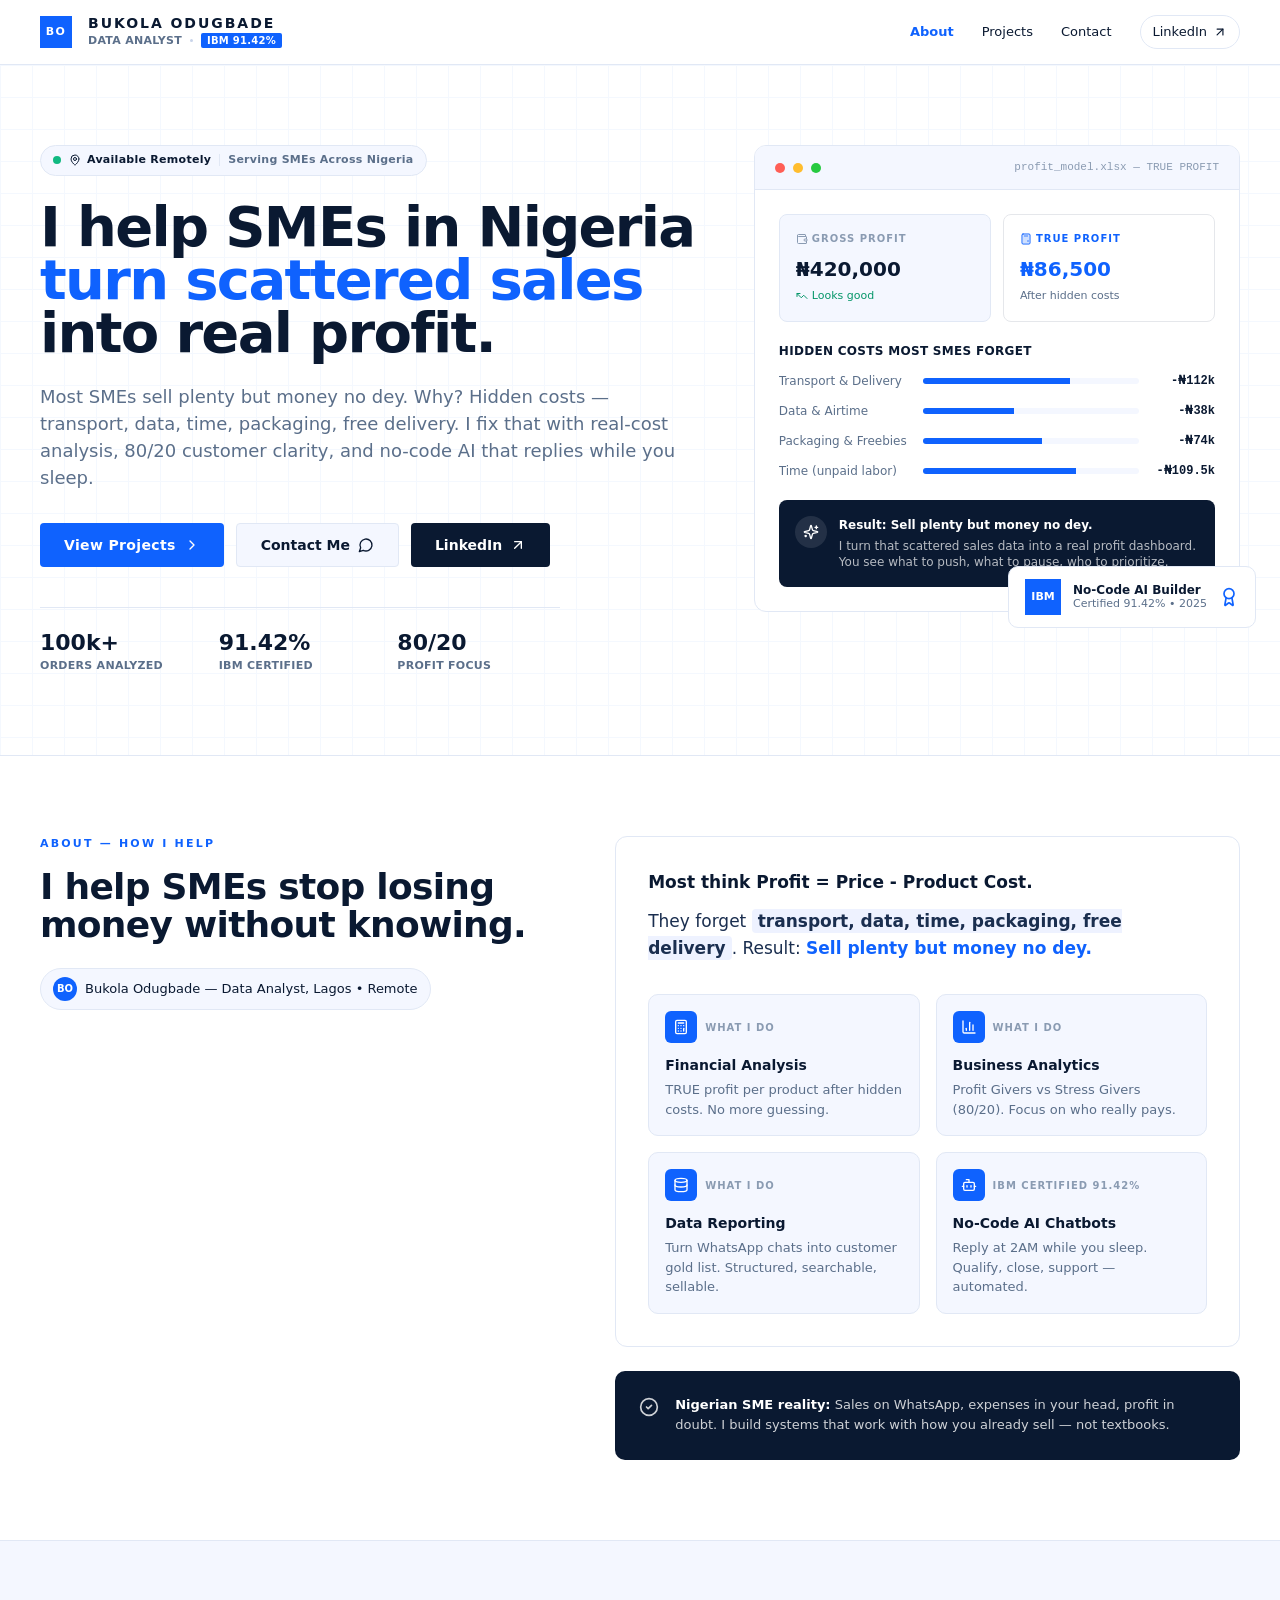
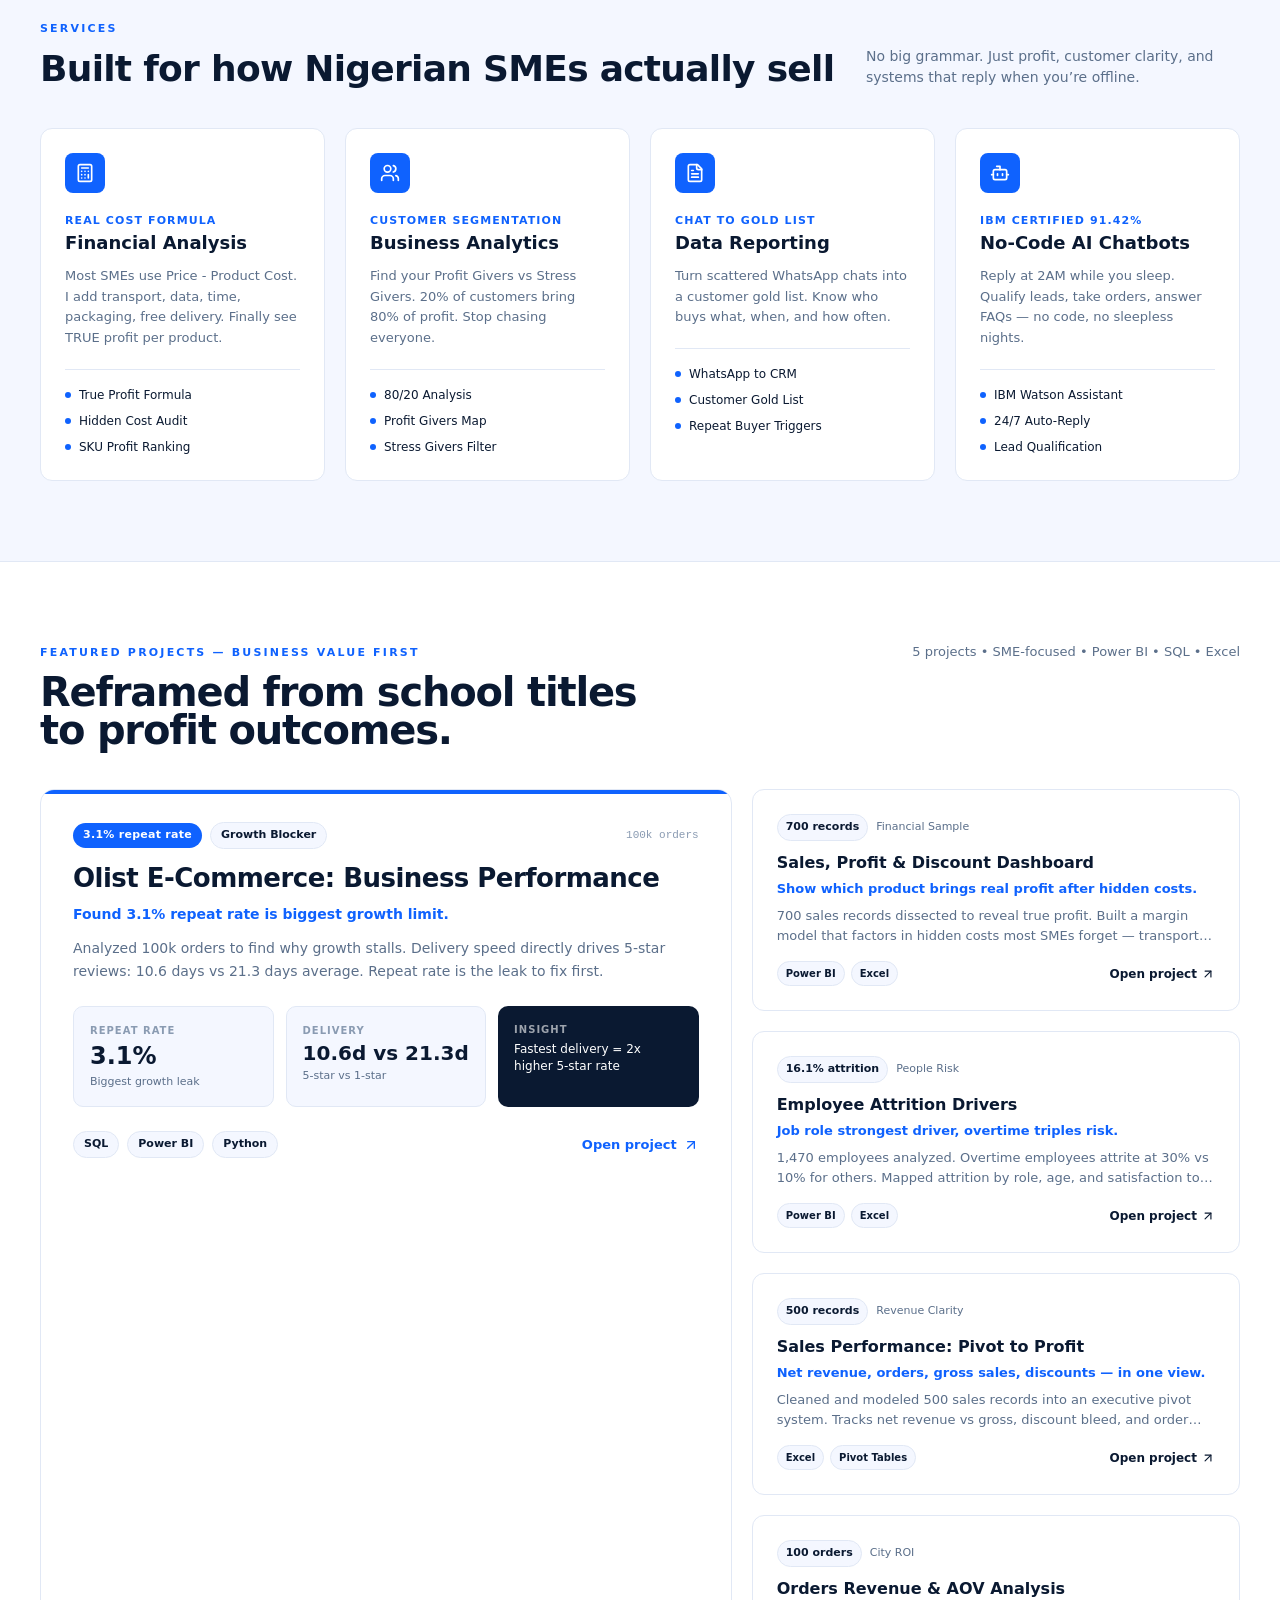
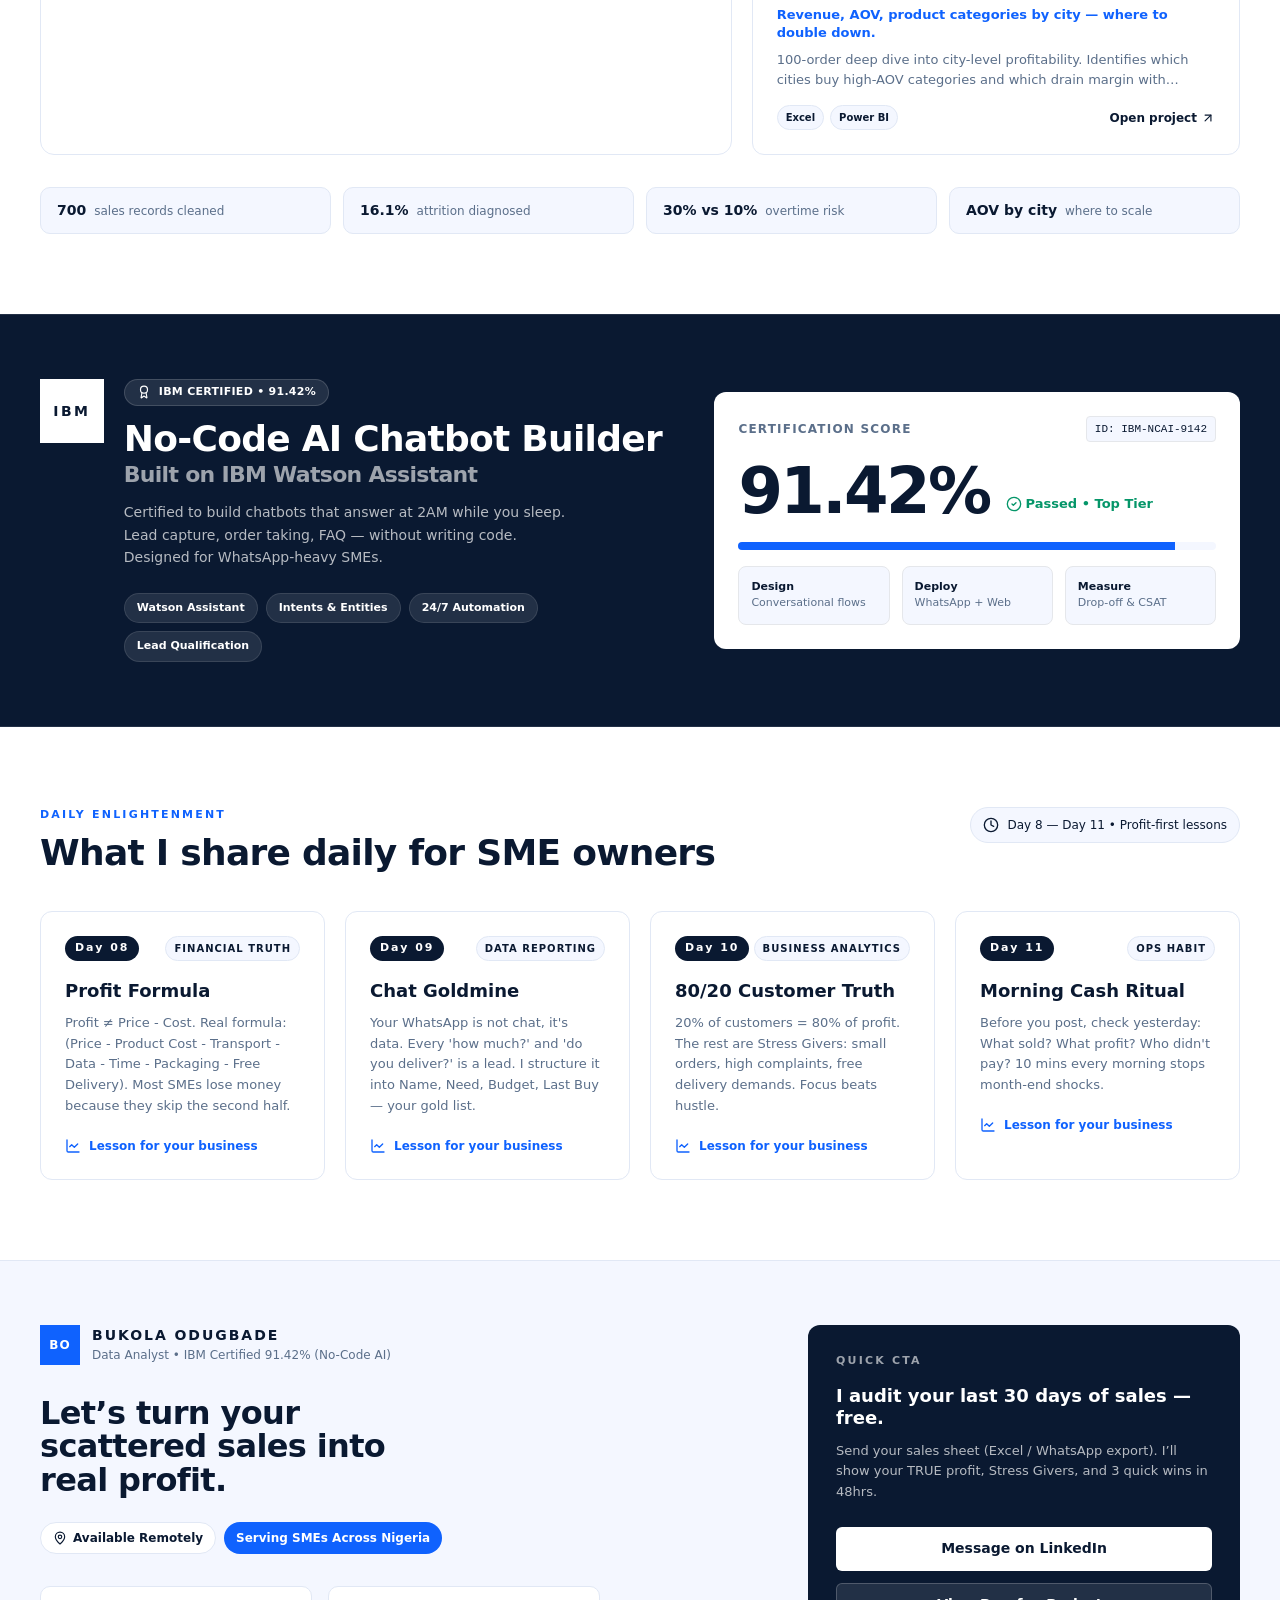
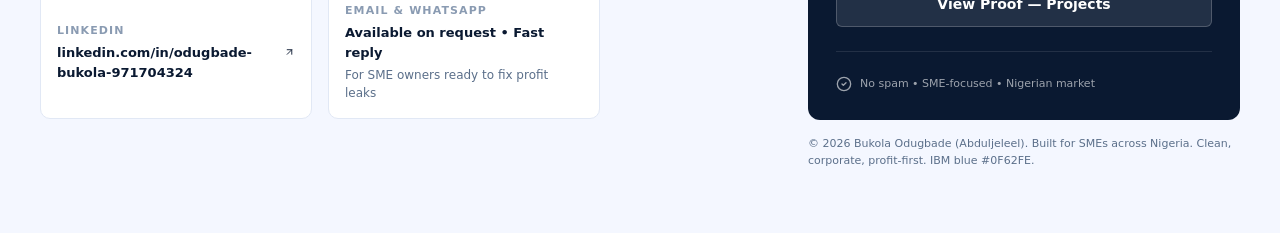
<file: Index.html>
<!DOCTYPE html>
<html lang="en">
<head>
  <meta charset="UTF-8">
  <meta name="viewport" content="width=device-width, initial-scale=1">
  <title>React Artifact</title>
  <style>*,:after,:before{--tw-border-spacing-x:0;--tw-border-spacing-y:0;--tw-translate-x:0;--tw-translate-y:0;--tw-rotate:0;--tw-skew-x:0;--tw-skew-y:0;--tw-scale-x:1;--tw-scale-y:1;--tw-pan-x: ;--tw-pan-y: ;--tw-pinch-zoom: ;--tw-scroll-snap-strictness:proximity;--tw-gradient-from-position: ;--tw-gradient-via-position: ;--tw-gradient-to-position: ;--tw-ordinal: ;--tw-slashed-zero: ;--tw-numeric-figure: ;--tw-numeric-spacing: ;--tw-numeric-fraction: ;--tw-ring-inset: ;--tw-ring-offset-width:0px;--tw-ring-offset-color:#fff;--tw-ring-color:rgba(59,130,246,.5);--tw-ring-offset-shadow:0 0 #0000;--tw-ring-shadow:0 0 #0000;--tw-shadow:0 0 #0000;--tw-shadow-colored:0 0 #0000;--tw-blur: ;--tw-brightness: ;--tw-contrast: ;--tw-grayscale: ;--tw-hue-rotate: ;--tw-invert: ;--tw-saturate: ;--tw-sepia: ;--tw-drop-shadow: ;--tw-backdrop-blur: ;--tw-backdrop-brightness: ;--tw-backdrop-contrast: ;--tw-backdrop-grayscale: ;--tw-backdrop-hue-rotate: ;--tw-backdrop-invert: ;--tw-backdrop-opacity: ;--tw-backdrop-saturate: ;--tw-backdrop-sepia: ;--tw-contain-size: ;--tw-contain-layout: ;--tw-contain-paint: ;--tw-contain-style: }::backdrop{--tw-border-spacing-x:0;--tw-border-spacing-y:0;--tw-translate-x:0;--tw-translate-y:0;--tw-rotate:0;--tw-skew-x:0;--tw-skew-y:0;--tw-scale-x:1;--tw-scale-y:1;--tw-pan-x: ;--tw-pan-y: ;--tw-pinch-zoom: ;--tw-scroll-snap-strictness:proximity;--tw-gradient-from-position: ;--tw-gradient-via-position: ;--tw-gradient-to-position: ;--tw-ordinal: ;--tw-slashed-zero: ;--tw-numeric-figure: ;--tw-numeric-spacing: ;--tw-numeric-fraction: ;--tw-ring-inset: ;--tw-ring-offset-width:0px;--tw-ring-offset-color:#fff;--tw-ring-color:rgba(59,130,246,.5);--tw-ring-offset-shadow:0 0 #0000;--tw-ring-shadow:0 0 #0000;--tw-shadow:0 0 #0000;--tw-shadow-colored:0 0 #0000;--tw-blur: ;--tw-brightness: ;--tw-contrast: ;--tw-grayscale: ;--tw-hue-rotate: ;--tw-invert: ;--tw-saturate: ;--tw-sepia: ;--tw-drop-shadow: ;--tw-backdrop-blur: ;--tw-backdrop-brightness: ;--tw-backdrop-contrast: ;--tw-backdrop-grayscale: ;--tw-backdrop-hue-rotate: ;--tw-backdrop-invert: ;--tw-backdrop-opacity: ;--tw-backdrop-saturate: ;--tw-backdrop-sepia: ;--tw-contain-size: ;--tw-contain-layout: ;--tw-contain-paint: ;--tw-contain-style: }/*! tailwindcss v3.4.18 | MIT License | https://tailwindcss.com*/*,:after,:before{box-sizing:border-box;border:0 solid #e5e7eb}:after,:before{--tw-content:""}:host,html{line-height:1.5;-webkit-text-size-adjust:100%;-moz-tab-size:4;-o-tab-size:4;tab-size:4;font-family:ui-sans-serif,system-ui,sans-serif,Apple Color Emoji,Segoe UI Emoji,Segoe UI Symbol,Noto Color Emoji;font-feature-settings:normal;font-variation-settings:normal;-webkit-tap-highlight-color:transparent}body{margin:0;line-height:inherit}hr{height:0;color:inherit;border-top-width:1px}abbr:where([title]){-webkit-text-decoration:underline dotted;text-decoration:underline dotted}h1,h2,h3,h4,h5,h6{font-size:inherit;font-weight:inherit}a{color:inherit;text-decoration:inherit}b,strong{font-weight:bolder}code,kbd,pre,samp{font-family:ui-monospace,SFMono-Regular,Menlo,Monaco,Consolas,Liberation Mono,Courier New,monospace;font-feature-settings:normal;font-variation-settings:normal;font-size:1em}small{font-size:80%}sub,sup{font-size:75%;line-height:0;position:relative;vertical-align:baseline}sub{bottom:-.25em}sup{top:-.5em}table{text-indent:0;border-color:inherit;border-collapse:collapse}button,input,optgroup,select,textarea{font-family:inherit;font-feature-settings:inherit;font-variation-settings:inherit;font-size:100%;font-weight:inherit;line-height:inherit;letter-spacing:inherit;color:inherit;margin:0;padding:0}button,select{text-transform:none}button,input:where([type=button]),input:where([type=reset]),input:where([type=submit]){-webkit-appearance:button;background-color:transparent;background-image:none}:-moz-focusring{outline:auto}:-moz-ui-invalid{box-shadow:none}progress{vertical-align:baseline}::-webkit-inner-spin-button,::-webkit-outer-spin-button{height:auto}[type=search]{-webkit-appearance:textfield;outline-offset:-2px}::-webkit-search-decoration{-webkit-appearance:none}::-webkit-file-upload-button{-webkit-appearance:button;font:inherit}summary{display:list-item}blockquote,dd,dl,figure,h1,h2,h3,h4,h5,h6,hr,p,pre{margin:0}fieldset{margin:0}fieldset,legend{padding:0}menu,ol,ul{list-style:none;margin:0;padding:0}dialog{padding:0}textarea{resize:vertical}input::-moz-placeholder,textarea::-moz-placeholder{opacity:1;color:#9ca3af}input::placeholder,textarea::placeholder{opacity:1;color:#9ca3af}[role=button],button{cursor:pointer}:disabled{cursor:default}audio,canvas,embed,iframe,img,object,svg,video{display:block;vertical-align:middle}img,video{max-width:100%;height:auto}[hidden]:where(:not([hidden=until-found])){display:none}.pointer-events-none{pointer-events:none}.fixed{position:fixed}.absolute{position:absolute}.relative{position:relative}.sticky{position:sticky}.inset-0{inset:0}.-bottom-4{bottom:-1rem}.-right-2{right:-.5rem}.bottom-5{bottom:1.25rem}.left-0{left:0}.left-1\/2{left:50%}.right-0{right:0}.top-0{top:0}.z-40{z-index:40}.z-50{z-index:50}.mx-auto{margin-left:auto;margin-right:auto}.mb-1{margin-bottom:.25rem}.mb-10{margin-bottom:2.5rem}.mb-3{margin-bottom:.75rem}.mb-4{margin-bottom:1rem}.mb-6{margin-bottom:1.5rem}.ml-auto{margin-left:auto}.mt-0\.5{margin-top:.125rem}.mt-1{margin-top:.25rem}.mt-10{margin-top:2.5rem}.mt-2{margin-top:.5rem}.mt-3{margin-top:.75rem}.mt-4{margin-top:1rem}.mt-5{margin-top:1.25rem}.mt-6{margin-top:1.5rem}.mt-8{margin-top:2rem}.mt-\[2px\]{margin-top:2px}.line-clamp-2{overflow:hidden;display:-webkit-box;-webkit-box-orient:vertical;-webkit-line-clamp:2}.block{display:block}.flex{display:flex}.inline-flex{display:inline-flex}.grid{display:grid}.hidden{display:none}.h-1\.5{height:.375rem}.h-10{height:2.5rem}.h-11{height:2.75rem}.h-16{height:4rem}.h-2{height:.5rem}.h-2\.5{height:.625rem}.h-3{height:.75rem}.h-3\.5{height:.875rem}.h-4{height:1rem}.h-5{height:1.25rem}.h-6{height:1.5rem}.h-8{height:2rem}.h-9{height:2.25rem}.h-\[3px\]{height:3px}.h-\[44px\]{height:44px}.h-\[4px\]{height:4px}.h-\[64px\]{height:64px}.h-\[var\(--safe-area-inset-top\)\]{height:var(--safe-area-inset-top)}.h-full{height:100%}.min-h-screen{min-height:100vh}.w-1\.5{width:.375rem}.w-10{width:2.5rem}.w-16{width:4rem}.w-2{width:.5rem}.w-2\.5{width:.625rem}.w-3{width:.75rem}.w-3\.5{width:.875rem}.w-4{width:1rem}.w-5{width:1.25rem}.w-6{width:1.5rem}.w-8{width:2rem}.w-9{width:2.25rem}.w-\[132px\]{width:132px}.w-\[1px\]{width:1px}.w-\[3px\]{width:3px}.w-\[64px\]{width:64px}.w-full{width:100%}.max-w-\[1280px\]{max-width:1280px}.max-w-\[18ch\]{max-width:18ch}.max-w-\[42ch\]{max-width:42ch}.max-w-\[520px\]{max-width:520px}.max-w-\[52ch\]{max-width:52ch}.max-w-\[560px\]{max-width:560px}.max-w-\[58ch\]{max-width:58ch}.flex-1{flex:1 1 0%}.flex-shrink-0{flex-shrink:0}.-translate-x-1\/2{--tw-translate-x:-50%}.-translate-x-1\/2,.rotate-180{transform:translate(var(--tw-translate-x),var(--tw-translate-y)) rotate(var(--tw-rotate)) skewX(var(--tw-skew-x)) skewY(var(--tw-skew-y)) scaleX(var(--tw-scale-x)) scaleY(var(--tw-scale-y))}.rotate-180{--tw-rotate:180deg}@keyframes pulse{50%{opacity:.5}}.animate-pulse{animation:pulse 2s cubic-bezier(.4,0,.6,1) infinite}.grid-cols-2{grid-template-columns:repeat(2,minmax(0,1fr))}.grid-cols-3{grid-template-columns:repeat(3,minmax(0,1fr))}.flex-wrap{flex-wrap:wrap}.place-items-center{place-items:center}.items-start{align-items:flex-start}.items-end{align-items:flex-end}.items-center{align-items:center}.items-baseline{align-items:baseline}.justify-between{justify-content:space-between}.gap-1{gap:.25rem}.gap-1\.5{gap:.375rem}.gap-10{gap:2.5rem}.gap-2{gap:.5rem}.gap-3{gap:.75rem}.gap-4{gap:1rem}.gap-5{gap:1.25rem}.gap-6{gap:1.5rem}.gap-7{gap:1.75rem}.gap-8{gap:2rem}.space-y-2>:not([hidden])~:not([hidden]){--tw-space-y-reverse:0;margin-top:calc(.5rem*(1 - var(--tw-space-y-reverse)));margin-bottom:calc(.5rem*var(--tw-space-y-reverse))}.space-y-3>:not([hidden])~:not([hidden]){--tw-space-y-reverse:0;margin-top:calc(.75rem*(1 - var(--tw-space-y-reverse)));margin-bottom:calc(.75rem*var(--tw-space-y-reverse))}.space-y-5>:not([hidden])~:not([hidden]){--tw-space-y-reverse:0;margin-top:calc(1.25rem*(1 - var(--tw-space-y-reverse)));margin-bottom:calc(1.25rem*var(--tw-space-y-reverse))}.space-y-6>:not([hidden])~:not([hidden]){--tw-space-y-reverse:0;margin-top:calc(1.5rem*(1 - var(--tw-space-y-reverse)));margin-bottom:calc(1.5rem*var(--tw-space-y-reverse))}.self-start{align-self:flex-start}.overflow-hidden,.truncate{overflow:hidden}.truncate{text-overflow:ellipsis;white-space:nowrap}.rounded{border-radius:.25rem}.rounded-\[10px\]{border-radius:10px}.rounded-\[12px\]{border-radius:12px}.rounded-\[14px\]{border-radius:14px}.rounded-\[2px\]{border-radius:2px}.rounded-\[4px\]{border-radius:4px}.rounded-\[6px\]{border-radius:6px}.rounded-\[8px\]{border-radius:8px}.rounded-full{border-radius:9999px}.border{border-width:1px}.border-y{border-top-width:1px}.border-b,.border-y{border-bottom-width:1px}.border-t{border-top-width:1px}.border-\[var\(--border\)\]{border-color:var(--border)}.border-white\/10{border-color:hsla(0,0%,100%,.1)}.border-white\/15{border-color:hsla(0,0%,100%,.15)}.border-white\/20{border-color:hsla(0,0%,100%,.2)}.bg-\[\#27CA40\]{--tw-bg-opacity:1;background-color:rgb(39 202 64/var(--tw-bg-opacity,1))}.bg-\[\#FF5F56\]{--tw-bg-opacity:1;background-color:rgb(255 95 86/var(--tw-bg-opacity,1))}.bg-\[\#FFBD2E\]{--tw-bg-opacity:1;background-color:rgb(255 189 46/var(--tw-bg-opacity,1))}.bg-\[color-mix\(in_srgb\2c var\(--bg\)_88\%\2c transparent\)\]{background-color:color-mix(in srgb,var(--bg) 88%,transparent)}.bg-\[var\(--bg\)\]{background-color:var(--bg)}.bg-\[var\(--border\)\]{background-color:var(--border)}.bg-\[var\(--border-strong\)\]{background-color:var(--border-strong)}.bg-\[var\(--ibm-blue\)\]{background-color:var(--ibm-blue)}.bg-\[var\(--ink\)\]{background-color:var(--ink)}.bg-\[var\(--navy\)\]{background-color:var(--navy)}.bg-\[var\(--surface\)\]{background-color:var(--surface)}.bg-\[var\(--surface-2\)\]{background-color:var(--surface-2)}.bg-\[var\(--surface-3\)\]{background-color:var(--surface-3)}.bg-emerald-500{--tw-bg-opacity:1;background-color:rgb(16 185 129/var(--tw-bg-opacity,1))}.bg-white{--tw-bg-opacity:1;background-color:rgb(255 255 255/var(--tw-bg-opacity,1))}.bg-white\/10{background-color:hsla(0,0%,100%,.1)}.p-3{padding:.75rem}.p-4{padding:1rem}.p-5{padding:1.25rem}.p-6{padding:1.5rem}.px-1\.5{padding-left:.375rem;padding-right:.375rem}.px-2{padding-left:.5rem;padding-right:.5rem}.px-2\.5{padding-left:.625rem;padding-right:.625rem}.px-3{padding-left:.75rem;padding-right:.75rem}.px-4{padding-left:1rem;padding-right:1rem}.px-5{padding-left:1.25rem;padding-right:1.25rem}.px-6{padding-left:1.5rem;padding-right:1.5rem}.py-0\.5{padding-top:.125rem;padding-bottom:.125rem}.py-1{padding-top:.25rem;padding-bottom:.25rem}.py-1\.5{padding-top:.375rem;padding-bottom:.375rem}.py-10{padding-top:2.5rem;padding-bottom:2.5rem}.py-12{padding-top:3rem;padding-bottom:3rem}.py-14{padding-top:3.5rem;padding-bottom:3.5rem}.py-2{padding-top:.5rem;padding-bottom:.5rem}.py-3{padding-top:.75rem;padding-bottom:.75rem}.pt-4{padding-top:1rem}.pt-6{padding-top:1.5rem}.text-right{text-align:right}.font-mono{font-family:ui-monospace,SFMono-Regular,Menlo,Monaco,Consolas,Liberation Mono,Courier New,monospace}.text-\[10px\]{font-size:10px}.text-\[11px\]{font-size:11px}.text-\[12px\]{font-size:12px}.text-\[13px\]{font-size:13px}.text-\[14px\]{font-size:14px}.text-\[15px\]{font-size:15px}.text-\[16px\]{font-size:16px}.text-\[18px\]{font-size:18px}.text-\[20px\]{font-size:20px}.text-\[22px\]{font-size:22px}.text-\[24px\]{font-size:24px}.text-\[28px\]{font-size:28px}.text-\[32px\]{font-size:32px}.text-\[64px\]{font-size:64px}.font-\[800\]{font-weight:800}.font-\[900\],.font-black{font-weight:900}.font-bold{font-weight:700}.font-extrabold{font-weight:800}.font-medium{font-weight:500}.font-semibold{font-weight:600}.uppercase{text-transform:uppercase}.leading-\[0\.8\]{line-height:.8}.leading-\[0\.95\]{line-height:.95}.leading-\[1\.05\]{line-height:1.05}.leading-\[1\.15\]{line-height:1.15}.leading-\[1\.1\]{line-height:1.1}.leading-\[1\.2\]{line-height:1.2}.leading-\[1\.4\]{line-height:1.4}.leading-\[1\.5\]{line-height:1.5}.leading-\[1\.6\]{line-height:1.6}.leading-\[1\],.leading-none{line-height:1}.tracking-\[-0\.02em\]{letter-spacing:-.02em}.tracking-\[-0\.03em\]{letter-spacing:-.03em}.tracking-\[-0\.04em\]{letter-spacing:-.04em}.tracking-\[0\.12em\]{letter-spacing:.12em}.tracking-\[0\.14em\]{letter-spacing:.14em}.tracking-\[0\.18em\]{letter-spacing:.18em}.tracking-\[0\.2em\]{letter-spacing:.2em}.tracking-wide{letter-spacing:.025em}.tracking-widest{letter-spacing:.1em}.text-\[var\(--bg\)\]{color:var(--bg)}.text-\[var\(--ibm-blue\)\]{color:var(--ibm-blue)}.text-\[var\(--ink\)\]{color:var(--ink)}.text-\[var\(--ink-2\)\]{color:var(--ink-2)}.text-\[var\(--ink-faint\)\]{color:var(--ink-faint)}.text-\[var\(--ink-muted\)\]{color:var(--ink-muted)}.text-\[var\(--navy\)\]{color:var(--navy)}.text-emerald-600{--tw-text-opacity:1;color:rgb(5 150 105/var(--tw-text-opacity,1))}.text-white{--tw-text-opacity:1;color:rgb(255 255 255/var(--tw-text-opacity,1))}.text-white\/60{color:hsla(0,0%,100%,.6)}.text-white\/70{color:hsla(0,0%,100%,.7)}.text-white\/80{color:hsla(0,0%,100%,.8)}.opacity-\[0\.04\]{opacity:.04}.shadow-lg{--tw-shadow:0 10px 15px -3px rgba(0,0,0,.1),0 4px 6px -4px rgba(0,0,0,.1);--tw-shadow-colored:0 10px 15px -3px var(--tw-shadow-color),0 4px 6px -4px var(--tw-shadow-color);box-shadow:var(--tw-ring-offset-shadow,0 0 #0000),var(--tw-ring-shadow,0 0 #0000),var(--tw-shadow)}.shadow-\[var\(--card-shadow\)\]{--tw-shadow-color:var(--card-shadow);--tw-shadow:var(--tw-shadow-colored)}.ring-white{--tw-ring-opacity:1;--tw-ring-color:rgb(255 255 255/var(--tw-ring-opacity,1))}.filter{filter:var(--tw-blur) var(--tw-brightness) var(--tw-contrast) var(--tw-grayscale) var(--tw-hue-rotate) var(--tw-invert) var(--tw-saturate) var(--tw-sepia) var(--tw-drop-shadow)}.backdrop-blur-xl{--tw-backdrop-blur:blur(24px);backdrop-filter:var(--tw-backdrop-blur) var(--tw-backdrop-brightness) var(--tw-backdrop-contrast) var(--tw-backdrop-grayscale) var(--tw-backdrop-hue-rotate) var(--tw-backdrop-invert) var(--tw-backdrop-opacity) var(--tw-backdrop-saturate) var(--tw-backdrop-sepia)}.transition-all{transition-property:all;transition-timing-function:cubic-bezier(.4,0,.2,1);transition-duration:.15s}.transition-colors{transition-property:color,background-color,border-color,text-decoration-color,fill,stroke;transition-timing-function:cubic-bezier(.4,0,.2,1);transition-duration:.15s}.transition-opacity{transition-property:opacity;transition-timing-function:cubic-bezier(.4,0,.2,1);transition-duration:.15s}.transition-shadow{transition-property:box-shadow;transition-timing-function:cubic-bezier(.4,0,.2,1);transition-duration:.15s}:root{--ibm-blue:#0f62fe;--ibm-blue-hover:#0353e9;--bg:#fff;--surface:#f4f7ff;--surface-2:#fff;--surface-3:#eef2ff;--ink:#0a1931;--ink-2:#1a2e4f;--ink-muted:#5b6f8a;--ink-faint:#8a9bb2;--border:#e1e8f5;--border-strong:#c8d4ea;--navy:#0a1931;--navy-2:#102542;--success:#0f62fe;--card-shadow:0 1px 2px rgba(10,25,49,.06),0 8px 24px rgba(10,25,49,.06);--card-shadow-hover:0 4px 12px rgba(10,25,49,.08),0 16px 40px rgba(10,25,49,.12)}@media (prefers-color-scheme:dark){:root{--bg:#070e1e;--surface:#0e1a30;--surface-2:#111e36;--surface-3:#172a4a;--ink:#eaf0ff;--ink-2:#c2d0e8;--ink-muted:#8a9fc0;--ink-faint:#5f7aa0;--border:#1e3357;--border-strong:#2a456f;--navy:#070e1e;--navy-2:#0e1a30;--card-shadow:0 1px 2px rgba(0,0,0,.4),0 8px 24px rgba(0,0,0,.3);--card-shadow-hover:0 4px 12px rgba(0,0,0,.5),0 16px 40px rgba(0,0,0,.4)}}*{-webkit-font-smoothing:antialiased;-moz-osx-font-smoothing:grayscale}html{scroll-behavior:smooth}body{background:var(--bg);color:var(--ink);font-family:Sora,General Sans,IBM Plex Sans,ui-sans-serif,system-ui,-apple-system,BlinkMacSystemFont,Segoe UI,sans-serif;line-height:1.5}.no-scrollbar::-webkit-scrollbar{display:none}.no-scrollbar{-ms-overflow-style:none;scrollbar-width:none}.selection\:bg-\[var\(--ibm-blue\)\] ::-moz-selection{background-color:var(--ibm-blue)}.selection\:bg-\[var\(--ibm-blue\)\] ::selection{background-color:var(--ibm-blue)}.selection\:text-white ::-moz-selection{--tw-text-opacity:1;color:rgb(255 255 255/var(--tw-text-opacity,1))}.selection\:text-white ::selection{--tw-text-opacity:1;color:rgb(255 255 255/var(--tw-text-opacity,1))}.selection\:bg-\[var\(--ibm-blue\)\]::-moz-selection{background-color:var(--ibm-blue)}.selection\:bg-\[var\(--ibm-blue\)\]::selection{background-color:var(--ibm-blue)}.selection\:text-white::-moz-selection{--tw-text-opacity:1;color:rgb(255 255 255/var(--tw-text-opacity,1))}.selection\:text-white::selection{--tw-text-opacity:1;color:rgb(255 255 255/var(--tw-text-opacity,1))}.hover\:-translate-y-\[1px\]:hover{--tw-translate-y:-1px}.hover\:-translate-y-\[1px\]:hover,.hover\:-translate-y-\[2px\]:hover{transform:translate(var(--tw-translate-x),var(--tw-translate-y)) rotate(var(--tw-rotate)) skewX(var(--tw-skew-x)) skewY(var(--tw-skew-y)) scaleX(var(--tw-scale-x)) scaleY(var(--tw-scale-y))}.hover\:-translate-y-\[2px\]:hover{--tw-translate-y:-2px}.hover\:border-\[var\(--border-strong\)\]:hover{border-color:var(--border-strong)}.hover\:border-\[var\(--ibm-blue\)\]:hover{border-color:var(--ibm-blue)}.hover\:bg-\[var\(--ibm-blue-hover\)\]:hover{background-color:var(--ibm-blue-hover)}.hover\:bg-white\/15:hover{background-color:hsla(0,0%,100%,.15)}.hover\:bg-white\/90:hover{background-color:hsla(0,0%,100%,.9)}.hover\:text-\[var\(--ibm-blue\)\]:hover{color:var(--ibm-blue)}.hover\:underline:hover{text-decoration-line:underline}.hover\:opacity-90:hover{opacity:.9}.hover\:shadow-\[var\(--card-shadow-hover\)\]:hover{--tw-shadow-color:var(--card-shadow-hover);--tw-shadow:var(--tw-shadow-colored)}.group:hover .group-hover\:text-\[var\(--ibm-blue\)\]{color:var(--ibm-blue)}.data-\[active\=true\]\:border-\[var\(--ibm-blue\)\][data-active=true]{border-color:var(--ibm-blue)}.data-\[active\=true\]\:text-\[var\(--ibm-blue\)\][data-active=true]{color:var(--ibm-blue)}.data-\[active\=true\]\:ring-2[data-active=true]{--tw-ring-offset-shadow:var(--tw-ring-inset) 0 0 0 var(--tw-ring-offset-width) var(--tw-ring-offset-color);--tw-ring-shadow:var(--tw-ring-inset) 0 0 0 calc(2px + var(--tw-ring-offset-width)) var(--tw-ring-color);box-shadow:var(--tw-ring-offset-shadow),var(--tw-ring-shadow),var(--tw-shadow,0 0 #0000)}@media (min-width:640px){.sm\:grid-cols-2{grid-template-columns:repeat(2,minmax(0,1fr))}}@media (min-width:768px){.md\:-right-4{right:-1rem}.md\:flex{display:flex}.md\:grid{display:grid}.md\:hidden{display:none}.md\:grid-cols-2{grid-template-columns:repeat(2,minmax(0,1fr))}.md\:grid-cols-4{grid-template-columns:repeat(4,minmax(0,1fr))}.md\:p-6{padding:1.5rem}.md\:p-7{padding:1.75rem}.md\:p-8{padding:2rem}.md\:px-8{padding-left:2rem;padding-right:2rem}.md\:py-16{padding-top:4rem;padding-bottom:4rem}.md\:py-20{padding-top:5rem;padding-bottom:5rem}.md\:text-\[14px\]{font-size:14px}.md\:text-\[17px\]{font-size:17px}.md\:text-\[18px\]{font-size:18px}.md\:text-\[22px\]{font-size:22px}.md\:text-\[26px\]{font-size:26px}.md\:text-\[32px\]{font-size:32px}.md\:text-\[36px\]{font-size:36px}.md\:text-\[40px\]{font-size:40px}.md\:text-\[48px\]{font-size:48px}}@media (min-width:1024px){.lg\:sticky{position:sticky}.lg\:top-\[88px\]{top:88px}.lg\:col-span-5{grid-column:span 5/span 5}.lg\:col-span-7{grid-column:span 7/span 7}.lg\:grid-cols-12{grid-template-columns:repeat(12,minmax(0,1fr))}.lg\:grid-cols-4{grid-template-columns:repeat(4,minmax(0,1fr))}.lg\:grid-cols-\[0\.9fr_1\.1fr\]{grid-template-columns:.9fr 1.1fr}.lg\:grid-cols-\[1\.15fr_0\.85fr\]{grid-template-columns:1.15fr .85fr}.lg\:grid-cols-\[1\.1fr_0\.9fr\]{grid-template-columns:1.1fr .9fr}.lg\:grid-cols-\[1\.2fr_0\.8fr\]{grid-template-columns:1.2fr .8fr}.lg\:gap-14{gap:3.5rem}.lg\:gap-16{gap:4rem}.lg\:px-10{padding-left:2.5rem;padding-right:2.5rem}.lg\:py-20{padding-top:5rem;padding-bottom:5rem}.lg\:pl-8{padding-left:2rem}.lg\:text-\[56px\]{font-size:56px}}
@tailwind base;@tailwind components;@tailwind utilities;:root{--ibm-blue:#0f62fe;--ibm-blue-hover:#0353e9;--bg:#fff;--surface:#f4f7ff;--surface-2:#fff;--surface-3:#eef2ff;--ink:#0a1931;--ink-2:#1a2e4f;--ink-muted:#5b6f8a;--ink-faint:#8a9bb2;--border:#e1e8f5;--border-strong:#c8d4ea;--navy:#0a1931;--navy-2:#102542;--success:#0f62fe;--card-shadow:0 1px 2px #0a19310f,0 8px 24px #0a19310f;--card-shadow-hover:0 4px 12px #0a193114,0 16px 40px #0a19311f}@media (prefers-color-scheme:dark){:root{--bg:#070e1e;--surface:#0e1a30;--surface-2:#111e36;--surface-3:#172a4a;--ink:#eaf0ff;--ink-2:#c2d0e8;--ink-muted:#8a9fc0;--ink-faint:#5f7aa0;--border:#1e3357;--border-strong:#2a456f;--navy:#070e1e;--navy-2:#0e1a30;--card-shadow:0 1px 2px #0006,0 8px 24px #0000004d;--card-shadow-hover:0 4px 12px #00000080,0 16px 40px #0006}}*{-webkit-font-smoothing:antialiased;-moz-osx-font-smoothing:grayscale}html{scroll-behavior:smooth}body{background:var(--bg);color:var(--ink);font-family:Sora,General Sans,IBM Plex Sans,ui-sans-serif,system-ui,-apple-system,BlinkMacSystemFont,Segoe UI,Roboto,Noto Sans,Ubuntu,Cantarell,Helvetica Neue,sans-serif;line-height:1.5}.no-scrollbar::-webkit-scrollbar{display:none}.no-scrollbar{-ms-overflow-style:none;scrollbar-width:none}
</style>
</head>
<body>
  <div id="root"></div>
  
  <script type="module">var pc=Object.create;var{getPrototypeOf:mc,defineProperty:ql,getOwnPropertyNames:hc}=Object;var vc=Object.prototype.hasOwnProperty;var Be=(e,t,n)=>{n=e!=null?pc(mc(e)):{};let r=t||!e||!e.__esModule?ql(n,"default",{value:e,enumerable:!0}):n;for(let l of hc(e))if(!vc.call(r,l))ql(r,l,{get:()=>e[l],enumerable:!0});return r};var zr=(e,t)=>()=>(t||e((t={exports:{}}).exports,t),t.exports);var yc=(e,t)=>{for(var n in t)ql(e,n,{get:t[n],enumerable:!0,configurable:!0,set:(r)=>t[n]=()=>r})};var gc=(e,t)=>()=>(e&&(t=e(e=0)),t);var _t=zr((Rc)=>{var En=Symbol.for("react.element"),Sc=Symbol.for("react.portal"),wc=Symbol.for("react.fragment"),kc=Symbol.for("react.strict_mode"),Ec=Symbol.for("react.profiler"),_c=Symbol.for("react.provider"),Cc=Symbol.for("react.context"),Pc=Symbol.for("react.forward_ref"),Nc=Symbol.for("react.suspense"),zc=Symbol.for("react.memo"),Tc=Symbol.for("react.lazy"),ki=Symbol.iterator;function Fc(e){if(e===null||typeof e!=="object")return null;return e=ki&&e[ki]||e["@@iterator"],typeof e==="function"?e:null}var Ci={isMounted:function(){return!1},enqueueForceUpdate:function(){},enqueueReplaceState:function(){},enqueueSetState:function(){}},Pi=Object.assign,Ni={};function $t(e,t,n){this.props=e,this.context=t,this.refs=Ni,this.updater=n||Ci}$t.prototype.isReactComponent={};$t.prototype.setState=function(e,t){if(typeof e!=="object"&&typeof e!=="function"&&e!=null)throw Error("setState(...): takes an object of state variables to update or a function which returns an object of state variables.");this.updater.enqueueSetState(this,e,t,"setState")};$t.prototype.forceUpdate=function(e){this.updater.enqueueForceUpdate(this,e,"forceUpdate")};function zi(){}zi.prototype=$t.prototype;function bl(e,t,n){this.props=e,this.context=t,this.refs=Ni,this.updater=n||Ci}var eu=bl.prototype=new zi;eu.constructor=bl;Pi(eu,$t.prototype);eu.isPureReactComponent=!0;var Ei=Array.isArray,Ti=Object.prototype.hasOwnProperty,tu={current:null},Fi={key:!0,ref:!0,__self:!0,__source:!0};function Li(e,t,n){var r,l={},u=null,o=null;if(t!=null)for(r in t.ref!==void 0&&(o=t.ref),t.key!==void 0&&(u=""+t.key),t)Ti.call(t,r)&&!Fi.hasOwnProperty(r)&&(l[r]=t[r]);var i=arguments.length-2;if(i===1)l.children=n;else if(1<i){for(var a=Array(i),f=0;f<i;f++)a[f]=arguments[f+2];l.children=a}if(e&&e.defaultProps)for(r in i=e.defaultProps,i)l[r]===void 0&&(l[r]=i[r]);return{$$typeof:En,type:e,key:u,ref:o,props:l,_owner:tu.current}}function Lc(e,t){return{$$typeof:En,type:e.type,key:t,ref:e.ref,props:e.props,_owner:e._owner}}function nu(e){return typeof e==="object"&&e!==null&&e.$$typeof===En}function Mc(e){var t={"=":"=0",":":"=2"};return"$"+e.replace(/[=:]/g,function(n){return t[n]})}var _i=/\/+/g;function jl(e,t){return typeof e==="object"&&e!==null&&e.key!=null?Mc(""+e.key):t.toString(36)}function Fr(e,t,n,r,l){var u=typeof e;if(u==="undefined"||u==="boolean")e=null;var o=!1;if(e===null)o=!0;else switch(u){case"string":case"number":o=!0;break;case"object":switch(e.$$typeof){case En:case Sc:o=!0}}if(o)return o=e,l=l(o),e=r===""?"."+jl(o,0):r,Ei(l)?(n="",e!=null&&(n=e.replace(_i,"$&/")+"/"),Fr(l,t,n,"",function(f){return f})):l!=null&&(nu(l)&&(l=Lc(l,n+(!l.key||o&&o.key===l.key?"":(""+l.key).replace(_i,"$&/")+"/")+e)),t.push(l)),1;if(o=0,r=r===""?".":r+":",Ei(e))for(var i=0;i<e.length;i++){u=e[i];var a=r+jl(u,i);o+=Fr(u,t,n,a,l)}else if(a=Fc(e),typeof a==="function")for(e=a.call(e),i=0;!(u=e.next()).done;)u=u.value,a=r+jl(u,i++),o+=Fr(u,t,n,a,l);else if(u==="object")throw t=String(e),Error("Objects are not valid as a React child (found: "+(t==="[object Object]"?"object with keys {"+Object.keys(e).join(", ")+"}":t)+"). If you meant to render a collection of children, use an array instead.");return o}function Tr(e,t,n){if(e==null)return e;var r=[],l=0;return Fr(e,r,"","",function(u){return t.call(n,u,l++)}),r}function Dc(e){if(e._status===-1){var t=e._result;t=t(),t.then(function(n){if(e._status===0||e._status===-1)e._status=1,e._result=n},function(n){if(e._status===0||e._status===-1)e._status=2,e._result=n}),e._status===-1&&(e._status=0,e._result=t)}if(e._status===1)return e._result.default;throw e._result}var re={current:null},Lr={transition:null},Oc={ReactCurrentDispatcher:re,ReactCurrentBatchConfig:Lr,ReactCurrentOwner:tu};function Mi(){throw Error("act(...) is not supported in production builds of React.")}Rc.Children={map:Tr,forEach:function(e,t,n){Tr(e,function(){t.apply(this,arguments)},n)},count:function(e){var t=0;return Tr(e,function(){t++}),t},toArray:function(e){return Tr(e,function(t){return t})||[]},only:function(e){if(!nu(e))throw Error("React.Children.only expected to receive a single React element child.");return e}};Rc.Component=$t;Rc.Fragment=wc;Rc.Profiler=Ec;Rc.PureComponent=bl;Rc.StrictMode=kc;Rc.Suspense=Nc;Rc.__SECRET_INTERNALS_DO_NOT_USE_OR_YOU_WILL_BE_FIRED=Oc;Rc.act=Mi;Rc.cloneElement=function(e,t,n){if(e===null||e===void 0)throw Error("React.cloneElement(...): The argument must be a React element, but you passed "+e+".");var r=Pi({},e.props),l=e.key,u=e.ref,o=e._owner;if(t!=null){if(t.ref!==void 0&&(u=t.ref,o=tu.current),t.key!==void 0&&(l=""+t.key),e.type&&e.type.defaultProps)var i=e.type.defaultProps;for(a in t)Ti.call(t,a)&&!Fi.hasOwnProperty(a)&&(r[a]=t[a]===void 0&&i!==void 0?i[a]:t[a])}var a=arguments.length-2;if(a===1)r.children=n;else if(1<a){i=Array(a);for(var f=0;f<a;f++)i[f]=arguments[f+2];r.children=i}return{$$typeof:En,type:e.type,key:l,ref:u,props:r,_owner:o}};Rc.createContext=function(e){return e={$$typeof:Cc,_currentValue:e,_currentValue2:e,_threadCount:0,Provider:null,Consumer:null,_defaultValue:null,_globalName:null},e.Provider={$$typeof:_c,_context:e},e.Consumer=e};Rc.createElement=Li;Rc.createFactory=function(e){var t=Li.bind(null,e);return t.type=e,t};Rc.createRef=function(){return{current:null}};Rc.forwardRef=function(e){return{$$typeof:Pc,render:e}};Rc.isValidElement=nu;Rc.lazy=function(e){return{$$typeof:Tc,_payload:{_status:-1,_result:e},_init:Dc}};Rc.memo=function(e,t){return{$$typeof:zc,type:e,compare:t===void 0?null:t}};Rc.startTransition=function(e){var t=Lr.transition;Lr.transition={};try{e()}finally{Lr.transition=t}};Rc.unstable_act=Mi;Rc.useCallback=function(e,t){return re.current.useCallback(e,t)};Rc.useContext=function(e){return re.current.useContext(e)};Rc.useDebugValue=function(){};Rc.useDeferredValue=function(e){return re.current.useDeferredValue(e)};Rc.useEffect=function(e,t){return re.current.useEffect(e,t)};Rc.useId=function(){return re.current.useId()};Rc.useImperativeHandle=function(e,t,n){return re.current.useImperativeHandle(e,t,n)};Rc.useInsertionEffect=function(e,t){return re.current.useInsertionEffect(e,t)};Rc.useLayoutEffect=function(e,t){return re.current.useLayoutEffect(e,t)};Rc.useMemo=function(e,t){return re.current.useMemo(e,t)};Rc.useReducer=function(e,t,n){return re.current.useReducer(e,t,n)};Rc.useRef=function(e){return re.current.useRef(e)};Rc.useState=function(e){return re.current.useState(e)};Rc.useSyncExternalStore=function(e,t,n){return re.current.useSyncExternalStore(e,t,n)};Rc.useTransition=function(){return re.current.useTransition()};Rc.version="18.3.1"});var Vi=zr((gd)=>{function lu(e,t){var n=e.length;e.push(t);e:for(;0<n;){var r=n-1>>>1,l=e[r];if(0<Mr(l,t))e[r]=t,e[n]=l,n=r;else break e}}function _e(e){return e.length===0?null:e[0]}function Ir(e){if(e.length===0)return null;var t=e[0],n=e.pop();if(n!==t){e[0]=n;e:for(var r=0,l=e.length,u=l>>>1;r<u;){var o=2*(r+1)-1,i=e[o],a=o+1,f=e[a];if(0>Mr(i,n))a<l&&0>Mr(f,i)?(e[r]=f,e[a]=n,r=a):(e[r]=i,e[o]=n,r=o);else if(a<l&&0>Mr(f,n))e[r]=f,e[a]=n,r=a;else break e}}return t}function Mr(e,t){var n=e.sortIndex-t.sortIndex;return n!==0?n:e.id-t.id}if(typeof performance==="object"&&typeof performance.now==="function")uu=performance,gd.unstable_now=function(){return uu.now()};else Dr=Date,ou=Dr.now(),gd.unstable_now=function(){return Dr.now()-ou};var uu,Dr,ou,Me=[],be=[],yd=1,ve=null,j=3,xr=!1,Ct=!1,Cn=!1,Oi=typeof setTimeout==="function"?setTimeout:null,Ri=typeof clearTimeout==="function"?clearTimeout:null,Di=typeof setImmediate<"u"?setImmediate:null;typeof navigator<"u"&&navigator.scheduling!==void 0&&navigator.scheduling.isInputPending!==void 0&&navigator.scheduling.isInputPending.bind(navigator.scheduling);function iu(e){for(var t=_e(be);t!==null;){if(t.callback===null)Ir(be);else if(t.startTime<=e)Ir(be),t.sortIndex=t.expirationTime,lu(Me,t);else break;t=_e(be)}}function su(e){if(Cn=!1,iu(e),!Ct)if(_e(Me)!==null)Ct=!0,cu(fu);else{var t=_e(be);t!==null&&du(su,t.startTime-e)}}function fu(e,t){Ct=!1,Cn&&(Cn=!1,Ri(Pn),Pn=-1),xr=!0;var n=j;try{iu(t);for(ve=_e(Me);ve!==null&&(!(ve.expirationTime>t)||e&&!Ui());){var r=ve.callback;if(typeof r==="function"){ve.callback=null,j=ve.priorityLevel;var l=r(ve.expirationTime<=t);t=gd.unstable_now(),typeof l==="function"?ve.callback=l:ve===_e(Me)&&Ir(Me),iu(t)}else Ir(Me);ve=_e(Me)}if(ve!==null)var u=!0;else{var o=_e(be);o!==null&&du(su,o.startTime-t),u=!1}return u}finally{ve=null,j=n,xr=!1}}var Ur=!1,Or=null,Pn=-1,Ii=5,xi=-1;function Ui(){return gd.unstable_now()-xi<Ii?!1:!0}function ru(){if(Or!==null){var e=gd.unstable_now();xi=e;var t=!0;try{t=Or(!0,e)}finally{t?_n():(Ur=!1,Or=null)}}else Ur=!1}var _n;if(typeof Di==="function")_n=function(){Di(ru)};else if(typeof MessageChannel<"u")Rr=new MessageChannel,au=Rr.port2,Rr.port1.onmessage=ru,_n=function(){au.postMessage(null)};else _n=function(){Oi(ru,0)};var Rr,au;function cu(e){Or=e,Ur||(Ur=!0,_n())}function du(e,t){Pn=Oi(function(){e(gd.unstable_now())},t)}gd.unstable_IdlePriority=5;gd.unstable_ImmediatePriority=1;gd.unstable_LowPriority=4;gd.unstable_NormalPriority=3;gd.unstable_Profiling=null;gd.unstable_UserBlockingPriority=2;gd.unstable_cancelCallback=function(e){e.callback=null};gd.unstable_continueExecution=function(){Ct||xr||(Ct=!0,cu(fu))};gd.unstable_forceFrameRate=function(e){0>e||125<e?console.error("forceFrameRate takes a positive int between 0 and 125, forcing frame rates higher than 125 fps is not supported"):Ii=0<e?Math.floor(1000/e):5};gd.unstable_getCurrentPriorityLevel=function(){return j};gd.unstable_getFirstCallbackNode=function(){return _e(Me)};gd.unstable_next=function(e){switch(j){case 1:case 2:case 3:var t=3;break;default:t=j}var n=j;j=t;try{return e()}finally{j=n}};gd.unstable_pauseExecution=function(){};gd.unstable_requestPaint=function(){};gd.unstable_runWithPriority=function(e,t){switch(e){case 1:case 2:case 3:case 4:case 5:break;default:e=3}var n=j;j=e;try{return t()}finally{j=n}};gd.unstable_scheduleCallback=function(e,t,n){var r=gd.unstable_now();switch(typeof n==="object"&&n!==null?(n=n.delay,n=typeof n==="number"&&0<n?r+n:r):n=r,e){case 1:var l=-1;break;case 2:l=250;break;case 5:l=1073741823;break;case 4:l=1e4;break;default:l=5000}return l=n+l,e={id:yd++,callback:t,priorityLevel:e,startTime:n,expirationTime:l,sortIndex:-1},n>r?(e.sortIndex=n,lu(be,e),_e(Me)===null&&e===_e(be)&&(Cn?(Ri(Pn),Pn=-1):Cn=!0,du(su,n-r))):(e.sortIndex=l,lu(Me,e),Ct||xr||(Ct=!0,cu(fu))),e};gd.unstable_shouldYield=Ui;gd.unstable_wrapCallback=function(e){var t=j;return function(){var n=j;j=t;try{return e.apply(this,arguments)}finally{j=n}}}});var Si={};yc(Si,{version:()=>bf,unstable_renderSubtreeIntoContainer:()=>jf,unstable_batchedUpdates:()=>qf,unmountComponentAtNode:()=>Jf,render:()=>Zf,hydrateRoot:()=>Gf,hydrate:()=>Xf,flushSync:()=>Yf,findDOMNode:()=>Kf,createRoot:()=>Wf,createPortal:()=>Qf,__SECRET_INTERNALS_DO_NOT_USE_OR_YOU_WILL_BE_FIRED:()=>Hf});function g(e){for(var t="https://reactjs.org/docs/error-decoder.html?invariant="+e,n=1;n<arguments.length;n++)t+="&args[]="+encodeURIComponent(arguments[n]);return"Minified React error #"+e+"; visit "+t+" for the full message or use the non-minified dev environment for full errors and additional helpful warnings."}function Vt(e,t){fn(e,t),fn(e+"Capture",t)}function fn(e,t){Jn[e]=t;for(e=0;e<t.length;e++)Wa.add(t[e])}function Vd(e){if(Ru.call(Ai,e))return!0;if(Ru.call(Bi,e))return!1;if(Ud.test(e))return Ai[e]=!0;return Bi[e]=!0,!1}function Bd(e,t,n,r){if(n!==null&&n.type===0)return!1;switch(typeof t){case"function":case"symbol":return!0;case"boolean":if(r)return!1;if(n!==null)return!n.acceptsBooleans;return e=e.toLowerCase().slice(0,5),e!=="data-"&&e!=="aria-";default:return!1}}function Ad(e,t,n,r){if(t===null||typeof t>"u"||Bd(e,t,n,r))return!0;if(r)return!1;if(n!==null)switch(n.type){case 3:return!t;case 4:return t===!1;case 5:return isNaN(t);case 6:return isNaN(t)||1>t}return!1}function oe(e,t,n,r,l,u,o){this.acceptsBooleans=t===2||t===3||t===4,this.attributeName=r,this.attributeNamespace=l,this.mustUseProperty=n,this.propertyName=e,this.type=t,this.sanitizeURL=u,this.removeEmptyString=o}function Lo(e){return e[1].toUpperCase()}function Mo(e,t,n,r){var l=q.hasOwnProperty(t)?q[t]:null;if(l!==null?l.type!==0:r||!(2<t.length)||t[0]!=="o"&&t[0]!=="O"||t[1]!=="n"&&t[1]!=="N")Ad(t,n,l,r)&&(n=null),r||l===null?Vd(t)&&(n===null?e.removeAttribute(t):e.setAttribute(t,""+n)):l.mustUseProperty?e[l.propertyName]=n===null?l.type===3?!1:"":n:(t=l.attributeName,r=l.attributeNamespace,n===null?e.removeAttribute(t):(l=l.type,n=l===3||l===4&&n===!0?"":""+n,r?e.setAttributeNS(r,t,n):e.setAttribute(t,n)))}function Nn(e){if(e===null||typeof e!=="object")return null;return e=$i&&e[$i]||e["@@iterator"],typeof e==="function"?e:null}function On(e){if(pu===void 0)try{throw Error()}catch(n){var t=n.stack.trim().match(/\n( *(at )?)/);pu=t&&t[1]||""}return`
`+pu+e}function hu(e,t){if(!e||mu)return"";mu=!0;var n=Error.prepareStackTrace;Error.prepareStackTrace=void 0;try{if(t)if(t=function(){throw Error()},Object.defineProperty(t.prototype,"props",{set:function(){throw Error()}}),typeof Reflect==="object"&&Reflect.construct){try{Reflect.construct(t,[])}catch(f){var r=f}Reflect.construct(e,[],t)}else{try{t.call()}catch(f){r=f}e.call(t.prototype)}else{try{throw Error()}catch(f){r=f}e()}}catch(f){if(f&&r&&typeof f.stack==="string"){for(var l=f.stack.split(`
`),u=r.stack.split(`
`),o=l.length-1,i=u.length-1;1<=o&&0<=i&&l[o]!==u[i];)i--;for(;1<=o&&0<=i;o--,i--)if(l[o]!==u[i]){if(o!==1||i!==1)do if(o--,i--,0>i||l[o]!==u[i]){var a=`
`+l[o].replace(" at new "," at ");return e.displayName&&a.includes("<anonymous>")&&(a=a.replace("<anonymous>",e.displayName)),a}while(1<=o&&0<=i);break}}}finally{mu=!1,Error.prepareStackTrace=n}return(e=e?e.displayName||e.name:"")?On(e):""}function $d(e){switch(e.tag){case 5:return On(e.type);case 16:return On("Lazy");case 13:return On("Suspense");case 19:return On("SuspenseList");case 0:case 2:case 15:return e=hu(e.type,!1),e;case 11:return e=hu(e.type.render,!1),e;case 1:return e=hu(e.type,!0),e;default:return""}}function Vu(e){if(e==null)return null;if(typeof e==="function")return e.displayName||e.name||null;if(typeof e==="string")return e;switch(e){case Yt:return"Fragment";case Kt:return"Portal";case Iu:return"Profiler";case Do:return"StrictMode";case xu:return"Suspense";case Uu:return"SuspenseList"}if(typeof e==="object")switch(e.$$typeof){case Ya:return(e.displayName||"Context")+".Consumer";case Ka:return(e._context.displayName||"Context")+".Provider";case Oo:var t=e.render;return e=e.displayName,e||(e=t.displayName||t.name||"",e=e!==""?"ForwardRef("+e+")":"ForwardRef"),e;case Ro:return t=e.displayName||null,t!==null?t:Vu(e.type)||"Memo";case tt:t=e._payload,e=e._init;try{return Vu(e(t))}catch(n){}}return null}function Hd(e){var t=e.type;switch(e.tag){case 24:return"Cache";case 9:return(t.displayName||"Context")+".Consumer";case 10:return(t._context.displayName||"Context")+".Provider";case 18:return"DehydratedFragment";case 11:return e=t.render,e=e.displayName||e.name||"",t.displayName||(e!==""?"ForwardRef("+e+")":"ForwardRef");case 7:return"Fragment";case 5:return t;case 4:return"Portal";case 3:return"Root";case 6:return"Text";case 16:return Vu(t);case 8:return t===Do?"StrictMode":"Mode";case 22:return"Offscreen";case 12:return"Profiler";case 21:return"Scope";case 13:return"Suspense";case 19:return"SuspenseList";case 25:return"TracingMarker";case 1:case 0:case 17:case 2:case 14:case 15:if(typeof t==="function")return t.displayName||t.name||null;if(typeof t==="string")return t}return null}function ht(e){switch(typeof e){case"boolean":case"number":case"string":case"undefined":return e;case"object":return e;default:return""}}function Ga(e){var t=e.type;return(e=e.nodeName)&&e.toLowerCase()==="input"&&(t==="checkbox"||t==="radio")}function Qd(e){var t=Ga(e)?"checked":"value",n=Object.getOwnPropertyDescriptor(e.constructor.prototype,t),r=""+e[t];if(!e.hasOwnProperty(t)&&typeof n<"u"&&typeof n.get==="function"&&typeof n.set==="function"){var{get:l,set:u}=n;return Object.defineProperty(e,t,{configurable:!0,get:function(){return l.call(this)},set:function(o){r=""+o,u.call(this,o)}}),Object.defineProperty(e,t,{enumerable:n.enumerable}),{getValue:function(){return r},setValue:function(o){r=""+o},stopTracking:function(){e._valueTracker=null,delete e[t]}}}}function Br(e){e._valueTracker||(e._valueTracker=Qd(e))}function Za(e){if(!e)return!1;var t=e._valueTracker;if(!t)return!0;var n=t.getValue(),r="";return e&&(r=Ga(e)?e.checked?"true":"false":e.value),e=r,e!==n?(t.setValue(e),!0):!1}function fl(e){if(e=e||(typeof document<"u"?document:void 0),typeof e>"u")return null;try{return e.activeElement||e.body}catch(t){return e.body}}function Bu(e,t){var n=t.checked;return B({},t,{defaultChecked:void 0,defaultValue:void 0,value:void 0,checked:n!=null?n:e._wrapperState.initialChecked})}function Hi(e,t){var n=t.defaultValue==null?"":t.defaultValue,r=t.checked!=null?t.checked:t.defaultChecked;n=ht(t.value!=null?t.value:n),e._wrapperState={initialChecked:r,initialValue:n,controlled:t.type==="checkbox"||t.type==="radio"?t.checked!=null:t.value!=null}}function Ja(e,t){t=t.checked,t!=null&&Mo(e,"checked",t,!1)}function Au(e,t){Ja(e,t);var n=ht(t.value),r=t.type;if(n!=null)if(r==="number"){if(n===0&&e.value===""||e.value!=n)e.value=""+n}else e.value!==""+n&&(e.value=""+n);else if(r==="submit"||r==="reset"){e.removeAttribute("value");return}t.hasOwnProperty("value")?$u(e,t.type,n):t.hasOwnProperty("defaultValue")&&$u(e,t.type,ht(t.defaultValue)),t.checked==null&&t.defaultChecked!=null&&(e.defaultChecked=!!t.defaultChecked)}function Qi(e,t,n){if(t.hasOwnProperty("value")||t.hasOwnProperty("defaultValue")){var r=t.type;if(!(r!=="submit"&&r!=="reset"||t.value!==void 0&&t.value!==null))return;t=""+e._wrapperState.initialValue,n||t===e.value||(e.value=t),e.defaultValue=t}n=e.name,n!==""&&(e.name=""),e.defaultChecked=!!e._wrapperState.initialChecked,n!==""&&(e.name=n)}function $u(e,t,n){if(t!=="number"||fl(e.ownerDocument)!==e)n==null?e.defaultValue=""+e._wrapperState.initialValue:e.defaultValue!==""+n&&(e.defaultValue=""+n)}function rn(e,t,n,r){if(e=e.options,t){t={};for(var l=0;l<n.length;l++)t["$"+n[l]]=!0;for(n=0;n<e.length;n++)l=t.hasOwnProperty("$"+e[n].value),e[n].selected!==l&&(e[n].selected=l),l&&r&&(e[n].defaultSelected=!0)}else{n=""+ht(n),t=null;for(l=0;l<e.length;l++){if(e[l].value===n){e[l].selected=!0,r&&(e[l].defaultSelected=!0);return}t!==null||e[l].disabled||(t=e[l])}t!==null&&(t.selected=!0)}}function Hu(e,t){if(t.dangerouslySetInnerHTML!=null)throw Error(g(91));return B({},t,{value:void 0,defaultValue:void 0,children:""+e._wrapperState.initialValue})}function Wi(e,t){var n=t.value;if(n==null){if(n=t.children,t=t.defaultValue,n!=null){if(t!=null)throw Error(g(92));if(Rn(n)){if(1<n.length)throw Error(g(93));n=n[0]}t=n}t==null&&(t=""),n=t}e._wrapperState={initialValue:ht(n)}}function qa(e,t){var n=ht(t.value),r=ht(t.defaultValue);n!=null&&(n=""+n,n!==e.value&&(e.value=n),t.defaultValue==null&&e.defaultValue!==n&&(e.defaultValue=n)),r!=null&&(e.defaultValue=""+r)}function Ki(e){var t=e.textContent;t===e._wrapperState.initialValue&&t!==""&&t!==null&&(e.value=t)}function ja(e){switch(e){case"svg":return"http://www.w3.org/2000/svg";case"math":return"http://www.w3.org/1998/Math/MathML";default:return"http://www.w3.org/1999/xhtml"}}function Qu(e,t){return e==null||e==="http://www.w3.org/1999/xhtml"?ja(t):e==="http://www.w3.org/2000/svg"&&t==="foreignObject"?"http://www.w3.org/1999/xhtml":e}function qn(e,t){if(t){var n=e.firstChild;if(n&&n===e.lastChild&&n.nodeType===3){n.nodeValue=t;return}}e.textContent=t}function es(e,t,n){return t==null||typeof t==="boolean"||t===""?"":n||typeof t!=="number"||t===0||$n.hasOwnProperty(e)&&$n[e]?(""+t).trim():t+"px"}function ts(e,t){e=e.style;for(var n in t)if(t.hasOwnProperty(n)){var r=n.indexOf("--")===0,l=es(n,t[n],r);n==="float"&&(n="cssFloat"),r?e.setProperty(n,l):e[n]=l}}function Wu(e,t){if(t){if(Kd[e]&&(t.children!=null||t.dangerouslySetInnerHTML!=null))throw Error(g(137,e));if(t.dangerouslySetInnerHTML!=null){if(t.children!=null)throw Error(g(60));if(typeof t.dangerouslySetInnerHTML!=="object"||!("__html"in t.dangerouslySetInnerHTML))throw Error(g(61))}if(t.style!=null&&typeof t.style!=="object")throw Error(g(62))}}function Ku(e,t){if(e.indexOf("-")===-1)return typeof t.is==="string";switch(e){case"annotation-xml":case"color-profile":case"font-face":case"font-face-src":case"font-face-uri":case"font-face-format":case"font-face-name":case"missing-glyph":return!1;default:return!0}}function Io(e){return e=e.target||e.srcElement||window,e.correspondingUseElement&&(e=e.correspondingUseElement),e.nodeType===3?e.parentNode:e}function Yi(e){if(e=hr(e)){if(typeof Xu!=="function")throw Error(g(280));var t=e.stateNode;t&&(t=Vl(t),Xu(e.stateNode,e.type,t))}}function ns(e){ln?un?un.push(e):un=[e]:ln=e}function rs(){if(ln){var e=ln,t=un;if(un=ln=null,Yi(e),t)for(e=0;e<t.length;e++)Yi(t[e])}}function ls(e,t){return e(t)}function us(){}function os(e,t,n){if(vu)return e(t,n);vu=!0;try{return ls(e,t,n)}finally{if(vu=!1,ln!==null||un!==null)us(),rs()}}function jn(e,t){var n=e.stateNode;if(n===null)return null;var r=Vl(n);if(r===null)return null;n=r[t];e:switch(t){case"onClick":case"onClickCapture":case"onDoubleClick":case"onDoubleClickCapture":case"onMouseDown":case"onMouseDownCapture":case"onMouseMove":case"onMouseMoveCapture":case"onMouseUp":case"onMouseUpCapture":case"onMouseEnter":(r=!r.disabled)||(e=e.type,r=!(e==="button"||e==="input"||e==="select"||e==="textarea")),e=!r;break e;default:e=!1}if(e)return null;if(n&&typeof n!=="function")throw Error(g(231,t,typeof n));return n}function Yd(e,t,n,r,l,u,o,i,a){var f=Array.prototype.slice.call(arguments,3);try{t.apply(n,f)}catch(y){this.onError(y)}}function Gd(e,t,n,r,l,u,o,i,a){Hn=!1,cl=null,Yd.apply(Xd,arguments)}function Zd(e,t,n,r,l,u,o,i,a){if(Gd.apply(this,arguments),Hn){if(Hn){var f=cl;Hn=!1,cl=null}else throw Error(g(198));dl||(dl=!0,Zu=f)}}function Bt(e){var t=e,n=e;if(e.alternate)for(;t.return;)t=t.return;else{e=t;do t=e,(t.flags&4098)!==0&&(n=t.return),e=t.return;while(e)}return t.tag===3?n:null}function is(e){if(e.tag===13){var t=e.memoizedState;if(t===null&&(e=e.alternate,e!==null&&(t=e.memoizedState)),t!==null)return t.dehydrated}return null}function Xi(e){if(Bt(e)!==e)throw Error(g(188))}function Jd(e){var t=e.alternate;if(!t){if(t=Bt(e),t===null)throw Error(g(188));return t!==e?null:e}for(var n=e,r=t;;){var l=n.return;if(l===null)break;var u=l.alternate;if(u===null){if(r=l.return,r!==null){n=r;continue}break}if(l.child===u.child){for(u=l.child;u;){if(u===n)return Xi(l),e;if(u===r)return Xi(l),t;u=u.sibling}throw Error(g(188))}if(n.return!==r.return)n=l,r=u;else{for(var o=!1,i=l.child;i;){if(i===n){o=!0,n=l,r=u;break}if(i===r){o=!0,r=l,n=u;break}i=i.sibling}if(!o){for(i=u.child;i;){if(i===n){o=!0,n=u,r=l;break}if(i===r){o=!0,r=u,n=l;break}i=i.sibling}if(!o)throw Error(g(189))}}if(n.alternate!==r)throw Error(g(190))}if(n.tag!==3)throw Error(g(188));return n.stateNode.current===n?e:t}function as(e){return e=Jd(e),e!==null?ss(e):null}function ss(e){if(e.tag===5||e.tag===6)return e;for(e=e.child;e!==null;){var t=ss(e);if(t!==null)return t;e=e.sibling}return null}function tp(e){if(Ie&&typeof Ie.onCommitFiberRoot==="function")try{Ie.onCommitFiberRoot(Rl,e,void 0,(e.current.flags&128)===128)}catch(t){}}function lp(e){return e>>>=0,e===0?32:31-(np(e)/rp|0)|0}function In(e){switch(e&-e){case 1:return 1;case 2:return 2;case 4:return 4;case 8:return 8;case 16:return 16;case 32:return 32;case 64:case 128:case 256:case 512:case 1024:case 2048:case 4096:case 8192:case 16384:case 32768:case 65536:case 131072:case 262144:case 524288:case 1048576:case 2097152:return e&4194240;case 4194304:case 8388608:case 16777216:case 33554432:case 67108864:return e&130023424;case 134217728:return 134217728;case 268435456:return 268435456;case 536870912:return 536870912;case 1073741824:return 1073741824;default:return e}}function ml(e,t){var n=e.pendingLanes;if(n===0)return 0;var r=0,l=e.suspendedLanes,u=e.pingedLanes,o=n&268435455;if(o!==0){var i=o&~l;i!==0?r=In(i):(u&=o,u!==0&&(r=In(u)))}else o=n&~l,o!==0?r=In(o):u!==0&&(r=In(u));if(r===0)return 0;if(t!==0&&t!==r&&(t&l)===0&&(l=r&-r,u=t&-t,l>=u||l===16&&(u&4194240)!==0))return t;if((r&4)!==0&&(r|=n&16),t=e.entangledLanes,t!==0)for(e=e.entanglements,t&=r;0<t;)n=31-Te(t),l=1<<n,r|=e[n],t&=~l;return r}function up(e,t){switch(e){case 1:case 2:case 4:return t+250;case 8:case 16:case 32:case 64:case 128:case 256:case 512:case 1024:case 2048:case 4096:case 8192:case 16384:case 32768:case 65536:case 131072:case 262144:case 524288:case 1048576:case 2097152:return t+5000;case 4194304:case 8388608:case 16777216:case 33554432:case 67108864:return-1;case 134217728:case 268435456:case 536870912:case 1073741824:return-1;default:return-1}}function op(e,t){for(var{suspendedLanes:n,pingedLanes:r,expirationTimes:l,pendingLanes:u}=e;0<u;){var o=31-Te(u),i=1<<o,a=l[o];if(a===-1){if((i&n)===0||(i&r)!==0)l[o]=up(i,t)}else a<=t&&(e.expiredLanes|=i);u&=~i}}function Ju(e){return e=e.pendingLanes&-1073741825,e!==0?e:e&1073741824?1073741824:0}function ps(){var e=$r;return $r<<=1,($r&4194240)===0&&($r=64),e}function yu(e){for(var t=[],n=0;31>n;n++)t.push(e);return t}function pr(e,t,n){e.pendingLanes|=t,t!==536870912&&(e.suspendedLanes=0,e.pingedLanes=0),e=e.eventTimes,t=31-Te(t),e[t]=n}function ip(e,t){var n=e.pendingLanes&~t;e.pendingLanes=t,e.suspendedLanes=0,e.pingedLanes=0,e.expiredLanes&=t,e.mutableReadLanes&=t,e.entangledLanes&=t,t=e.entanglements;var r=e.eventTimes;for(e=e.expirationTimes;0<n;){var l=31-Te(n),u=1<<l;t[l]=0,r[l]=-1,e[l]=-1,n&=~u}}function Uo(e,t){var n=e.entangledLanes|=t;for(e=e.entanglements;n;){var r=31-Te(n),l=1<<r;l&t|e[r]&t&&(e[r]|=t),n&=~l}}function ms(e){return e&=-e,1<e?4<e?(e&268435455)!==0?16:536870912:4:1}function Zi(e,t){switch(e){case"focusin":case"focusout":it=null;break;case"dragenter":case"dragleave":at=null;break;case"mouseover":case"mouseout":st=null;break;case"pointerover":case"pointerout":bn.delete(t.pointerId);break;case"gotpointercapture":case"lostpointercapture":er.delete(t.pointerId)}}function zn(e,t,n,r,l,u){if(e===null||e.nativeEvent!==u)return e={blockedOn:t,domEventName:n,eventSystemFlags:r,nativeEvent:u,targetContainers:[l]},t!==null&&(t=hr(t),t!==null&&Vo(t)),e;return e.eventSystemFlags|=r,t=e.targetContainers,l!==null&&t.indexOf(l)===-1&&t.push(l),e}function sp(e,t,n,r,l){switch(t){case"focusin":return it=zn(it,e,t,n,r,l),!0;case"dragenter":return at=zn(at,e,t,n,r,l),!0;case"mouseover":return st=zn(st,e,t,n,r,l),!0;case"pointerover":var u=l.pointerId;return bn.set(u,zn(bn.get(u)||null,e,t,n,r,l)),!0;case"gotpointercapture":return u=l.pointerId,er.set(u,zn(er.get(u)||null,e,t,n,r,l)),!0}return!1}function Ss(e){var t=Tt(e.target);if(t!==null){var n=Bt(t);if(n!==null){if(t=n.tag,t===13){if(t=is(n),t!==null){e.blockedOn=t,gs(e.priority,function(){vs(n)});return}}else if(t===3&&n.stateNode.current.memoizedState.isDehydrated){e.blockedOn=n.tag===3?n.stateNode.containerInfo:null;return}}}e.blockedOn=null}function br(e){if(e.blockedOn!==null)return!1;for(var t=e.targetContainers;0<t.length;){var n=ju(e.domEventName,e.eventSystemFlags,t[0],e.nativeEvent);if(n===null){n=e.nativeEvent;var r=new n.constructor(n.type,n);Yu=r,n.target.dispatchEvent(r),Yu=null}else return t=hr(n),t!==null&&Vo(t),e.blockedOn=n,!1;t.shift()}return!0}function Ji(e,t,n){br(e)&&n.delete(t)}function fp(){qu=!1,it!==null&&br(it)&&(it=null),at!==null&&br(at)&&(at=null),st!==null&&br(st)&&(st=null),bn.forEach(Ji),er.forEach(Ji)}function Tn(e,t){e.blockedOn===t&&(e.blockedOn=null,qu||(qu=!0,x.unstable_scheduleCallback(x.unstable_NormalPriority,fp)))}function tr(e){function t(l){return Tn(l,e)}if(0<Qr.length){Tn(Qr[0],e);for(var n=1;n<Qr.length;n++){var r=Qr[n];r.blockedOn===e&&(r.blockedOn=null)}}it!==null&&Tn(it,e),at!==null&&Tn(at,e),st!==null&&Tn(st,e),bn.forEach(t),er.forEach(t);for(n=0;n<rt.length;n++)r=rt[n],r.blockedOn===e&&(r.blockedOn=null);for(;0<rt.length&&(n=rt[0],n.blockedOn===null);)Ss(n),n.blockedOn===null&&rt.shift()}function cp(e,t,n,r){var l=M,u=on.transition;on.transition=null;try{M=1,Bo(e,t,n,r)}finally{M=l,on.transition=u}}function dp(e,t,n,r){var l=M,u=on.transition;on.transition=null;try{M=4,Bo(e,t,n,r)}finally{M=l,on.transition=u}}function Bo(e,t,n,r){if(hl){var l=ju(e,t,n,r);if(l===null)_u(e,t,r,vl,n),Zi(e,r);else if(sp(l,e,t,n,r))r.stopPropagation();else if(Zi(e,r),t&4&&-1<ap.indexOf(e)){for(;l!==null;){var u=hr(l);if(u!==null&&hs(u),u=ju(e,t,n,r),u===null&&_u(e,t,r,vl,n),u===l)break;l=u}l!==null&&r.stopPropagation()}else _u(e,t,r,null,n)}}function ju(e,t,n,r){if(vl=null,e=Io(r),e=Tt(e),e!==null)if(t=Bt(e),t===null)e=null;else if(n=t.tag,n===13){if(e=is(t),e!==null)return e;e=null}else if(n===3){if(t.stateNode.current.memoizedState.isDehydrated)return t.tag===3?t.stateNode.containerInfo:null;e=null}else t!==e&&(e=null);return vl=e,null}function ws(e){switch(e){case"cancel":case"click":case"close":case"contextmenu":case"copy":case"cut":case"auxclick":case"dblclick":case"dragend":case"dragstart":case"drop":case"focusin":case"focusout":case"input":case"invalid":case"keydown":case"keypress":case"keyup":case"mousedown":case"mouseup":case"paste":case"pause":case"play":case"pointercancel":case"pointerdown":case"pointerup":case"ratechange":case"reset":case"resize":case"seeked":case"submit":case"touchcancel":case"touchend":case"touchstart":case"volumechange":case"change":case"selectionchange":case"textInput":case"compositionstart":case"compositionend":case"compositionupdate":case"beforeblur":case"afterblur":case"beforeinput":case"blur":case"fullscreenchange":case"focus":case"hashchange":case"popstate":case"select":case"selectstart":return 1;case"drag":case"dragenter":case"dragexit":case"dragleave":case"dragover":case"mousemove":case"mouseout":case"mouseover":case"pointermove":case"pointerout":case"pointerover":case"scroll":case"toggle":case"touchmove":case"wheel":case"mouseenter":case"mouseleave":case"pointerenter":case"pointerleave":return 4;case"message":switch(bd()){case xo:return 1;case cs:return 4;case pl:case ep:return 16;case ds:return 536870912;default:return 16}default:return 16}}function ks(){if(el)return el;var e,t=Ao,n=t.length,r,l="value"in ut?ut.value:ut.textContent,u=l.length;for(e=0;e<n&&t[e]===l[e];e++);var o=n-e;for(r=1;r<=o&&t[n-r]===l[u-r];r++);return el=l.slice(e,1<r?1-r:void 0)}function tl(e){var t=e.keyCode;return"charCode"in e?(e=e.charCode,e===0&&t===13&&(e=13)):e=t,e===10&&(e=13),32<=e||e===13?e:0}function Wr(){return!0}function qi(){return!1}function he(e){function t(n,r,l,u,o){this._reactName=n,this._targetInst=l,this.type=r,this.nativeEvent=u,this.target=o,this.currentTarget=null;for(var i in e)e.hasOwnProperty(i)&&(n=e[i],this[i]=n?n(u):u[i]);return this.isDefaultPrevented=(u.defaultPrevented!=null?u.defaultPrevented:u.returnValue===!1)?Wr:qi,this.isPropagationStopped=qi,this}return B(t.prototype,{preventDefault:function(){this.defaultPrevented=!0;var n=this.nativeEvent;n&&(n.preventDefault?n.preventDefault():typeof n.returnValue!=="unknown"&&(n.returnValue=!1),this.isDefaultPrevented=Wr)},stopPropagation:function(){var n=this.nativeEvent;n&&(n.stopPropagation?n.stopPropagation():typeof n.cancelBubble!=="unknown"&&(n.cancelBubble=!0),this.isPropagationStopped=Wr)},persist:function(){},isPersistent:Wr}),t}function Pp(e){var t=this.nativeEvent;return t.getModifierState?t.getModifierState(e):(e=Cp[e])?!!t[e]:!1}function Ho(){return Pp}function _s(e,t){switch(e){case"keyup":return Ip.indexOf(t.keyCode)!==-1;case"keydown":return t.keyCode!==229;case"keypress":case"mousedown":case"focusout":return!0;default:return!1}}function Cs(e){return e=e.detail,typeof e==="object"&&"data"in e?e.data:null}function Up(e,t){switch(e){case"compositionend":return Cs(t);case"keypress":if(t.which!==32)return null;return na=!0,ta;case"textInput":return e=t.data,e===ta&&na?null:e;default:return null}}function Vp(e,t){if(Xt)return e==="compositionend"||!Qo&&_s(e,t)?(e=ks(),el=Ao=ut=null,Xt=!1,e):null;switch(e){case"paste":return null;case"keypress":if(!(t.ctrlKey||t.altKey||t.metaKey)||t.ctrlKey&&t.altKey){if(t.char&&1<t.char.length)return t.char;if(t.which)return String.fromCharCode(t.which)}return null;case"compositionend":return Es&&t.locale!=="ko"?null:t.data;default:return null}}function ra(e){var t=e&&e.nodeName&&e.nodeName.toLowerCase();return t==="input"?!!Bp[e.type]:t==="textarea"?!0:!1}function Ps(e,t,n,r){ns(r),t=yl(t,"onChange"),0<t.length&&(n=new $o("onChange","change",null,n,r),e.push({event:n,listeners:t}))}function Ap(e){xs(e,0)}function xl(e){var t=Jt(e);if(Za(t))return e}function $p(e,t){if(e==="change")return t}function la(){Wn&&(Wn.detachEvent("onpropertychange",zs),nr=Wn=null)}function zs(e){if(e.propertyName==="value"&&xl(nr)){var t=[];Ps(t,nr,e,Io(e)),os(Ap,t)}}function Hp(e,t,n){e==="focusin"?(la(),Wn=t,nr=n,Wn.attachEvent("onpropertychange",zs)):e==="focusout"&&la()}function Qp(e){if(e==="selectionchange"||e==="keyup"||e==="keydown")return xl(nr)}function Wp(e,t){if(e==="click")return xl(t)}function Kp(e,t){if(e==="input"||e==="change")return xl(t)}function Yp(e,t){return e===t&&(e!==0||1/e===1/t)||e!==e&&t!==t}function rr(e,t){if(Le(e,t))return!0;if(typeof e!=="object"||e===null||typeof t!=="object"||t===null)return!1;var n=Object.keys(e),r=Object.keys(t);if(n.length!==r.length)return!1;for(r=0;r<n.length;r++){var l=n[r];if(!Ru.call(t,l)||!Le(e[l],t[l]))return!1}return!0}function ua(e){for(;e&&e.firstChild;)e=e.firstChild;return e}function oa(e,t){var n=ua(e);e=0;for(var r;n;){if(n.nodeType===3){if(r=e+n.textContent.length,e<=t&&r>=t)return{node:n,offset:t-e};e=r}e:{for(;n;){if(n.nextSibling){n=n.nextSibling;break e}n=n.parentNode}n=void 0}n=ua(n)}}function Ts(e,t){return e&&t?e===t?!0:e&&e.nodeType===3?!1:t&&t.nodeType===3?Ts(e,t.parentNode):("contains"in e)?e.contains(t):e.compareDocumentPosition?!!(e.compareDocumentPosition(t)&16):!1:!1}function Fs(){for(var e=window,t=fl();t instanceof e.HTMLIFrameElement;){try{var n=typeof t.contentWindow.location.href==="string"}catch(r){n=!1}if(n)e=t.contentWindow;else break;t=fl(e.document)}return t}function Wo(e){var t=e&&e.nodeName&&e.nodeName.toLowerCase();return t&&(t==="input"&&(e.type==="text"||e.type==="search"||e.type==="tel"||e.type==="url"||e.type==="password")||t==="textarea"||e.contentEditable==="true")}function Xp(e){var t=Fs(),n=e.focusedElem,r=e.selectionRange;if(t!==n&&n&&n.ownerDocument&&Ts(n.ownerDocument.documentElement,n)){if(r!==null&&Wo(n)){if(t=r.start,e=r.end,e===void 0&&(e=t),"selectionStart"in n)n.selectionStart=t,n.selectionEnd=Math.min(e,n.value.length);else if(e=(t=n.ownerDocument||document)&&t.defaultView||window,e.getSelection){e=e.getSelection();var l=n.textContent.length,u=Math.min(r.start,l);r=r.end===void 0?u:Math.min(r.end,l),!e.extend&&u>r&&(l=r,r=u,u=l),l=oa(n,u);var o=oa(n,r);l&&o&&(e.rangeCount!==1||e.anchorNode!==l.node||e.anchorOffset!==l.offset||e.focusNode!==o.node||e.focusOffset!==o.offset)&&(t=t.createRange(),t.setStart(l.node,l.offset),e.removeAllRanges(),u>r?(e.addRange(t),e.extend(o.node,o.offset)):(t.setEnd(o.node,o.offset),e.addRange(t)))}}t=[];for(e=n;e=e.parentNode;)e.nodeType===1&&t.push({element:e,left:e.scrollLeft,top:e.scrollTop});typeof n.focus==="function"&&n.focus();for(n=0;n<t.length;n++)e=t[n],e.element.scrollLeft=e.left,e.element.scrollTop=e.top}}function ia(e,t,n){var r=n.window===n?n.document:n.nodeType===9?n:n.ownerDocument;eo||Gt==null||Gt!==fl(r)||(r=Gt,("selectionStart"in r)&&Wo(r)?r={start:r.selectionStart,end:r.selectionEnd}:(r=(r.ownerDocument&&r.ownerDocument.defaultView||window).getSelection(),r={anchorNode:r.anchorNode,anchorOffset:r.anchorOffset,focusNode:r.focusNode,focusOffset:r.focusOffset}),Kn&&rr(Kn,r)||(Kn=r,r=yl(bu,"onSelect"),0<r.length&&(t=new $o("onSelect","select",null,t,n),e.push({event:t,listeners:r}),t.target=Gt)))}function Kr(e,t){var n={};return n[e.toLowerCase()]=t.toLowerCase(),n["Webkit"+e]="webkit"+t,n["Moz"+e]="moz"+t,n}function Ul(e){if(ku[e])return ku[e];if(!Zt[e])return e;var t=Zt[e],n;for(n in t)if(t.hasOwnProperty(n)&&n in Ls)return ku[e]=t[n];return e}function yt(e,t){Is.set(e,t),Vt(t,[e])}function sa(e,t,n){var r=e.type||"unknown-event";e.currentTarget=n,Zd(r,t,void 0,e),e.currentTarget=null}function xs(e,t){t=(t&4)!==0;for(var n=0;n<e.length;n++){var r=e[n],l=r.event;r=r.listeners;e:{var u=void 0;if(t)for(var o=r.length-1;0<=o;o--){var i=r[o],a=i.instance,f=i.currentTarget;if(i=i.listener,a!==u&&l.isPropagationStopped())break e;sa(l,i,f),u=a}else for(o=0;o<r.length;o++){if(i=r[o],a=i.instance,f=i.currentTarget,i=i.listener,a!==u&&l.isPropagationStopped())break e;sa(l,i,f),u=a}}}if(dl)throw e=Zu,dl=!1,Zu=null,e}function O(e,t){var n=t[io];n===void 0&&(n=t[io]=new Set);var r=e+"__bubble";n.has(r)||(Us(t,e,2,!1),n.add(r))}function Eu(e,t,n){var r=0;t&&(r|=4),Us(n,e,r,t)}function lr(e){if(!e[Yr]){e[Yr]=!0,Wa.forEach(function(n){n!=="selectionchange"&&(Zp.has(n)||Eu(n,!1,e),Eu(n,!0,e))});var t=e.nodeType===9?e:e.ownerDocument;t===null||t[Yr]||(t[Yr]=!0,Eu("selectionchange",!1,t))}}function Us(e,t,n,r){switch(ws(t)){case 1:var l=cp;break;case 4:l=dp;break;default:l=Bo}n=l.bind(null,t,n,e),l=void 0,!Gu||t!=="touchstart"&&t!=="touchmove"&&t!=="wheel"||(l=!0),r?l!==void 0?e.addEventListener(t,n,{capture:!0,passive:l}):e.addEventListener(t,n,!0):l!==void 0?e.addEventListener(t,n,{passive:l}):e.addEventListener(t,n,!1)}function _u(e,t,n,r,l){var u=r;if((t&1)===0&&(t&2)===0&&r!==null)e:for(;;){if(r===null)return;var o=r.tag;if(o===3||o===4){var i=r.stateNode.containerInfo;if(i===l||i.nodeType===8&&i.parentNode===l)break;if(o===4)for(o=r.return;o!==null;){var a=o.tag;if(a===3||a===4){if(a=o.stateNode.containerInfo,a===l||a.nodeType===8&&a.parentNode===l)return}o=o.return}for(;i!==null;){if(o=Tt(i),o===null)return;if(a=o.tag,a===5||a===6){r=u=o;continue e}i=i.parentNode}}r=r.return}os(function(){var f=u,y=Io(n),m=[];e:{var h=Is.get(e);if(h!==void 0){var w=$o,E=e;switch(e){case"keypress":if(tl(n)===0)break e;case"keydown":case"keyup":w=zp;break;case"focusin":E="focus",w=wu;break;case"focusout":E="blur",w=wu;break;case"beforeblur":case"afterblur":w=wu;break;case"click":if(n.button===2)break e;case"auxclick":case"dblclick":case"mousedown":case"mousemove":case"mouseup":case"mouseout":case"mouseover":case"contextmenu":w=ji;break;case"drag":case"dragend":case"dragenter":case"dragexit":case"dragleave":case"dragover":case"dragstart":case"drop":w=hp;break;case"touchcancel":case"touchend":case"touchmove":case"touchstart":w=Lp;break;case Ms:case Ds:case Os:w=gp;break;case Rs:w=Dp;break;case"scroll":w=pp;break;case"wheel":w=Rp;break;case"copy":case"cut":case"paste":w=wp;break;case"gotpointercapture":case"lostpointercapture":case"pointercancel":case"pointerdown":case"pointermove":case"pointerout":case"pointerover":case"pointerup":w=ea}var _=(t&4)!==0,$=!_&&e==="scroll",d=_?h!==null?h+"Capture":null:h;_=[];for(var s=f,p;s!==null;){p=s;var S=p.stateNode;if(p.tag===5&&S!==null&&(p=S,d!==null&&(S=jn(s,d),S!=null&&_.push(ur(s,S,p)))),$)break;s=s.return}0<_.length&&(h=new w(h,E,null,n,y),m.push({event:h,listeners:_}))}}if((t&7)===0){e:{if(h=e==="mouseover"||e==="pointerover",w=e==="mouseout"||e==="pointerout",h&&n!==Yu&&(E=n.relatedTarget||n.fromElement)&&(Tt(E)||E[Ye]))break e;if(w||h){if(h=y.window===y?y:(h=y.ownerDocument)?h.defaultView||h.parentWindow:window,w){if(E=n.relatedTarget||n.toElement,w=f,E=E?Tt(E):null,E!==null&&($=Bt(E),E!==$||E.tag!==5&&E.tag!==6))E=null}else w=null,E=f;if(w!==E){if(_=ji,S="onMouseLeave",d="onMouseEnter",s="mouse",e==="pointerout"||e==="pointerover")_=ea,S="onPointerLeave",d="onPointerEnter",s="pointer";if($=w==null?h:Jt(w),p=E==null?h:Jt(E),h=new _(S,s+"leave",w,n,y),h.target=$,h.relatedTarget=p,S=null,Tt(y)===f&&(_=new _(d,s+"enter",E,n,y),_.target=p,_.relatedTarget=$,S=_),$=S,w&&E)t:{_=w,d=E,s=0;for(p=_;p;p=Qt(p))s++;p=0;for(S=d;S;S=Qt(S))p++;for(;0<s-p;)_=Qt(_),s--;for(;0<p-s;)d=Qt(d),p--;for(;s--;){if(_===d||d!==null&&_===d.alternate)break t;_=Qt(_),d=Qt(d)}_=null}else _=null;w!==null&&fa(m,h,w,_,!1),E!==null&&$!==null&&fa(m,$,E,_,!0)}}}e:{if(h=f?Jt(f):window,w=h.nodeName&&h.nodeName.toLowerCase(),w==="select"||w==="input"&&h.type==="file")var C=$p;else if(ra(h))if(Ns)C=Kp;else{C=Qp;var P=Hp}else(w=h.nodeName)&&w.toLowerCase()==="input"&&(h.type==="checkbox"||h.type==="radio")&&(C=Wp);if(C&&(C=C(e,f))){Ps(m,C,n,y);break e}P&&P(e,h,f),e==="focusout"&&(P=h._wrapperState)&&P.controlled&&h.type==="number"&&$u(h,"number",h.value)}switch(P=f?Jt(f):window,e){case"focusin":if(ra(P)||P.contentEditable==="true")Gt=P,bu=f,Kn=null;break;case"focusout":Kn=bu=Gt=null;break;case"mousedown":eo=!0;break;case"contextmenu":case"mouseup":case"dragend":eo=!1,ia(m,n,y);break;case"selectionchange":if(Gp)break;case"keydown":case"keyup":ia(m,n,y)}var N;if(Qo)e:{switch(e){case"compositionstart":var z="onCompositionStart";break e;case"compositionend":z="onCompositionEnd";break e;case"compositionupdate":z="onCompositionUpdate";break e}z=void 0}else Xt?_s(e,n)&&(z="onCompositionEnd"):e==="keydown"&&n.keyCode===229&&(z="onCompositionStart");if(z&&(Es&&n.locale!=="ko"&&(Xt||z!=="onCompositionStart"?z==="onCompositionEnd"&&Xt&&(N=ks()):(ut=y,Ao=("value"in ut)?ut.value:ut.textContent,Xt=!0)),P=yl(f,z),0<P.length&&(z=new bi(z,e,null,n,y),m.push({event:z,listeners:P}),N?z.data=N:(N=Cs(n),N!==null&&(z.data=N)))),N=xp?Up(e,n):Vp(e,n))f=yl(f,"onBeforeInput"),0<f.length&&(y=new bi("onBeforeInput","beforeinput",null,n,y),m.push({event:y,listeners:f}),y.data=N)}xs(m,t)})}function ur(e,t,n){return{instance:e,listener:t,currentTarget:n}}function yl(e,t){for(var n=t+"Capture",r=[];e!==null;){var l=e,u=l.stateNode;l.tag===5&&u!==null&&(l=u,u=jn(e,n),u!=null&&r.unshift(ur(e,u,l)),u=jn(e,t),u!=null&&r.push(ur(e,u,l))),e=e.return}return r}function Qt(e){if(e===null)return null;do e=e.return;while(e&&e.tag!==5);return e?e:null}function fa(e,t,n,r,l){for(var u=t._reactName,o=[];n!==null&&n!==r;){var i=n,a=i.alternate,f=i.stateNode;if(a!==null&&a===r)break;i.tag===5&&f!==null&&(i=f,l?(a=jn(n,u),a!=null&&o.unshift(ur(n,a,i))):l||(a=jn(n,u),a!=null&&o.push(ur(n,a,i)))),n=n.return}o.length!==0&&e.push({event:t,listeners:o})}function ca(e){return(typeof e==="string"?e:""+e).replace(Jp,`
`).replace(qp,"")}function Xr(e,t,n){if(t=ca(t),ca(e)!==t&&n)throw Error(g(425))}function gl(){}function uo(e,t){return e==="textarea"||e==="noscript"||typeof t.children==="string"||typeof t.children==="number"||typeof t.dangerouslySetInnerHTML==="object"&&t.dangerouslySetInnerHTML!==null&&t.dangerouslySetInnerHTML.__html!=null}function e0(e){setTimeout(function(){throw e})}function Cu(e,t){var n=t,r=0;do{var l=n.nextSibling;if(e.removeChild(n),l&&l.nodeType===8)if(n=l.data,n==="/$"){if(r===0){e.removeChild(l),tr(t);return}r--}else n!=="$"&&n!=="$?"&&n!=="$!"||r++;n=l}while(n);tr(t)}function ft(e){for(;e!=null;e=e.nextSibling){var t=e.nodeType;if(t===1||t===3)break;if(t===8){if(t=e.data,t==="$"||t==="$!"||t==="$?")break;if(t==="/$")return null}}return e}function pa(e){e=e.previousSibling;for(var t=0;e;){if(e.nodeType===8){var n=e.data;if(n==="$"||n==="$!"||n==="$?"){if(t===0)return e;t--}else n==="/$"&&t++}e=e.previousSibling}return null}function Tt(e){var t=e[Re];if(t)return t;for(var n=e.parentNode;n;){if(t=n[Ye]||n[Re]){if(n=t.alternate,t.child!==null||n!==null&&n.child!==null)for(e=pa(e);e!==null;){if(n=e[Re])return n;e=pa(e)}return t}e=n,n=e.parentNode}return null}function hr(e){return e=e[Re]||e[Ye],!e||e.tag!==5&&e.tag!==6&&e.tag!==13&&e.tag!==3?null:e}function Jt(e){if(e.tag===5||e.tag===6)return e.stateNode;throw Error(g(33))}function Vl(e){return e[or]||null}function gt(e){return{current:e}}function R(e){0>qt||(e.current=ao[qt],ao[qt]=null,qt--)}function D(e,t){qt++,ao[qt]=e.current,e.current=t}function cn(e,t){var n=e.type.contextTypes;if(!n)return vt;var r=e.stateNode;if(r&&r.__reactInternalMemoizedUnmaskedChildContext===t)return r.__reactInternalMemoizedMaskedChildContext;var l={},u;for(u in n)l[u]=t[u];return r&&(e=e.stateNode,e.__reactInternalMemoizedUnmaskedChildContext=t,e.__reactInternalMemoizedMaskedChildContext=l),l}function fe(e){return e=e.childContextTypes,e!==null&&e!==void 0}function Sl(){R(se),R(ne)}function ma(e,t,n){if(ne.current!==vt)throw Error(g(168));D(ne,t),D(se,n)}function Vs(e,t,n){var r=e.stateNode;if(t=t.childContextTypes,typeof r.getChildContext!=="function")return n;r=r.getChildContext();for(var l in r)if(!(l in t))throw Error(g(108,Hd(e)||"Unknown",l));return B({},n,r)}function wl(e){return e=(e=e.stateNode)&&e.__reactInternalMemoizedMergedChildContext||vt,Ot=ne.current,D(ne,e),D(se,se.current),!0}function ha(e,t,n){var r=e.stateNode;if(!r)throw Error(g(169));n?(e=Vs(e,t,Ot),r.__reactInternalMemoizedMergedChildContext=e,R(se),R(ne),D(ne,e)):R(se),D(se,n)}function Bs(e){$e===null?$e=[e]:$e.push(e)}function r0(e){Bl=!0,Bs(e)}function St(){if(!Pu&&$e!==null){Pu=!0;var e=0,t=M;try{var n=$e;for(M=1;e<n.length;e++){var r=n[e];do r=r(!0);while(r!==null)}$e=null,Bl=!1}catch(l){throw $e!==null&&($e=$e.slice(e+1)),fs(xo,St),l}finally{M=t,Pu=!1}}return null}function Nt(e,t){jt[bt++]=El,jt[bt++]=kl,kl=e,El=t}function As(e,t,n){ye[ge++]=He,ye[ge++]=Qe,ye[ge++]=Rt,Rt=e;var r=He;e=Qe;var l=32-Te(r)-1;r&=~(1<<l),n+=1;var u=32-Te(t)+l;if(30<u){var o=l-l%5;u=(r&(1<<o)-1).toString(32),r>>=o,l-=o,He=1<<32-Te(t)+l|n<<l|r,Qe=u+e}else He=1<<u|n<<l|r,Qe=e}function Ko(e){e.return!==null&&(Nt(e,1),As(e,1,0))}function Yo(e){for(;e===kl;)kl=jt[--bt],jt[bt]=null,El=jt[--bt],jt[bt]=null;for(;e===Rt;)Rt=ye[--ge],ye[ge]=null,Qe=ye[--ge],ye[ge]=null,He=ye[--ge],ye[ge]=null}function $s(e,t){var n=Se(5,null,null,0);n.elementType="DELETED",n.stateNode=t,n.return=e,t=e.deletions,t===null?(e.deletions=[n],e.flags|=16):t.push(n)}function va(e,t){switch(e.tag){case 5:var n=e.type;return t=t.nodeType!==1||n.toLowerCase()!==t.nodeName.toLowerCase()?null:t,t!==null?(e.stateNode=t,me=e,pe=ft(t.firstChild),!0):!1;case 6:return t=e.pendingProps===""||t.nodeType!==3?null:t,t!==null?(e.stateNode=t,me=e,pe=null,!0):!1;case 13:return t=t.nodeType!==8?null:t,t!==null?(n=Rt!==null?{id:He,overflow:Qe}:null,e.memoizedState={dehydrated:t,treeContext:n,retryLane:1073741824},n=Se(18,null,null,0),n.stateNode=t,n.return=e,e.child=n,me=e,pe=null,!0):!1;default:return!1}}function so(e){return(e.mode&1)!==0&&(e.flags&128)===0}function fo(e){if(I){var t=pe;if(t){var n=t;if(!va(e,t)){if(so(e))throw Error(g(418));t=ft(n.nextSibling);var r=me;t&&va(e,t)?$s(r,n):(e.flags=e.flags&-4097|2,I=!1,me=e)}}else{if(so(e))throw Error(g(418));e.flags=e.flags&-4097|2,I=!1,me=e}}}function ya(e){for(e=e.return;e!==null&&e.tag!==5&&e.tag!==3&&e.tag!==13;)e=e.return;me=e}function Gr(e){if(e!==me)return!1;if(!I)return ya(e),I=!0,!1;var t;if((t=e.tag!==3)&&!(t=e.tag!==5)&&(t=e.type,t=t!=="head"&&t!=="body"&&!uo(e.type,e.memoizedProps)),t&&(t=pe)){if(so(e))throw Hs(),Error(g(418));for(;t;)$s(e,t),t=ft(t.nextSibling)}if(ya(e),e.tag===13){if(e=e.memoizedState,e=e!==null?e.dehydrated:null,!e)throw Error(g(317));e:{e=e.nextSibling;for(t=0;e;){if(e.nodeType===8){var n=e.data;if(n==="/$"){if(t===0){pe=ft(e.nextSibling);break e}t--}else n!=="$"&&n!=="$!"&&n!=="$?"||t++}e=e.nextSibling}pe=null}}else pe=me?ft(e.stateNode.nextSibling):null;return!0}function Hs(){for(var e=pe;e;)e=ft(e.nextSibling)}function dn(){pe=me=null,I=!1}function Xo(e){ze===null?ze=[e]:ze.push(e)}function Ln(e,t,n){if(e=n.ref,e!==null&&typeof e!=="function"&&typeof e!=="object"){if(n._owner){if(n=n._owner,n){if(n.tag!==1)throw Error(g(309));var r=n.stateNode}if(!r)throw Error(g(147,e));var l=r,u=""+e;if(t!==null&&t.ref!==null&&typeof t.ref==="function"&&t.ref._stringRef===u)return t.ref;return t=function(o){var i=l.refs;o===null?delete i[u]:i[u]=o},t._stringRef=u,t}if(typeof e!=="string")throw Error(g(284));if(!n._owner)throw Error(g(290,e))}return e}function Zr(e,t){throw e=Object.prototype.toString.call(t),Error(g(31,e==="[object Object]"?"object with keys {"+Object.keys(t).join(", ")+"}":e))}function ga(e){var t=e._init;return t(e._payload)}function Qs(e){function t(d,s){if(e){var p=d.deletions;p===null?(d.deletions=[s],d.flags|=16):p.push(s)}}function n(d,s){if(!e)return null;for(;s!==null;)t(d,s),s=s.sibling;return null}function r(d,s){for(d=new Map;s!==null;)s.key!==null?d.set(s.key,s):d.set(s.index,s),s=s.sibling;return d}function l(d,s){return d=mt(d,s),d.index=0,d.sibling=null,d}function u(d,s,p){if(d.index=p,!e)return d.flags|=1048576,s;if(p=d.alternate,p!==null)return p=p.index,p<s?(d.flags|=2,s):p;return d.flags|=2,s}function o(d){return e&&d.alternate===null&&(d.flags|=2),d}function i(d,s,p,S){if(s===null||s.tag!==6)return s=Du(p,d.mode,S),s.return=d,s;return s=l(s,p),s.return=d,s}function a(d,s,p,S){var C=p.type;if(C===Yt)return y(d,s,p.props.children,S,p.key);if(s!==null&&(s.elementType===C||typeof C==="object"&&C!==null&&C.$$typeof===tt&&ga(C)===s.type))return S=l(s,p.props),S.ref=Ln(d,s,p),S.return=d,S;return S=sl(p.type,p.key,p.props,null,d.mode,S),S.ref=Ln(d,s,p),S.return=d,S}function f(d,s,p,S){if(s===null||s.tag!==4||s.stateNode.containerInfo!==p.containerInfo||s.stateNode.implementation!==p.implementation)return s=Ou(p,d.mode,S),s.return=d,s;return s=l(s,p.children||[]),s.return=d,s}function y(d,s,p,S,C){if(s===null||s.tag!==7)return s=Dt(p,d.mode,S,C),s.return=d,s;return s=l(s,p),s.return=d,s}function m(d,s,p){if(typeof s==="string"&&s!==""||typeof s==="number")return s=Du(""+s,d.mode,p),s.return=d,s;if(typeof s==="object"&&s!==null){switch(s.$$typeof){case Vr:return p=sl(s.type,s.key,s.props,null,d.mode,p),p.ref=Ln(d,null,s),p.return=d,p;case Kt:return s=Ou(s,d.mode,p),s.return=d,s;case tt:var S=s._init;return m(d,S(s._payload),p)}if(Rn(s)||Nn(s))return s=Dt(s,d.mode,p,null),s.return=d,s;Zr(d,s)}return null}function h(d,s,p,S){var C=s!==null?s.key:null;if(typeof p==="string"&&p!==""||typeof p==="number")return C!==null?null:i(d,s,""+p,S);if(typeof p==="object"&&p!==null){switch(p.$$typeof){case Vr:return p.key===C?a(d,s,p,S):null;case Kt:return p.key===C?f(d,s,p,S):null;case tt:return C=p._init,h(d,s,C(p._payload),S)}if(Rn(p)||Nn(p))return C!==null?null:y(d,s,p,S,null);Zr(d,p)}return null}function w(d,s,p,S,C){if(typeof S==="string"&&S!==""||typeof S==="number")return d=d.get(p)||null,i(s,d,""+S,C);if(typeof S==="object"&&S!==null){switch(S.$$typeof){case Vr:return d=d.get(S.key===null?p:S.key)||null,a(s,d,S,C);case Kt:return d=d.get(S.key===null?p:S.key)||null,f(s,d,S,C);case tt:var P=S._init;return w(d,s,p,P(S._payload),C)}if(Rn(S)||Nn(S))return d=d.get(p)||null,y(s,d,S,C,null);Zr(s,S)}return null}function E(d,s,p,S){for(var C=null,P=null,N=s,z=s=0,Y=null;N!==null&&z<p.length;z++){N.index>z?(Y=N,N=null):Y=N.sibling;var L=h(d,N,p[z],S);if(L===null){N===null&&(N=Y);break}e&&N&&L.alternate===null&&t(d,N),s=u(L,s,z),P===null?C=L:P.sibling=L,P=L,N=Y}if(z===p.length)return n(d,N),I&&Nt(d,z),C;if(N===null){for(;z<p.length;z++)N=m(d,p[z],S),N!==null&&(s=u(N,s,z),P===null?C=N:P.sibling=N,P=N);return I&&Nt(d,z),C}for(N=r(d,N);z<p.length;z++)Y=w(N,d,z,p[z],S),Y!==null&&(e&&Y.alternate!==null&&N.delete(Y.key===null?z:Y.key),s=u(Y,s,z),P===null?C=Y:P.sibling=Y,P=Y);return e&&N.forEach(function(je){return t(d,je)}),I&&Nt(d,z),C}function _(d,s,p,S){var C=Nn(p);if(typeof C!=="function")throw Error(g(150));if(p=C.call(p),p==null)throw Error(g(151));for(var P=C=null,N=s,z=s=0,Y=null,L=p.next();N!==null&&!L.done;z++,L=p.next()){N.index>z?(Y=N,N=null):Y=N.sibling;var je=h(d,N,L.value,S);if(je===null){N===null&&(N=Y);break}e&&N&&je.alternate===null&&t(d,N),s=u(je,s,z),P===null?C=je:P.sibling=je,P=je,N=Y}if(L.done)return n(d,N),I&&Nt(d,z),C;if(N===null){for(;!L.done;z++,L=p.next())L=m(d,L.value,S),L!==null&&(s=u(L,s,z),P===null?C=L:P.sibling=L,P=L);return I&&Nt(d,z),C}for(N=r(d,N);!L.done;z++,L=p.next())L=w(N,d,z,L.value,S),L!==null&&(e&&L.alternate!==null&&N.delete(L.key===null?z:L.key),s=u(L,s,z),P===null?C=L:P.sibling=L,P=L);return e&&N.forEach(function(dc){return t(d,dc)}),I&&Nt(d,z),C}function $(d,s,p,S){if(typeof p==="object"&&p!==null&&p.type===Yt&&p.key===null&&(p=p.props.children),typeof p==="object"&&p!==null){switch(p.$$typeof){case Vr:e:{for(var C=p.key,P=s;P!==null;){if(P.key===C){if(C=p.type,C===Yt){if(P.tag===7){n(d,P.sibling),s=l(P,p.props.children),s.return=d,d=s;break e}}else if(P.elementType===C||typeof C==="object"&&C!==null&&C.$$typeof===tt&&ga(C)===P.type){n(d,P.sibling),s=l(P,p.props),s.ref=Ln(d,P,p),s.return=d,d=s;break e}n(d,P);break}else t(d,P);P=P.sibling}p.type===Yt?(s=Dt(p.props.children,d.mode,S,p.key),s.return=d,d=s):(S=sl(p.type,p.key,p.props,null,d.mode,S),S.ref=Ln(d,s,p),S.return=d,d=S)}return o(d);case Kt:e:{for(P=p.key;s!==null;){if(s.key===P)if(s.tag===4&&s.stateNode.containerInfo===p.containerInfo&&s.stateNode.implementation===p.implementation){n(d,s.sibling),s=l(s,p.children||[]),s.return=d,d=s;break e}else{n(d,s);break}else t(d,s);s=s.sibling}s=Ou(p,d.mode,S),s.return=d,d=s}return o(d);case tt:return P=p._init,$(d,s,P(p._payload),S)}if(Rn(p))return E(d,s,p,S);if(Nn(p))return _(d,s,p,S);Zr(d,p)}return typeof p==="string"&&p!==""||typeof p==="number"?(p=""+p,s!==null&&s.tag===6?(n(d,s.sibling),s=l(s,p),s.return=d,d=s):(n(d,s),s=Du(p,d.mode,S),s.return=d,d=s),o(d)):n(d,s)}return $}function Zo(){Go=en=Cl=null}function Jo(e){var t=_l.current;R(_l),e._currentValue=t}function co(e,t,n){for(;e!==null;){var r=e.alternate;if((e.childLanes&t)!==t?(e.childLanes|=t,r!==null&&(r.childLanes|=t)):r!==null&&(r.childLanes&t)!==t&&(r.childLanes|=t),e===n)break;e=e.return}}function an(e,t){Cl=e,Go=en=null,e=e.dependencies,e!==null&&e.firstContext!==null&&((e.lanes&t)!==0&&(ae=!0),e.firstContext=null)}function ke(e){var t=e._currentValue;if(Go!==e)if(e={context:e,memoizedValue:t,next:null},en===null){if(Cl===null)throw Error(g(308));en=e,Cl.dependencies={lanes:0,firstContext:e}}else en=en.next=e;return t}function qo(e){Ft===null?Ft=[e]:Ft.push(e)}function Ks(e,t,n,r){var l=t.interleaved;return l===null?(n.next=n,qo(t)):(n.next=l.next,l.next=n),t.interleaved=n,Xe(e,r)}function Xe(e,t){e.lanes|=t;var n=e.alternate;n!==null&&(n.lanes|=t),n=e;for(e=e.return;e!==null;)e.childLanes|=t,n=e.alternate,n!==null&&(n.childLanes|=t),n=e,e=e.return;return n.tag===3?n.stateNode:null}function jo(e){e.updateQueue={baseState:e.memoizedState,firstBaseUpdate:null,lastBaseUpdate:null,shared:{pending:null,interleaved:null,lanes:0},effects:null}}function Ys(e,t){e=e.updateQueue,t.updateQueue===e&&(t.updateQueue={baseState:e.baseState,firstBaseUpdate:e.firstBaseUpdate,lastBaseUpdate:e.lastBaseUpdate,shared:e.shared,effects:e.effects})}function We(e,t){return{eventTime:e,lane:t,tag:0,payload:null,callback:null,next:null}}function ct(e,t,n){var r=e.updateQueue;if(r===null)return null;if(r=r.shared,(F&2)!==0){var l=r.pending;return l===null?t.next=t:(t.next=l.next,l.next=t),r.pending=t,Xe(e,n)}return l=r.interleaved,l===null?(t.next=t,qo(r)):(t.next=l.next,l.next=t),r.interleaved=t,Xe(e,n)}function rl(e,t,n){if(t=t.updateQueue,t!==null&&(t=t.shared,(n&4194240)!==0)){var r=t.lanes;r&=e.pendingLanes,n|=r,t.lanes=n,Uo(e,n)}}function Sa(e,t){var{updateQueue:n,alternate:r}=e;if(r!==null&&(r=r.updateQueue,n===r)){var l=null,u=null;if(n=n.firstBaseUpdate,n!==null){do{var o={eventTime:n.eventTime,lane:n.lane,tag:n.tag,payload:n.payload,callback:n.callback,next:null};u===null?l=u=o:u=u.next=o,n=n.next}while(n!==null);u===null?l=u=t:u=u.next=t}else l=u=t;n={baseState:r.baseState,firstBaseUpdate:l,lastBaseUpdate:u,shared:r.shared,effects:r.effects},e.updateQueue=n;return}e=n.lastBaseUpdate,e===null?n.firstBaseUpdate=t:e.next=t,n.lastBaseUpdate=t}function Pl(e,t,n,r){var l=e.updateQueue;nt=!1;var{firstBaseUpdate:u,lastBaseUpdate:o}=l,i=l.shared.pending;if(i!==null){l.shared.pending=null;var a=i,f=a.next;a.next=null,o===null?u=f:o.next=f,o=a;var y=e.alternate;y!==null&&(y=y.updateQueue,i=y.lastBaseUpdate,i!==o&&(i===null?y.firstBaseUpdate=f:i.next=f,y.lastBaseUpdate=a))}if(u!==null){var m=l.baseState;o=0,y=f=a=null,i=u;do{var{lane:h,eventTime:w}=i;if((r&h)===h){y!==null&&(y=y.next={eventTime:w,lane:0,tag:i.tag,payload:i.payload,callback:i.callback,next:null});e:{var E=e,_=i;switch(h=t,w=n,_.tag){case 1:if(E=_.payload,typeof E==="function"){m=E.call(w,m,h);break e}m=E;break e;case 3:E.flags=E.flags&-65537|128;case 0:if(E=_.payload,h=typeof E==="function"?E.call(w,m,h):E,h===null||h===void 0)break e;m=B({},m,h);break e;case 2:nt=!0}}i.callback!==null&&i.lane!==0&&(e.flags|=64,h=l.effects,h===null?l.effects=[i]:h.push(i))}else w={eventTime:w,lane:h,tag:i.tag,payload:i.payload,callback:i.callback,next:null},y===null?(f=y=w,a=m):y=y.next=w,o|=h;if(i=i.next,i===null)if(i=l.shared.pending,i===null)break;else h=i,i=h.next,h.next=null,l.lastBaseUpdate=h,l.shared.pending=null}while(1);if(y===null&&(a=m),l.baseState=a,l.firstBaseUpdate=f,l.lastBaseUpdate=y,t=l.shared.interleaved,t!==null){l=t;do o|=l.lane,l=l.next;while(l!==t)}else u===null&&(l.shared.lanes=0);xt|=o,e.lanes=o,e.memoizedState=m}}function wa(e,t,n){if(e=t.effects,t.effects=null,e!==null)for(t=0;t<e.length;t++){var r=e[t],l=r.callback;if(l!==null){if(r.callback=null,r=n,typeof l!=="function")throw Error(g(191,l));l.call(r)}}}function Lt(e){if(e===vr)throw Error(g(174));return e}function bo(e,t){switch(D(ar,t),D(ir,e),D(xe,vr),e=t.nodeType,e){case 9:case 11:t=(t=t.documentElement)?t.namespaceURI:Qu(null,"");break;default:e=e===8?t.parentNode:t,t=e.namespaceURI||null,e=e.tagName,t=Qu(t,e)}R(xe),D(xe,t)}function mn(){R(xe),R(ir),R(ar)}function Xs(e){Lt(ar.current);var t=Lt(xe.current),n=Qu(t,e.type);t!==n&&(D(ir,e),D(xe,n))}function ei(e){ir.current===e&&(R(xe),R(ir))}function Nl(e){for(var t=e;t!==null;){if(t.tag===13){var n=t.memoizedState;if(n!==null&&(n=n.dehydrated,n===null||n.data==="$?"||n.data==="$!"))return t}else if(t.tag===19&&t.memoizedProps.revealOrder!==void 0){if((t.flags&128)!==0)return t}else if(t.child!==null){t.child.return=t,t=t.child;continue}if(t===e)break;for(;t.sibling===null;){if(t.return===null||t.return===e)return null;t=t.return}t.sibling.return=t.return,t=t.sibling}return null}function ti(){for(var e=0;e<Nu.length;e++)Nu[e]._workInProgressVersionPrimary=null;Nu.length=0}function b(){throw Error(g(321))}function ni(e,t){if(t===null)return!1;for(var n=0;n<t.length&&n<e.length;n++)if(!Le(e[n],t[n]))return!1;return!0}function ri(e,t,n,r,l,u){if(It=u,V=t,t.memoizedState=null,t.updateQueue=null,t.lanes=0,ll.current=e===null||e.memoizedState===null?s0:f0,e=n(r,l),Yn){u=0;do{if(Yn=!1,sr=0,25<=u)throw Error(g(301));u+=1,X=W=null,t.updateQueue=null,ll.current=c0,e=n(r,l)}while(Yn)}if(ll.current=Tl,t=W!==null&&W.next!==null,It=0,X=W=V=null,zl=!1,t)throw Error(g(300));return e}function li(){var e=sr!==0;return sr=0,e}function Oe(){var e={memoizedState:null,baseState:null,baseQueue:null,queue:null,next:null};return X===null?V.memoizedState=X=e:X=X.next=e,X}function Ee(){if(W===null){var e=V.alternate;e=e!==null?e.memoizedState:null}else e=W.next;var t=X===null?V.memoizedState:X.next;if(t!==null)X=t,W=e;else{if(e===null)throw Error(g(310));W=e,e={memoizedState:W.memoizedState,baseState:W.baseState,baseQueue:W.baseQueue,queue:W.queue,next:null},X===null?V.memoizedState=X=e:X=X.next=e}return X}function fr(e,t){return typeof t==="function"?t(e):t}function Tu(e){var t=Ee(),n=t.queue;if(n===null)throw Error(g(311));n.lastRenderedReducer=e;var r=W,l=r.baseQueue,u=n.pending;if(u!==null){if(l!==null){var o=l.next;l.next=u.next,u.next=o}r.baseQueue=l=u,n.pending=null}if(l!==null){u=l.next,r=r.baseState;var i=o=null,a=null,f=u;do{var y=f.lane;if((It&y)===y)a!==null&&(a=a.next={lane:0,action:f.action,hasEagerState:f.hasEagerState,eagerState:f.eagerState,next:null}),r=f.hasEagerState?f.eagerState:e(r,f.action);else{var m={lane:y,action:f.action,hasEagerState:f.hasEagerState,eagerState:f.eagerState,next:null};a===null?(i=a=m,o=r):a=a.next=m,V.lanes|=y,xt|=y}f=f.next}while(f!==null&&f!==u);a===null?o=r:a.next=i,Le(r,t.memoizedState)||(ae=!0),t.memoizedState=r,t.baseState=o,t.baseQueue=a,n.lastRenderedState=r}if(e=n.interleaved,e!==null){l=e;do u=l.lane,V.lanes|=u,xt|=u,l=l.next;while(l!==e)}else l===null&&(n.lanes=0);return[t.memoizedState,n.dispatch]}function Fu(e){var t=Ee(),n=t.queue;if(n===null)throw Error(g(311));n.lastRenderedReducer=e;var{dispatch:r,pending:l}=n,u=t.memoizedState;if(l!==null){n.pending=null;var o=l=l.next;do u=e(u,o.action),o=o.next;while(o!==l);Le(u,t.memoizedState)||(ae=!0),t.memoizedState=u,t.baseQueue===null&&(t.baseState=u),n.lastRenderedState=u}return[u,r]}function Gs(){}function Zs(e,t){var n=V,r=Ee(),l=t(),u=!Le(r.memoizedState,l);if(u&&(r.memoizedState=l,ae=!0),r=r.queue,ui(js.bind(null,n,r,e),[e]),r.getSnapshot!==t||u||X!==null&&X.memoizedState.tag&1){if(n.flags|=2048,cr(9,qs.bind(null,n,r,l,t),void 0,null),G===null)throw Error(g(349));(It&30)!==0||Js(n,t,l)}return l}function Js(e,t,n){e.flags|=16384,e={getSnapshot:t,value:n},t=V.updateQueue,t===null?(t={lastEffect:null,stores:null},V.updateQueue=t,t.stores=[e]):(n=t.stores,n===null?t.stores=[e]:n.push(e))}function qs(e,t,n,r){t.value=n,t.getSnapshot=r,bs(t)&&ef(e)}function js(e,t,n){return n(function(){bs(t)&&ef(e)})}function bs(e){var t=e.getSnapshot;e=e.value;try{var n=t();return!Le(e,n)}catch(r){return!0}}function ef(e){var t=Xe(e,1);t!==null&&Fe(t,e,1,-1)}function ka(e){var t=Oe();return typeof e==="function"&&(e=e()),t.memoizedState=t.baseState=e,e={pending:null,interleaved:null,lanes:0,dispatch:null,lastRenderedReducer:fr,lastRenderedState:e},t.queue=e,e=e.dispatch=a0.bind(null,V,e),[t.memoizedState,e]}function cr(e,t,n,r){return e={tag:e,create:t,destroy:n,deps:r,next:null},t=V.updateQueue,t===null?(t={lastEffect:null,stores:null},V.updateQueue=t,t.lastEffect=e.next=e):(n=t.lastEffect,n===null?t.lastEffect=e.next=e:(r=n.next,n.next=e,e.next=r,t.lastEffect=e)),e}function tf(){return Ee().memoizedState}function ul(e,t,n,r){var l=Oe();V.flags|=e,l.memoizedState=cr(1|t,n,void 0,r===void 0?null:r)}function Al(e,t,n,r){var l=Ee();r=r===void 0?null:r;var u=void 0;if(W!==null){var o=W.memoizedState;if(u=o.destroy,r!==null&&ni(r,o.deps)){l.memoizedState=cr(t,n,u,r);return}}V.flags|=e,l.memoizedState=cr(1|t,n,u,r)}function Ea(e,t){return ul(8390656,8,e,t)}function ui(e,t){return Al(2048,8,e,t)}function nf(e,t){return Al(4,2,e,t)}function rf(e,t){return Al(4,4,e,t)}function lf(e,t){if(typeof t==="function")return e=e(),t(e),function(){t(null)};if(t!==null&&t!==void 0)return e=e(),t.current=e,function(){t.current=null}}function uf(e,t,n){return n=n!==null&&n!==void 0?n.concat([e]):null,Al(4,4,lf.bind(null,t,e),n)}function oi(){}function of(e,t){var n=Ee();t=t===void 0?null:t;var r=n.memoizedState;if(r!==null&&t!==null&&ni(t,r[1]))return r[0];return n.memoizedState=[e,t],e}function af(e,t){var n=Ee();t=t===void 0?null:t;var r=n.memoizedState;if(r!==null&&t!==null&&ni(t,r[1]))return r[0];return e=e(),n.memoizedState=[e,t],e}function sf(e,t,n){if((It&21)===0)return e.baseState&&(e.baseState=!1,ae=!0),e.memoizedState=n;return Le(n,t)||(n=ps(),V.lanes|=n,xt|=n,e.baseState=!0),t}function o0(e,t){var n=M;M=n!==0&&4>n?n:4,e(!0);var r=zu.transition;zu.transition={};try{e(!1),t()}finally{M=n,zu.transition=r}}function ff(){return Ee().memoizedState}function i0(e,t,n){var r=pt(e);if(n={lane:r,action:n,hasEagerState:!1,eagerState:null,next:null},cf(e))df(t,n);else if(n=Ks(e,t,n,r),n!==null){var l=ue();Fe(n,e,r,l),pf(n,t,r)}}function a0(e,t,n){var r=pt(e),l={lane:r,action:n,hasEagerState:!1,eagerState:null,next:null};if(cf(e))df(t,l);else{var u=e.alternate;if(e.lanes===0&&(u===null||u.lanes===0)&&(u=t.lastRenderedReducer,u!==null))try{var o=t.lastRenderedState,i=u(o,n);if(l.hasEagerState=!0,l.eagerState=i,Le(i,o)){var a=t.interleaved;a===null?(l.next=l,qo(t)):(l.next=a.next,a.next=l),t.interleaved=l;return}}catch(f){}finally{}n=Ks(e,t,l,r),n!==null&&(l=ue(),Fe(n,e,r,l),pf(n,t,r))}}function cf(e){var t=e.alternate;return e===V||t!==null&&t===V}function df(e,t){Yn=zl=!0;var n=e.pending;n===null?t.next=t:(t.next=n.next,n.next=t),e.pending=t}function pf(e,t,n){if((n&4194240)!==0){var r=t.lanes;r&=e.pendingLanes,n|=r,t.lanes=n,Uo(e,n)}}function Pe(e,t){if(e&&e.defaultProps){t=B({},t),e=e.defaultProps;for(var n in e)t[n]===void 0&&(t[n]=e[n]);return t}return t}function po(e,t,n,r){t=e.memoizedState,n=n(r,t),n=n===null||n===void 0?t:B({},t,n),e.memoizedState=n,e.lanes===0&&(e.updateQueue.baseState=n)}function _a(e,t,n,r,l,u,o){return e=e.stateNode,typeof e.shouldComponentUpdate==="function"?e.shouldComponentUpdate(r,u,o):t.prototype&&t.prototype.isPureReactComponent?!rr(n,r)||!rr(l,u):!0}function mf(e,t,n){var r=!1,l=vt,u=t.contextType;return typeof u==="object"&&u!==null?u=ke(u):(l=fe(t)?Ot:ne.current,r=t.contextTypes,u=(r=r!==null&&r!==void 0)?cn(e,l):vt),t=new t(n,u),e.memoizedState=t.state!==null&&t.state!==void 0?t.state:null,t.updater=$l,e.stateNode=t,t._reactInternals=e,r&&(e=e.stateNode,e.__reactInternalMemoizedUnmaskedChildContext=l,e.__reactInternalMemoizedMaskedChildContext=u),t}function Ca(e,t,n,r){e=t.state,typeof t.componentWillReceiveProps==="function"&&t.componentWillReceiveProps(n,r),typeof t.UNSAFE_componentWillReceiveProps==="function"&&t.UNSAFE_componentWillReceiveProps(n,r),t.state!==e&&$l.enqueueReplaceState(t,t.state,null)}function mo(e,t,n,r){var l=e.stateNode;l.props=n,l.state=e.memoizedState,l.refs={},jo(e);var u=t.contextType;typeof u==="object"&&u!==null?l.context=ke(u):(u=fe(t)?Ot:ne.current,l.context=cn(e,u)),l.state=e.memoizedState,u=t.getDerivedStateFromProps,typeof u==="function"&&(po(e,t,u,n),l.state=e.memoizedState),typeof t.getDerivedStateFromProps==="function"||typeof l.getSnapshotBeforeUpdate==="function"||typeof l.UNSAFE_componentWillMount!=="function"&&typeof l.componentWillMount!=="function"||(t=l.state,typeof l.componentWillMount==="function"&&l.componentWillMount(),typeof l.UNSAFE_componentWillMount==="function"&&l.UNSAFE_componentWillMount(),t!==l.state&&$l.enqueueReplaceState(l,l.state,null),Pl(e,n,l,r),l.state=e.memoizedState),typeof l.componentDidMount==="function"&&(e.flags|=4194308)}function hn(e,t){try{var n="",r=t;do n+=$d(r),r=r.return;while(r);var l=n}catch(u){l=`
Error generating stack: `+u.message+`
`+u.stack}return{value:e,source:t,stack:l,digest:null}}function Lu(e,t,n){return{value:e,source:null,stack:n!=null?n:null,digest:t!=null?t:null}}function ho(e,t){try{console.error(t.value)}catch(n){setTimeout(function(){throw n})}}function hf(e,t,n){n=We(-1,n),n.tag=3,n.payload={element:null};var r=t.value;return n.callback=function(){Ll||(Ll=!0,Po=r),ho(e,t)},n}function vf(e,t,n){n=We(-1,n),n.tag=3;var r=e.type.getDerivedStateFromError;if(typeof r==="function"){var l=t.value;n.payload=function(){return r(l)},n.callback=function(){ho(e,t)}}var u=e.stateNode;return u!==null&&typeof u.componentDidCatch==="function"&&(n.callback=function(){ho(e,t),typeof r!=="function"&&(dt===null?dt=new Set([this]):dt.add(this));var o=t.stack;this.componentDidCatch(t.value,{componentStack:o!==null?o:""})}),n}function Pa(e,t,n){var r=e.pingCache;if(r===null){r=e.pingCache=new d0;var l=new Set;r.set(t,l)}else l=r.get(t),l===void 0&&(l=new Set,r.set(t,l));l.has(n)||(l.add(n),e=N0.bind(null,e,t,n),t.then(e,e))}function Na(e){do{var t;if(t=e.tag===13)t=e.memoizedState,t=t!==null?t.dehydrated!==null?!0:!1:!0;if(t)return e;e=e.return}while(e!==null);return null}function za(e,t,n,r,l){if((e.mode&1)===0)return e===t?e.flags|=65536:(e.flags|=128,n.flags|=131072,n.flags&=-52805,n.tag===1&&(n.alternate===null?n.tag=17:(t=We(-1,1),t.tag=2,ct(n,t,1))),n.lanes|=1),e;return e.flags|=65536,e.lanes=l,e}function le(e,t,n,r){t.child=e===null?Ws(t,null,n,r):pn(t,e.child,n,r)}function Ta(e,t,n,r,l){n=n.render;var u=t.ref;if(an(t,l),r=ri(e,t,n,r,u,l),n=li(),e!==null&&!ae)return t.updateQueue=e.updateQueue,t.flags&=-2053,e.lanes&=~l,Ge(e,t,l);return I&&n&&Ko(t),t.flags|=1,le(e,t,r,l),t.child}function Fa(e,t,n,r,l){if(e===null){var u=n.type;if(typeof u==="function"&&!mi(u)&&u.defaultProps===void 0&&n.compare===null&&n.defaultProps===void 0)return t.tag=15,t.type=u,yf(e,t,u,r,l);return e=sl(n.type,null,r,t,t.mode,l),e.ref=t.ref,e.return=t,t.child=e}if(u=e.child,(e.lanes&l)===0){var o=u.memoizedProps;if(n=n.compare,n=n!==null?n:rr,n(o,r)&&e.ref===t.ref)return Ge(e,t,l)}return t.flags|=1,e=mt(u,r),e.ref=t.ref,e.return=t,t.child=e}function yf(e,t,n,r,l){if(e!==null){var u=e.memoizedProps;if(rr(u,r)&&e.ref===t.ref)if(ae=!1,t.pendingProps=r=u,(e.lanes&l)!==0)(e.flags&131072)!==0&&(ae=!0);else return t.lanes=e.lanes,Ge(e,t,l)}return vo(e,t,n,r,l)}function gf(e,t,n){var r=t.pendingProps,l=r.children,u=e!==null?e.memoizedState:null;if(r.mode==="hidden")if((t.mode&1)===0)t.memoizedState={baseLanes:0,cachePool:null,transitions:null},D(nn,de),de|=n;else{if((n&1073741824)===0)return e=u!==null?u.baseLanes|n:n,t.lanes=t.childLanes=1073741824,t.memoizedState={baseLanes:e,cachePool:null,transitions:null},t.updateQueue=null,D(nn,de),de|=e,null;t.memoizedState={baseLanes:0,cachePool:null,transitions:null},r=u!==null?u.baseLanes:n,D(nn,de),de|=r}else u!==null?(r=u.baseLanes|n,t.memoizedState=null):r=n,D(nn,de),de|=r;return le(e,t,l,n),t.child}function Sf(e,t){var n=t.ref;if(e===null&&n!==null||e!==null&&e.ref!==n)t.flags|=512,t.flags|=2097152}function vo(e,t,n,r,l){var u=fe(n)?Ot:ne.current;if(u=cn(t,u),an(t,l),n=ri(e,t,n,r,u,l),r=li(),e!==null&&!ae)return t.updateQueue=e.updateQueue,t.flags&=-2053,e.lanes&=~l,Ge(e,t,l);return I&&r&&Ko(t),t.flags|=1,le(e,t,n,l),t.child}function La(e,t,n,r,l){if(fe(n)){var u=!0;wl(t)}else u=!1;if(an(t,l),t.stateNode===null)ol(e,t),mf(t,n,r),mo(t,n,r,l),r=!0;else if(e===null){var{stateNode:o,memoizedProps:i}=t;o.props=i;var a=o.context,f=n.contextType;typeof f==="object"&&f!==null?f=ke(f):(f=fe(n)?Ot:ne.current,f=cn(t,f));var y=n.getDerivedStateFromProps,m=typeof y==="function"||typeof o.getSnapshotBeforeUpdate==="function";m||typeof o.UNSAFE_componentWillReceiveProps!=="function"&&typeof o.componentWillReceiveProps!=="function"||(i!==r||a!==f)&&Ca(t,o,r,f),nt=!1;var h=t.memoizedState;o.state=h,Pl(t,r,o,l),a=t.memoizedState,i!==r||h!==a||se.current||nt?(typeof y==="function"&&(po(t,n,y,r),a=t.memoizedState),(i=nt||_a(t,n,i,r,h,a,f))?(m||typeof o.UNSAFE_componentWillMount!=="function"&&typeof o.componentWillMount!=="function"||(typeof o.componentWillMount==="function"&&o.componentWillMount(),typeof o.UNSAFE_componentWillMount==="function"&&o.UNSAFE_componentWillMount()),typeof o.componentDidMount==="function"&&(t.flags|=4194308)):(typeof o.componentDidMount==="function"&&(t.flags|=4194308),t.memoizedProps=r,t.memoizedState=a),o.props=r,o.state=a,o.context=f,r=i):(typeof o.componentDidMount==="function"&&(t.flags|=4194308),r=!1)}else{o=t.stateNode,Ys(e,t),i=t.memoizedProps,f=t.type===t.elementType?i:Pe(t.type,i),o.props=f,m=t.pendingProps,h=o.context,a=n.contextType,typeof a==="object"&&a!==null?a=ke(a):(a=fe(n)?Ot:ne.current,a=cn(t,a));var w=n.getDerivedStateFromProps;(y=typeof w==="function"||typeof o.getSnapshotBeforeUpdate==="function")||typeof o.UNSAFE_componentWillReceiveProps!=="function"&&typeof o.componentWillReceiveProps!=="function"||(i!==m||h!==a)&&Ca(t,o,r,a),nt=!1,h=t.memoizedState,o.state=h,Pl(t,r,o,l);var E=t.memoizedState;i!==m||h!==E||se.current||nt?(typeof w==="function"&&(po(t,n,w,r),E=t.memoizedState),(f=nt||_a(t,n,f,r,h,E,a)||!1)?(y||typeof o.UNSAFE_componentWillUpdate!=="function"&&typeof o.componentWillUpdate!=="function"||(typeof o.componentWillUpdate==="function"&&o.componentWillUpdate(r,E,a),typeof o.UNSAFE_componentWillUpdate==="function"&&o.UNSAFE_componentWillUpdate(r,E,a)),typeof o.componentDidUpdate==="function"&&(t.flags|=4),typeof o.getSnapshotBeforeUpdate==="function"&&(t.flags|=1024)):(typeof o.componentDidUpdate!=="function"||i===e.memoizedProps&&h===e.memoizedState||(t.flags|=4),typeof o.getSnapshotBeforeUpdate!=="function"||i===e.memoizedProps&&h===e.memoizedState||(t.flags|=1024),t.memoizedProps=r,t.memoizedState=E),o.props=r,o.state=E,o.context=a,r=f):(typeof o.componentDidUpdate!=="function"||i===e.memoizedProps&&h===e.memoizedState||(t.flags|=4),typeof o.getSnapshotBeforeUpdate!=="function"||i===e.memoizedProps&&h===e.memoizedState||(t.flags|=1024),r=!1)}return yo(e,t,n,r,u,l)}function yo(e,t,n,r,l,u){Sf(e,t);var o=(t.flags&128)!==0;if(!r&&!o)return l&&ha(t,n,!1),Ge(e,t,u);r=t.stateNode,p0.current=t;var i=o&&typeof n.getDerivedStateFromError!=="function"?null:r.render();return t.flags|=1,e!==null&&o?(t.child=pn(t,e.child,null,u),t.child=pn(t,null,i,u)):le(e,t,i,u),t.memoizedState=r.state,l&&ha(t,n,!0),t.child}function wf(e){var t=e.stateNode;t.pendingContext?ma(e,t.pendingContext,t.pendingContext!==t.context):t.context&&ma(e,t.context,!1),bo(e,t.containerInfo)}function Ma(e,t,n,r,l){return dn(),Xo(l),t.flags|=256,le(e,t,n,r),t.child}function So(e){return{baseLanes:e,cachePool:null,transitions:null}}function kf(e,t,n){var r=t.pendingProps,l=U.current,u=!1,o=(t.flags&128)!==0,i;if((i=o)||(i=e!==null&&e.memoizedState===null?!1:(l&2)!==0),i)u=!0,t.flags&=-129;else if(e===null||e.memoizedState!==null)l|=1;if(D(U,l&1),e===null){if(fo(t),e=t.memoizedState,e!==null&&(e=e.dehydrated,e!==null))return(t.mode&1)===0?t.lanes=1:e.data==="$!"?t.lanes=8:t.lanes=1073741824,null;return o=r.children,e=r.fallback,u?(r=t.mode,u=t.child,o={mode:"hidden",children:o},(r&1)===0&&u!==null?(u.childLanes=0,u.pendingProps=o):u=Wl(o,r,0,null),e=Dt(e,r,n,null),u.return=t,e.return=t,u.sibling=e,t.child=u,t.child.memoizedState=So(n),t.memoizedState=go,e):ii(t,o)}if(l=e.memoizedState,l!==null&&(i=l.dehydrated,i!==null))return m0(e,t,o,r,i,l,n);if(u){u=r.fallback,o=t.mode,l=e.child,i=l.sibling;var a={mode:"hidden",children:r.children};return(o&1)===0&&t.child!==l?(r=t.child,r.childLanes=0,r.pendingProps=a,t.deletions=null):(r=mt(l,a),r.subtreeFlags=l.subtreeFlags&14680064),i!==null?u=mt(i,u):(u=Dt(u,o,n,null),u.flags|=2),u.return=t,r.return=t,r.sibling=u,t.child=r,r=u,u=t.child,o=e.child.memoizedState,o=o===null?So(n):{baseLanes:o.baseLanes|n,cachePool:null,transitions:o.transitions},u.memoizedState=o,u.childLanes=e.childLanes&~n,t.memoizedState=go,r}return u=e.child,e=u.sibling,r=mt(u,{mode:"visible",children:r.children}),(t.mode&1)===0&&(r.lanes=n),r.return=t,r.sibling=null,e!==null&&(n=t.deletions,n===null?(t.deletions=[e],t.flags|=16):n.push(e)),t.child=r,t.memoizedState=null,r}function ii(e,t){return t=Wl({mode:"visible",children:t},e.mode,0,null),t.return=e,e.child=t}function Jr(e,t,n,r){return r!==null&&Xo(r),pn(t,e.child,null,n),e=ii(t,t.pendingProps.children),e.flags|=2,t.memoizedState=null,e}function m0(e,t,n,r,l,u,o){if(n){if(t.flags&256)return t.flags&=-257,r=Lu(Error(g(422))),Jr(e,t,o,r);if(t.memoizedState!==null)return t.child=e.child,t.flags|=128,null;return u=r.fallback,l=t.mode,r=Wl({mode:"visible",children:r.children},l,0,null),u=Dt(u,l,o,null),u.flags|=2,r.return=t,u.return=t,r.sibling=u,t.child=r,(t.mode&1)!==0&&pn(t,e.child,null,o),t.child.memoizedState=So(o),t.memoizedState=go,u}if((t.mode&1)===0)return Jr(e,t,o,null);if(l.data==="$!"){if(r=l.nextSibling&&l.nextSibling.dataset,r)var i=r.dgst;return r=i,u=Error(g(419)),r=Lu(u,r,void 0),Jr(e,t,o,r)}if(i=(o&e.childLanes)!==0,ae||i){if(r=G,r!==null){switch(o&-o){case 4:l=2;break;case 16:l=8;break;case 64:case 128:case 256:case 512:case 1024:case 2048:case 4096:case 8192:case 16384:case 32768:case 65536:case 131072:case 262144:case 524288:case 1048576:case 2097152:case 4194304:case 8388608:case 16777216:case 33554432:case 67108864:l=32;break;case 536870912:l=268435456;break;default:l=0}l=(l&(r.suspendedLanes|o))!==0?0:l,l!==0&&l!==u.retryLane&&(u.retryLane=l,Xe(e,l),Fe(r,e,l,-1))}return pi(),r=Lu(Error(g(421))),Jr(e,t,o,r)}if(l.data==="$?")return t.flags|=128,t.child=e.child,t=z0.bind(null,e),l._reactRetry=t,null;return e=u.treeContext,pe=ft(l.nextSibling),me=t,I=!0,ze=null,e!==null&&(ye[ge++]=He,ye[ge++]=Qe,ye[ge++]=Rt,He=e.id,Qe=e.overflow,Rt=t),t=ii(t,r.children),t.flags|=4096,t}function Da(e,t,n){e.lanes|=t;var r=e.alternate;r!==null&&(r.lanes|=t),co(e.return,t,n)}function Mu(e,t,n,r,l){var u=e.memoizedState;u===null?e.memoizedState={isBackwards:t,rendering:null,renderingStartTime:0,last:r,tail:n,tailMode:l}:(u.isBackwards=t,u.rendering=null,u.renderingStartTime=0,u.last=r,u.tail=n,u.tailMode=l)}function Ef(e,t,n){var r=t.pendingProps,l=r.revealOrder,u=r.tail;if(le(e,t,r.children,n),r=U.current,(r&2)!==0)r=r&1|2,t.flags|=128;else{if(e!==null&&(e.flags&128)!==0)e:for(e=t.child;e!==null;){if(e.tag===13)e.memoizedState!==null&&Da(e,n,t);else if(e.tag===19)Da(e,n,t);else if(e.child!==null){e.child.return=e,e=e.child;continue}if(e===t)break e;for(;e.sibling===null;){if(e.return===null||e.return===t)break e;e=e.return}e.sibling.return=e.return,e=e.sibling}r&=1}if(D(U,r),(t.mode&1)===0)t.memoizedState=null;else switch(l){case"forwards":n=t.child;for(l=null;n!==null;)e=n.alternate,e!==null&&Nl(e)===null&&(l=n),n=n.sibling;n=l,n===null?(l=t.child,t.child=null):(l=n.sibling,n.sibling=null),Mu(t,!1,l,n,u);break;case"backwards":n=null,l=t.child;for(t.child=null;l!==null;){if(e=l.alternate,e!==null&&Nl(e)===null){t.child=l;break}e=l.sibling,l.sibling=n,n=l,l=e}Mu(t,!0,n,null,u);break;case"together":Mu(t,!1,null,null,void 0);break;default:t.memoizedState=null}return t.child}function ol(e,t){(t.mode&1)===0&&e!==null&&(e.alternate=null,t.alternate=null,t.flags|=2)}function Ge(e,t,n){if(e!==null&&(t.dependencies=e.dependencies),xt|=t.lanes,(n&t.childLanes)===0)return null;if(e!==null&&t.child!==e.child)throw Error(g(153));if(t.child!==null){e=t.child,n=mt(e,e.pendingProps),t.child=n;for(n.return=t;e.sibling!==null;)e=e.sibling,n=n.sibling=mt(e,e.pendingProps),n.return=t;n.sibling=null}return t.child}function h0(e,t,n){switch(t.tag){case 3:wf(t),dn();break;case 5:Xs(t);break;case 1:fe(t.type)&&wl(t);break;case 4:bo(t,t.stateNode.containerInfo);break;case 10:var r=t.type._context,l=t.memoizedProps.value;D(_l,r._currentValue),r._currentValue=l;break;case 13:if(r=t.memoizedState,r!==null){if(r.dehydrated!==null)return D(U,U.current&1),t.flags|=128,null;if((n&t.child.childLanes)!==0)return kf(e,t,n);return D(U,U.current&1),e=Ge(e,t,n),e!==null?e.sibling:null}D(U,U.current&1);break;case 19:if(r=(n&t.childLanes)!==0,(e.flags&128)!==0){if(r)return Ef(e,t,n);t.flags|=128}if(l=t.memoizedState,l!==null&&(l.rendering=null,l.tail=null,l.lastEffect=null),D(U,U.current),r)break;else return null;case 22:case 23:return t.lanes=0,gf(e,t,n)}return Ge(e,t,n)}function Mn(e,t){if(!I)switch(e.tailMode){case"hidden":t=e.tail;for(var n=null;t!==null;)t.alternate!==null&&(n=t),t=t.sibling;n===null?e.tail=null:n.sibling=null;break;case"collapsed":n=e.tail;for(var r=null;n!==null;)n.alternate!==null&&(r=n),n=n.sibling;r===null?t||e.tail===null?e.tail=null:e.tail.sibling=null:r.sibling=null}}function ee(e){var t=e.alternate!==null&&e.alternate.child===e.child,n=0,r=0;if(t)for(var l=e.child;l!==null;)n|=l.lanes|l.childLanes,r|=l.subtreeFlags&14680064,r|=l.flags&14680064,l.return=e,l=l.sibling;else for(l=e.child;l!==null;)n|=l.lanes|l.childLanes,r|=l.subtreeFlags,r|=l.flags,l.return=e,l=l.sibling;return e.subtreeFlags|=r,e.childLanes=n,t}function v0(e,t,n){var r=t.pendingProps;switch(Yo(t),t.tag){case 2:case 16:case 15:case 0:case 11:case 7:case 8:case 12:case 9:case 14:return ee(t),null;case 1:return fe(t.type)&&Sl(),ee(t),null;case 3:if(r=t.stateNode,mn(),R(se),R(ne),ti(),r.pendingContext&&(r.context=r.pendingContext,r.pendingContext=null),e===null||e.child===null)Gr(t)?t.flags|=4:e===null||e.memoizedState.isDehydrated&&(t.flags&256)===0||(t.flags|=1024,ze!==null&&(To(ze),ze=null));return wo(e,t),ee(t),null;case 5:ei(t);var l=Lt(ar.current);if(n=t.type,e!==null&&t.stateNode!=null)Cf(e,t,n,r,l),e.ref!==t.ref&&(t.flags|=512,t.flags|=2097152);else{if(!r){if(t.stateNode===null)throw Error(g(166));return ee(t),null}if(e=Lt(xe.current),Gr(t)){r=t.stateNode,n=t.type;var u=t.memoizedProps;switch(r[Re]=t,r[or]=u,e=(t.mode&1)!==0,n){case"dialog":O("cancel",r),O("close",r);break;case"iframe":case"object":case"embed":O("load",r);break;case"video":case"audio":for(l=0;l<An.length;l++)O(An[l],r);break;case"source":O("error",r);break;case"img":case"image":case"link":O("error",r),O("load",r);break;case"details":O("toggle",r);break;case"input":Hi(r,u),O("invalid",r);break;case"select":r._wrapperState={wasMultiple:!!u.multiple},O("invalid",r);break;case"textarea":Wi(r,u),O("invalid",r)}Wu(n,u),l=null;for(var o in u)if(u.hasOwnProperty(o)){var i=u[o];o==="children"?typeof i==="string"?r.textContent!==i&&(u.suppressHydrationWarning!==!0&&Xr(r.textContent,i,e),l=["children",i]):typeof i==="number"&&r.textContent!==""+i&&(u.suppressHydrationWarning!==!0&&Xr(r.textContent,i,e),l=["children",""+i]):Jn.hasOwnProperty(o)&&i!=null&&o==="onScroll"&&O("scroll",r)}switch(n){case"input":Br(r),Qi(r,u,!0);break;case"textarea":Br(r),Ki(r);break;case"select":case"option":break;default:typeof u.onClick==="function"&&(r.onclick=gl)}r=l,t.updateQueue=r,r!==null&&(t.flags|=4)}else{o=l.nodeType===9?l:l.ownerDocument,e==="http://www.w3.org/1999/xhtml"&&(e=ja(n)),e==="http://www.w3.org/1999/xhtml"?n==="script"?(e=o.createElement("div"),e.innerHTML="<script><\/script>",e=e.removeChild(e.firstChild)):typeof r.is==="string"?e=o.createElement(n,{is:r.is}):(e=o.createElement(n),n==="select"&&(o=e,r.multiple?o.multiple=!0:r.size&&(o.size=r.size))):e=o.createElementNS(e,n),e[Re]=t,e[or]=r,_f(e,t,!1,!1),t.stateNode=e;e:{switch(o=Ku(n,r),n){case"dialog":O("cancel",e),O("close",e),l=r;break;case"iframe":case"object":case"embed":O("load",e),l=r;break;case"video":case"audio":for(l=0;l<An.length;l++)O(An[l],e);l=r;break;case"source":O("error",e),l=r;break;case"img":case"image":case"link":O("error",e),O("load",e),l=r;break;case"details":O("toggle",e),l=r;break;case"input":Hi(e,r),l=Bu(e,r),O("invalid",e);break;case"option":l=r;break;case"select":e._wrapperState={wasMultiple:!!r.multiple},l=B({},r,{value:void 0}),O("invalid",e);break;case"textarea":Wi(e,r),l=Hu(e,r),O("invalid",e);break;default:l=r}Wu(n,l),i=l;for(u in i)if(i.hasOwnProperty(u)){var a=i[u];u==="style"?ts(e,a):u==="dangerouslySetInnerHTML"?(a=a?a.__html:void 0,a!=null&&ba(e,a)):u==="children"?typeof a==="string"?(n!=="textarea"||a!=="")&&qn(e,a):typeof a==="number"&&qn(e,""+a):u!=="suppressContentEditableWarning"&&u!=="suppressHydrationWarning"&&u!=="autoFocus"&&(Jn.hasOwnProperty(u)?a!=null&&u==="onScroll"&&O("scroll",e):a!=null&&Mo(e,u,a,o))}switch(n){case"input":Br(e),Qi(e,r,!1);break;case"textarea":Br(e),Ki(e);break;case"option":r.value!=null&&e.setAttribute("value",""+ht(r.value));break;case"select":e.multiple=!!r.multiple,u=r.value,u!=null?rn(e,!!r.multiple,u,!1):r.defaultValue!=null&&rn(e,!!r.multiple,r.defaultValue,!0);break;default:typeof l.onClick==="function"&&(e.onclick=gl)}switch(n){case"button":case"input":case"select":case"textarea":r=!!r.autoFocus;break e;case"img":r=!0;break e;default:r=!1}}r&&(t.flags|=4)}t.ref!==null&&(t.flags|=512,t.flags|=2097152)}return ee(t),null;case 6:if(e&&t.stateNode!=null)Pf(e,t,e.memoizedProps,r);else{if(typeof r!=="string"&&t.stateNode===null)throw Error(g(166));if(n=Lt(ar.current),Lt(xe.current),Gr(t)){if(r=t.stateNode,n=t.memoizedProps,r[Re]=t,u=r.nodeValue!==n){if(e=me,e!==null)switch(e.tag){case 3:Xr(r.nodeValue,n,(e.mode&1)!==0);break;case 5:e.memoizedProps.suppressHydrationWarning!==!0&&Xr(r.nodeValue,n,(e.mode&1)!==0)}}u&&(t.flags|=4)}else r=(n.nodeType===9?n:n.ownerDocument).createTextNode(r),r[Re]=t,t.stateNode=r}return ee(t),null;case 13:if(R(U),r=t.memoizedState,e===null||e.memoizedState!==null&&e.memoizedState.dehydrated!==null){if(I&&pe!==null&&(t.mode&1)!==0&&(t.flags&128)===0)Hs(),dn(),t.flags|=98560,u=!1;else if(u=Gr(t),r!==null&&r.dehydrated!==null){if(e===null){if(!u)throw Error(g(318));if(u=t.memoizedState,u=u!==null?u.dehydrated:null,!u)throw Error(g(317));u[Re]=t}else dn(),(t.flags&128)===0&&(t.memoizedState=null),t.flags|=4;ee(t),u=!1}else ze!==null&&(To(ze),ze=null),u=!0;if(!u)return t.flags&65536?t:null}if((t.flags&128)!==0)return t.lanes=n,t;return r=r!==null,r!==(e!==null&&e.memoizedState!==null)&&r&&(t.child.flags|=8192,(t.mode&1)!==0&&(e===null||(U.current&1)!==0?K===0&&(K=3):pi())),t.updateQueue!==null&&(t.flags|=4),ee(t),null;case 4:return mn(),wo(e,t),e===null&&lr(t.stateNode.containerInfo),ee(t),null;case 10:return Jo(t.type._context),ee(t),null;case 17:return fe(t.type)&&Sl(),ee(t),null;case 19:if(R(U),u=t.memoizedState,u===null)return ee(t),null;if(r=(t.flags&128)!==0,o=u.rendering,o===null)if(r)Mn(u,!1);else{if(K!==0||e!==null&&(e.flags&128)!==0)for(e=t.child;e!==null;){if(o=Nl(e),o!==null){t.flags|=128,Mn(u,!1),r=o.updateQueue,r!==null&&(t.updateQueue=r,t.flags|=4),t.subtreeFlags=0,r=n;for(n=t.child;n!==null;)u=n,e=r,u.flags&=14680066,o=u.alternate,o===null?(u.childLanes=0,u.lanes=e,u.child=null,u.subtreeFlags=0,u.memoizedProps=null,u.memoizedState=null,u.updateQueue=null,u.dependencies=null,u.stateNode=null):(u.childLanes=o.childLanes,u.lanes=o.lanes,u.child=o.child,u.subtreeFlags=0,u.deletions=null,u.memoizedProps=o.memoizedProps,u.memoizedState=o.memoizedState,u.updateQueue=o.updateQueue,u.type=o.type,e=o.dependencies,u.dependencies=e===null?null:{lanes:e.lanes,firstContext:e.firstContext}),n=n.sibling;return D(U,U.current&1|2),t.child}e=e.sibling}u.tail!==null&&H()>vn&&(t.flags|=128,r=!0,Mn(u,!1),t.lanes=4194304)}else{if(!r)if(e=Nl(o),e!==null){if(t.flags|=128,r=!0,n=e.updateQueue,n!==null&&(t.updateQueue=n,t.flags|=4),Mn(u,!0),u.tail===null&&u.tailMode==="hidden"&&!o.alternate&&!I)return ee(t),null}else 2*H()-u.renderingStartTime>vn&&n!==1073741824&&(t.flags|=128,r=!0,Mn(u,!1),t.lanes=4194304);u.isBackwards?(o.sibling=t.child,t.child=o):(n=u.last,n!==null?n.sibling=o:t.child=o,u.last=o)}if(u.tail!==null)return t=u.tail,u.rendering=t,u.tail=t.sibling,u.renderingStartTime=H(),t.sibling=null,n=U.current,D(U,r?n&1|2:n&1),t;return ee(t),null;case 22:case 23:return di(),r=t.memoizedState!==null,e!==null&&e.memoizedState!==null!==r&&(t.flags|=8192),r&&(t.mode&1)!==0?(de&1073741824)!==0&&(ee(t),t.subtreeFlags&6&&(t.flags|=8192)):ee(t),null;case 24:return null;case 25:return null}throw Error(g(156,t.tag))}function y0(e,t){switch(Yo(t),t.tag){case 1:return fe(t.type)&&Sl(),e=t.flags,e&65536?(t.flags=e&-65537|128,t):null;case 3:return mn(),R(se),R(ne),ti(),e=t.flags,(e&65536)!==0&&(e&128)===0?(t.flags=e&-65537|128,t):null;case 5:return ei(t),null;case 13:if(R(U),e=t.memoizedState,e!==null&&e.dehydrated!==null){if(t.alternate===null)throw Error(g(340));dn()}return e=t.flags,e&65536?(t.flags=e&-65537|128,t):null;case 19:return R(U),null;case 4:return mn(),null;case 10:return Jo(t.type._context),null;case 22:case 23:return di(),null;case 24:return null;default:return null}}function tn(e,t){var n=e.ref;if(n!==null)if(typeof n==="function")try{n(null)}catch(r){A(e,t,r)}else n.current=null}function ko(e,t,n){try{n()}catch(r){A(e,t,r)}}function S0(e,t){if(ro=hl,e=Fs(),Wo(e)){if("selectionStart"in e)var n={start:e.selectionStart,end:e.selectionEnd};else e:{n=(n=e.ownerDocument)&&n.defaultView||window;var r=n.getSelection&&n.getSelection();if(r&&r.rangeCount!==0){n=r.anchorNode;var{anchorOffset:l,focusNode:u}=r;r=r.focusOffset;try{n.nodeType,u.nodeType}catch(S){n=null;break e}var o=0,i=-1,a=-1,f=0,y=0,m=e,h=null;t:for(;;){for(var w;;){if(m!==n||l!==0&&m.nodeType!==3||(i=o+l),m!==u||r!==0&&m.nodeType!==3||(a=o+r),m.nodeType===3&&(o+=m.nodeValue.length),(w=m.firstChild)===null)break;h=m,m=w}for(;;){if(m===e)break t;if(h===n&&++f===l&&(i=o),h===u&&++y===r&&(a=o),(w=m.nextSibling)!==null)break;m=h,h=m.parentNode}m=w}n=i===-1||a===-1?null:{start:i,end:a}}else n=null}n=n||{start:0,end:0}}else n=null;lo={focusedElem:e,selectionRange:n},hl=!1;for(k=t;k!==null;)if(t=k,e=t.child,(t.subtreeFlags&1028)!==0&&e!==null)e.return=t,k=e;else for(;k!==null;){t=k;try{var E=t.alternate;if((t.flags&1024)!==0)switch(t.tag){case 0:case 11:case 15:break;case 1:if(E!==null){var{memoizedProps:_,memoizedState:$}=E,d=t.stateNode,s=d.getSnapshotBeforeUpdate(t.elementType===t.type?_:Pe(t.type,_),$);d.__reactInternalSnapshotBeforeUpdate=s}break;case 3:var p=t.stateNode.containerInfo;p.nodeType===1?p.textContent="":p.nodeType===9&&p.documentElement&&p.removeChild(p.documentElement);break;case 5:case 6:case 4:case 17:break;default:throw Error(g(163))}}catch(S){A(t,t.return,S)}if(e=t.sibling,e!==null){e.return=t.return,k=e;break}k=t.return}return E=Oa,Oa=!1,E}function Xn(e,t,n){var r=t.updateQueue;if(r=r!==null?r.lastEffect:null,r!==null){var l=r=r.next;do{if((l.tag&e)===e){var u=l.destroy;l.destroy=void 0,u!==void 0&&ko(t,n,u)}l=l.next}while(l!==r)}}function Hl(e,t){if(t=t.updateQueue,t=t!==null?t.lastEffect:null,t!==null){var n=t=t.next;do{if((n.tag&e)===e){var r=n.create;n.destroy=r()}n=n.next}while(n!==t)}}function Eo(e){var t=e.ref;if(t!==null){var n=e.stateNode;switch(e.tag){case 5:e=n;break;default:e=n}typeof t==="function"?t(e):t.current=e}}function Nf(e){var t=e.alternate;t!==null&&(e.alternate=null,Nf(t)),e.child=null,e.deletions=null,e.sibling=null,e.tag===5&&(t=e.stateNode,t!==null&&(delete t[Re],delete t[or],delete t[io],delete t[t0],delete t[n0])),e.stateNode=null,e.return=null,e.dependencies=null,e.memoizedProps=null,e.memoizedState=null,e.pendingProps=null,e.stateNode=null,e.updateQueue=null}function zf(e){return e.tag===5||e.tag===3||e.tag===4}function Ra(e){e:for(;;){for(;e.sibling===null;){if(e.return===null||zf(e.return))return null;e=e.return}e.sibling.return=e.return;for(e=e.sibling;e.tag!==5&&e.tag!==6&&e.tag!==18;){if(e.flags&2)continue e;if(e.child===null||e.tag===4)continue e;else e.child.return=e,e=e.child}if(!(e.flags&2))return e.stateNode}}function _o(e,t,n){var r=e.tag;if(r===5||r===6)e=e.stateNode,t?n.nodeType===8?n.parentNode.insertBefore(e,t):n.insertBefore(e,t):(n.nodeType===8?(t=n.parentNode,t.insertBefore(e,n)):(t=n,t.appendChild(e)),n=n._reactRootContainer,n!==null&&n!==void 0||t.onclick!==null||(t.onclick=gl));else if(r!==4&&(e=e.child,e!==null))for(_o(e,t,n),e=e.sibling;e!==null;)_o(e,t,n),e=e.sibling}function Co(e,t,n){var r=e.tag;if(r===5||r===6)e=e.stateNode,t?n.insertBefore(e,t):n.appendChild(e);else if(r!==4&&(e=e.child,e!==null))for(Co(e,t,n),e=e.sibling;e!==null;)Co(e,t,n),e=e.sibling}function et(e,t,n){for(n=n.child;n!==null;)Tf(e,t,n),n=n.sibling}function Tf(e,t,n){if(Ie&&typeof Ie.onCommitFiberUnmount==="function")try{Ie.onCommitFiberUnmount(Rl,n)}catch(i){}switch(n.tag){case 5:te||tn(n,t);case 6:var r=Z,l=Ne;Z=null,et(e,t,n),Z=r,Ne=l,Z!==null&&(Ne?(e=Z,n=n.stateNode,e.nodeType===8?e.parentNode.removeChild(n):e.removeChild(n)):Z.removeChild(n.stateNode));break;case 18:Z!==null&&(Ne?(e=Z,n=n.stateNode,e.nodeType===8?Cu(e.parentNode,n):e.nodeType===1&&Cu(e,n),tr(e)):Cu(Z,n.stateNode));break;case 4:r=Z,l=Ne,Z=n.stateNode.containerInfo,Ne=!0,et(e,t,n),Z=r,Ne=l;break;case 0:case 11:case 14:case 15:if(!te&&(r=n.updateQueue,r!==null&&(r=r.lastEffect,r!==null))){l=r=r.next;do{var u=l,o=u.destroy;u=u.tag,o!==void 0&&((u&2)!==0?ko(n,t,o):(u&4)!==0&&ko(n,t,o)),l=l.next}while(l!==r)}et(e,t,n);break;case 1:if(!te&&(tn(n,t),r=n.stateNode,typeof r.componentWillUnmount==="function"))try{r.props=n.memoizedProps,r.state=n.memoizedState,r.componentWillUnmount()}catch(i){A(n,t,i)}et(e,t,n);break;case 21:et(e,t,n);break;case 22:n.mode&1?(te=(r=te)||n.memoizedState!==null,et(e,t,n),te=r):et(e,t,n);break;default:et(e,t,n)}}function Ia(e){var t=e.updateQueue;if(t!==null){e.updateQueue=null;var n=e.stateNode;n===null&&(n=e.stateNode=new g0),t.forEach(function(r){var l=T0.bind(null,e,r);n.has(r)||(n.add(r),r.then(l,l))})}}function Ce(e,t){var n=t.deletions;if(n!==null)for(var r=0;r<n.length;r++){var l=n[r];try{var u=e,o=t,i=o;e:for(;i!==null;){switch(i.tag){case 5:Z=i.stateNode,Ne=!1;break e;case 3:Z=i.stateNode.containerInfo,Ne=!0;break e;case 4:Z=i.stateNode.containerInfo,Ne=!0;break e}i=i.return}if(Z===null)throw Error(g(160));Tf(u,o,l),Z=null,Ne=!1;var a=l.alternate;a!==null&&(a.return=null),l.return=null}catch(f){A(l,t,f)}}if(t.subtreeFlags&12854)for(t=t.child;t!==null;)Ff(t,e),t=t.sibling}function Ff(e,t){var{alternate:n,flags:r}=e;switch(e.tag){case 0:case 11:case 14:case 15:if(Ce(t,e),De(e),r&4){try{Xn(3,e,e.return),Hl(3,e)}catch(_){A(e,e.return,_)}try{Xn(5,e,e.return)}catch(_){A(e,e.return,_)}}break;case 1:Ce(t,e),De(e),r&512&&n!==null&&tn(n,n.return);break;case 5:if(Ce(t,e),De(e),r&512&&n!==null&&tn(n,n.return),e.flags&32){var l=e.stateNode;try{qn(l,"")}catch(_){A(e,e.return,_)}}if(r&4&&(l=e.stateNode,l!=null)){var u=e.memoizedProps,o=n!==null?n.memoizedProps:u,i=e.type,a=e.updateQueue;if(e.updateQueue=null,a!==null)try{i==="input"&&u.type==="radio"&&u.name!=null&&Ja(l,u),Ku(i,o);var f=Ku(i,u);for(o=0;o<a.length;o+=2){var y=a[o],m=a[o+1];y==="style"?ts(l,m):y==="dangerouslySetInnerHTML"?ba(l,m):y==="children"?qn(l,m):Mo(l,y,m,f)}switch(i){case"input":Au(l,u);break;case"textarea":qa(l,u);break;case"select":var h=l._wrapperState.wasMultiple;l._wrapperState.wasMultiple=!!u.multiple;var w=u.value;w!=null?rn(l,!!u.multiple,w,!1):h!==!!u.multiple&&(u.defaultValue!=null?rn(l,!!u.multiple,u.defaultValue,!0):rn(l,!!u.multiple,u.multiple?[]:"",!1))}l[or]=u}catch(_){A(e,e.return,_)}}break;case 6:if(Ce(t,e),De(e),r&4){if(e.stateNode===null)throw Error(g(162));l=e.stateNode,u=e.memoizedProps;try{l.nodeValue=u}catch(_){A(e,e.return,_)}}break;case 3:if(Ce(t,e),De(e),r&4&&n!==null&&n.memoizedState.isDehydrated)try{tr(t.containerInfo)}catch(_){A(e,e.return,_)}break;case 4:Ce(t,e),De(e);break;case 13:Ce(t,e),De(e),l=e.child,l.flags&8192&&(u=l.memoizedState!==null,l.stateNode.isHidden=u,!u||l.alternate!==null&&l.alternate.memoizedState!==null||(fi=H())),r&4&&Ia(e);break;case 22:if(y=n!==null&&n.memoizedState!==null,e.mode&1?(te=(f=te)||y,Ce(t,e),te=f):Ce(t,e),De(e),r&8192){if(f=e.memoizedState!==null,(e.stateNode.isHidden=f)&&!y&&(e.mode&1)!==0)for(k=e,y=e.child;y!==null;){for(m=k=y;k!==null;){switch(h=k,w=h.child,h.tag){case 0:case 11:case 14:case 15:Xn(4,h,h.return);break;case 1:tn(h,h.return);var E=h.stateNode;if(typeof E.componentWillUnmount==="function"){r=h,n=h.return;try{t=r,E.props=t.memoizedProps,E.state=t.memoizedState,E.componentWillUnmount()}catch(_){A(r,n,_)}}break;case 5:tn(h,h.return);break;case 22:if(h.memoizedState!==null){Ua(m);continue}}w!==null?(w.return=h,k=w):Ua(m)}y=y.sibling}e:for(y=null,m=e;;){if(m.tag===5){if(y===null){y=m;try{l=m.stateNode,f?(u=l.style,typeof u.setProperty==="function"?u.setProperty("display","none","important"):u.display="none"):(i=m.stateNode,a=m.memoizedProps.style,o=a!==void 0&&a!==null&&a.hasOwnProperty("display")?a.display:null,i.style.display=es("display",o))}catch(_){A(e,e.return,_)}}}else if(m.tag===6){if(y===null)try{m.stateNode.nodeValue=f?"":m.memoizedProps}catch(_){A(e,e.return,_)}}else if((m.tag!==22&&m.tag!==23||m.memoizedState===null||m===e)&&m.child!==null){m.child.return=m,m=m.child;continue}if(m===e)break e;for(;m.sibling===null;){if(m.return===null||m.return===e)break e;y===m&&(y=null),m=m.return}y===m&&(y=null),m.sibling.return=m.return,m=m.sibling}}break;case 19:Ce(t,e),De(e),r&4&&Ia(e);break;case 21:break;default:Ce(t,e),De(e)}}function De(e){var t=e.flags;if(t&2){try{e:{for(var n=e.return;n!==null;){if(zf(n)){var r=n;break e}n=n.return}throw Error(g(160))}switch(r.tag){case 5:var l=r.stateNode;r.flags&32&&(qn(l,""),r.flags&=-33);var u=Ra(e);Co(e,u,l);break;case 3:case 4:var o=r.stateNode.containerInfo,i=Ra(e);_o(e,i,o);break;default:throw Error(g(161))}}catch(a){A(e,e.return,a)}e.flags&=-3}t&4096&&(e.flags&=-4097)}function w0(e,t,n){k=e,Lf(e,t,n)}function Lf(e,t,n){for(var r=(e.mode&1)!==0;k!==null;){var l=k,u=l.child;if(l.tag===22&&r){var o=l.memoizedState!==null||qr;if(!o){var i=l.alternate,a=i!==null&&i.memoizedState!==null||te;i=qr;var f=te;if(qr=o,(te=a)&&!f)for(k=l;k!==null;)o=k,a=o.child,o.tag===22&&o.memoizedState!==null?Va(l):a!==null?(a.return=o,k=a):Va(l);for(;u!==null;)k=u,Lf(u,t,n),u=u.sibling;k=l,qr=i,te=f}xa(e,t,n)}else(l.subtreeFlags&8772)!==0&&u!==null?(u.return=l,k=u):xa(e,t,n)}}function xa(e){for(;k!==null;){var t=k;if((t.flags&8772)!==0){var n=t.alternate;try{if((t.flags&8772)!==0)switch(t.tag){case 0:case 11:case 15:te||Hl(5,t);break;case 1:var r=t.stateNode;if(t.flags&4&&!te)if(n===null)r.componentDidMount();else{var l=t.elementType===t.type?n.memoizedProps:Pe(t.type,n.memoizedProps);r.componentDidUpdate(l,n.memoizedState,r.__reactInternalSnapshotBeforeUpdate)}var u=t.updateQueue;u!==null&&wa(t,u,r);break;case 3:var o=t.updateQueue;if(o!==null){if(n=null,t.child!==null)switch(t.child.tag){case 5:n=t.child.stateNode;break;case 1:n=t.child.stateNode}wa(t,o,n)}break;case 5:var i=t.stateNode;if(n===null&&t.flags&4){n=i;var a=t.memoizedProps;switch(t.type){case"button":case"input":case"select":case"textarea":a.autoFocus&&n.focus();break;case"img":a.src&&(n.src=a.src)}}break;case 6:break;case 4:break;case 12:break;case 13:if(t.memoizedState===null){var f=t.alternate;if(f!==null){var y=f.memoizedState;if(y!==null){var m=y.dehydrated;m!==null&&tr(m)}}}break;case 19:case 17:case 21:case 22:case 23:case 25:break;default:throw Error(g(163))}te||t.flags&512&&Eo(t)}catch(h){A(t,t.return,h)}}if(t===e){k=null;break}if(n=t.sibling,n!==null){n.return=t.return,k=n;break}k=t.return}}function Ua(e){for(;k!==null;){var t=k;if(t===e){k=null;break}var n=t.sibling;if(n!==null){n.return=t.return,k=n;break}k=t.return}}function Va(e){for(;k!==null;){var t=k;try{switch(t.tag){case 0:case 11:case 15:var n=t.return;try{Hl(4,t)}catch(a){A(t,n,a)}break;case 1:var r=t.stateNode;if(typeof r.componentDidMount==="function"){var l=t.return;try{r.componentDidMount()}catch(a){A(t,l,a)}}var u=t.return;try{Eo(t)}catch(a){A(t,u,a)}break;case 5:var o=t.return;try{Eo(t)}catch(a){A(t,o,a)}}}catch(a){A(t,t.return,a)}if(t===e){k=null;break}var i=t.sibling;if(i!==null){i.return=t.return,k=i;break}k=t.return}}function ue(){return(F&6)!==0?H():il!==-1?il:il=H()}function pt(e){if((e.mode&1)===0)return 1;if((F&2)!==0&&J!==0)return J&-J;if(l0.transition!==null)return al===0&&(al=ps()),al;if(e=M,e!==0)return e;return e=window.event,e=e===void 0?16:ws(e.type),e}function Fe(e,t,n,r){if(50<Zn)throw Zn=0,No=null,Error(g(185));if(pr(e,n,r),(F&2)===0||e!==G)e===G&&((F&2)===0&&(Ql|=n),K===4&&lt(e,J)),ce(e,r),n===1&&F===0&&(t.mode&1)===0&&(vn=H()+500,Bl&&St())}function ce(e,t){var n=e.callbackNode;op(e,t);var r=ml(e,e===G?J:0);if(r===0)n!==null&&Gi(n),e.callbackNode=null,e.callbackPriority=0;else if(t=r&-r,e.callbackPriority!==t){if(n!=null&&Gi(n),t===1)e.tag===0?r0(Ba.bind(null,e)):Bs(Ba.bind(null,e)),bp(function(){(F&6)===0&&St()}),n=null;else{switch(ms(r)){case 1:n=xo;break;case 4:n=cs;break;case 16:n=pl;break;case 536870912:n=ds;break;default:n=pl}n=Vf(n,Mf.bind(null,e))}e.callbackPriority=t,e.callbackNode=n}}function Mf(e,t){if(il=-1,al=0,(F&6)!==0)throw Error(g(327));var n=e.callbackNode;if(sn()&&e.callbackNode!==n)return null;var r=ml(e,e===G?J:0);if(r===0)return null;if((r&30)!==0||(r&e.expiredLanes)!==0||t)t=Dl(e,r);else{t=r;var l=F;F|=2;var u=Of();if(G!==e||J!==t)Ae=null,vn=H()+500,Mt(e,t);do try{C0();break}catch(i){Df(e,i)}while(1);Zo(),Fl.current=u,F=l,Q!==null?t=0:(G=null,J=0,t=K)}if(t!==0){if(t===2&&(l=Ju(e),l!==0&&(r=l,t=zo(e,l))),t===1)throw n=dr,Mt(e,0),lt(e,r),ce(e,H()),n;if(t===6)lt(e,r);else{if(l=e.current.alternate,(r&30)===0&&!E0(l)&&(t=Dl(e,r),t===2&&(u=Ju(e),u!==0&&(r=u,t=zo(e,u))),t===1))throw n=dr,Mt(e,0),lt(e,r),ce(e,H()),n;switch(e.finishedWork=l,e.finishedLanes=r,t){case 0:case 1:throw Error(g(345));case 2:zt(e,ie,Ae);break;case 3:if(lt(e,r),(r&130023424)===r&&(t=fi+500-H(),10<t)){if(ml(e,0)!==0)break;if(l=e.suspendedLanes,(l&r)!==r){ue(),e.pingedLanes|=e.suspendedLanes&l;break}e.timeoutHandle=oo(zt.bind(null,e,ie,Ae),t);break}zt(e,ie,Ae);break;case 4:if(lt(e,r),(r&4194240)===r)break;t=e.eventTimes;for(l=-1;0<r;){var o=31-Te(r);u=1<<o,o=t[o],o>l&&(l=o),r&=~u}if(r=l,r=H()-r,r=(120>r?120:480>r?480:1080>r?1080:1920>r?1920:3000>r?3000:4320>r?4320:1960*k0(r/1960))-r,10<r){e.timeoutHandle=oo(zt.bind(null,e,ie,Ae),r);break}zt(e,ie,Ae);break;case 5:zt(e,ie,Ae);break;default:throw Error(g(329))}}}return ce(e,H()),e.callbackNode===n?Mf.bind(null,e):null}function zo(e,t){var n=Gn;return e.current.memoizedState.isDehydrated&&(Mt(e,t).flags|=256),e=Dl(e,t),e!==2&&(t=ie,ie=n,t!==null&&To(t)),e}function To(e){ie===null?ie=e:ie.push.apply(ie,e)}function E0(e){for(var t=e;;){if(t.flags&16384){var n=t.updateQueue;if(n!==null&&(n=n.stores,n!==null))for(var r=0;r<n.length;r++){var l=n[r],u=l.getSnapshot;l=l.value;try{if(!Le(u(),l))return!1}catch(o){return!1}}}if(n=t.child,t.subtreeFlags&16384&&n!==null)n.return=t,t=n;else{if(t===e)break;for(;t.sibling===null;){if(t.return===null||t.return===e)return!0;t=t.return}t.sibling.return=t.return,t=t.sibling}}return!0}function lt(e,t){t&=~si,t&=~Ql,e.suspendedLanes|=t,e.pingedLanes&=~t;for(e=e.expirationTimes;0<t;){var n=31-Te(t),r=1<<n;e[n]=-1,t&=~r}}function Ba(e){if((F&6)!==0)throw Error(g(327));sn();var t=ml(e,0);if((t&1)===0)return ce(e,H()),null;var n=Dl(e,t);if(e.tag!==0&&n===2){var r=Ju(e);r!==0&&(t=r,n=zo(e,r))}if(n===1)throw n=dr,Mt(e,0),lt(e,t),ce(e,H()),n;if(n===6)throw Error(g(345));return e.finishedWork=e.current.alternate,e.finishedLanes=t,zt(e,ie,Ae),ce(e,H()),null}function ci(e,t){var n=F;F|=1;try{return e(t)}finally{F=n,F===0&&(vn=H()+500,Bl&&St())}}function Ut(e){ot!==null&&ot.tag===0&&(F&6)===0&&sn();var t=F;F|=1;var n=we.transition,r=M;try{if(we.transition=null,M=1,e)return e()}finally{M=r,we.transition=n,F=t,(F&6)===0&&St()}}function di(){de=nn.current,R(nn)}function Mt(e,t){e.finishedWork=null,e.finishedLanes=0;var n=e.timeoutHandle;if(n!==-1&&(e.timeoutHandle=-1,jp(n)),Q!==null)for(n=Q.return;n!==null;){var r=n;switch(Yo(r),r.tag){case 1:r=r.type.childContextTypes,r!==null&&r!==void 0&&Sl();break;case 3:mn(),R(se),R(ne),ti();break;case 5:ei(r);break;case 4:mn();break;case 13:R(U);break;case 19:R(U);break;case 10:Jo(r.type._context);break;case 22:case 23:di()}n=n.return}if(G=e,Q=e=mt(e.current,null),J=de=t,K=0,dr=null,si=Ql=xt=0,ie=Gn=null,Ft!==null){for(t=0;t<Ft.length;t++)if(n=Ft[t],r=n.interleaved,r!==null){n.interleaved=null;var l=r.next,u=n.pending;if(u!==null){var o=u.next;u.next=l,r.next=o}n.pending=r}Ft=null}return e}function Df(e,t){do{var n=Q;try{if(Zo(),ll.current=Tl,zl){for(var r=V.memoizedState;r!==null;){var l=r.queue;l!==null&&(l.pending=null),r=r.next}zl=!1}if(It=0,X=W=V=null,Yn=!1,sr=0,ai.current=null,n===null||n.return===null){K=1,dr=t,Q=null;break}e:{var u=e,o=n.return,i=n,a=t;if(t=J,i.flags|=32768,a!==null&&typeof a==="object"&&typeof a.then==="function"){var f=a,y=i,m=y.tag;if((y.mode&1)===0&&(m===0||m===11||m===15)){var h=y.alternate;h?(y.updateQueue=h.updateQueue,y.memoizedState=h.memoizedState,y.lanes=h.lanes):(y.updateQueue=null,y.memoizedState=null)}var w=Na(o);if(w!==null){w.flags&=-257,za(w,o,i,u,t),w.mode&1&&Pa(u,f,t),t=w,a=f;var E=t.updateQueue;if(E===null){var _=new Set;_.add(a),t.updateQueue=_}else E.add(a);break e}else{if((t&1)===0){Pa(u,f,t),pi();break e}a=Error(g(426))}}else if(I&&i.mode&1){var $=Na(o);if($!==null){($.flags&65536)===0&&($.flags|=256),za($,o,i,u,t),Xo(hn(a,i));break e}}u=a=hn(a,i),K!==4&&(K=2),Gn===null?Gn=[u]:Gn.push(u),u=o;do{switch(u.tag){case 3:u.flags|=65536,t&=-t,u.lanes|=t;var d=hf(u,a,t);Sa(u,d);break e;case 1:i=a;var{type:s,stateNode:p}=u;if((u.flags&128)===0&&(typeof s.getDerivedStateFromError==="function"||p!==null&&typeof p.componentDidCatch==="function"&&(dt===null||!dt.has(p)))){u.flags|=65536,t&=-t,u.lanes|=t;var S=vf(u,i,t);Sa(u,S);break e}}u=u.return}while(u!==null)}If(n)}catch(C){t=C,Q===n&&n!==null&&(Q=n=n.return);continue}break}while(1)}function Of(){var e=Fl.current;return Fl.current=Tl,e===null?Tl:e}function pi(){if(K===0||K===3||K===2)K=4;G===null||(xt&268435455)===0&&(Ql&268435455)===0||lt(G,J)}function Dl(e,t){var n=F;F|=2;var r=Of();if(G!==e||J!==t)Ae=null,Mt(e,t);do try{_0();break}catch(l){Df(e,l)}while(1);if(Zo(),F=n,Fl.current=r,Q!==null)throw Error(g(261));return G=null,J=0,K}function _0(){for(;Q!==null;)Rf(Q)}function C0(){for(;Q!==null&&!qd();)Rf(Q)}function Rf(e){var t=Uf(e.alternate,e,de);e.memoizedProps=e.pendingProps,t===null?If(e):Q=t,ai.current=null}function If(e){var t=e;do{var n=t.alternate;if(e=t.return,(t.flags&32768)===0){if(n=v0(n,t,de),n!==null){Q=n;return}}else{if(n=y0(n,t),n!==null){n.flags&=32767,Q=n;return}if(e!==null)e.flags|=32768,e.subtreeFlags=0,e.deletions=null;else{K=6,Q=null;return}}if(t=t.sibling,t!==null){Q=t;return}Q=t=e}while(t!==null);K===0&&(K=5)}function zt(e,t,n){var r=M,l=we.transition;try{we.transition=null,M=1,P0(e,t,n,r)}finally{we.transition=l,M=r}return null}function P0(e,t,n,r){do sn();while(ot!==null);if((F&6)!==0)throw Error(g(327));n=e.finishedWork;var l=e.finishedLanes;if(n===null)return null;if(e.finishedWork=null,e.finishedLanes=0,n===e.current)throw Error(g(177));e.callbackNode=null,e.callbackPriority=0;var u=n.lanes|n.childLanes;if(ip(e,u),e===G&&(Q=G=null,J=0),(n.subtreeFlags&2064)===0&&(n.flags&2064)===0||jr||(jr=!0,Vf(pl,function(){return sn(),null})),u=(n.flags&15990)!==0,(n.subtreeFlags&15990)!==0||u){u=we.transition,we.transition=null;var o=M;M=1;var i=F;F|=4,ai.current=null,S0(e,n),Ff(n,e),Xp(lo),hl=!!ro,lo=ro=null,e.current=n,w0(n,e,l),jd(),F=i,M=o,we.transition=u}else e.current=n;if(jr&&(jr=!1,ot=e,Ml=l),u=e.pendingLanes,u===0&&(dt=null),tp(n.stateNode,r),ce(e,H()),t!==null)for(r=e.onRecoverableError,n=0;n<t.length;n++)l=t[n],r(l.value,{componentStack:l.stack,digest:l.digest});if(Ll)throw Ll=!1,e=Po,Po=null,e;return(Ml&1)!==0&&e.tag!==0&&sn(),u=e.pendingLanes,(u&1)!==0?e===No?Zn++:(Zn=0,No=e):Zn=0,St(),null}function sn(){if(ot!==null){var e=ms(Ml),t=we.transition,n=M;try{if(we.transition=null,M=16>e?16:e,ot===null)var r=!1;else{if(e=ot,ot=null,Ml=0,(F&6)!==0)throw Error(g(331));var l=F;F|=4;for(k=e.current;k!==null;){var u=k,o=u.child;if((k.flags&16)!==0){var i=u.deletions;if(i!==null){for(var a=0;a<i.length;a++){var f=i[a];for(k=f;k!==null;){var y=k;switch(y.tag){case 0:case 11:case 15:Xn(8,y,u)}var m=y.child;if(m!==null)m.return=y,k=m;else for(;k!==null;){y=k;var{sibling:h,return:w}=y;if(Nf(y),y===f){k=null;break}if(h!==null){h.return=w,k=h;break}k=w}}}var E=u.alternate;if(E!==null){var _=E.child;if(_!==null){E.child=null;do{var $=_.sibling;_.sibling=null,_=$}while(_!==null)}}k=u}}if((u.subtreeFlags&2064)!==0&&o!==null)o.return=u,k=o;else e:for(;k!==null;){if(u=k,(u.flags&2048)!==0)switch(u.tag){case 0:case 11:case 15:Xn(9,u,u.return)}var d=u.sibling;if(d!==null){d.return=u.return,k=d;break e}k=u.return}}var s=e.current;for(k=s;k!==null;){o=k;var p=o.child;if((o.subtreeFlags&2064)!==0&&p!==null)p.return=o,k=p;else e:for(o=s;k!==null;){if(i=k,(i.flags&2048)!==0)try{switch(i.tag){case 0:case 11:case 15:Hl(9,i)}}catch(C){A(i,i.return,C)}if(i===o){k=null;break e}var S=i.sibling;if(S!==null){S.return=i.return,k=S;break e}k=i.return}}if(F=l,St(),Ie&&typeof Ie.onPostCommitFiberRoot==="function")try{Ie.onPostCommitFiberRoot(Rl,e)}catch(C){}r=!0}return r}finally{M=n,we.transition=t}}return!1}function Aa(e,t,n){t=hn(n,t),t=hf(e,t,1),e=ct(e,t,1),t=ue(),e!==null&&(pr(e,1,t),ce(e,t))}function A(e,t,n){if(e.tag===3)Aa(e,e,n);else for(;t!==null;){if(t.tag===3){Aa(t,e,n);break}else if(t.tag===1){var r=t.stateNode;if(typeof t.type.getDerivedStateFromError==="function"||typeof r.componentDidCatch==="function"&&(dt===null||!dt.has(r))){e=hn(n,e),e=vf(t,e,1),t=ct(t,e,1),e=ue(),t!==null&&(pr(t,1,e),ce(t,e));break}}t=t.return}}function N0(e,t,n){var r=e.pingCache;r!==null&&r.delete(t),t=ue(),e.pingedLanes|=e.suspendedLanes&n,G===e&&(J&n)===n&&(K===4||K===3&&(J&130023424)===J&&500>H()-fi?Mt(e,0):si|=n),ce(e,t)}function xf(e,t){t===0&&((e.mode&1)===0?t=1:(t=Hr,Hr<<=1,(Hr&130023424)===0&&(Hr=4194304)));var n=ue();e=Xe(e,t),e!==null&&(pr(e,t,n),ce(e,n))}function z0(e){var t=e.memoizedState,n=0;t!==null&&(n=t.retryLane),xf(e,n)}function T0(e,t){var n=0;switch(e.tag){case 13:var{stateNode:r,memoizedState:l}=e;l!==null&&(n=l.retryLane);break;case 19:r=e.stateNode;break;default:throw Error(g(314))}r!==null&&r.delete(t),xf(e,n)}function Vf(e,t){return fs(e,t)}function F0(e,t,n,r){this.tag=e,this.key=n,this.sibling=this.child=this.return=this.stateNode=this.type=this.elementType=null,this.index=0,this.ref=null,this.pendingProps=t,this.dependencies=this.memoizedState=this.updateQueue=this.memoizedProps=null,this.mode=r,this.subtreeFlags=this.flags=0,this.deletions=null,this.childLanes=this.lanes=0,this.alternate=null}function Se(e,t,n,r){return new F0(e,t,n,r)}function mi(e){return e=e.prototype,!(!e||!e.isReactComponent)}function L0(e){if(typeof e==="function")return mi(e)?1:0;if(e!==void 0&&e!==null){if(e=e.$$typeof,e===Oo)return 11;if(e===Ro)return 14}return 2}function mt(e,t){var n=e.alternate;return n===null?(n=Se(e.tag,t,e.key,e.mode),n.elementType=e.elementType,n.type=e.type,n.stateNode=e.stateNode,n.alternate=e,e.alternate=n):(n.pendingProps=t,n.type=e.type,n.flags=0,n.subtreeFlags=0,n.deletions=null),n.flags=e.flags&14680064,n.childLanes=e.childLanes,n.lanes=e.lanes,n.child=e.child,n.memoizedProps=e.memoizedProps,n.memoizedState=e.memoizedState,n.updateQueue=e.updateQueue,t=e.dependencies,n.dependencies=t===null?null:{lanes:t.lanes,firstContext:t.firstContext},n.sibling=e.sibling,n.index=e.index,n.ref=e.ref,n}function sl(e,t,n,r,l,u){var o=2;if(r=e,typeof e==="function")mi(e)&&(o=1);else if(typeof e==="string")o=5;else e:switch(e){case Yt:return Dt(n.children,l,u,t);case Do:o=8,l|=8;break;case Iu:return e=Se(12,n,t,l|2),e.elementType=Iu,e.lanes=u,e;case xu:return e=Se(13,n,t,l),e.elementType=xu,e.lanes=u,e;case Uu:return e=Se(19,n,t,l),e.elementType=Uu,e.lanes=u,e;case Xa:return Wl(n,l,u,t);default:if(typeof e==="object"&&e!==null)switch(e.$$typeof){case Ka:o=10;break e;case Ya:o=9;break e;case Oo:o=11;break e;case Ro:o=14;break e;case tt:o=16,r=null;break e}throw Error(g(130,e==null?e:typeof e,""))}return t=Se(o,n,t,l),t.elementType=e,t.type=r,t.lanes=u,t}function Dt(e,t,n,r){return e=Se(7,e,r,t),e.lanes=n,e}function Wl(e,t,n,r){return e=Se(22,e,r,t),e.elementType=Xa,e.lanes=n,e.stateNode={isHidden:!1},e}function Du(e,t,n){return e=Se(6,e,null,t),e.lanes=n,e}function Ou(e,t,n){return t=Se(4,e.children!==null?e.children:[],e.key,t),t.lanes=n,t.stateNode={containerInfo:e.containerInfo,pendingChildren:null,implementation:e.implementation},t}function M0(e,t,n,r,l){this.tag=t,this.containerInfo=e,this.finishedWork=this.pingCache=this.current=this.pendingChildren=null,this.timeoutHandle=-1,this.callbackNode=this.pendingContext=this.context=null,this.callbackPriority=0,this.eventTimes=yu(0),this.expirationTimes=yu(-1),this.entangledLanes=this.finishedLanes=this.mutableReadLanes=this.expiredLanes=this.pingedLanes=this.suspendedLanes=this.pendingLanes=0,this.entanglements=yu(0),this.identifierPrefix=r,this.onRecoverableError=l,this.mutableSourceEagerHydrationData=null}function hi(e,t,n,r,l,u,o,i,a){return e=new M0(e,t,n,i,a),t===1?(t=1,u===!0&&(t|=8)):t=0,u=Se(3,null,null,t),e.current=u,u.stateNode=e,u.memoizedState={element:r,isDehydrated:n,cache:null,transitions:null,pendingSuspenseBoundaries:null},jo(u),e}function D0(e,t,n){var r=3<arguments.length&&arguments[3]!==void 0?arguments[3]:null;return{$$typeof:Kt,key:r==null?null:""+r,children:e,containerInfo:t,implementation:n}}function Bf(e){if(!e)return vt;e=e._reactInternals;e:{if(Bt(e)!==e||e.tag!==1)throw Error(g(170));var t=e;do{switch(t.tag){case 3:t=t.stateNode.context;break e;case 1:if(fe(t.type)){t=t.stateNode.__reactInternalMemoizedMergedChildContext;break e}}t=t.return}while(t!==null);throw Error(g(171))}if(e.tag===1){var n=e.type;if(fe(n))return Vs(e,n,t)}return t}function Af(e,t,n,r,l,u,o,i,a){return e=hi(n,r,!0,e,l,u,o,i,a),e.context=Bf(null),n=e.current,r=ue(),l=pt(n),u=We(r,l),u.callback=t!==void 0&&t!==null?t:null,ct(n,u,l),e.current.lanes=l,pr(e,l,r),ce(e,r),e}function Kl(e,t,n,r){var l=t.current,u=ue(),o=pt(l);return n=Bf(n),t.context===null?t.context=n:t.pendingContext=n,t=We(u,o),t.payload={element:e},r=r===void 0?null:r,r!==null&&(t.callback=r),e=ct(l,t,o),e!==null&&(Fe(e,l,o,u),rl(e,l,o)),o}function Ol(e){if(e=e.current,!e.child)return null;switch(e.child.tag){case 5:return e.child.stateNode;default:return e.child.stateNode}}function $a(e,t){if(e=e.memoizedState,e!==null&&e.dehydrated!==null){var n=e.retryLane;e.retryLane=n!==0&&n<t?n:t}}function vi(e,t){$a(e,t),(e=e.alternate)&&$a(e,t)}function O0(){return null}function yi(e){this._internalRoot=e}function Yl(e){this._internalRoot=e}function gi(e){return!(!e||e.nodeType!==1&&e.nodeType!==9&&e.nodeType!==11)}function Xl(e){return!(!e||e.nodeType!==1&&e.nodeType!==9&&e.nodeType!==11&&(e.nodeType!==8||e.nodeValue!==" react-mount-point-unstable "))}function Ha(){}function R0(e,t,n,r,l){if(l){if(typeof r==="function"){var u=r;r=function(){var f=Ol(o);u.call(f)}}var o=Af(t,r,e,0,null,!1,!1,"",Ha);return e._reactRootContainer=o,e[Ye]=o.current,lr(e.nodeType===8?e.parentNode:e),Ut(),o}for(;l=e.lastChild;)e.removeChild(l);if(typeof r==="function"){var i=r;r=function(){var f=Ol(a);i.call(f)}}var a=hi(e,0,!1,null,null,!1,!1,"",Ha);return e._reactRootContainer=a,e[Ye]=a.current,lr(e.nodeType===8?e.parentNode:e),Ut(function(){Kl(t,a,n,r)}),a}function Gl(e,t,n,r,l){var u=n._reactRootContainer;if(u){var o=u;if(typeof l==="function"){var i=l;l=function(){var a=Ol(o);i.call(a)}}Kl(t,o,e,l)}else o=R0(n,t,e,l,r);return Ol(o)}var Qa,x,Wa,Jn,Ke,Ru,Ud,Bi,Ai,q,Fo,Ze,Vr,Kt,Yt,Do,Iu,Ka,Ya,Oo,xu,Uu,Ro,tt,Xa,$i,B,pu,mu=!1,Rn,Ar,ba,$n,Wd,Kd,Yu=null,Xu=null,ln=null,un=null,vu=!1,Gu=!1,Pt,Hn=!1,cl=null,dl=!1,Zu=null,Xd,fs,Gi,qd,jd,H,bd,xo,cs,pl,ep,ds,Rl=null,Ie=null,Te,np,rp,$r=64,Hr=4194304,M=0,hs,Vo,vs,ys,gs,qu=!1,Qr,it=null,at=null,st=null,bn,er,rt,ap,on,hl=!0,vl=null,ut=null,Ao=null,el=null,yn,$o,mr,pp,gu,Su,Fn,Il,ji,mp,hp,vp,wu,yp,gp,Sp,wp,kp,bi,Ep,_p,Cp,Np,zp,Tp,ea,Fp,Lp,Mp,Dp,Op,Rp,Ip,Qo,Qn=null,xp,Es,ta,na=!1,Xt=!1,Bp,Wn=null,nr=null,Ns=!1,xn,Un,nl,Le,Gp,Gt=null,bu=null,Kn=null,eo=!1,Zt,ku,Ls,Ms,Ds,Os,Rs,Is,aa,Bn,to,no,Vn,An,Zp,Yr,Jp,qp,ro=null,lo=null,oo,jp,da,bp,gn,Re,or,Ye,io,t0,n0,ao,qt=-1,vt,ne,se,Ot,$e=null,Bl=!1,Pu=!1,jt,bt=0,kl=null,El=0,ye,ge=0,Rt=null,He=1,Qe="",me=null,pe=null,I=!1,ze=null,l0,pn,Ws,_l,Cl=null,en=null,Go=null,Ft=null,nt=!1,vr,xe,ir,ar,U,Nu,ll,zu,It=0,V=null,W=null,X=null,zl=!1,Yn=!1,sr=0,u0=0,Tl,s0,f0,c0,$l,d0,p0,ae=!1,go,_f,wo,Cf,Pf,qr=!1,te=!1,g0,k=null,Oa=!1,Z=null,Ne=!1,k0,Fl,ai,we,F=0,G=null,Q=null,J=0,de=0,nn,K=0,dr=null,xt=0,Ql=0,si=0,Gn=null,ie=null,fi=0,vn=1/0,Ae=null,Ll=!1,Po=null,dt=null,jr=!1,ot=null,Ml=0,Zn=0,No=null,il=-1,al=0,Uf,$f,I0,Dn,x0,Wt,Hf,Qf=function(e,t){var n=2<arguments.length&&arguments[2]!==void 0?arguments[2]:null;if(!gi(t))throw Error(g(200));return D0(e,t,null,n)},Wf=function(e,t){if(!gi(e))throw Error(g(299));var n=!1,r="",l=$f;return t!==null&&t!==void 0&&(t.unstable_strictMode===!0&&(n=!0),t.identifierPrefix!==void 0&&(r=t.identifierPrefix),t.onRecoverableError!==void 0&&(l=t.onRecoverableError)),t=hi(e,1,!1,null,null,n,!1,r,l),e[Ye]=t.current,lr(e.nodeType===8?e.parentNode:e),new yi(t)},Kf=function(e){if(e==null)return null;if(e.nodeType===1)return e;var t=e._reactInternals;if(t===void 0){if(typeof e.render==="function")throw Error(g(188));throw e=Object.keys(e).join(","),Error(g(268,e))}return e=as(t),e=e===null?null:e.stateNode,e},Yf=function(e){return Ut(e)},Xf=function(e,t,n){if(!Xl(t))throw Error(g(200));return Gl(null,e,t,!0,n)},Gf=function(e,t,n){if(!gi(e))throw Error(g(405));var r=n!=null&&n.hydratedSources||null,l=!1,u="",o=$f;if(n!==null&&n!==void 0&&(n.unstable_strictMode===!0&&(l=!0),n.identifierPrefix!==void 0&&(u=n.identifierPrefix),n.onRecoverableError!==void 0&&(o=n.onRecoverableError)),t=Af(t,null,e,1,n!=null?n:null,l,!1,u,o),e[Ye]=t.current,lr(e),r)for(e=0;e<r.length;e++)n=r[e],l=n._getVersion,l=l(n._source),t.mutableSourceEagerHydrationData==null?t.mutableSourceEagerHydrationData=[n,l]:t.mutableSourceEagerHydrationData.push(n,l);return new Yl(t)},Zf=function(e,t,n){if(!Xl(t))throw Error(g(200));return Gl(null,e,t,!1,n)},Jf=function(e){if(!Xl(e))throw Error(g(40));return e._reactRootContainer?(Ut(function(){Gl(null,null,e,!1,function(){e._reactRootContainer=null,e[Ye]=null})}),!0):!1},qf,jf=function(e,t,n,r){if(!Xl(n))throw Error(g(200));if(e==null||e._reactInternals===void 0)throw Error(g(38));return Gl(e,t,n,!1,r)},bf="18.3.1-next-f1338f8080-20240426";var ec=gc(()=>{Qa=Be(_t(),1),x=Be(Vi(),1);Wa=new Set,Jn={};Ke=!(typeof window>"u"||typeof window.document>"u"||typeof window.document.createElement>"u"),Ru=Object.prototype.hasOwnProperty,Ud=/^[:A-Z_a-z\u00C0-\u00D6\u00D8-\u00F6\u00F8-\u02FF\u0370-\u037D\u037F-\u1FFF\u200C-\u200D\u2070-\u218F\u2C00-\u2FEF\u3001-\uD7FF\uF900-\uFDCF\uFDF0-\uFFFD][:A-Z_a-z\u00C0-\u00D6\u00D8-\u00F6\u00F8-\u02FF\u0370-\u037D\u037F-\u1FFF\u200C-\u200D\u2070-\u218F\u2C00-\u2FEF\u3001-\uD7FF\uF900-\uFDCF\uFDF0-\uFFFD\-.0-9\u00B7\u0300-\u036F\u203F-\u2040]*$/,Bi={},Ai={};q={};"children dangerouslySetInnerHTML defaultValue defaultChecked innerHTML suppressContentEditableWarning suppressHydrationWarning style".split(" ").forEach(function(e){q[e]=new oe(e,0,!1,e,null,!1,!1)});[["acceptCharset","accept-charset"],["className","class"],["htmlFor","for"],["httpEquiv","http-equiv"]].forEach(function(e){var t=e[0];q[t]=new oe(t,1,!1,e[1],null,!1,!1)});["contentEditable","draggable","spellCheck","value"].forEach(function(e){q[e]=new oe(e,2,!1,e.toLowerCase(),null,!1,!1)});["autoReverse","externalResourcesRequired","focusable","preserveAlpha"].forEach(function(e){q[e]=new oe(e,2,!1,e,null,!1,!1)});"allowFullScreen async autoFocus autoPlay controls default defer disabled disablePictureInPicture disableRemotePlayback formNoValidate hidden loop noModule noValidate open playsInline readOnly required reversed scoped seamless itemScope".split(" ").forEach(function(e){q[e]=new oe(e,3,!1,e.toLowerCase(),null,!1,!1)});["checked","multiple","muted","selected"].forEach(function(e){q[e]=new oe(e,3,!0,e,null,!1,!1)});["capture","download"].forEach(function(e){q[e]=new oe(e,4,!1,e,null,!1,!1)});["cols","rows","size","span"].forEach(function(e){q[e]=new oe(e,6,!1,e,null,!1,!1)});["rowSpan","start"].forEach(function(e){q[e]=new oe(e,5,!1,e.toLowerCase(),null,!1,!1)});Fo=/[\-:]([a-z])/g;"accent-height alignment-baseline arabic-form baseline-shift cap-height clip-path clip-rule color-interpolation color-interpolation-filters color-profile color-rendering dominant-baseline enable-background fill-opacity fill-rule flood-color flood-opacity font-family font-size font-size-adjust font-stretch font-style font-variant font-weight glyph-name glyph-orientation-horizontal glyph-orientation-vertical horiz-adv-x horiz-origin-x image-rendering letter-spacing lighting-color marker-end marker-mid marker-start overline-position overline-thickness paint-order panose-1 pointer-events rendering-intent shape-rendering stop-color stop-opacity strikethrough-position strikethrough-thickness stroke-dasharray stroke-dashoffset stroke-linecap stroke-linejoin stroke-miterlimit stroke-opacity stroke-width text-anchor text-decoration text-rendering underline-position underline-thickness unicode-bidi unicode-range units-per-em v-alphabetic v-hanging v-ideographic v-mathematical vector-effect vert-adv-y vert-origin-x vert-origin-y word-spacing writing-mode xmlns:xlink x-height".split(" ").forEach(function(e){var t=e.replace(Fo,Lo);q[t]=new oe(t,1,!1,e,null,!1,!1)});"xlink:actuate xlink:arcrole xlink:role xlink:show xlink:title xlink:type".split(" ").forEach(function(e){var t=e.replace(Fo,Lo);q[t]=new oe(t,1,!1,e,"http://www.w3.org/1999/xlink",!1,!1)});["xml:base","xml:lang","xml:space"].forEach(function(e){var t=e.replace(Fo,Lo);q[t]=new oe(t,1,!1,e,"http://www.w3.org/XML/1998/namespace",!1,!1)});["tabIndex","crossOrigin"].forEach(function(e){q[e]=new oe(e,1,!1,e.toLowerCase(),null,!1,!1)});q.xlinkHref=new oe("xlinkHref",1,!1,"xlink:href","http://www.w3.org/1999/xlink",!0,!1);["src","href","action","formAction"].forEach(function(e){q[e]=new oe(e,1,!1,e.toLowerCase(),null,!0,!0)});Ze=Qa.__SECRET_INTERNALS_DO_NOT_USE_OR_YOU_WILL_BE_FIRED,Vr=Symbol.for("react.element"),Kt=Symbol.for("react.portal"),Yt=Symbol.for("react.fragment"),Do=Symbol.for("react.strict_mode"),Iu=Symbol.for("react.profiler"),Ka=Symbol.for("react.provider"),Ya=Symbol.for("react.context"),Oo=Symbol.for("react.forward_ref"),xu=Symbol.for("react.suspense"),Uu=Symbol.for("react.suspense_list"),Ro=Symbol.for("react.memo"),tt=Symbol.for("react.lazy"),Xa=Symbol.for("react.offscreen"),$i=Symbol.iterator;B=Object.assign;Rn=Array.isArray;ba=function(e){return typeof MSApp<"u"&&MSApp.execUnsafeLocalFunction?function(t,n,r,l){MSApp.execUnsafeLocalFunction(function(){return e(t,n,r,l)})}:e}(function(e,t){if(e.namespaceURI!=="http://www.w3.org/2000/svg"||"innerHTML"in e)e.innerHTML=t;else{Ar=Ar||document.createElement("div"),Ar.innerHTML="<svg>"+t.valueOf().toString()+"</svg>";for(t=Ar.firstChild;e.firstChild;)e.removeChild(e.firstChild);for(;t.firstChild;)e.appendChild(t.firstChild)}});$n={animationIterationCount:!0,aspectRatio:!0,borderImageOutset:!0,borderImageSlice:!0,borderImageWidth:!0,boxFlex:!0,boxFlexGroup:!0,boxOrdinalGroup:!0,columnCount:!0,columns:!0,flex:!0,flexGrow:!0,flexPositive:!0,flexShrink:!0,flexNegative:!0,flexOrder:!0,gridArea:!0,gridRow:!0,gridRowEnd:!0,gridRowSpan:!0,gridRowStart:!0,gridColumn:!0,gridColumnEnd:!0,gridColumnSpan:!0,gridColumnStart:!0,fontWeight:!0,lineClamp:!0,lineHeight:!0,opacity:!0,order:!0,orphans:!0,tabSize:!0,widows:!0,zIndex:!0,zoom:!0,fillOpacity:!0,floodOpacity:!0,stopOpacity:!0,strokeDasharray:!0,strokeDashoffset:!0,strokeMiterlimit:!0,strokeOpacity:!0,strokeWidth:!0},Wd=["Webkit","ms","Moz","O"];Object.keys($n).forEach(function(e){Wd.forEach(function(t){t=t+e.charAt(0).toUpperCase()+e.substring(1),$n[t]=$n[e]})});Kd=B({menuitem:!0},{area:!0,base:!0,br:!0,col:!0,embed:!0,hr:!0,img:!0,input:!0,keygen:!0,link:!0,meta:!0,param:!0,source:!0,track:!0,wbr:!0});if(Ke)try{Pt={},Object.defineProperty(Pt,"passive",{get:function(){Gu=!0}}),window.addEventListener("test",Pt,Pt),window.removeEventListener("test",Pt,Pt)}catch(e){Gu=!1}Xd={onError:function(e){Hn=!0,cl=e}};fs=x.unstable_scheduleCallback,Gi=x.unstable_cancelCallback,qd=x.unstable_shouldYield,jd=x.unstable_requestPaint,H=x.unstable_now,bd=x.unstable_getCurrentPriorityLevel,xo=x.unstable_ImmediatePriority,cs=x.unstable_UserBlockingPriority,pl=x.unstable_NormalPriority,ep=x.unstable_LowPriority,ds=x.unstable_IdlePriority;Te=Math.clz32?Math.clz32:lp,np=Math.log,rp=Math.LN2;Qr=[],bn=new Map,er=new Map,rt=[],ap="mousedown mouseup touchcancel touchend touchstart auxclick dblclick pointercancel pointerdown pointerup dragend dragstart drop compositionend compositionstart keydown keypress keyup input textInput copy cut paste click change contextmenu reset submit".split(" ");on=Ze.ReactCurrentBatchConfig;yn={eventPhase:0,bubbles:0,cancelable:0,timeStamp:function(e){return e.timeStamp||Date.now()},defaultPrevented:0,isTrusted:0},$o=he(yn),mr=B({},yn,{view:0,detail:0}),pp=he(mr),Il=B({},mr,{screenX:0,screenY:0,clientX:0,clientY:0,pageX:0,pageY:0,ctrlKey:0,shiftKey:0,altKey:0,metaKey:0,getModifierState:Ho,button:0,buttons:0,relatedTarget:function(e){return e.relatedTarget===void 0?e.fromElement===e.srcElement?e.toElement:e.fromElement:e.relatedTarget},movementX:function(e){if("movementX"in e)return e.movementX;return e!==Fn&&(Fn&&e.type==="mousemove"?(gu=e.screenX-Fn.screenX,Su=e.screenY-Fn.screenY):Su=gu=0,Fn=e),gu},movementY:function(e){return"movementY"in e?e.movementY:Su}}),ji=he(Il),mp=B({},Il,{dataTransfer:0}),hp=he(mp),vp=B({},mr,{relatedTarget:0}),wu=he(vp),yp=B({},yn,{animationName:0,elapsedTime:0,pseudoElement:0}),gp=he(yp),Sp=B({},yn,{clipboardData:function(e){return"clipboardData"in e?e.clipboardData:window.clipboardData}}),wp=he(Sp),kp=B({},yn,{data:0}),bi=he(kp),Ep={Esc:"Escape",Spacebar:" ",Left:"ArrowLeft",Up:"ArrowUp",Right:"ArrowRight",Down:"ArrowDown",Del:"Delete",Win:"OS",Menu:"ContextMenu",Apps:"ContextMenu",Scroll:"ScrollLock",MozPrintableKey:"Unidentified"},_p={8:"Backspace",9:"Tab",12:"Clear",13:"Enter",16:"Shift",17:"Control",18:"Alt",19:"Pause",20:"CapsLock",27:"Escape",32:" ",33:"PageUp",34:"PageDown",35:"End",36:"Home",37:"ArrowLeft",38:"ArrowUp",39:"ArrowRight",40:"ArrowDown",45:"Insert",46:"Delete",112:"F1",113:"F2",114:"F3",115:"F4",116:"F5",117:"F6",118:"F7",119:"F8",120:"F9",121:"F10",122:"F11",123:"F12",144:"NumLock",145:"ScrollLock",224:"Meta"},Cp={Alt:"altKey",Control:"ctrlKey",Meta:"metaKey",Shift:"shiftKey"};Np=B({},mr,{key:function(e){if(e.key){var t=Ep[e.key]||e.key;if(t!=="Unidentified")return t}return e.type==="keypress"?(e=tl(e),e===13?"Enter":String.fromCharCode(e)):e.type==="keydown"||e.type==="keyup"?_p[e.keyCode]||"Unidentified":""},code:0,location:0,ctrlKey:0,shiftKey:0,altKey:0,metaKey:0,repeat:0,locale:0,getModifierState:Ho,charCode:function(e){return e.type==="keypress"?tl(e):0},keyCode:function(e){return e.type==="keydown"||e.type==="keyup"?e.keyCode:0},which:function(e){return e.type==="keypress"?tl(e):e.type==="keydown"||e.type==="keyup"?e.keyCode:0}}),zp=he(Np),Tp=B({},Il,{pointerId:0,width:0,height:0,pressure:0,tangentialPressure:0,tiltX:0,tiltY:0,twist:0,pointerType:0,isPrimary:0}),ea=he(Tp),Fp=B({},mr,{touches:0,targetTouches:0,changedTouches:0,altKey:0,metaKey:0,ctrlKey:0,shiftKey:0,getModifierState:Ho}),Lp=he(Fp),Mp=B({},yn,{propertyName:0,elapsedTime:0,pseudoElement:0}),Dp=he(Mp),Op=B({},Il,{deltaX:function(e){return"deltaX"in e?e.deltaX:("wheelDeltaX"in e)?-e.wheelDeltaX:0},deltaY:function(e){return"deltaY"in e?e.deltaY:("wheelDeltaY"in e)?-e.wheelDeltaY:("wheelDelta"in e)?-e.wheelDelta:0},deltaZ:0,deltaMode:0}),Rp=he(Op),Ip=[9,13,27,32],Qo=Ke&&"CompositionEvent"in window;Ke&&"documentMode"in document&&(Qn=document.documentMode);xp=Ke&&"TextEvent"in window&&!Qn,Es=Ke&&(!Qo||Qn&&8<Qn&&11>=Qn),ta=String.fromCharCode(32);Bp={color:!0,date:!0,datetime:!0,"datetime-local":!0,email:!0,month:!0,number:!0,password:!0,range:!0,search:!0,tel:!0,text:!0,time:!0,url:!0,week:!0};if(Ke){if(Ke){if(Un="oninput"in document,!Un)nl=document.createElement("div"),nl.setAttribute("oninput","return;"),Un=typeof nl.oninput==="function";xn=Un}else xn=!1;Ns=xn&&(!document.documentMode||9<document.documentMode)}Le=typeof Object.is==="function"?Object.is:Yp;Gp=Ke&&"documentMode"in document&&11>=document.documentMode;Zt={animationend:Kr("Animation","AnimationEnd"),animationiteration:Kr("Animation","AnimationIteration"),animationstart:Kr("Animation","AnimationStart"),transitionend:Kr("Transition","TransitionEnd")},ku={},Ls={};Ke&&(Ls=document.createElement("div").style,("AnimationEvent"in window)||(delete Zt.animationend.animation,delete Zt.animationiteration.animation,delete Zt.animationstart.animation),("TransitionEvent"in window)||delete Zt.transitionend.transition);Ms=Ul("animationend"),Ds=Ul("animationiteration"),Os=Ul("animationstart"),Rs=Ul("transitionend"),Is=new Map,aa="abort auxClick cancel canPlay canPlayThrough click close contextMenu copy cut drag dragEnd dragEnter dragExit dragLeave dragOver dragStart drop durationChange emptied encrypted ended error gotPointerCapture input invalid keyDown keyPress keyUp load loadedData loadedMetadata loadStart lostPointerCapture mouseDown mouseMove mouseOut mouseOver mouseUp paste pause play playing pointerCancel pointerDown pointerMove pointerOut pointerOver pointerUp progress rateChange reset resize seeked seeking stalled submit suspend timeUpdate touchCancel touchEnd touchStart volumeChange scroll toggle touchMove waiting wheel".split(" ");for(Vn=0;Vn<aa.length;Vn++)Bn=aa[Vn],to=Bn.toLowerCase(),no=Bn[0].toUpperCase()+Bn.slice(1),yt(to,"on"+no);yt(Ms,"onAnimationEnd");yt(Ds,"onAnimationIteration");yt(Os,"onAnimationStart");yt("dblclick","onDoubleClick");yt("focusin","onFocus");yt("focusout","onBlur");yt(Rs,"onTransitionEnd");fn("onMouseEnter",["mouseout","mouseover"]);fn("onMouseLeave",["mouseout","mouseover"]);fn("onPointerEnter",["pointerout","pointerover"]);fn("onPointerLeave",["pointerout","pointerover"]);Vt("onChange","change click focusin focusout input keydown keyup selectionchange".split(" "));Vt("onSelect","focusout contextmenu dragend focusin keydown keyup mousedown mouseup selectionchange".split(" "));Vt("onBeforeInput",["compositionend","keypress","textInput","paste"]);Vt("onCompositionEnd","compositionend focusout keydown keypress keyup mousedown".split(" "));Vt("onCompositionStart","compositionstart focusout keydown keypress keyup mousedown".split(" "));Vt("onCompositionUpdate","compositionupdate focusout keydown keypress keyup mousedown".split(" "));An="abort canplay canplaythrough durationchange emptied encrypted ended error loadeddata loadedmetadata loadstart pause play playing progress ratechange resize seeked seeking stalled suspend timeupdate volumechange waiting".split(" "),Zp=new Set("cancel close invalid load scroll toggle".split(" ").concat(An));Yr="_reactListening"+Math.random().toString(36).slice(2);Jp=/\r\n?/g,qp=/\u0000|\uFFFD/g;oo=typeof setTimeout==="function"?setTimeout:void 0,jp=typeof clearTimeout==="function"?clearTimeout:void 0,da=typeof Promise==="function"?Promise:void 0,bp=typeof queueMicrotask==="function"?queueMicrotask:typeof da<"u"?function(e){return da.resolve(null).then(e).catch(e0)}:oo;gn=Math.random().toString(36).slice(2),Re="__reactFiber$"+gn,or="__reactProps$"+gn,Ye="__reactContainer$"+gn,io="__reactEvents$"+gn,t0="__reactListeners$"+gn,n0="__reactHandles$"+gn;ao=[];vt={},ne=gt(vt),se=gt(!1),Ot=vt;jt=[],ye=[];l0=Ze.ReactCurrentBatchConfig;pn=Qs(!0),Ws=Qs(!1),_l=gt(null);vr={},xe=gt(vr),ir=gt(vr),ar=gt(vr);U=gt(0);Nu=[];ll=Ze.ReactCurrentDispatcher,zu=Ze.ReactCurrentBatchConfig;Tl={readContext:ke,useCallback:b,useContext:b,useEffect:b,useImperativeHandle:b,useInsertionEffect:b,useLayoutEffect:b,useMemo:b,useReducer:b,useRef:b,useState:b,useDebugValue:b,useDeferredValue:b,useTransition:b,useMutableSource:b,useSyncExternalStore:b,useId:b,unstable_isNewReconciler:!1},s0={readContext:ke,useCallback:function(e,t){return Oe().memoizedState=[e,t===void 0?null:t],e},useContext:ke,useEffect:Ea,useImperativeHandle:function(e,t,n){return n=n!==null&&n!==void 0?n.concat([e]):null,ul(4194308,4,lf.bind(null,t,e),n)},useLayoutEffect:function(e,t){return ul(4194308,4,e,t)},useInsertionEffect:function(e,t){return ul(4,2,e,t)},useMemo:function(e,t){var n=Oe();return t=t===void 0?null:t,e=e(),n.memoizedState=[e,t],e},useReducer:function(e,t,n){var r=Oe();return t=n!==void 0?n(t):t,r.memoizedState=r.baseState=t,e={pending:null,interleaved:null,lanes:0,dispatch:null,lastRenderedReducer:e,lastRenderedState:t},r.queue=e,e=e.dispatch=i0.bind(null,V,e),[r.memoizedState,e]},useRef:function(e){var t=Oe();return e={current:e},t.memoizedState=e},useState:ka,useDebugValue:oi,useDeferredValue:function(e){return Oe().memoizedState=e},useTransition:function(){var e=ka(!1),t=e[0];return e=o0.bind(null,e[1]),Oe().memoizedState=e,[t,e]},useMutableSource:function(){},useSyncExternalStore:function(e,t,n){var r=V,l=Oe();if(I){if(n===void 0)throw Error(g(407));n=n()}else{if(n=t(),G===null)throw Error(g(349));(It&30)!==0||Js(r,t,n)}l.memoizedState=n;var u={value:n,getSnapshot:t};return l.queue=u,Ea(js.bind(null,r,u,e),[e]),r.flags|=2048,cr(9,qs.bind(null,r,u,n,t),void 0,null),n},useId:function(){var e=Oe(),t=G.identifierPrefix;if(I){var n=Qe,r=He;n=(r&~(1<<32-Te(r)-1)).toString(32)+n,t=":"+t+"R"+n,n=sr++,0<n&&(t+="H"+n.toString(32)),t+=":"}else n=u0++,t=":"+t+"r"+n.toString(32)+":";return e.memoizedState=t},unstable_isNewReconciler:!1},f0={readContext:ke,useCallback:of,useContext:ke,useEffect:ui,useImperativeHandle:uf,useInsertionEffect:nf,useLayoutEffect:rf,useMemo:af,useReducer:Tu,useRef:tf,useState:function(){return Tu(fr)},useDebugValue:oi,useDeferredValue:function(e){var t=Ee();return sf(t,W.memoizedState,e)},useTransition:function(){var e=Tu(fr)[0],t=Ee().memoizedState;return[e,t]},useMutableSource:Gs,useSyncExternalStore:Zs,useId:ff,unstable_isNewReconciler:!1},c0={readContext:ke,useCallback:of,useContext:ke,useEffect:ui,useImperativeHandle:uf,useInsertionEffect:nf,useLayoutEffect:rf,useMemo:af,useReducer:Fu,useRef:tf,useState:function(){return Fu(fr)},useDebugValue:oi,useDeferredValue:function(e){var t=Ee();return W===null?t.memoizedState=e:sf(t,W.memoizedState,e)},useTransition:function(){var e=Fu(fr)[0],t=Ee().memoizedState;return[e,t]},useMutableSource:Gs,useSyncExternalStore:Zs,useId:ff,unstable_isNewReconciler:!1};$l={isMounted:function(e){return(e=e._reactInternals)?Bt(e)===e:!1},enqueueSetState:function(e,t,n){e=e._reactInternals;var r=ue(),l=pt(e),u=We(r,l);u.payload=t,n!==void 0&&n!==null&&(u.callback=n),t=ct(e,u,l),t!==null&&(Fe(t,e,l,r),rl(t,e,l))},enqueueReplaceState:function(e,t,n){e=e._reactInternals;var r=ue(),l=pt(e),u=We(r,l);u.tag=1,u.payload=t,n!==void 0&&n!==null&&(u.callback=n),t=ct(e,u,l),t!==null&&(Fe(t,e,l,r),rl(t,e,l))},enqueueForceUpdate:function(e,t){e=e._reactInternals;var n=ue(),r=pt(e),l=We(n,r);l.tag=2,t!==void 0&&t!==null&&(l.callback=t),t=ct(e,l,r),t!==null&&(Fe(t,e,r,n),rl(t,e,r))}};d0=typeof WeakMap==="function"?WeakMap:Map;p0=Ze.ReactCurrentOwner;go={dehydrated:null,treeContext:null,retryLane:0};_f=function(e,t){for(var n=t.child;n!==null;){if(n.tag===5||n.tag===6)e.appendChild(n.stateNode);else if(n.tag!==4&&n.child!==null){n.child.return=n,n=n.child;continue}if(n===t)break;for(;n.sibling===null;){if(n.return===null||n.return===t)return;n=n.return}n.sibling.return=n.return,n=n.sibling}};wo=function(){};Cf=function(e,t,n,r){var l=e.memoizedProps;if(l!==r){e=t.stateNode,Lt(xe.current);var u=null;switch(n){case"input":l=Bu(e,l),r=Bu(e,r),u=[];break;case"select":l=B({},l,{value:void 0}),r=B({},r,{value:void 0}),u=[];break;case"textarea":l=Hu(e,l),r=Hu(e,r),u=[];break;default:typeof l.onClick!=="function"&&typeof r.onClick==="function"&&(e.onclick=gl)}Wu(n,r);var o;n=null;for(f in l)if(!r.hasOwnProperty(f)&&l.hasOwnProperty(f)&&l[f]!=null)if(f==="style"){var i=l[f];for(o in i)i.hasOwnProperty(o)&&(n||(n={}),n[o]="")}else f!=="dangerouslySetInnerHTML"&&f!=="children"&&f!=="suppressContentEditableWarning"&&f!=="suppressHydrationWarning"&&f!=="autoFocus"&&(Jn.hasOwnProperty(f)?u||(u=[]):(u=u||[]).push(f,null));for(f in r){var a=r[f];if(i=l!=null?l[f]:void 0,r.hasOwnProperty(f)&&a!==i&&(a!=null||i!=null))if(f==="style")if(i){for(o in i)!i.hasOwnProperty(o)||a&&a.hasOwnProperty(o)||(n||(n={}),n[o]="");for(o in a)a.hasOwnProperty(o)&&i[o]!==a[o]&&(n||(n={}),n[o]=a[o])}else n||(u||(u=[]),u.push(f,n)),n=a;else f==="dangerouslySetInnerHTML"?(a=a?a.__html:void 0,i=i?i.__html:void 0,a!=null&&i!==a&&(u=u||[]).push(f,a)):f==="children"?typeof a!=="string"&&typeof a!=="number"||(u=u||[]).push(f,""+a):f!=="suppressContentEditableWarning"&&f!=="suppressHydrationWarning"&&(Jn.hasOwnProperty(f)?(a!=null&&f==="onScroll"&&O("scroll",e),u||i===a||(u=[])):(u=u||[]).push(f,a))}n&&(u=u||[]).push("style",n);var f=u;if(t.updateQueue=f)t.flags|=4}};Pf=function(e,t,n,r){n!==r&&(t.flags|=4)};g0=typeof WeakSet==="function"?WeakSet:Set;k0=Math.ceil,Fl=Ze.ReactCurrentDispatcher,ai=Ze.ReactCurrentOwner,we=Ze.ReactCurrentBatchConfig,nn=gt(0);Uf=function(e,t,n){if(e!==null)if(e.memoizedProps!==t.pendingProps||se.current)ae=!0;else{if((e.lanes&n)===0&&(t.flags&128)===0)return ae=!1,h0(e,t,n);ae=(e.flags&131072)!==0?!0:!1}else ae=!1,I&&(t.flags&1048576)!==0&&As(t,El,t.index);switch(t.lanes=0,t.tag){case 2:var r=t.type;ol(e,t),e=t.pendingProps;var l=cn(t,ne.current);an(t,n),l=ri(null,t,r,e,l,n);var u=li();return t.flags|=1,typeof l==="object"&&l!==null&&typeof l.render==="function"&&l.$$typeof===void 0?(t.tag=1,t.memoizedState=null,t.updateQueue=null,fe(r)?(u=!0,wl(t)):u=!1,t.memoizedState=l.state!==null&&l.state!==void 0?l.state:null,jo(t),l.updater=$l,t.stateNode=l,l._reactInternals=t,mo(t,r,e,n),t=yo(null,t,r,!0,u,n)):(t.tag=0,I&&u&&Ko(t),le(null,t,l,n),t=t.child),t;case 16:r=t.elementType;e:{switch(ol(e,t),e=t.pendingProps,l=r._init,r=l(r._payload),t.type=r,l=t.tag=L0(r),e=Pe(r,e),l){case 0:t=vo(null,t,r,e,n);break e;case 1:t=La(null,t,r,e,n);break e;case 11:t=Ta(null,t,r,e,n);break e;case 14:t=Fa(null,t,r,Pe(r.type,e),n);break e}throw Error(g(306,r,""))}return t;case 0:return r=t.type,l=t.pendingProps,l=t.elementType===r?l:Pe(r,l),vo(e,t,r,l,n);case 1:return r=t.type,l=t.pendingProps,l=t.elementType===r?l:Pe(r,l),La(e,t,r,l,n);case 3:e:{if(wf(t),e===null)throw Error(g(387));r=t.pendingProps,u=t.memoizedState,l=u.element,Ys(e,t),Pl(t,r,null,n);var o=t.memoizedState;if(r=o.element,u.isDehydrated)if(u={element:r,isDehydrated:!1,cache:o.cache,pendingSuspenseBoundaries:o.pendingSuspenseBoundaries,transitions:o.transitions},t.updateQueue.baseState=u,t.memoizedState=u,t.flags&256){l=hn(Error(g(423)),t),t=Ma(e,t,r,n,l);break e}else if(r!==l){l=hn(Error(g(424)),t),t=Ma(e,t,r,n,l);break e}else for(pe=ft(t.stateNode.containerInfo.firstChild),me=t,I=!0,ze=null,n=Ws(t,null,r,n),t.child=n;n;)n.flags=n.flags&-3|4096,n=n.sibling;else{if(dn(),r===l){t=Ge(e,t,n);break e}le(e,t,r,n)}t=t.child}return t;case 5:return Xs(t),e===null&&fo(t),r=t.type,l=t.pendingProps,u=e!==null?e.memoizedProps:null,o=l.children,uo(r,l)?o=null:u!==null&&uo(r,u)&&(t.flags|=32),Sf(e,t),le(e,t,o,n),t.child;case 6:return e===null&&fo(t),null;case 13:return kf(e,t,n);case 4:return bo(t,t.stateNode.containerInfo),r=t.pendingProps,e===null?t.child=pn(t,null,r,n):le(e,t,r,n),t.child;case 11:return r=t.type,l=t.pendingProps,l=t.elementType===r?l:Pe(r,l),Ta(e,t,r,l,n);case 7:return le(e,t,t.pendingProps,n),t.child;case 8:return le(e,t,t.pendingProps.children,n),t.child;case 12:return le(e,t,t.pendingProps.children,n),t.child;case 10:e:{if(r=t.type._context,l=t.pendingProps,u=t.memoizedProps,o=l.value,D(_l,r._currentValue),r._currentValue=o,u!==null)if(Le(u.value,o)){if(u.children===l.children&&!se.current){t=Ge(e,t,n);break e}}else for(u=t.child,u!==null&&(u.return=t);u!==null;){var i=u.dependencies;if(i!==null){o=u.child;for(var a=i.firstContext;a!==null;){if(a.context===r){if(u.tag===1){a=We(-1,n&-n),a.tag=2;var f=u.updateQueue;if(f!==null){f=f.shared;var y=f.pending;y===null?a.next=a:(a.next=y.next,y.next=a),f.pending=a}}u.lanes|=n,a=u.alternate,a!==null&&(a.lanes|=n),co(u.return,n,t),i.lanes|=n;break}a=a.next}}else if(u.tag===10)o=u.type===t.type?null:u.child;else if(u.tag===18){if(o=u.return,o===null)throw Error(g(341));o.lanes|=n,i=o.alternate,i!==null&&(i.lanes|=n),co(o,n,t),o=u.sibling}else o=u.child;if(o!==null)o.return=u;else for(o=u;o!==null;){if(o===t){o=null;break}if(u=o.sibling,u!==null){u.return=o.return,o=u;break}o=o.return}u=o}le(e,t,l.children,n),t=t.child}return t;case 9:return l=t.type,r=t.pendingProps.children,an(t,n),l=ke(l),r=r(l),t.flags|=1,le(e,t,r,n),t.child;case 14:return r=t.type,l=Pe(r,t.pendingProps),l=Pe(r.type,l),Fa(e,t,r,l,n);case 15:return yf(e,t,t.type,t.pendingProps,n);case 17:return r=t.type,l=t.pendingProps,l=t.elementType===r?l:Pe(r,l),ol(e,t),t.tag=1,fe(r)?(e=!0,wl(t)):e=!1,an(t,n),mf(t,r,l),mo(t,r,l,n),yo(null,t,r,!0,e,n);case 19:return Ef(e,t,n);case 22:return gf(e,t,n)}throw Error(g(156,t.tag))};$f=typeof reportError==="function"?reportError:function(e){console.error(e)};Yl.prototype.render=yi.prototype.render=function(e){var t=this._internalRoot;if(t===null)throw Error(g(409));Kl(e,t,null,null)};Yl.prototype.unmount=yi.prototype.unmount=function(){var e=this._internalRoot;if(e!==null){this._internalRoot=null;var t=e.containerInfo;Ut(function(){Kl(null,e,null,null)}),t[Ye]=null}};Yl.prototype.unstable_scheduleHydration=function(e){if(e){var t=ys();e={blockedOn:null,target:e,priority:t};for(var n=0;n<rt.length&&t!==0&&t<rt[n].priority;n++);rt.splice(n,0,e),n===0&&Ss(e)}};hs=function(e){switch(e.tag){case 3:var t=e.stateNode;if(t.current.memoizedState.isDehydrated){var n=In(t.pendingLanes);n!==0&&(Uo(t,n|1),ce(t,H()),(F&6)===0&&(vn=H()+500,St()))}break;case 13:Ut(function(){var r=Xe(e,1);if(r!==null){var l=ue();Fe(r,e,1,l)}}),vi(e,1)}};Vo=function(e){if(e.tag===13){var t=Xe(e,134217728);if(t!==null){var n=ue();Fe(t,e,134217728,n)}vi(e,134217728)}};vs=function(e){if(e.tag===13){var t=pt(e),n=Xe(e,t);if(n!==null){var r=ue();Fe(n,e,t,r)}vi(e,t)}};ys=function(){return M};gs=function(e,t){var n=M;try{return M=e,t()}finally{M=n}};Xu=function(e,t,n){switch(t){case"input":if(Au(e,n),t=n.name,n.type==="radio"&&t!=null){for(n=e;n.parentNode;)n=n.parentNode;n=n.querySelectorAll("input[name="+JSON.stringify(""+t)+'][type="radio"]');for(t=0;t<n.length;t++){var r=n[t];if(r!==e&&r.form===e.form){var l=Vl(r);if(!l)throw Error(g(90));Za(r),Au(r,l)}}}break;case"textarea":qa(e,n);break;case"select":t=n.value,t!=null&&rn(e,!!n.multiple,t,!1)}};ls=ci;us=Ut;I0={usingClientEntryPoint:!1,Events:[hr,Jt,Vl,ns,rs,ci]},Dn={findFiberByHostInstance:Tt,bundleType:0,version:"18.3.1",rendererPackageName:"react-dom"},x0={bundleType:Dn.bundleType,version:Dn.version,rendererPackageName:Dn.rendererPackageName,rendererConfig:Dn.rendererConfig,overrideHookState:null,overrideHookStateDeletePath:null,overrideHookStateRenamePath:null,overrideProps:null,overridePropsDeletePath:null,overridePropsRenamePath:null,setErrorHandler:null,setSuspenseHandler:null,scheduleUpdate:null,currentDispatcherRef:Ze.ReactCurrentDispatcher,findHostInstanceByFiber:function(e){return e=as(e),e===null?null:e.stateNode},findFiberByHostInstance:Dn.findFiberByHostInstance||O0,findHostInstancesForRefresh:null,scheduleRefresh:null,scheduleRoot:null,setRefreshHandler:null,getCurrentFiber:null,reconcilerVersion:"18.3.1-next-f1338f8080-20240426"};if(typeof __REACT_DEVTOOLS_GLOBAL_HOOK__<"u"){if(Wt=__REACT_DEVTOOLS_GLOBAL_HOOK__,!Wt.isDisabled&&Wt.supportsFiber)try{Rl=Wt.inject(x0),Ie=Wt}catch(e){}}Hf=I0,qf=ci});var rc=zr((G0,nc)=>{ec();function tc(){if(typeof __REACT_DEVTOOLS_GLOBAL_HOOK__>"u"||typeof __REACT_DEVTOOLS_GLOBAL_HOOK__.checkDCE!=="function")return;try{__REACT_DEVTOOLS_GLOBAL_HOOK__.checkDCE(tc)}catch(e){console.error(e)}}tc(),nc.exports=Si});var lc=zr((V0)=>{var yr=Be(rc(),1);V0.createRoot=yr.createRoot,V0.hydrateRoot=yr.hydrateRoot;var U0});var fc=Be(_t(),1),cc=Be(lc(),1);var qe=Be(_t(),1);var Jl=Be(_t(),1);var uc=(e)=>e.replace(/([a-z0-9])([A-Z])/g,"$1-$2").toLowerCase(),Zl=(...e)=>e.filter((t,n,r)=>{return Boolean(t)&&t.trim()!==""&&r.indexOf(t)===n}).join(" ").trim();var gr=Be(_t(),1);var oc={xmlns:"http://www.w3.org/2000/svg",width:24,height:24,viewBox:"0 0 24 24",fill:"none",stroke:"currentColor",strokeWidth:2,strokeLinecap:"round",strokeLinejoin:"round"};var ic=gr.forwardRef(({color:e="currentColor",size:t=24,strokeWidth:n=2,absoluteStrokeWidth:r,className:l="",children:u,iconNode:o,...i},a)=>{return gr.createElement("svg",{ref:a,...oc,width:t,height:t,stroke:e,strokeWidth:r?Number(n)*24/Number(t):n,className:Zl("lucide",l),...i},[...o.map(([f,y])=>gr.createElement(f,y)),...Array.isArray(u)?u:[u]])});var T=(e,t)=>{let n=Jl.forwardRef(({className:r,...l},u)=>Jl.createElement(ic,{ref:u,iconNode:t,className:Zl(`lucide-${uc(e)}`,r),...l}));return n.displayName=`${e}`,n};var Je=T("ArrowUpRight",[["path",{d:"M7 7h10v10",key:"1tivn9"}],["path",{d:"M7 17 17 7",key:"1vkiza"}]]);var Sn=T("Award",[["path",{d:"m15.477 12.89 1.515 8.526a.5.5 0 0 1-.81.47l-3.58-2.687a1 1 0 0 0-1.197 0l-3.586 2.686a.5.5 0 0 1-.81-.469l1.514-8.526",key:"1yiouv"}],["circle",{cx:"12",cy:"8",r:"6",key:"1vp47v"}]]);var wn=T("Bot",[["path",{d:"M12 8V4H8",key:"hb8ula"}],["rect",{width:"16",height:"12",x:"4",y:"8",rx:"2",key:"enze0r"}],["path",{d:"M2 14h2",key:"vft8re"}],["path",{d:"M20 14h2",key:"4cs60a"}],["path",{d:"M15 13v2",key:"1xurst"}],["path",{d:"M9 13v2",key:"rq6x2g"}]]);var At=T("Calculator",[["rect",{width:"16",height:"20",x:"4",y:"2",rx:"2",key:"1nb95v"}],["line",{x1:"8",x2:"16",y1:"6",y2:"6",key:"x4nwl0"}],["line",{x1:"16",x2:"16",y1:"14",y2:"18",key:"wjye3r"}],["path",{d:"M16 10h.01",key:"1m94wz"}],["path",{d:"M12 10h.01",key:"1nrarc"}],["path",{d:"M8 10h.01",key:"19clt8"}],["path",{d:"M12 14h.01",key:"1etili"}],["path",{d:"M8 14h.01",key:"6423bh"}],["path",{d:"M12 18h.01",key:"mhygvu"}],["path",{d:"M8 18h.01",key:"lrp35t"}]]);var wt=T("ChartColumn",[["path",{d:"M3 3v16a2 2 0 0 0 2 2h16",key:"c24i48"}],["path",{d:"M18 17V9",key:"2bz60n"}],["path",{d:"M13 17V5",key:"1frdt8"}],["path",{d:"M8 17v-3",key:"17ska0"}]]);var kt=T("ChartLine",[["path",{d:"M3 3v16a2 2 0 0 0 2 2h16",key:"c24i48"}],["path",{d:"m19 9-5 5-4-4-3 3",key:"2osh9i"}]]);var Sr=T("ChevronRight",[["path",{d:"m9 18 6-6-6-6",key:"mthhwq"}]]);var Ue=T("CircleCheck",[["circle",{cx:"12",cy:"12",r:"10",key:"1mglay"}],["path",{d:"m9 12 2 2 4-4",key:"dzmm74"}]]);var wr=T("Clock",[["circle",{cx:"12",cy:"12",r:"10",key:"1mglay"}],["polyline",{points:"12 6 12 12 16 14",key:"68esgv"}]]);var kr=T("Database",[["ellipse",{cx:"12",cy:"5",rx:"9",ry:"3",key:"msslwz"}],["path",{d:"M3 5V19A9 3 0 0 0 21 19V5",key:"1wlel7"}],["path",{d:"M3 12A9 3 0 0 0 21 12",key:"mv7ke4"}]]);var Er=T("FileText",[["path",{d:"M15 2H6a2 2 0 0 0-2 2v16a2 2 0 0 0 2 2h12a2 2 0 0 0 2-2V7Z",key:"1rqfz7"}],["path",{d:"M14 2v4a2 2 0 0 0 2 2h4",key:"tnqrlb"}],["path",{d:"M10 9H8",key:"b1mrlr"}],["path",{d:"M16 13H8",key:"t4e002"}],["path",{d:"M16 17H8",key:"z1uh3a"}]]);var kn=T("MapPin",[["path",{d:"M20 10c0 4.993-5.539 10.193-7.399 11.799a1 1 0 0 1-1.202 0C9.539 20.193 4 14.993 4 10a8 8 0 0 1 16 0",key:"1r0f0z"}],["circle",{cx:"12",cy:"10",r:"3",key:"ilqhr7"}]]);var _r=T("MessageCircle",[["path",{d:"M7.9 20A9 9 0 1 0 4 16.1L2 22Z",key:"vv11sd"}]]);var Et=T("Sparkles",[["path",{d:"M9.937 15.5A2 2 0 0 0 8.5 14.063l-6.135-1.582a.5.5 0 0 1 0-.962L8.5 9.936A2 2 0 0 0 9.937 8.5l1.582-6.135a.5.5 0 0 1 .963 0L14.063 8.5A2 2 0 0 0 15.5 9.937l6.135 1.581a.5.5 0 0 1 0 .964L15.5 14.063a2 2 0 0 0-1.437 1.437l-1.582 6.135a.5.5 0 0 1-.963 0z",key:"4pj2yx"}],["path",{d:"M20 3v4",key:"1olli1"}],["path",{d:"M22 5h-4",key:"1gvqau"}],["path",{d:"M4 17v2",key:"vumght"}],["path",{d:"M5 18H3",key:"zchphs"}]]);var Cr=T("TrendingDown",[["polyline",{points:"22 17 13.5 8.5 8.5 13.5 2 7",key:"1r2t7k"}],["polyline",{points:"16 17 22 17 22 11",key:"11uiuu"}]]);var Pr=T("Users",[["path",{d:"M16 21v-2a4 4 0 0 0-4-4H6a4 4 0 0 0-4 4v2",key:"1yyitq"}],["circle",{cx:"9",cy:"7",r:"4",key:"nufk8"}],["path",{d:"M22 21v-2a4 4 0 0 0-3-3.87",key:"kshegd"}],["path",{d:"M16 3.13a4 4 0 0 1 0 7.75",key:"1da9ce"}]]);var Nr=T("Wallet",[["path",{d:"M19 7V4a1 1 0 0 0-1-1H5a2 2 0 0 0 0 4h15a1 1 0 0 1 1 1v4h-3a2 2 0 0 0 0 4h3a1 1 0 0 0 1-1v-2a1 1 0 0 0-1-1",key:"18etb6"}],["path",{d:"M3 5v14a2 2 0 0 0 2 2h15a1 1 0 0 0 1-1v-4",key:"xoc0q4"}]]);var ac=Be(_t(),1),B0=Symbol.for("react.element");var A0=Object.prototype.hasOwnProperty,$0=ac.__SECRET_INTERNALS_DO_NOT_USE_OR_YOU_WILL_BE_FIRED.ReactCurrentOwner,H0={key:!0,ref:!0,__self:!0,__source:!0};function sc(e,t,n){var r,l={},u=null,o=null;n!==void 0&&(u=""+n),t.key!==void 0&&(u=""+t.key),t.ref!==void 0&&(o=t.ref);for(r in t)A0.call(t,r)&&!H0.hasOwnProperty(r)&&(l[r]=t[r]);if(e&&e.defaultProps)for(r in t=e.defaultProps,t)l[r]===void 0&&(l[r]=t[r]);return{$$typeof:B0,type:e,key:u,ref:o,props:l,_owner:$0.current}}var c=sc,v=sc;var Ve=[{id:1,badge:"700 records",badgeLabel:"Financial Sample",title:"Sales, Profit & Discount Dashboard",businessValue:"Show which product brings real profit after hidden costs.",description:"700 sales records dissected to reveal true profit. Built a margin model that factors in hidden costs most SMEs forget — transport, packaging, data — so owners know exactly what to push.",tech:["Power BI","Excel","DAX"],metric:"700",metricLabel:"Sales Records",insight:"Revealed loss-making SKUs hidden by gross profit",color:"#0F62FE"},{id:2,badge:"3.1% repeat rate",badgeLabel:"Growth Blocker",title:"Olist E-Commerce: Business Performance",businessValue:"Found 3.1% repeat rate is biggest growth limit.",description:"Analyzed 100k orders to find why growth stalls. Delivery speed directly drives 5-star reviews: 10.6 days vs 21.3 days average. Repeat rate is the leak to fix first.",tech:["SQL","Power BI","Python"],metric:"3.1%",metricLabel:"Repeat Rate",insight:"Fastest delivery = 2x higher 5-star rate",color:"#002D9C"},{id:3,badge:"16.1% attrition",badgeLabel:"People Risk",title:"Employee Attrition Drivers",businessValue:"Job role strongest driver, overtime triples risk.",description:"1,470 employees analyzed. Overtime employees attrite at 30% vs 10% for others. Mapped attrition by role, age, and satisfaction to stop costly churn before it starts.",tech:["Power BI","Excel","HR Analytics"],metric:"16.1%",metricLabel:"Attrition Rate",insight:"Overtime triples attrition risk",color:"#0F62FE"},{id:4,badge:"500 records",badgeLabel:"Revenue Clarity",title:"Sales Performance: Pivot to Profit",businessValue:"Net revenue, orders, gross sales, discounts — in one view.",description:"Cleaned and modeled 500 sales records into an executive pivot system. Tracks net revenue vs gross, discount bleed, and order frequency for instant decisions.",tech:["Excel","Pivot Tables","Power Query"],metric:"500",metricLabel:"Orders Tracked",insight:"Discount leakage quantified",color:"#0043CE"},{id:5,badge:"100 orders",badgeLabel:"City ROI",title:"Orders Revenue & AOV Analysis",businessValue:"Revenue, AOV, product categories by city — where to double down.",description:"100-order deep dive into city-level profitability. Identifies which cities buy high-AOV categories and which drain margin with delivery costs.",tech:["Excel","Power BI","Geospatial"],metric:"100",metricLabel:"Orders",insight:"City-level AOV variance >40%",color:"#0F62FE"}],Q0=[{icon:At,title:"Financial Analysis",subtitle:"Real Cost Formula",desc:"Most SMEs use Price - Product Cost. I add transport, data, time, packaging, free delivery. Finally see TRUE profit per product.",points:["True Profit Formula","Hidden Cost Audit","SKU Profit Ranking"]},{icon:Pr,title:"Business Analytics",subtitle:"Customer Segmentation",desc:"Find your Profit Givers vs Stress Givers. 20% of customers bring 80% of profit. Stop chasing everyone.",points:["80/20 Analysis","Profit Givers Map","Stress Givers Filter"]},{icon:Er,title:"Data Reporting",subtitle:"Chat to Gold List",desc:"Turn scattered WhatsApp chats into a customer gold list. Know who buys what, when, and how often.",points:["WhatsApp to CRM","Customer Gold List","Repeat Buyer Triggers"]},{icon:wn,title:"No-Code AI Chatbots",subtitle:"IBM Certified 91.42%",desc:"Reply at 2AM while you sleep. Qualify leads, take orders, answer FAQs — no code, no sleepless nights.",points:["IBM Watson Assistant","24/7 Auto-Reply","Lead Qualification"]}],W0=[{day:"Day 08",title:"Profit Formula",insight:"Profit ≠ Price - Cost. Real formula: (Price - Product Cost - Transport - Data - Time - Packaging - Free Delivery). Most SMEs lose money because they skip the second half.",tag:"Financial Truth"},{day:"Day 09",title:"Chat Goldmine",insight:"Your WhatsApp is not chat, it's data. Every 'how much?' and 'do you deliver?' is a lead. I structure it into Name, Need, Budget, Last Buy — your gold list.",tag:"Data Reporting"},{day:"Day 10",title:"80/20 Customer Truth",insight:"20% of customers = 80% of profit. The rest are Stress Givers: small orders, high complaints, free delivery demands. Focus beats hustle.",tag:"Business Analytics"},{day:"Day 11",title:"Morning Cash Ritual",insight:"Before you post, check yesterday: What sold? What profit? Who didn't pay? 10 mins every morning stops month-end shocks.",tag:"Ops Habit"}];function wi(){let[e,t]=qe.useState(null),n=qe.useRef(null),r=qe.useRef(null),[l,u]=qe.useState("top"),[o,i]=qe.useState(null);qe.useEffect(()=>{document.title="Bukola Odugbade — Data Analyst | IBM Certified"},[]);let a=(m)=>{i(m),setTimeout(()=>i(null),2500)},f=(m,h,w)=>{m.current?.scrollIntoView({behavior:"smooth",block:"start"}),u(h);try{window.location.hash=h}catch{}a(w)};return v("div",{className:"min-h-screen bg-[var(--bg)] text-[var(--ink)] selection:bg-[var(--ibm-blue)] selection:text-white",children:[c("div",{className:"h-[var(--safe-area-inset-top)] bg-[var(--bg)]"}),o&&v("div",{className:"fixed bottom-5 left-1/2 -translate-x-1/2 z-50 bg-[var(--navy)] text-white text-[12px] font-semibold px-4 py-2 rounded-full shadow-lg border border-white/10 pointer-events-none",children:[o," ✓"]}),c("header",{className:"sticky top-0 z-40 backdrop-blur-xl bg-[color-mix(in_srgb,var(--bg)_88%,transparent)] border-b border-[var(--border)]",children:v("div",{className:"mx-auto max-w-[1280px] px-5 md:px-8 lg:px-10 h-[64px] flex items-center justify-between",children:[v("div",{className:"flex items-center gap-4",children:[c("div",{className:"h-8 w-8 bg-[var(--ibm-blue)] text-white grid place-items-center font-black text-[11px] tracking-[0.12em]",children:"BO"}),v("div",{className:"leading-[1.1]",children:[c("div",{className:"font-extrabold tracking-[0.14em] text-[13px] md:text-[14px]",children:"BUKOLA ODUGBADE"}),v("div",{className:"flex items-center gap-2 mt-[2px]",children:[c("span",{className:"text-[11px] font-semibold tracking-wide text-[var(--ink-muted)] uppercase",children:"Data Analyst"}),c("span",{className:"h-[3px] w-[3px] rounded-full bg-[var(--border-strong)]"}),c("span",{className:"inline-flex items-center gap-1 text-[10px] font-bold px-1.5 py-0.5 bg-[var(--ibm-blue)] text-white rounded-[2px] tracking-wide",children:"IBM 91.42%"})]})]})]}),v("nav",{className:"hidden md:flex items-center gap-7 text-[13px] font-medium",children:[c("button",{"data-active":l==="top",onClick:()=>{window.scrollTo({top:0,behavior:"smooth"}),u("top");try{window.location.hash="top"}catch{}a("Back to top — About")},className:`hover:text-[var(--ibm-blue)] transition-colors ${l==="top"?"text-[var(--ibm-blue)] font-bold":""}`,children:"About"}),c("button",{"data-active":l==="projects",onClick:()=>f(n,"projects","Viewing Projects — 5 business-value dashboards"),className:`hover:text-[var(--ibm-blue)] transition-colors ${l==="projects"?"text-[var(--ibm-blue)] font-bold":""}`,children:"Projects"}),c("button",{"data-active":l==="contact",onClick:()=>f(r,"contact","Contact — Available Remotely"),className:`hover:text-[var(--ibm-blue)] transition-colors ${l==="contact"?"text-[var(--ibm-blue)] font-bold":""}`,children:"Contact"}),v("a",{href:"https://www.linkedin.com/in/odugbade-bukola-971704324",target:"_blank",rel:"noopener",className:"inline-flex items-center gap-1.5 border border-[var(--border)] px-3 py-1.5 rounded-full hover:border-[var(--ibm-blue)] hover:text-[var(--ibm-blue)] transition-colors",children:["LinkedIn ",c(Je,{className:"h-3.5 w-3.5"})]})]}),c("div",{className:"md:hidden",children:c("a",{href:"https://www.linkedin.com/in/odugbade-bukola-971704324",target:"_blank",rel:"noopener",className:"text-[12px] font-bold border border-[var(--border)] px-3 py-1.5 rounded-full",children:"LinkedIn"})})]})}),v("section",{className:"relative overflow-hidden border-b border-[var(--border)]",children:[c("div",{className:"absolute inset-0 pointer-events-none opacity-[0.04]",style:{backgroundImage:"linear-gradient(var(--ibm-blue) 1px, transparent 1px), linear-gradient(90deg, var(--ibm-blue) 1px, transparent 1px)",backgroundSize:"32px 32px"}}),c("div",{className:"mx-auto max-w-[1280px] px-5 md:px-8 lg:px-10 py-10 md:py-16 lg:py-20 relative",children:v("div",{className:"grid lg:grid-cols-[1.15fr_0.85fr] gap-10 lg:gap-14 items-start",children:[v("div",{children:[v("div",{className:"inline-flex items-center gap-2 px-3 py-1.5 rounded-full bg-[var(--surface)] border border-[var(--border)] text-[11px] font-semibold tracking-wide mb-6",children:[c("span",{className:"h-2 w-2 rounded-full bg-emerald-500 animate-pulse"}),v("span",{className:"flex items-center gap-1.5",children:[c(kn,{className:"h-3 w-3"})," Available Remotely"]}),c("span",{className:"h-3 w-[1px] bg-[var(--border)]"}),c("span",{className:"text-[var(--ink-muted)]",children:"Serving SMEs Across Nigeria"})]}),v("h1",{className:"text-[32px] md:text-[48px] lg:text-[56px] font-[800] leading-[0.95] tracking-[-0.03em]",children:["I help SMEs in Nigeria",c("span",{className:"block text-[var(--ibm-blue)]",children:"turn scattered sales"}),c("span",{className:"block",children:"into real profit."})]}),c("p",{className:"mt-6 text-[16px] md:text-[18px] leading-[1.5] text-[var(--ink-muted)] max-w-[58ch]",children:"Most SMEs sell plenty but money no dey. Why? Hidden costs — transport, data, time, packaging, free delivery. I fix that with real-cost analysis, 80/20 customer clarity, and no-code AI that replies while you sleep."}),v("div",{className:"mt-8 flex flex-wrap gap-3",children:[v("button",{onClick:()=>f(n,"projects","Viewing Projects — business-value dashboards"),className:"h-11 px-6 bg-[var(--ibm-blue)] hover:bg-[var(--ibm-blue-hover)] text-white font-semibold text-[14px] tracking-wide rounded-[4px] inline-flex items-center gap-2 transition-colors data-[active=true]:ring-2 ring-white","data-active":l==="projects",children:["View Projects ",c(Sr,{className:"h-4 w-4"})]}),v("button",{onClick:()=>f(r,"contact","Contact section opened"),className:"h-11 px-6 bg-[var(--surface)] border border-[var(--border)] hover:border-[var(--border-strong)] font-semibold text-[14px] rounded-[4px] inline-flex items-center gap-2 transition-colors data-[active=true]:border-[var(--ibm-blue)] data-[active=true]:text-[var(--ibm-blue)]","data-active":l==="contact",children:["Contact Me ",c(_r,{className:"h-4 w-4"})]}),v("a",{href:"https://www.linkedin.com/in/odugbade-bukola-971704324",target:"_blank",rel:"noopener",className:"h-11 px-6 bg-[var(--ink)] text-[var(--bg)] hover:opacity-90 font-semibold text-[14px] rounded-[4px] inline-flex items-center gap-2 transition-opacity",children:["LinkedIn ",c(Je,{className:"h-4 w-4"})]})]}),v("div",{className:"mt-10 grid grid-cols-3 gap-4 max-w-[520px] border-t border-[var(--border)] pt-6",children:[v("div",{children:[c("div",{className:"text-[22px] font-bold leading-none",children:"100k+"}),c("div",{className:"text-[11px] uppercase tracking-wide font-semibold text-[var(--ink-muted)] mt-1",children:"Orders Analyzed"})]}),v("div",{children:[c("div",{className:"text-[22px] font-bold leading-none",children:"91.42%"}),c("div",{className:"text-[11px] uppercase tracking-wide font-semibold text-[var(--ink-muted)] mt-1",children:"IBM Certified"})]}),v("div",{children:[c("div",{className:"text-[22px] font-bold leading-none",children:"80/20"}),c("div",{className:"text-[11px] uppercase tracking-wide font-semibold text-[var(--ink-muted)] mt-1",children:"Profit Focus"})]})]})]}),v("div",{className:"relative",children:[v("div",{className:"rounded-[12px] border border-[var(--border)] bg-[var(--surface-2)] shadow-[var(--card-shadow)] overflow-hidden",children:[v("div",{className:"h-[44px] flex items-center justify-between px-5 border-b border-[var(--border)] bg-[var(--surface)]",children:[v("div",{className:"flex items-center gap-2",children:[c("div",{className:"h-2.5 w-2.5 rounded-full bg-[#FF5F56]"}),c("div",{className:"h-2.5 w-2.5 rounded-full bg-[#FFBD2E]"}),c("div",{className:"h-2.5 w-2.5 rounded-full bg-[#27CA40]"})]}),c("div",{className:"text-[11px] font-mono text-[var(--ink-faint)]",children:"profit_model.xlsx — TRUE PROFIT"})]}),v("div",{className:"p-5 md:p-6 space-y-5",children:[v("div",{className:"grid grid-cols-2 gap-3",children:[v("div",{className:"rounded-[8px] border border-[var(--border)] p-4 bg-[var(--surface)]",children:[v("div",{className:"text-[10px] font-bold tracking-widest uppercase text-[var(--ink-faint)] flex items-center gap-1",children:[c(Nr,{className:"h-3 w-3"})," Gross Profit"]}),c("div",{className:"mt-2 text-[20px] font-bold",children:"₦420,000"}),v("div",{className:"text-[11px] text-emerald-600 font-medium mt-1 flex items-center gap-1",children:[c(Cr,{className:"h-3 w-3 rotate-180"})," Looks good"]})]}),v("div",{className:"rounded-[8px] border border-[var(--ibm-blue)]/30 bg-[var(--ibm-blue)]/5 p-4",children:[v("div",{className:"text-[10px] font-bold tracking-widest uppercase text-[var(--ibm-blue)] flex items-center gap-1",children:[c(At,{className:"h-3 w-3"})," True Profit"]}),c("div",{className:"mt-2 text-[20px] font-bold text-[var(--ibm-blue)]",children:"₦86,500"}),c("div",{className:"text-[11px] text-[var(--ink-muted)] font-medium mt-1",children:"After hidden costs"})]})]}),v("div",{className:"space-y-3",children:[c("div",{className:"text-[12px] font-bold tracking-wide uppercase",children:"Hidden Costs Most SMEs Forget"}),[{label:"Transport & Delivery",val:"-₦112k",pct:68},{label:"Data & Airtime",val:"-₦38k",pct:42},{label:"Packaging & Freebies",val:"-₦74k",pct:55},{label:"Time (unpaid labor)",val:"-₦109.5k",pct:71}].map((m)=>v("div",{className:"flex items-center gap-3 text-[12px]",children:[c("div",{className:"w-[132px] text-[var(--ink-muted)] truncate",children:m.label}),c("div",{className:"flex-1 h-1.5 bg-[var(--surface)] rounded-full overflow-hidden",children:c("div",{className:"h-full bg-[var(--ibm-blue)]",style:{width:`${m.pct}%`}})}),c("div",{className:"w-[64px] text-right font-mono font-semibold",children:m.val})]},m.label))]}),v("div",{className:"rounded-[8px] bg-[var(--navy)] text-white p-4 flex items-start gap-3",children:[c("div",{className:"h-8 w-8 rounded-full bg-white/10 grid place-items-center flex-shrink-0",children:c(Et,{className:"h-4 w-4"})}),v("div",{children:[c("div",{className:"text-[12px] font-bold",children:"Result: Sell plenty but money no dey."}),c("div",{className:"text-[12px] leading-[1.4] text-white/70 mt-1",children:"I turn that scattered sales data into a real profit dashboard. You see what to push, what to pause, who to prioritize."})]})]})]})]}),v("div",{className:"absolute -bottom-4 -right-2 md:-right-4 bg-[var(--surface-2)] border border-[var(--border)] rounded-[10px] shadow-[var(--card-shadow)] px-4 py-3 flex items-center gap-3",children:[c("div",{className:"h-9 w-9 bg-[var(--ibm-blue)] text-white grid place-items-center font-black text-[11px]",children:"IBM"}),v("div",{className:"leading-[1.1]",children:[c("div",{className:"text-[12px] font-bold",children:"No-Code AI Builder"}),c("div",{className:"text-[11px] text-[var(--ink-muted)]",children:"Certified 91.42% • 2025"})]}),c(Sn,{className:"h-5 w-5 text-[var(--ibm-blue)]"})]})]})]})})]}),c("section",{className:"mx-auto max-w-[1280px] px-5 md:px-8 lg:px-10 py-14 md:py-20",children:v("div",{className:"grid lg:grid-cols-[0.9fr_1.1fr] gap-10 lg:gap-16",children:[v("div",{className:"lg:sticky lg:top-[88px] self-start",children:[c("div",{className:"text-[11px] font-bold tracking-[0.2em] uppercase text-[var(--ibm-blue)] mb-4",children:"About — How I Help"}),c("h2",{className:"text-[28px] md:text-[36px] font-[800] leading-[1.05] tracking-[-0.02em]",children:"I help SMEs stop losing money without knowing."}),v("div",{className:"mt-6 inline-flex items-center gap-2 text-[13px] font-medium px-3 py-2 rounded-full bg-[var(--surface)] border border-[var(--border)]",children:[c("div",{className:"h-6 w-6 rounded-full bg-[var(--ibm-blue)] text-white grid place-items-center text-[10px] font-bold",children:"BO"}),"Bukola Odugbade — Data Analyst, Lagos • Remote"]})]}),v("div",{className:"space-y-6",children:[v("div",{className:"rounded-[12px] border border-[var(--border)] bg-[var(--surface-2)] p-6 md:p-8 shadow-[var(--card-shadow)]",children:[v("div",{className:"text-[15px] md:text-[17px] leading-[1.6] text-[var(--ink-2)]",children:[c("p",{className:"font-semibold text-[var(--ink)]",children:"Most think Profit = Price - Product Cost."}),v("p",{className:"mt-3",children:["They forget ",c("span",{className:"font-semibold bg-[var(--surface-3)] px-1.5 py-0.5 rounded",children:"transport, data, time, packaging, free delivery"}),". Result:"," ",c("span",{className:"font-bold text-[var(--ibm-blue)]",children:"Sell plenty but money no dey."})]})]}),c("div",{className:"mt-8 grid sm:grid-cols-2 gap-4",children:[{icon:At,kicker:"What I do",title:"Financial Analysis",desc:"TRUE profit per product after hidden costs. No more guessing."},{icon:wt,kicker:"What I do",title:"Business Analytics",desc:"Profit Givers vs Stress Givers (80/20). Focus on who really pays."},{icon:kr,kicker:"What I do",title:"Data Reporting",desc:"Turn WhatsApp chats into customer gold list. Structured, searchable, sellable."},{icon:wn,kicker:"IBM Certified 91.42%",title:"No-Code AI Chatbots",desc:"Reply at 2AM while you sleep. Qualify, close, support — automated."}].map((m)=>v("div",{className:"rounded-[10px] border border-[var(--border)] bg-[var(--surface)] p-4",children:[v("div",{className:"flex items-center gap-2",children:[c("div",{className:"h-8 w-8 rounded-[6px] bg-[var(--ibm-blue)] text-white grid place-items-center",children:c(m.icon,{className:"h-4 w-4"})}),c("div",{className:"text-[10px] font-bold tracking-widest uppercase text-[var(--ink-faint)]",children:m.kicker})]}),c("div",{className:"mt-3 font-bold text-[14px]",children:m.title}),c("div",{className:"mt-1 text-[13px] leading-[1.5] text-[var(--ink-muted)]",children:m.desc})]},m.title))})]}),v("div",{className:"rounded-[10px] bg-[var(--navy)] text-white p-5 md:p-6 flex gap-4",children:[c(Ue,{className:"h-5 w-5 text-white/80 mt-0.5 flex-shrink-0"}),v("p",{className:"text-[13px] leading-[1.6] text-white/80",children:[c("span",{className:"text-white font-semibold",children:"Nigerian SME reality:"})," Sales on WhatsApp, expenses in your head, profit in doubt. I build systems that work with how you already sell — not textbooks."]})]})]})]})}),c("section",{className:"bg-[var(--surface)] border-y border-[var(--border)]",children:v("div",{className:"mx-auto max-w-[1280px] px-5 md:px-8 lg:px-10 py-14 md:py-20",children:[v("div",{className:"flex flex-wrap items-end justify-between gap-6 mb-10",children:[v("div",{children:[c("div",{className:"text-[11px] font-bold tracking-[0.2em] uppercase text-[var(--ibm-blue)]",children:"Services"}),c("h2",{className:"mt-3 text-[28px] md:text-[36px] font-[800] tracking-[-0.02em] leading-[1.05]",children:"Built for how Nigerian SMEs actually sell"})]}),c("div",{className:"text-[14px] text-[var(--ink-muted)] max-w-[42ch]",children:"No big grammar. Just profit, customer clarity, and systems that reply when you’re offline."})]}),c("div",{className:"grid md:grid-cols-2 lg:grid-cols-4 gap-5",children:Q0.map((m)=>v("div",{className:"group rounded-[12px] border border-[var(--border)] bg-[var(--surface-2)] p-6 shadow-[var(--card-shadow)] hover:shadow-[var(--card-shadow-hover)] hover:-translate-y-[2px] transition-all",children:[c("div",{className:"h-10 w-10 rounded-[8px] bg-[var(--ibm-blue)] text-white grid place-items-center",children:c(m.icon,{className:"h-5 w-5"})}),c("div",{className:"mt-5 text-[11px] font-bold tracking-widest uppercase text-[var(--ibm-blue)]",children:m.subtitle}),c("div",{className:"mt-1 font-bold text-[18px] leading-[1.15]",children:m.title}),c("div",{className:"mt-3 text-[13px] leading-[1.6] text-[var(--ink-muted)]",children:m.desc}),c("div",{className:"mt-5 pt-4 border-t border-[var(--border)] space-y-2",children:m.points.map((h)=>v("div",{className:"flex items-center gap-2 text-[12px] font-medium",children:[c("div",{className:"h-1.5 w-1.5 rounded-full bg-[var(--ibm-blue)]"})," ",h]},h))})]},m.title))})]})}),v("section",{ref:n,className:"mx-auto max-w-[1280px] px-5 md:px-8 lg:px-10 py-14 md:py-20",children:[v("div",{className:"flex flex-wrap items-baseline justify-between gap-4 mb-10",children:[v("div",{children:[c("div",{className:"text-[11px] font-bold tracking-[0.2em] uppercase text-[var(--ibm-blue)]",children:"Featured Projects — Business Value First"}),v("h2",{className:"mt-3 text-[28px] md:text-[40px] font-[800] tracking-[-0.03em] leading-[0.95]",children:["Reframed from school titles",c("br",{}),"to profit outcomes."]})]}),c("div",{className:"text-[13px] text-[var(--ink-muted)] font-medium",children:"5 projects • SME-focused • Power BI • SQL • Excel"})]}),v("div",{className:"grid lg:grid-cols-12 gap-5",children:[c("div",{className:"lg:col-span-7",children:v("div",{onMouseEnter:()=>t(Ve[1].id),onMouseLeave:()=>t(null),className:`group relative rounded-[14px] border bg-[var(--surface-2)] overflow-hidden shadow-[var(--card-shadow)] hover:shadow-[var(--card-shadow-hover)] transition-all h-full ${e===Ve[1].id?"border-[var(--ibm-blue)]/50":"border-[var(--border)]"}`,children:[c("div",{className:"absolute top-0 left-0 right-0 h-[4px] bg-[var(--ibm-blue)]"}),v("div",{className:"p-6 md:p-8",children:[v("div",{className:"flex flex-wrap items-center gap-2 mb-4",children:[c("span",{className:"px-2.5 py-1 rounded-full bg-[var(--ibm-blue)] text-white text-[11px] font-bold tracking-wide",children:Ve[1].badge}),c("span",{className:"px-2.5 py-1 rounded-full bg-[var(--surface)] border border-[var(--border)] text-[11px] font-semibold",children:Ve[1].badgeLabel}),c("span",{className:"ml-auto text-[11px] font-mono text-[var(--ink-faint)]",children:"100k orders"})]}),c("h3",{className:"text-[22px] md:text-[26px] font-[800] leading-[1.05] tracking-[-0.02em]",children:Ve[1].title}),c("p",{className:"mt-3 text-[14px] font-semibold text-[var(--ibm-blue)]",children:Ve[1].businessValue}),c("p",{className:"mt-3 text-[14px] leading-[1.6] text-[var(--ink-muted)]",children:Ve[1].description}),v("div",{className:"mt-6 grid grid-cols-3 gap-3",children:[v("div",{className:"rounded-[10px] bg-[var(--surface)] border border-[var(--border)] p-4",children:[c("div",{className:"text-[10px] uppercase tracking-widest font-bold text-[var(--ink-faint)]",children:"Repeat Rate"}),c("div",{className:"text-[24px] font-extrabold",children:"3.1%"}),c("div",{className:"text-[11px] text-[var(--ink-muted)]",children:"Biggest growth leak"})]}),v("div",{className:"rounded-[10px] bg-[var(--surface)] border border-[var(--border)] p-4",children:[c("div",{className:"text-[10px] uppercase tracking-widest font-bold text-[var(--ink-faint)]",children:"Delivery"}),c("div",{className:"text-[20px] font-extrabold",children:"10.6d vs 21.3d"}),c("div",{className:"text-[11px] text-[var(--ink-muted)]",children:"5-star vs 1-star"})]}),v("div",{className:"rounded-[10px] bg-[var(--navy)] text-white p-4",children:[c("div",{className:"text-[10px] uppercase tracking-widest font-bold text-white/60",children:"Insight"}),c("div",{className:"text-[12px] leading-[1.4] mt-1 font-medium",children:Ve[1].insight})]})]}),v("div",{className:"mt-6 flex flex-wrap items-center gap-2",children:[Ve[1].tech.map((m)=>c("span",{className:"text-[11px] font-semibold px-2.5 py-1 rounded-full border border-[var(--border)] bg-[var(--surface)]",children:m},m)),v("a",{href:"#",className:"ml-auto inline-flex items-center gap-1.5 text-[13px] font-bold text-[var(--ibm-blue)] hover:underline",children:["Open project ",c(Je,{className:"h-4 w-4"})]})]})]})]})}),c("div",{className:"lg:col-span-5 grid gap-5",children:Ve.filter((m)=>m.id!==2).map((m)=>v("div",{className:"group rounded-[12px] border border-[var(--border)] bg-[var(--surface-2)] p-5 md:p-6 shadow-[var(--card-shadow)] hover:shadow-[var(--card-shadow-hover)] hover:-translate-y-[1px] transition-all",children:[v("div",{className:"flex items-center gap-2 mb-3",children:[c("span",{className:"px-2 py-1 rounded-full bg-[var(--surface)] border border-[var(--border)] text-[11px] font-bold",children:m.badge}),c("span",{className:"text-[11px] font-medium text-[var(--ink-muted)]",children:m.badgeLabel})]}),c("h3",{className:"font-bold text-[16px] leading-[1.2]",children:m.title}),c("p",{className:"mt-2 text-[13px] font-semibold text-[var(--ibm-blue)] leading-[1.4]",children:m.businessValue}),c("p",{className:"mt-2 text-[13px] leading-[1.5] text-[var(--ink-muted)] line-clamp-2",children:m.description}),v("div",{className:"mt-4 flex items-center gap-2",children:[c("div",{className:"flex gap-1.5",children:m.tech.slice(0,2).map((h)=>c("span",{className:"text-[10px] font-semibold px-2 py-1 rounded-full bg-[var(--surface)] border border-[var(--border)]",children:h},h))}),v("a",{href:"#",className:"ml-auto text-[12px] font-bold inline-flex items-center gap-1 hover:text-[var(--ibm-blue)] transition-colors",children:["Open project ",c(Je,{className:"h-3.5 w-3.5"})]})]})]},m.id))})]}),c("div",{className:"mt-8 grid grid-cols-2 md:grid-cols-4 gap-3",children:[{k:"700",v:"sales records cleaned"},{k:"16.1%",v:"attrition diagnosed"},{k:"30% vs 10%",v:"overtime risk"},{k:"AOV by city",v:"where to scale"}].map((m)=>v("div",{className:"rounded-[10px] border border-[var(--border)] bg-[var(--surface)] px-4 py-3 flex items-baseline gap-2",children:[c("span",{className:"font-extrabold text-[14px]",children:m.k}),c("span",{className:"text-[12px] text-[var(--ink-muted)]",children:m.v})]},m.k))})]}),c("section",{className:"bg-[var(--navy)] text-white border-y border-white/10",children:c("div",{className:"mx-auto max-w-[1280px] px-5 md:px-8 lg:px-10 py-12 md:py-16",children:v("div",{className:"grid lg:grid-cols-[1.1fr_0.9fr] gap-8 items-center",children:[v("div",{className:"flex gap-5 items-start",children:[c("div",{className:"hidden md:grid h-16 w-16 bg-white text-[var(--navy)] place-items-center font-black tracking-[0.18em] text-[14px]",children:"IBM"}),v("div",{children:[v("div",{className:"inline-flex items-center gap-2 px-3 py-1 rounded-full bg-white/10 border border-white/15 text-[11px] font-bold tracking-wide",children:[c(Sn,{className:"h-3.5 w-3.5"})," IBM CERTIFIED • 91.42%"]}),v("h2",{className:"mt-4 text-[28px] md:text-[36px] font-[800] leading-[0.95] tracking-[-0.02em]",children:["No-Code AI Chatbot Builder",c("span",{className:"block text-white/60 text-[20px] md:text-[22px] mt-2 font-semibold",children:"Built on IBM Watson Assistant"})]}),c("p",{className:"mt-4 text-[14px] leading-[1.6] text-white/70 max-w-[52ch]",children:"Certified to build chatbots that answer at 2AM while you sleep. Lead capture, order taking, FAQ — without writing code. Designed for WhatsApp-heavy SMEs."}),c("div",{className:"mt-6 flex flex-wrap gap-2",children:["Watson Assistant","Intents & Entities","24/7 Automation","Lead Qualification"].map((m)=>c("span",{className:"text-[11px] font-semibold px-3 py-1.5 rounded-full bg-white/10 border border-white/10",children:m},m))})]})]}),v("div",{className:"rounded-[12px] bg-white text-[var(--navy)] p-6 shadow-[var(--card-shadow)]",children:[v("div",{className:"flex items-center justify-between",children:[c("div",{className:"text-[12px] font-bold tracking-widest uppercase text-[var(--ink-muted)]",children:"Certification Score"}),c("div",{className:"text-[11px] font-mono px-2 py-1 rounded bg-[var(--surface)] border",children:"ID: IBM-NCAI-9142"})]}),v("div",{className:"mt-6 flex items-end gap-4",children:[c("div",{className:"text-[64px] font-[900] leading-[0.8] tracking-[-0.04em]",children:"91.42%"}),v("div",{className:"mb-1 text-[13px] font-semibold text-emerald-600 flex items-center gap-1",children:[c(Ue,{className:"h-4 w-4"})," Passed • Top Tier"]})]}),c("div",{className:"mt-6 h-2 bg-[var(--surface)] rounded-full overflow-hidden",children:c("div",{className:"h-full bg-[var(--ibm-blue)]",style:{width:"91.42%"}})}),v("div",{className:"mt-4 grid grid-cols-3 gap-3 text-[11px]",children:[v("div",{className:"rounded-[8px] bg-[var(--surface)] border p-3",children:[c("div",{className:"font-bold",children:"Design"}),c("div",{className:"text-[var(--ink-muted)]",children:"Conversational flows"})]}),v("div",{className:"rounded-[8px] bg-[var(--surface)] border p-3",children:[c("div",{className:"font-bold",children:"Deploy"}),c("div",{className:"text-[var(--ink-muted)]",children:"WhatsApp + Web"})]}),v("div",{className:"rounded-[8px] bg-[var(--surface)] border p-3",children:[c("div",{className:"font-bold",children:"Measure"}),c("div",{className:"text-[var(--ink-muted)]",children:"Drop-off & CSAT"})]})]})]})]})})}),v("section",{className:"mx-auto max-w-[1280px] px-5 md:px-8 lg:px-10 py-14 md:py-20",children:[v("div",{className:"flex items-start justify-between gap-6 flex-wrap mb-10",children:[v("div",{children:[c("div",{className:"text-[11px] font-bold tracking-[0.2em] uppercase text-[var(--ibm-blue)]",children:"Daily Enlightenment"}),c("h2",{className:"mt-3 text-[28px] md:text-[36px] font-[800] leading-[1] tracking-[-0.02em]",children:"What I share daily for SME owners"})]}),v("div",{className:"flex items-center gap-2 text-[12px] font-medium px-3 py-2 rounded-full border border-[var(--border)] bg-[var(--surface)]",children:[c(wr,{className:"h-4 w-4"})," Day 8 — Day 11 • Profit-first lessons"]})]}),c("div",{className:"grid md:grid-cols-2 lg:grid-cols-4 gap-5",children:W0.map((m)=>v("div",{className:"rounded-[12px] border border-[var(--border)] bg-[var(--surface-2)] p-6 shadow-[var(--card-shadow)] hover:shadow-[var(--card-shadow-hover)] transition-shadow",children:[v("div",{className:"flex items-center justify-between",children:[c("span",{className:"text-[11px] font-black tracking-[0.18em] px-2.5 py-1 rounded-full bg-[var(--navy)] text-white",children:m.day}),c("span",{className:"text-[10px] font-bold tracking-widest uppercase px-2 py-1 rounded-full bg-[var(--surface)] border border-[var(--border)]",children:m.tag})]}),c("h3",{className:"mt-5 font-bold text-[18px] leading-[1.1]",children:m.title}),c("p",{className:"mt-3 text-[13px] leading-[1.6] text-[var(--ink-muted)]",children:m.insight}),v("div",{className:"mt-5 flex items-center gap-2 text-[12px] font-semibold text-[var(--ibm-blue)]",children:[c(kt,{className:"h-4 w-4"})," Lesson for your business"]})]},m.day))})]}),c("footer",{ref:r,className:"bg-[var(--surface)] border-t border-[var(--border)]",children:c("div",{className:"mx-auto max-w-[1280px] px-5 md:px-8 lg:px-10 py-12 md:py-16",children:v("div",{className:"grid lg:grid-cols-[1.2fr_0.8fr] gap-10",children:[v("div",{children:[v("div",{className:"flex items-center gap-3",children:[c("div",{className:"h-10 w-10 bg-[var(--ibm-blue)] text-white grid place-items-center font-black text-[12px] tracking-widest",children:"BO"}),v("div",{children:[c("div",{className:"font-extrabold tracking-[0.14em] text-[14px]",children:"BUKOLA ODUGBADE"}),c("div",{className:"text-[12px] text-[var(--ink-muted)] font-medium",children:"Data Analyst • IBM Certified 91.42% (No-Code AI)"})]})]}),c("h3",{className:"mt-8 text-[24px] md:text-[32px] font-[800] leading-[1.05] tracking-[-0.02em] max-w-[18ch]",children:"Let’s turn your scattered sales into real profit."}),v("div",{className:"mt-6 flex flex-wrap gap-2",children:[v("span",{className:"inline-flex items-center gap-1.5 text-[12px] font-semibold px-3 py-1.5 rounded-full bg-[var(--surface-2)] border border-[var(--border)]",children:[c(kn,{className:"h-3.5 w-3.5"})," Available Remotely"]}),c("span",{className:"inline-flex items-center gap-1.5 text-[12px] font-semibold px-3 py-1.5 rounded-full bg-[var(--ibm-blue)] text-white",children:"Serving SMEs Across Nigeria"})]}),v("div",{className:"mt-8 grid sm:grid-cols-2 gap-4 max-w-[560px]",children:[v("a",{href:"https://www.linkedin.com/in/odugbade-bukola-971704324",target:"_blank",rel:"noopener",className:"group rounded-[10px] border border-[var(--border)] bg-[var(--surface-2)] p-4 flex items-center justify-between hover:border-[var(--ibm-blue)] transition-colors",children:[v("div",{children:[c("div",{className:"text-[11px] font-bold tracking-widest uppercase text-[var(--ink-faint)]",children:"LinkedIn"}),c("div",{className:"text-[13px] font-semibold mt-1",children:"linkedin.com/in/odugbade-bukola-971704324"})]}),c(Je,{className:"h-4 w-4 group-hover:text-[var(--ibm-blue)]"})]}),v("div",{className:"rounded-[10px] border border-[var(--border)] bg-[var(--surface-2)] p-4",children:[c("div",{className:"text-[11px] font-bold tracking-widest uppercase text-[var(--ink-faint)]",children:"Email & WhatsApp"}),c("div",{className:"text-[13px] font-semibold mt-1",children:"Available on request • Fast reply"}),c("div",{className:"text-[12px] text-[var(--ink-muted)] mt-1",children:"For SME owners ready to fix profit leaks"})]})]})]}),v("div",{className:"lg:pl-8",children:[v("div",{className:"rounded-[12px] bg-[var(--navy)] text-white p-6 md:p-7",children:[c("div",{className:"text-[11px] font-bold tracking-[0.2em] uppercase text-white/60",children:"Quick CTA"}),c("div",{className:"mt-4 text-[18px] font-bold leading-[1.2]",children:"I audit your last 30 days of sales — free."}),c("p",{className:"mt-3 text-[13px] leading-[1.6] text-white/70",children:"Send your sales sheet (Excel / WhatsApp export). I’ll show your TRUE profit, Stress Givers, and 3 quick wins in 48hrs."}),v("div",{className:"mt-6 space-y-3",children:[c("a",{href:"https://www.linkedin.com/in/odugbade-bukola-971704324",target:"_blank",rel:"noopener",className:"w-full h-11 bg-white text-[var(--navy)] font-bold text-[14px] rounded-[6px] grid place-items-center hover:bg-white/90 transition-colors",children:"Message on LinkedIn"}),c("button",{onClick:()=>f(n),className:"w-full h-11 bg-white/10 border border-white/20 text-white font-semibold text-[14px] rounded-[6px] hover:bg-white/15 transition-colors",children:"View Proof — Projects"})]}),v("div",{className:"mt-6 pt-6 border-t border-white/10 flex items-center gap-2 text-[11px] text-white/60",children:[c(Ue,{className:"h-4 w-4"})," No spam • SME-focused • Nigerian market"]})]}),v("div",{className:"mt-4 text-[11px] leading-[1.5] text-[var(--ink-muted)]",children:["© ",new Date().getFullYear()," Bukola Odugbade (Abduljeleel). Built for SMEs across Nigeria. Clean, corporate, profit-first. IBM blue #0F62FE."]})]})]})})})]})}cc.createRoot(document.getElementById("root")).render(c(fc.default.StrictMode,{children:c(wi,{})}));
</script>
  <script>(function(){function m(a){var h=a.getAttribute("href");if(!h)return;try{var u=new URL(h,document.baseURI);if((u.protocol==="http:"||u.protocol==="https:")&&u.host!==location.host){a.target="_blank";a.rel="noopener noreferrer";}}catch(e){}}function s(){document.querySelectorAll("a[href]").forEach(m);}if(document.readyState!=="loading"){s();}else{document.addEventListener("DOMContentLoaded",s);}document.addEventListener("click",function(e){var a=e.target&&e.target.closest&&e.target.closest("a[href]");if(a){m(a);}},true);})();</script>
  <script type="application/json" data-clippy-inline-media-manifest="1">{"version":1,"slots":[]}</script>
</body>
</html>
</file>
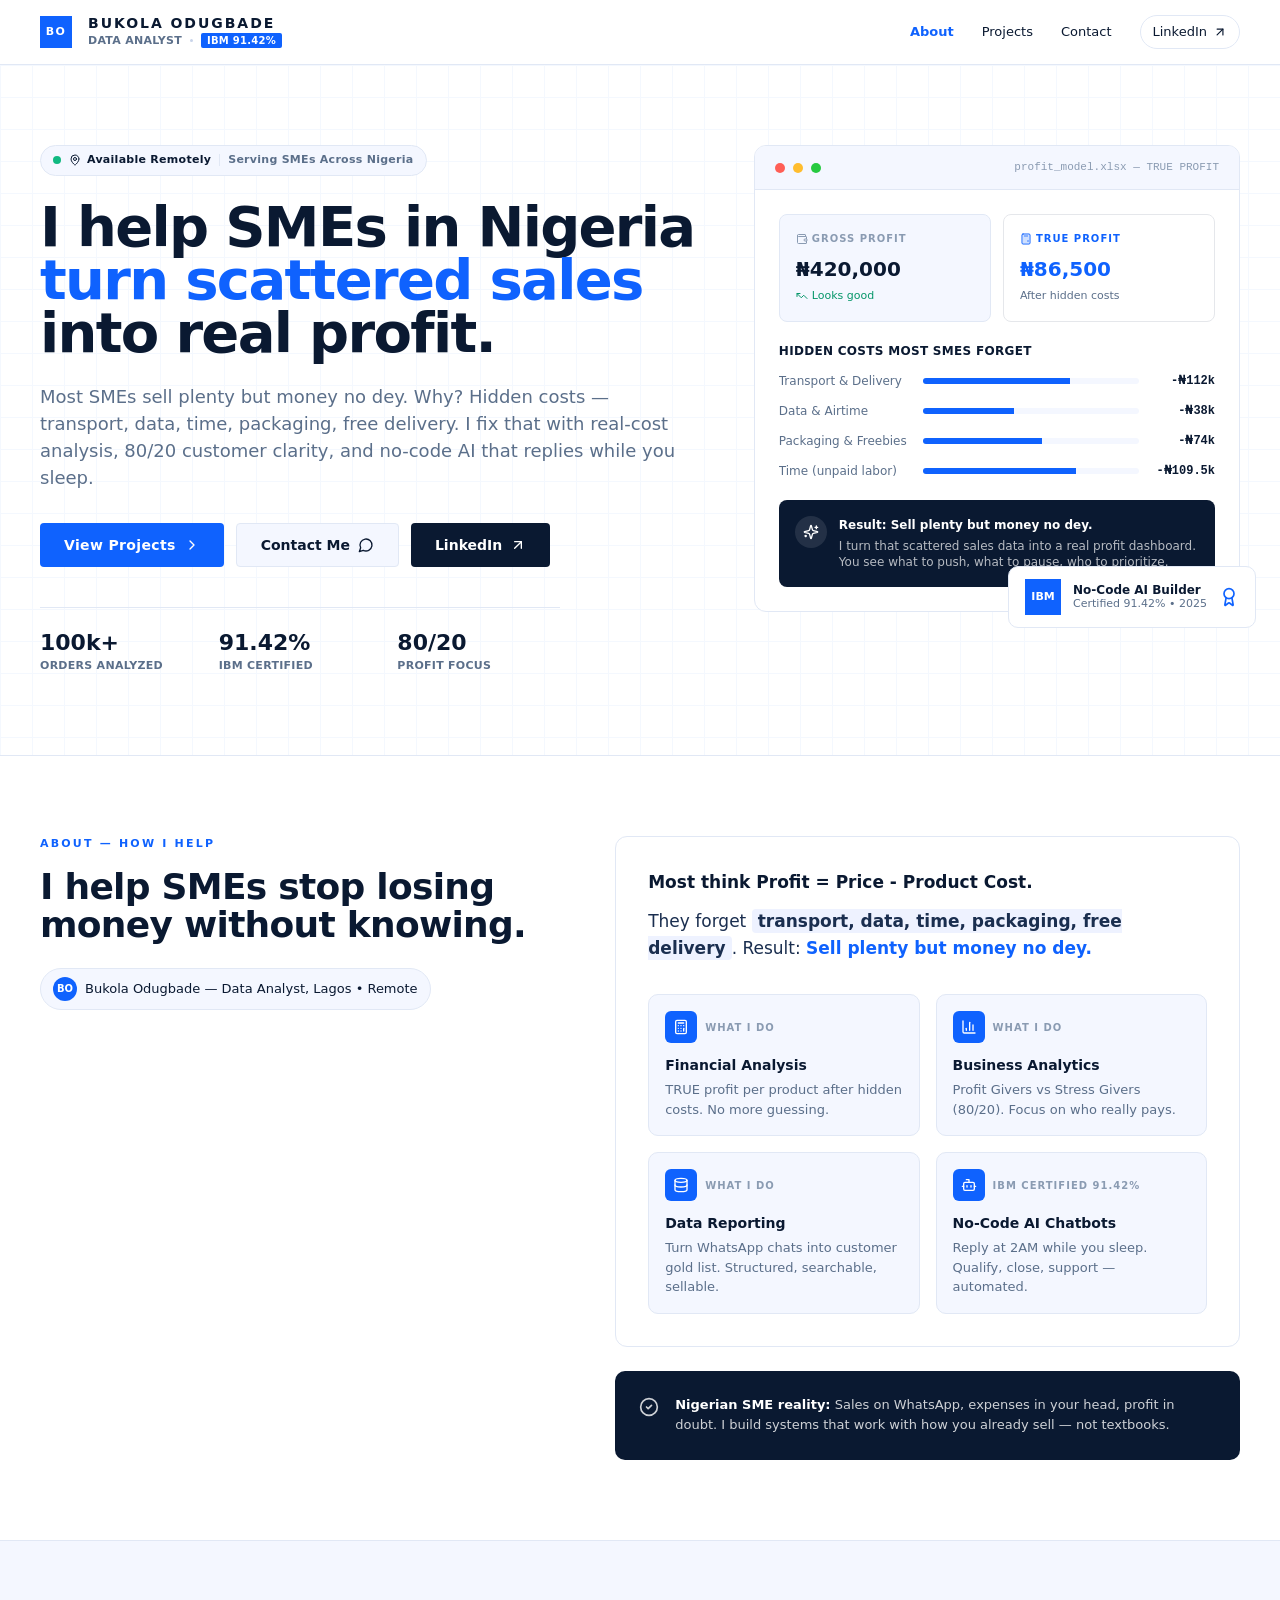
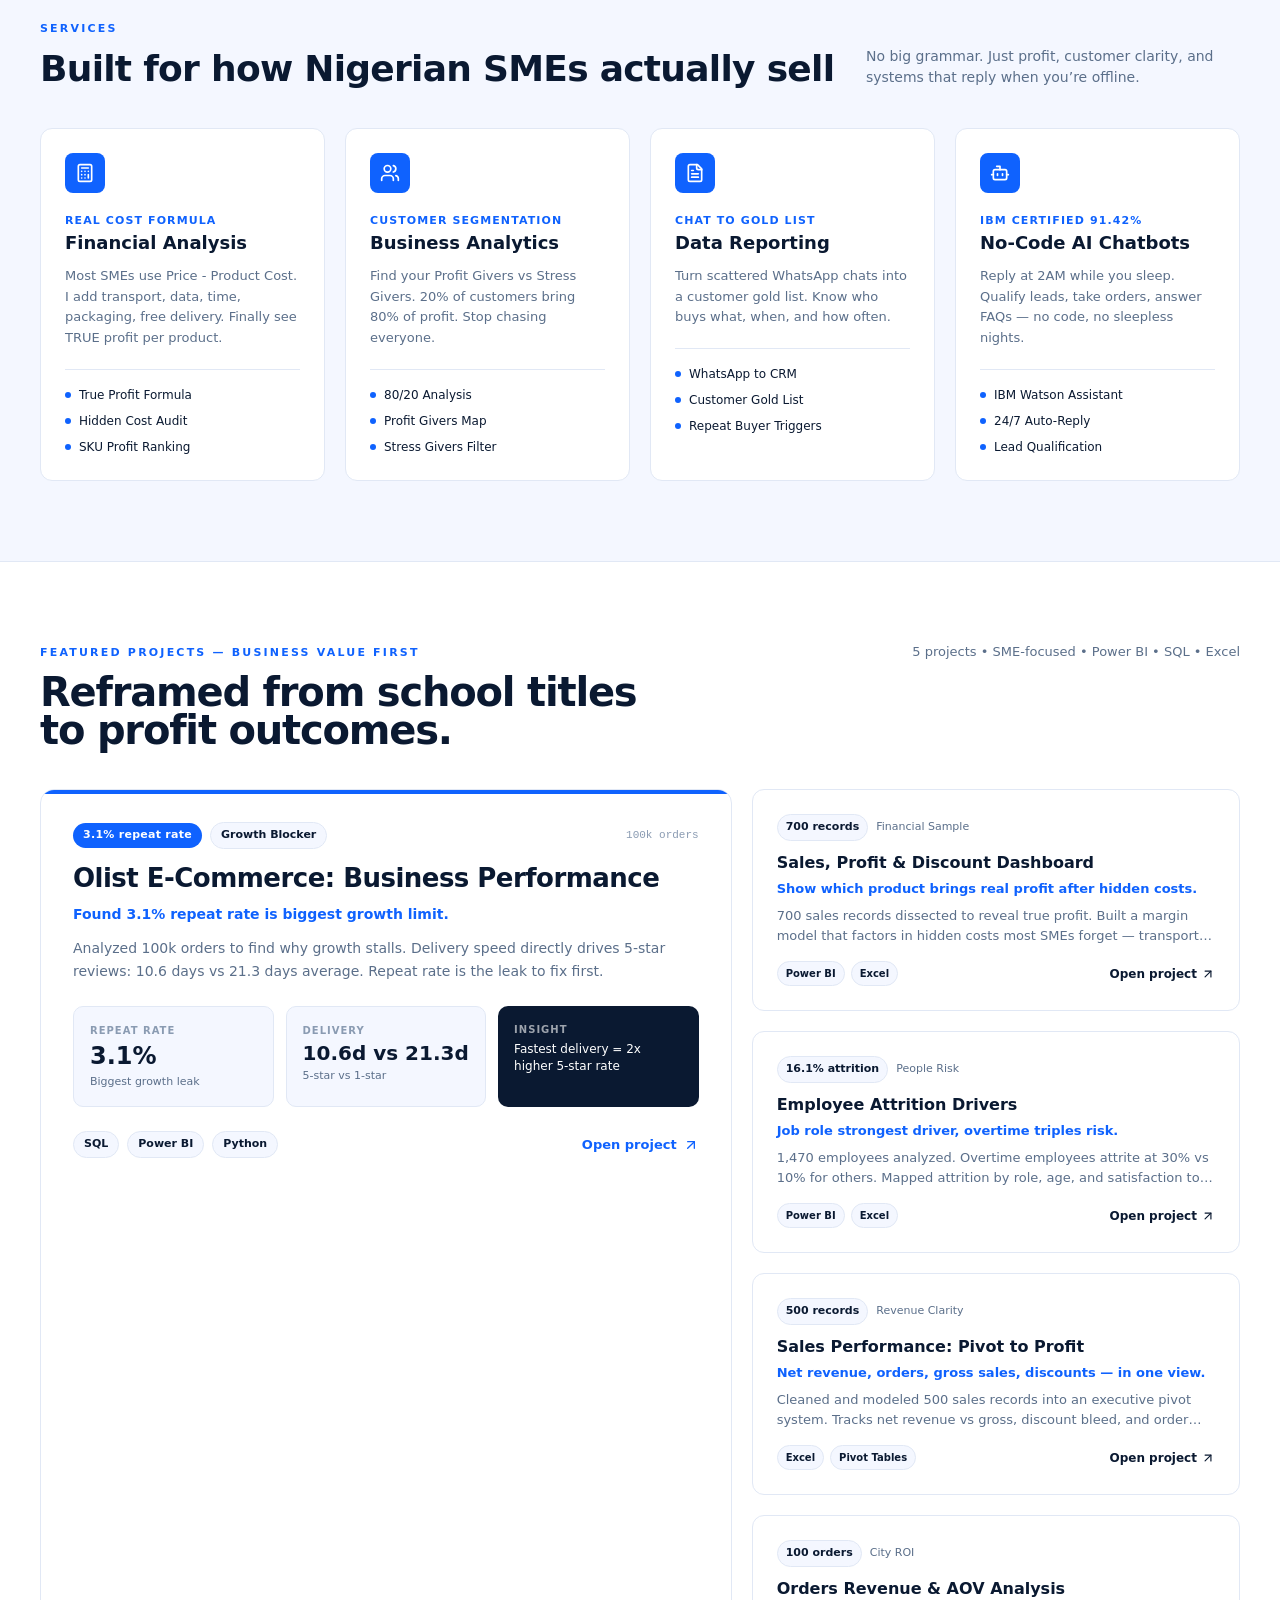
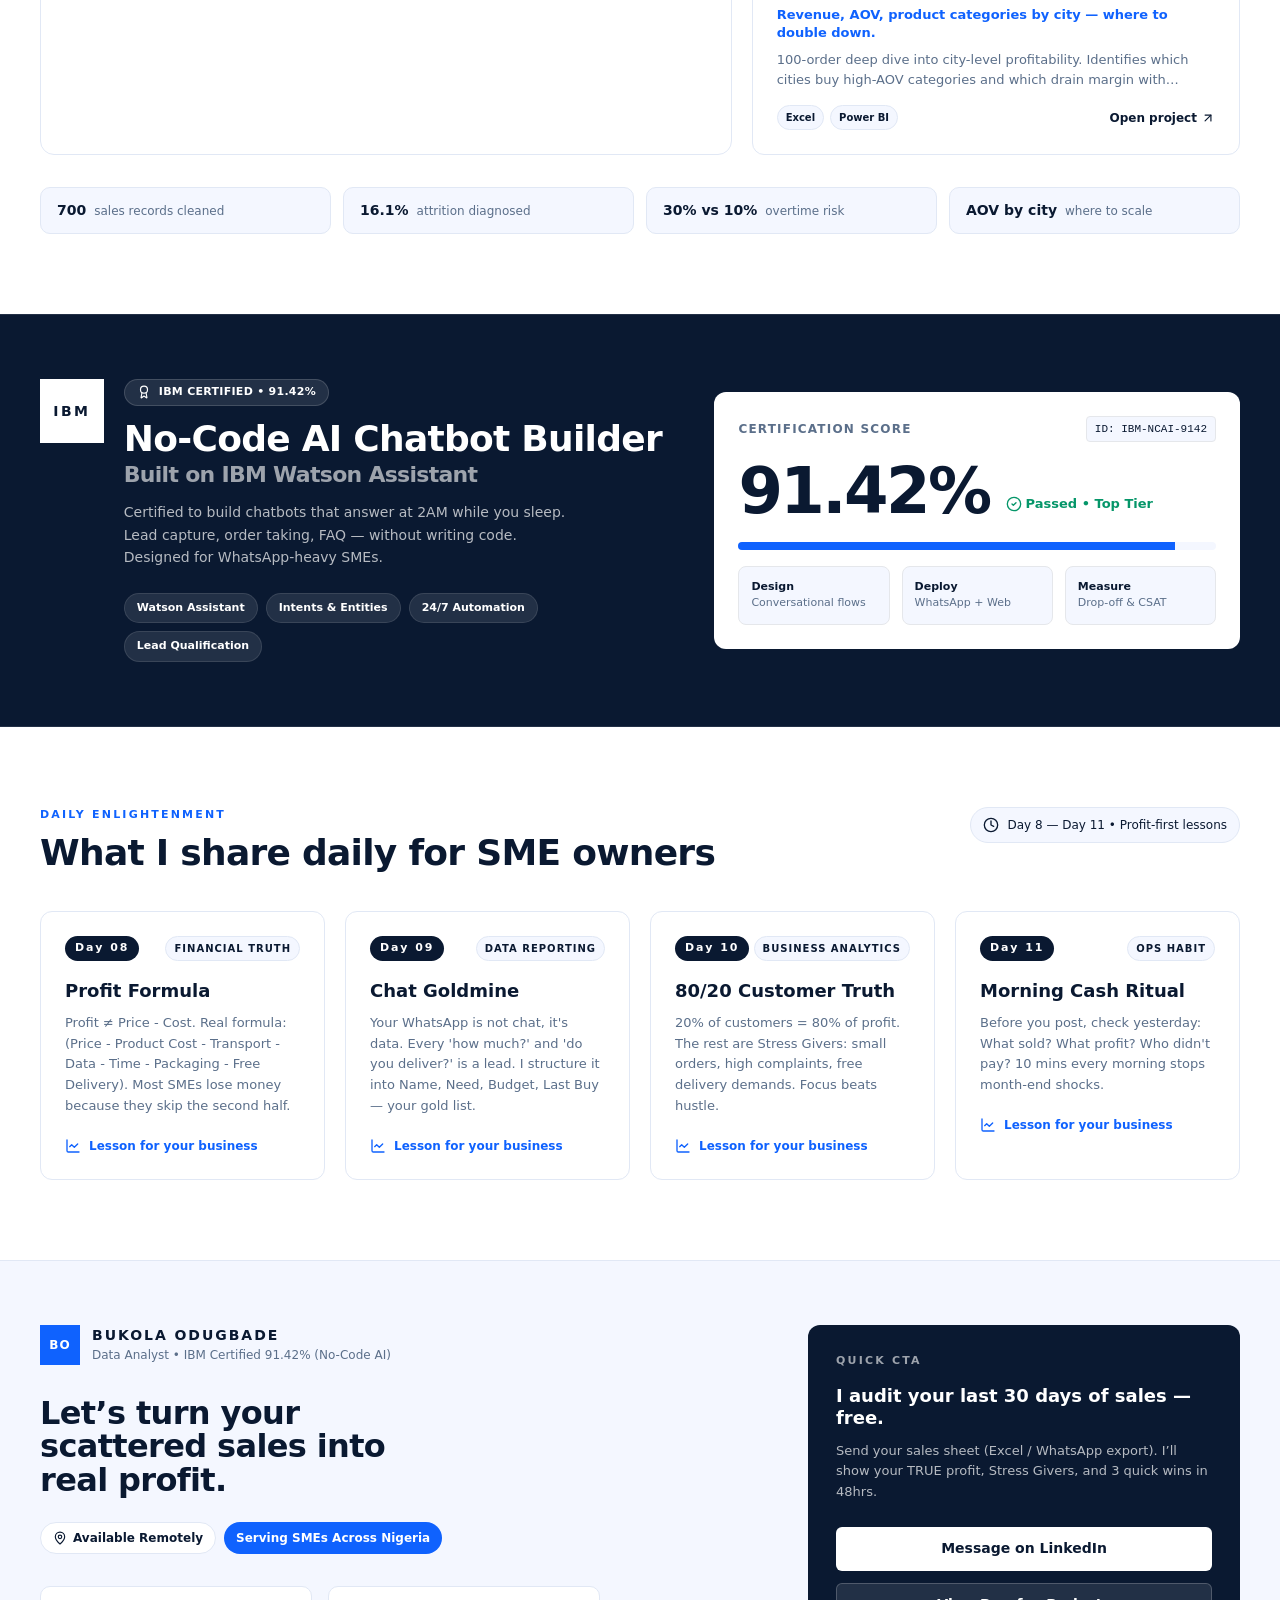
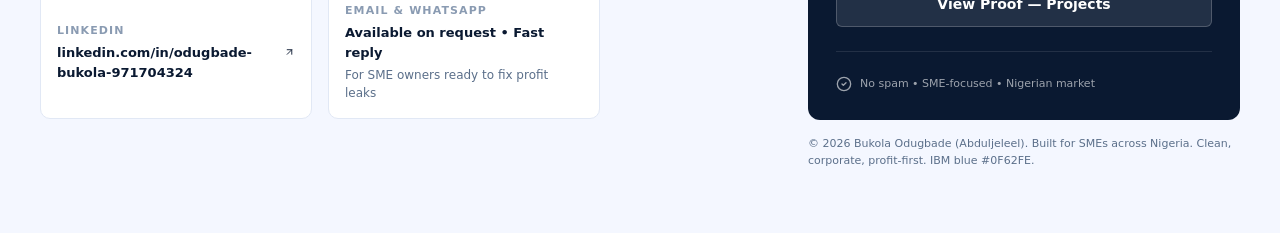
<file: Index (1).html>
<!DOCTYPE html>
<html lang="en">
<head>
  <meta charset="UTF-8">
  <meta name="viewport" content="width=device-width, initial-scale=1">
  <title>React Artifact</title>
  <style>*,:after,:before{--tw-border-spacing-x:0;--tw-border-spacing-y:0;--tw-translate-x:0;--tw-translate-y:0;--tw-rotate:0;--tw-skew-x:0;--tw-skew-y:0;--tw-scale-x:1;--tw-scale-y:1;--tw-pan-x: ;--tw-pan-y: ;--tw-pinch-zoom: ;--tw-scroll-snap-strictness:proximity;--tw-gradient-from-position: ;--tw-gradient-via-position: ;--tw-gradient-to-position: ;--tw-ordinal: ;--tw-slashed-zero: ;--tw-numeric-figure: ;--tw-numeric-spacing: ;--tw-numeric-fraction: ;--tw-ring-inset: ;--tw-ring-offset-width:0px;--tw-ring-offset-color:#fff;--tw-ring-color:rgba(59,130,246,.5);--tw-ring-offset-shadow:0 0 #0000;--tw-ring-shadow:0 0 #0000;--tw-shadow:0 0 #0000;--tw-shadow-colored:0 0 #0000;--tw-blur: ;--tw-brightness: ;--tw-contrast: ;--tw-grayscale: ;--tw-hue-rotate: ;--tw-invert: ;--tw-saturate: ;--tw-sepia: ;--tw-drop-shadow: ;--tw-backdrop-blur: ;--tw-backdrop-brightness: ;--tw-backdrop-contrast: ;--tw-backdrop-grayscale: ;--tw-backdrop-hue-rotate: ;--tw-backdrop-invert: ;--tw-backdrop-opacity: ;--tw-backdrop-saturate: ;--tw-backdrop-sepia: ;--tw-contain-size: ;--tw-contain-layout: ;--tw-contain-paint: ;--tw-contain-style: }::backdrop{--tw-border-spacing-x:0;--tw-border-spacing-y:0;--tw-translate-x:0;--tw-translate-y:0;--tw-rotate:0;--tw-skew-x:0;--tw-skew-y:0;--tw-scale-x:1;--tw-scale-y:1;--tw-pan-x: ;--tw-pan-y: ;--tw-pinch-zoom: ;--tw-scroll-snap-strictness:proximity;--tw-gradient-from-position: ;--tw-gradient-via-position: ;--tw-gradient-to-position: ;--tw-ordinal: ;--tw-slashed-zero: ;--tw-numeric-figure: ;--tw-numeric-spacing: ;--tw-numeric-fraction: ;--tw-ring-inset: ;--tw-ring-offset-width:0px;--tw-ring-offset-color:#fff;--tw-ring-color:rgba(59,130,246,.5);--tw-ring-offset-shadow:0 0 #0000;--tw-ring-shadow:0 0 #0000;--tw-shadow:0 0 #0000;--tw-shadow-colored:0 0 #0000;--tw-blur: ;--tw-brightness: ;--tw-contrast: ;--tw-grayscale: ;--tw-hue-rotate: ;--tw-invert: ;--tw-saturate: ;--tw-sepia: ;--tw-drop-shadow: ;--tw-backdrop-blur: ;--tw-backdrop-brightness: ;--tw-backdrop-contrast: ;--tw-backdrop-grayscale: ;--tw-backdrop-hue-rotate: ;--tw-backdrop-invert: ;--tw-backdrop-opacity: ;--tw-backdrop-saturate: ;--tw-backdrop-sepia: ;--tw-contain-size: ;--tw-contain-layout: ;--tw-contain-paint: ;--tw-contain-style: }/*! tailwindcss v3.4.18 | MIT License | https://tailwindcss.com*/*,:after,:before{box-sizing:border-box;border:0 solid #e5e7eb}:after,:before{--tw-content:""}:host,html{line-height:1.5;-webkit-text-size-adjust:100%;-moz-tab-size:4;-o-tab-size:4;tab-size:4;font-family:ui-sans-serif,system-ui,sans-serif,Apple Color Emoji,Segoe UI Emoji,Segoe UI Symbol,Noto Color Emoji;font-feature-settings:normal;font-variation-settings:normal;-webkit-tap-highlight-color:transparent}body{margin:0;line-height:inherit}hr{height:0;color:inherit;border-top-width:1px}abbr:where([title]){-webkit-text-decoration:underline dotted;text-decoration:underline dotted}h1,h2,h3,h4,h5,h6{font-size:inherit;font-weight:inherit}a{color:inherit;text-decoration:inherit}b,strong{font-weight:bolder}code,kbd,pre,samp{font-family:ui-monospace,SFMono-Regular,Menlo,Monaco,Consolas,Liberation Mono,Courier New,monospace;font-feature-settings:normal;font-variation-settings:normal;font-size:1em}small{font-size:80%}sub,sup{font-size:75%;line-height:0;position:relative;vertical-align:baseline}sub{bottom:-.25em}sup{top:-.5em}table{text-indent:0;border-color:inherit;border-collapse:collapse}button,input,optgroup,select,textarea{font-family:inherit;font-feature-settings:inherit;font-variation-settings:inherit;font-size:100%;font-weight:inherit;line-height:inherit;letter-spacing:inherit;color:inherit;margin:0;padding:0}button,select{text-transform:none}button,input:where([type=button]),input:where([type=reset]),input:where([type=submit]){-webkit-appearance:button;background-color:transparent;background-image:none}:-moz-focusring{outline:auto}:-moz-ui-invalid{box-shadow:none}progress{vertical-align:baseline}::-webkit-inner-spin-button,::-webkit-outer-spin-button{height:auto}[type=search]{-webkit-appearance:textfield;outline-offset:-2px}::-webkit-search-decoration{-webkit-appearance:none}::-webkit-file-upload-button{-webkit-appearance:button;font:inherit}summary{display:list-item}blockquote,dd,dl,figure,h1,h2,h3,h4,h5,h6,hr,p,pre{margin:0}fieldset{margin:0}fieldset,legend{padding:0}menu,ol,ul{list-style:none;margin:0;padding:0}dialog{padding:0}textarea{resize:vertical}input::-moz-placeholder,textarea::-moz-placeholder{opacity:1;color:#9ca3af}input::placeholder,textarea::placeholder{opacity:1;color:#9ca3af}[role=button],button{cursor:pointer}:disabled{cursor:default}audio,canvas,embed,iframe,img,object,svg,video{display:block;vertical-align:middle}img,video{max-width:100%;height:auto}[hidden]:where(:not([hidden=until-found])){display:none}.pointer-events-none{pointer-events:none}.fixed{position:fixed}.absolute{position:absolute}.relative{position:relative}.sticky{position:sticky}.inset-0{inset:0}.-bottom-4{bottom:-1rem}.-right-2{right:-.5rem}.bottom-5{bottom:1.25rem}.left-0{left:0}.left-1\/2{left:50%}.right-0{right:0}.top-0{top:0}.z-40{z-index:40}.z-50{z-index:50}.mx-auto{margin-left:auto;margin-right:auto}.mb-1{margin-bottom:.25rem}.mb-10{margin-bottom:2.5rem}.mb-3{margin-bottom:.75rem}.mb-4{margin-bottom:1rem}.mb-6{margin-bottom:1.5rem}.ml-auto{margin-left:auto}.mt-0\.5{margin-top:.125rem}.mt-1{margin-top:.25rem}.mt-10{margin-top:2.5rem}.mt-2{margin-top:.5rem}.mt-3{margin-top:.75rem}.mt-4{margin-top:1rem}.mt-5{margin-top:1.25rem}.mt-6{margin-top:1.5rem}.mt-8{margin-top:2rem}.mt-\[2px\]{margin-top:2px}.line-clamp-2{overflow:hidden;display:-webkit-box;-webkit-box-orient:vertical;-webkit-line-clamp:2}.block{display:block}.flex{display:flex}.inline-flex{display:inline-flex}.grid{display:grid}.hidden{display:none}.h-1\.5{height:.375rem}.h-10{height:2.5rem}.h-11{height:2.75rem}.h-16{height:4rem}.h-2{height:.5rem}.h-2\.5{height:.625rem}.h-3{height:.75rem}.h-3\.5{height:.875rem}.h-4{height:1rem}.h-5{height:1.25rem}.h-6{height:1.5rem}.h-8{height:2rem}.h-9{height:2.25rem}.h-\[3px\]{height:3px}.h-\[44px\]{height:44px}.h-\[4px\]{height:4px}.h-\[64px\]{height:64px}.h-\[var\(--safe-area-inset-top\)\]{height:var(--safe-area-inset-top)}.h-full{height:100%}.min-h-screen{min-height:100vh}.w-1\.5{width:.375rem}.w-10{width:2.5rem}.w-16{width:4rem}.w-2{width:.5rem}.w-2\.5{width:.625rem}.w-3{width:.75rem}.w-3\.5{width:.875rem}.w-4{width:1rem}.w-5{width:1.25rem}.w-6{width:1.5rem}.w-8{width:2rem}.w-9{width:2.25rem}.w-\[132px\]{width:132px}.w-\[1px\]{width:1px}.w-\[3px\]{width:3px}.w-\[64px\]{width:64px}.w-full{width:100%}.max-w-\[1280px\]{max-width:1280px}.max-w-\[18ch\]{max-width:18ch}.max-w-\[42ch\]{max-width:42ch}.max-w-\[520px\]{max-width:520px}.max-w-\[52ch\]{max-width:52ch}.max-w-\[560px\]{max-width:560px}.max-w-\[58ch\]{max-width:58ch}.flex-1{flex:1 1 0%}.flex-shrink-0{flex-shrink:0}.-translate-x-1\/2{--tw-translate-x:-50%}.-translate-x-1\/2,.rotate-180{transform:translate(var(--tw-translate-x),var(--tw-translate-y)) rotate(var(--tw-rotate)) skewX(var(--tw-skew-x)) skewY(var(--tw-skew-y)) scaleX(var(--tw-scale-x)) scaleY(var(--tw-scale-y))}.rotate-180{--tw-rotate:180deg}@keyframes pulse{50%{opacity:.5}}.animate-pulse{animation:pulse 2s cubic-bezier(.4,0,.6,1) infinite}.grid-cols-2{grid-template-columns:repeat(2,minmax(0,1fr))}.grid-cols-3{grid-template-columns:repeat(3,minmax(0,1fr))}.flex-wrap{flex-wrap:wrap}.place-items-center{place-items:center}.items-start{align-items:flex-start}.items-end{align-items:flex-end}.items-center{align-items:center}.items-baseline{align-items:baseline}.justify-between{justify-content:space-between}.gap-1{gap:.25rem}.gap-1\.5{gap:.375rem}.gap-10{gap:2.5rem}.gap-2{gap:.5rem}.gap-3{gap:.75rem}.gap-4{gap:1rem}.gap-5{gap:1.25rem}.gap-6{gap:1.5rem}.gap-7{gap:1.75rem}.gap-8{gap:2rem}.space-y-2>:not([hidden])~:not([hidden]){--tw-space-y-reverse:0;margin-top:calc(.5rem*(1 - var(--tw-space-y-reverse)));margin-bottom:calc(.5rem*var(--tw-space-y-reverse))}.space-y-3>:not([hidden])~:not([hidden]){--tw-space-y-reverse:0;margin-top:calc(.75rem*(1 - var(--tw-space-y-reverse)));margin-bottom:calc(.75rem*var(--tw-space-y-reverse))}.space-y-5>:not([hidden])~:not([hidden]){--tw-space-y-reverse:0;margin-top:calc(1.25rem*(1 - var(--tw-space-y-reverse)));margin-bottom:calc(1.25rem*var(--tw-space-y-reverse))}.space-y-6>:not([hidden])~:not([hidden]){--tw-space-y-reverse:0;margin-top:calc(1.5rem*(1 - var(--tw-space-y-reverse)));margin-bottom:calc(1.5rem*var(--tw-space-y-reverse))}.self-start{align-self:flex-start}.overflow-hidden,.truncate{overflow:hidden}.truncate{text-overflow:ellipsis;white-space:nowrap}.rounded{border-radius:.25rem}.rounded-\[10px\]{border-radius:10px}.rounded-\[12px\]{border-radius:12px}.rounded-\[14px\]{border-radius:14px}.rounded-\[2px\]{border-radius:2px}.rounded-\[4px\]{border-radius:4px}.rounded-\[6px\]{border-radius:6px}.rounded-\[8px\]{border-radius:8px}.rounded-full{border-radius:9999px}.border{border-width:1px}.border-y{border-top-width:1px}.border-b,.border-y{border-bottom-width:1px}.border-t{border-top-width:1px}.border-\[var\(--border\)\]{border-color:var(--border)}.border-white\/10{border-color:hsla(0,0%,100%,.1)}.border-white\/15{border-color:hsla(0,0%,100%,.15)}.border-white\/20{border-color:hsla(0,0%,100%,.2)}.bg-\[\#27CA40\]{--tw-bg-opacity:1;background-color:rgb(39 202 64/var(--tw-bg-opacity,1))}.bg-\[\#FF5F56\]{--tw-bg-opacity:1;background-color:rgb(255 95 86/var(--tw-bg-opacity,1))}.bg-\[\#FFBD2E\]{--tw-bg-opacity:1;background-color:rgb(255 189 46/var(--tw-bg-opacity,1))}.bg-\[color-mix\(in_srgb\2c var\(--bg\)_88\%\2c transparent\)\]{background-color:color-mix(in srgb,var(--bg) 88%,transparent)}.bg-\[var\(--bg\)\]{background-color:var(--bg)}.bg-\[var\(--border\)\]{background-color:var(--border)}.bg-\[var\(--border-strong\)\]{background-color:var(--border-strong)}.bg-\[var\(--ibm-blue\)\]{background-color:var(--ibm-blue)}.bg-\[var\(--ink\)\]{background-color:var(--ink)}.bg-\[var\(--navy\)\]{background-color:var(--navy)}.bg-\[var\(--surface\)\]{background-color:var(--surface)}.bg-\[var\(--surface-2\)\]{background-color:var(--surface-2)}.bg-\[var\(--surface-3\)\]{background-color:var(--surface-3)}.bg-emerald-500{--tw-bg-opacity:1;background-color:rgb(16 185 129/var(--tw-bg-opacity,1))}.bg-white{--tw-bg-opacity:1;background-color:rgb(255 255 255/var(--tw-bg-opacity,1))}.bg-white\/10{background-color:hsla(0,0%,100%,.1)}.p-3{padding:.75rem}.p-4{padding:1rem}.p-5{padding:1.25rem}.p-6{padding:1.5rem}.px-1\.5{padding-left:.375rem;padding-right:.375rem}.px-2{padding-left:.5rem;padding-right:.5rem}.px-2\.5{padding-left:.625rem;padding-right:.625rem}.px-3{padding-left:.75rem;padding-right:.75rem}.px-4{padding-left:1rem;padding-right:1rem}.px-5{padding-left:1.25rem;padding-right:1.25rem}.px-6{padding-left:1.5rem;padding-right:1.5rem}.py-0\.5{padding-top:.125rem;padding-bottom:.125rem}.py-1{padding-top:.25rem;padding-bottom:.25rem}.py-1\.5{padding-top:.375rem;padding-bottom:.375rem}.py-10{padding-top:2.5rem;padding-bottom:2.5rem}.py-12{padding-top:3rem;padding-bottom:3rem}.py-14{padding-top:3.5rem;padding-bottom:3.5rem}.py-2{padding-top:.5rem;padding-bottom:.5rem}.py-3{padding-top:.75rem;padding-bottom:.75rem}.pt-4{padding-top:1rem}.pt-6{padding-top:1.5rem}.text-right{text-align:right}.font-mono{font-family:ui-monospace,SFMono-Regular,Menlo,Monaco,Consolas,Liberation Mono,Courier New,monospace}.text-\[10px\]{font-size:10px}.text-\[11px\]{font-size:11px}.text-\[12px\]{font-size:12px}.text-\[13px\]{font-size:13px}.text-\[14px\]{font-size:14px}.text-\[15px\]{font-size:15px}.text-\[16px\]{font-size:16px}.text-\[18px\]{font-size:18px}.text-\[20px\]{font-size:20px}.text-\[22px\]{font-size:22px}.text-\[24px\]{font-size:24px}.text-\[28px\]{font-size:28px}.text-\[32px\]{font-size:32px}.text-\[64px\]{font-size:64px}.font-\[800\]{font-weight:800}.font-\[900\],.font-black{font-weight:900}.font-bold{font-weight:700}.font-extrabold{font-weight:800}.font-medium{font-weight:500}.font-semibold{font-weight:600}.uppercase{text-transform:uppercase}.leading-\[0\.8\]{line-height:.8}.leading-\[0\.95\]{line-height:.95}.leading-\[1\.05\]{line-height:1.05}.leading-\[1\.15\]{line-height:1.15}.leading-\[1\.1\]{line-height:1.1}.leading-\[1\.2\]{line-height:1.2}.leading-\[1\.4\]{line-height:1.4}.leading-\[1\.5\]{line-height:1.5}.leading-\[1\.6\]{line-height:1.6}.leading-\[1\],.leading-none{line-height:1}.tracking-\[-0\.02em\]{letter-spacing:-.02em}.tracking-\[-0\.03em\]{letter-spacing:-.03em}.tracking-\[-0\.04em\]{letter-spacing:-.04em}.tracking-\[0\.12em\]{letter-spacing:.12em}.tracking-\[0\.14em\]{letter-spacing:.14em}.tracking-\[0\.18em\]{letter-spacing:.18em}.tracking-\[0\.2em\]{letter-spacing:.2em}.tracking-wide{letter-spacing:.025em}.tracking-widest{letter-spacing:.1em}.text-\[var\(--bg\)\]{color:var(--bg)}.text-\[var\(--ibm-blue\)\]{color:var(--ibm-blue)}.text-\[var\(--ink\)\]{color:var(--ink)}.text-\[var\(--ink-2\)\]{color:var(--ink-2)}.text-\[var\(--ink-faint\)\]{color:var(--ink-faint)}.text-\[var\(--ink-muted\)\]{color:var(--ink-muted)}.text-\[var\(--navy\)\]{color:var(--navy)}.text-emerald-600{--tw-text-opacity:1;color:rgb(5 150 105/var(--tw-text-opacity,1))}.text-white{--tw-text-opacity:1;color:rgb(255 255 255/var(--tw-text-opacity,1))}.text-white\/60{color:hsla(0,0%,100%,.6)}.text-white\/70{color:hsla(0,0%,100%,.7)}.text-white\/80{color:hsla(0,0%,100%,.8)}.opacity-\[0\.04\]{opacity:.04}.shadow-lg{--tw-shadow:0 10px 15px -3px rgba(0,0,0,.1),0 4px 6px -4px rgba(0,0,0,.1);--tw-shadow-colored:0 10px 15px -3px var(--tw-shadow-color),0 4px 6px -4px var(--tw-shadow-color);box-shadow:var(--tw-ring-offset-shadow,0 0 #0000),var(--tw-ring-shadow,0 0 #0000),var(--tw-shadow)}.shadow-\[var\(--card-shadow\)\]{--tw-shadow-color:var(--card-shadow);--tw-shadow:var(--tw-shadow-colored)}.ring-white{--tw-ring-opacity:1;--tw-ring-color:rgb(255 255 255/var(--tw-ring-opacity,1))}.filter{filter:var(--tw-blur) var(--tw-brightness) var(--tw-contrast) var(--tw-grayscale) var(--tw-hue-rotate) var(--tw-invert) var(--tw-saturate) var(--tw-sepia) var(--tw-drop-shadow)}.backdrop-blur-xl{--tw-backdrop-blur:blur(24px);backdrop-filter:var(--tw-backdrop-blur) var(--tw-backdrop-brightness) var(--tw-backdrop-contrast) var(--tw-backdrop-grayscale) var(--tw-backdrop-hue-rotate) var(--tw-backdrop-invert) var(--tw-backdrop-opacity) var(--tw-backdrop-saturate) var(--tw-backdrop-sepia)}.transition-all{transition-property:all;transition-timing-function:cubic-bezier(.4,0,.2,1);transition-duration:.15s}.transition-colors{transition-property:color,background-color,border-color,text-decoration-color,fill,stroke;transition-timing-function:cubic-bezier(.4,0,.2,1);transition-duration:.15s}.transition-opacity{transition-property:opacity;transition-timing-function:cubic-bezier(.4,0,.2,1);transition-duration:.15s}.transition-shadow{transition-property:box-shadow;transition-timing-function:cubic-bezier(.4,0,.2,1);transition-duration:.15s}:root{--ibm-blue:#0f62fe;--ibm-blue-hover:#0353e9;--bg:#fff;--surface:#f4f7ff;--surface-2:#fff;--surface-3:#eef2ff;--ink:#0a1931;--ink-2:#1a2e4f;--ink-muted:#5b6f8a;--ink-faint:#8a9bb2;--border:#e1e8f5;--border-strong:#c8d4ea;--navy:#0a1931;--navy-2:#102542;--success:#0f62fe;--card-shadow:0 1px 2px rgba(10,25,49,.06),0 8px 24px rgba(10,25,49,.06);--card-shadow-hover:0 4px 12px rgba(10,25,49,.08),0 16px 40px rgba(10,25,49,.12)}@media (prefers-color-scheme:dark){:root{--bg:#070e1e;--surface:#0e1a30;--surface-2:#111e36;--surface-3:#172a4a;--ink:#eaf0ff;--ink-2:#c2d0e8;--ink-muted:#8a9fc0;--ink-faint:#5f7aa0;--border:#1e3357;--border-strong:#2a456f;--navy:#070e1e;--navy-2:#0e1a30;--card-shadow:0 1px 2px rgba(0,0,0,.4),0 8px 24px rgba(0,0,0,.3);--card-shadow-hover:0 4px 12px rgba(0,0,0,.5),0 16px 40px rgba(0,0,0,.4)}}*{-webkit-font-smoothing:antialiased;-moz-osx-font-smoothing:grayscale}html{scroll-behavior:smooth}body{background:var(--bg);color:var(--ink);font-family:Sora,General Sans,IBM Plex Sans,ui-sans-serif,system-ui,-apple-system,BlinkMacSystemFont,Segoe UI,sans-serif;line-height:1.5}.no-scrollbar::-webkit-scrollbar{display:none}.no-scrollbar{-ms-overflow-style:none;scrollbar-width:none}.selection\:bg-\[var\(--ibm-blue\)\] ::-moz-selection{background-color:var(--ibm-blue)}.selection\:bg-\[var\(--ibm-blue\)\] ::selection{background-color:var(--ibm-blue)}.selection\:text-white ::-moz-selection{--tw-text-opacity:1;color:rgb(255 255 255/var(--tw-text-opacity,1))}.selection\:text-white ::selection{--tw-text-opacity:1;color:rgb(255 255 255/var(--tw-text-opacity,1))}.selection\:bg-\[var\(--ibm-blue\)\]::-moz-selection{background-color:var(--ibm-blue)}.selection\:bg-\[var\(--ibm-blue\)\]::selection{background-color:var(--ibm-blue)}.selection\:text-white::-moz-selection{--tw-text-opacity:1;color:rgb(255 255 255/var(--tw-text-opacity,1))}.selection\:text-white::selection{--tw-text-opacity:1;color:rgb(255 255 255/var(--tw-text-opacity,1))}.hover\:-translate-y-\[1px\]:hover{--tw-translate-y:-1px}.hover\:-translate-y-\[1px\]:hover,.hover\:-translate-y-\[2px\]:hover{transform:translate(var(--tw-translate-x),var(--tw-translate-y)) rotate(var(--tw-rotate)) skewX(var(--tw-skew-x)) skewY(var(--tw-skew-y)) scaleX(var(--tw-scale-x)) scaleY(var(--tw-scale-y))}.hover\:-translate-y-\[2px\]:hover{--tw-translate-y:-2px}.hover\:border-\[var\(--border-strong\)\]:hover{border-color:var(--border-strong)}.hover\:border-\[var\(--ibm-blue\)\]:hover{border-color:var(--ibm-blue)}.hover\:bg-\[var\(--ibm-blue-hover\)\]:hover{background-color:var(--ibm-blue-hover)}.hover\:bg-white\/15:hover{background-color:hsla(0,0%,100%,.15)}.hover\:bg-white\/90:hover{background-color:hsla(0,0%,100%,.9)}.hover\:text-\[var\(--ibm-blue\)\]:hover{color:var(--ibm-blue)}.hover\:underline:hover{text-decoration-line:underline}.hover\:opacity-90:hover{opacity:.9}.hover\:shadow-\[var\(--card-shadow-hover\)\]:hover{--tw-shadow-color:var(--card-shadow-hover);--tw-shadow:var(--tw-shadow-colored)}.group:hover .group-hover\:text-\[var\(--ibm-blue\)\]{color:var(--ibm-blue)}.data-\[active\=true\]\:border-\[var\(--ibm-blue\)\][data-active=true]{border-color:var(--ibm-blue)}.data-\[active\=true\]\:text-\[var\(--ibm-blue\)\][data-active=true]{color:var(--ibm-blue)}.data-\[active\=true\]\:ring-2[data-active=true]{--tw-ring-offset-shadow:var(--tw-ring-inset) 0 0 0 var(--tw-ring-offset-width) var(--tw-ring-offset-color);--tw-ring-shadow:var(--tw-ring-inset) 0 0 0 calc(2px + var(--tw-ring-offset-width)) var(--tw-ring-color);box-shadow:var(--tw-ring-offset-shadow),var(--tw-ring-shadow),var(--tw-shadow,0 0 #0000)}@media (min-width:640px){.sm\:grid-cols-2{grid-template-columns:repeat(2,minmax(0,1fr))}}@media (min-width:768px){.md\:-right-4{right:-1rem}.md\:flex{display:flex}.md\:grid{display:grid}.md\:hidden{display:none}.md\:grid-cols-2{grid-template-columns:repeat(2,minmax(0,1fr))}.md\:grid-cols-4{grid-template-columns:repeat(4,minmax(0,1fr))}.md\:p-6{padding:1.5rem}.md\:p-7{padding:1.75rem}.md\:p-8{padding:2rem}.md\:px-8{padding-left:2rem;padding-right:2rem}.md\:py-16{padding-top:4rem;padding-bottom:4rem}.md\:py-20{padding-top:5rem;padding-bottom:5rem}.md\:text-\[14px\]{font-size:14px}.md\:text-\[17px\]{font-size:17px}.md\:text-\[18px\]{font-size:18px}.md\:text-\[22px\]{font-size:22px}.md\:text-\[26px\]{font-size:26px}.md\:text-\[32px\]{font-size:32px}.md\:text-\[36px\]{font-size:36px}.md\:text-\[40px\]{font-size:40px}.md\:text-\[48px\]{font-size:48px}}@media (min-width:1024px){.lg\:sticky{position:sticky}.lg\:top-\[88px\]{top:88px}.lg\:col-span-5{grid-column:span 5/span 5}.lg\:col-span-7{grid-column:span 7/span 7}.lg\:grid-cols-12{grid-template-columns:repeat(12,minmax(0,1fr))}.lg\:grid-cols-4{grid-template-columns:repeat(4,minmax(0,1fr))}.lg\:grid-cols-\[0\.9fr_1\.1fr\]{grid-template-columns:.9fr 1.1fr}.lg\:grid-cols-\[1\.15fr_0\.85fr\]{grid-template-columns:1.15fr .85fr}.lg\:grid-cols-\[1\.1fr_0\.9fr\]{grid-template-columns:1.1fr .9fr}.lg\:grid-cols-\[1\.2fr_0\.8fr\]{grid-template-columns:1.2fr .8fr}.lg\:gap-14{gap:3.5rem}.lg\:gap-16{gap:4rem}.lg\:px-10{padding-left:2.5rem;padding-right:2.5rem}.lg\:py-20{padding-top:5rem;padding-bottom:5rem}.lg\:pl-8{padding-left:2rem}.lg\:text-\[56px\]{font-size:56px}}
@tailwind base;@tailwind components;@tailwind utilities;:root{--ibm-blue:#0f62fe;--ibm-blue-hover:#0353e9;--bg:#fff;--surface:#f4f7ff;--surface-2:#fff;--surface-3:#eef2ff;--ink:#0a1931;--ink-2:#1a2e4f;--ink-muted:#5b6f8a;--ink-faint:#8a9bb2;--border:#e1e8f5;--border-strong:#c8d4ea;--navy:#0a1931;--navy-2:#102542;--success:#0f62fe;--card-shadow:0 1px 2px #0a19310f,0 8px 24px #0a19310f;--card-shadow-hover:0 4px 12px #0a193114,0 16px 40px #0a19311f}@media (prefers-color-scheme:dark){:root{--bg:#070e1e;--surface:#0e1a30;--surface-2:#111e36;--surface-3:#172a4a;--ink:#eaf0ff;--ink-2:#c2d0e8;--ink-muted:#8a9fc0;--ink-faint:#5f7aa0;--border:#1e3357;--border-strong:#2a456f;--navy:#070e1e;--navy-2:#0e1a30;--card-shadow:0 1px 2px #0006,0 8px 24px #0000004d;--card-shadow-hover:0 4px 12px #00000080,0 16px 40px #0006}}*{-webkit-font-smoothing:antialiased;-moz-osx-font-smoothing:grayscale}html{scroll-behavior:smooth}body{background:var(--bg);color:var(--ink);font-family:Sora,General Sans,IBM Plex Sans,ui-sans-serif,system-ui,-apple-system,BlinkMacSystemFont,Segoe UI,Roboto,Noto Sans,Ubuntu,Cantarell,Helvetica Neue,sans-serif;line-height:1.5}.no-scrollbar::-webkit-scrollbar{display:none}.no-scrollbar{-ms-overflow-style:none;scrollbar-width:none}
</style>
</head>
<body>
  <div id="root"></div>
  
  <script type="module">var pc=Object.create;var{getPrototypeOf:mc,defineProperty:ql,getOwnPropertyNames:hc}=Object;var vc=Object.prototype.hasOwnProperty;var Be=(e,t,n)=>{n=e!=null?pc(mc(e)):{};let r=t||!e||!e.__esModule?ql(n,"default",{value:e,enumerable:!0}):n;for(let l of hc(e))if(!vc.call(r,l))ql(r,l,{get:()=>e[l],enumerable:!0});return r};var zr=(e,t)=>()=>(t||e((t={exports:{}}).exports,t),t.exports);var yc=(e,t)=>{for(var n in t)ql(e,n,{get:t[n],enumerable:!0,configurable:!0,set:(r)=>t[n]=()=>r})};var gc=(e,t)=>()=>(e&&(t=e(e=0)),t);var _t=zr((Rc)=>{var En=Symbol.for("react.element"),Sc=Symbol.for("react.portal"),wc=Symbol.for("react.fragment"),kc=Symbol.for("react.strict_mode"),Ec=Symbol.for("react.profiler"),_c=Symbol.for("react.provider"),Cc=Symbol.for("react.context"),Pc=Symbol.for("react.forward_ref"),Nc=Symbol.for("react.suspense"),zc=Symbol.for("react.memo"),Tc=Symbol.for("react.lazy"),ki=Symbol.iterator;function Fc(e){if(e===null||typeof e!=="object")return null;return e=ki&&e[ki]||e["@@iterator"],typeof e==="function"?e:null}var Ci={isMounted:function(){return!1},enqueueForceUpdate:function(){},enqueueReplaceState:function(){},enqueueSetState:function(){}},Pi=Object.assign,Ni={};function $t(e,t,n){this.props=e,this.context=t,this.refs=Ni,this.updater=n||Ci}$t.prototype.isReactComponent={};$t.prototype.setState=function(e,t){if(typeof e!=="object"&&typeof e!=="function"&&e!=null)throw Error("setState(...): takes an object of state variables to update or a function which returns an object of state variables.");this.updater.enqueueSetState(this,e,t,"setState")};$t.prototype.forceUpdate=function(e){this.updater.enqueueForceUpdate(this,e,"forceUpdate")};function zi(){}zi.prototype=$t.prototype;function bl(e,t,n){this.props=e,this.context=t,this.refs=Ni,this.updater=n||Ci}var eu=bl.prototype=new zi;eu.constructor=bl;Pi(eu,$t.prototype);eu.isPureReactComponent=!0;var Ei=Array.isArray,Ti=Object.prototype.hasOwnProperty,tu={current:null},Fi={key:!0,ref:!0,__self:!0,__source:!0};function Li(e,t,n){var r,l={},u=null,o=null;if(t!=null)for(r in t.ref!==void 0&&(o=t.ref),t.key!==void 0&&(u=""+t.key),t)Ti.call(t,r)&&!Fi.hasOwnProperty(r)&&(l[r]=t[r]);var i=arguments.length-2;if(i===1)l.children=n;else if(1<i){for(var a=Array(i),f=0;f<i;f++)a[f]=arguments[f+2];l.children=a}if(e&&e.defaultProps)for(r in i=e.defaultProps,i)l[r]===void 0&&(l[r]=i[r]);return{$$typeof:En,type:e,key:u,ref:o,props:l,_owner:tu.current}}function Lc(e,t){return{$$typeof:En,type:e.type,key:t,ref:e.ref,props:e.props,_owner:e._owner}}function nu(e){return typeof e==="object"&&e!==null&&e.$$typeof===En}function Mc(e){var t={"=":"=0",":":"=2"};return"$"+e.replace(/[=:]/g,function(n){return t[n]})}var _i=/\/+/g;function jl(e,t){return typeof e==="object"&&e!==null&&e.key!=null?Mc(""+e.key):t.toString(36)}function Fr(e,t,n,r,l){var u=typeof e;if(u==="undefined"||u==="boolean")e=null;var o=!1;if(e===null)o=!0;else switch(u){case"string":case"number":o=!0;break;case"object":switch(e.$$typeof){case En:case Sc:o=!0}}if(o)return o=e,l=l(o),e=r===""?"."+jl(o,0):r,Ei(l)?(n="",e!=null&&(n=e.replace(_i,"$&/")+"/"),Fr(l,t,n,"",function(f){return f})):l!=null&&(nu(l)&&(l=Lc(l,n+(!l.key||o&&o.key===l.key?"":(""+l.key).replace(_i,"$&/")+"/")+e)),t.push(l)),1;if(o=0,r=r===""?".":r+":",Ei(e))for(var i=0;i<e.length;i++){u=e[i];var a=r+jl(u,i);o+=Fr(u,t,n,a,l)}else if(a=Fc(e),typeof a==="function")for(e=a.call(e),i=0;!(u=e.next()).done;)u=u.value,a=r+jl(u,i++),o+=Fr(u,t,n,a,l);else if(u==="object")throw t=String(e),Error("Objects are not valid as a React child (found: "+(t==="[object Object]"?"object with keys {"+Object.keys(e).join(", ")+"}":t)+"). If you meant to render a collection of children, use an array instead.");return o}function Tr(e,t,n){if(e==null)return e;var r=[],l=0;return Fr(e,r,"","",function(u){return t.call(n,u,l++)}),r}function Dc(e){if(e._status===-1){var t=e._result;t=t(),t.then(function(n){if(e._status===0||e._status===-1)e._status=1,e._result=n},function(n){if(e._status===0||e._status===-1)e._status=2,e._result=n}),e._status===-1&&(e._status=0,e._result=t)}if(e._status===1)return e._result.default;throw e._result}var re={current:null},Lr={transition:null},Oc={ReactCurrentDispatcher:re,ReactCurrentBatchConfig:Lr,ReactCurrentOwner:tu};function Mi(){throw Error("act(...) is not supported in production builds of React.")}Rc.Children={map:Tr,forEach:function(e,t,n){Tr(e,function(){t.apply(this,arguments)},n)},count:function(e){var t=0;return Tr(e,function(){t++}),t},toArray:function(e){return Tr(e,function(t){return t})||[]},only:function(e){if(!nu(e))throw Error("React.Children.only expected to receive a single React element child.");return e}};Rc.Component=$t;Rc.Fragment=wc;Rc.Profiler=Ec;Rc.PureComponent=bl;Rc.StrictMode=kc;Rc.Suspense=Nc;Rc.__SECRET_INTERNALS_DO_NOT_USE_OR_YOU_WILL_BE_FIRED=Oc;Rc.act=Mi;Rc.cloneElement=function(e,t,n){if(e===null||e===void 0)throw Error("React.cloneElement(...): The argument must be a React element, but you passed "+e+".");var r=Pi({},e.props),l=e.key,u=e.ref,o=e._owner;if(t!=null){if(t.ref!==void 0&&(u=t.ref,o=tu.current),t.key!==void 0&&(l=""+t.key),e.type&&e.type.defaultProps)var i=e.type.defaultProps;for(a in t)Ti.call(t,a)&&!Fi.hasOwnProperty(a)&&(r[a]=t[a]===void 0&&i!==void 0?i[a]:t[a])}var a=arguments.length-2;if(a===1)r.children=n;else if(1<a){i=Array(a);for(var f=0;f<a;f++)i[f]=arguments[f+2];r.children=i}return{$$typeof:En,type:e.type,key:l,ref:u,props:r,_owner:o}};Rc.createContext=function(e){return e={$$typeof:Cc,_currentValue:e,_currentValue2:e,_threadCount:0,Provider:null,Consumer:null,_defaultValue:null,_globalName:null},e.Provider={$$typeof:_c,_context:e},e.Consumer=e};Rc.createElement=Li;Rc.createFactory=function(e){var t=Li.bind(null,e);return t.type=e,t};Rc.createRef=function(){return{current:null}};Rc.forwardRef=function(e){return{$$typeof:Pc,render:e}};Rc.isValidElement=nu;Rc.lazy=function(e){return{$$typeof:Tc,_payload:{_status:-1,_result:e},_init:Dc}};Rc.memo=function(e,t){return{$$typeof:zc,type:e,compare:t===void 0?null:t}};Rc.startTransition=function(e){var t=Lr.transition;Lr.transition={};try{e()}finally{Lr.transition=t}};Rc.unstable_act=Mi;Rc.useCallback=function(e,t){return re.current.useCallback(e,t)};Rc.useContext=function(e){return re.current.useContext(e)};Rc.useDebugValue=function(){};Rc.useDeferredValue=function(e){return re.current.useDeferredValue(e)};Rc.useEffect=function(e,t){return re.current.useEffect(e,t)};Rc.useId=function(){return re.current.useId()};Rc.useImperativeHandle=function(e,t,n){return re.current.useImperativeHandle(e,t,n)};Rc.useInsertionEffect=function(e,t){return re.current.useInsertionEffect(e,t)};Rc.useLayoutEffect=function(e,t){return re.current.useLayoutEffect(e,t)};Rc.useMemo=function(e,t){return re.current.useMemo(e,t)};Rc.useReducer=function(e,t,n){return re.current.useReducer(e,t,n)};Rc.useRef=function(e){return re.current.useRef(e)};Rc.useState=function(e){return re.current.useState(e)};Rc.useSyncExternalStore=function(e,t,n){return re.current.useSyncExternalStore(e,t,n)};Rc.useTransition=function(){return re.current.useTransition()};Rc.version="18.3.1"});var Vi=zr((gd)=>{function lu(e,t){var n=e.length;e.push(t);e:for(;0<n;){var r=n-1>>>1,l=e[r];if(0<Mr(l,t))e[r]=t,e[n]=l,n=r;else break e}}function _e(e){return e.length===0?null:e[0]}function Ir(e){if(e.length===0)return null;var t=e[0],n=e.pop();if(n!==t){e[0]=n;e:for(var r=0,l=e.length,u=l>>>1;r<u;){var o=2*(r+1)-1,i=e[o],a=o+1,f=e[a];if(0>Mr(i,n))a<l&&0>Mr(f,i)?(e[r]=f,e[a]=n,r=a):(e[r]=i,e[o]=n,r=o);else if(a<l&&0>Mr(f,n))e[r]=f,e[a]=n,r=a;else break e}}return t}function Mr(e,t){var n=e.sortIndex-t.sortIndex;return n!==0?n:e.id-t.id}if(typeof performance==="object"&&typeof performance.now==="function")uu=performance,gd.unstable_now=function(){return uu.now()};else Dr=Date,ou=Dr.now(),gd.unstable_now=function(){return Dr.now()-ou};var uu,Dr,ou,Me=[],be=[],yd=1,ve=null,j=3,xr=!1,Ct=!1,Cn=!1,Oi=typeof setTimeout==="function"?setTimeout:null,Ri=typeof clearTimeout==="function"?clearTimeout:null,Di=typeof setImmediate<"u"?setImmediate:null;typeof navigator<"u"&&navigator.scheduling!==void 0&&navigator.scheduling.isInputPending!==void 0&&navigator.scheduling.isInputPending.bind(navigator.scheduling);function iu(e){for(var t=_e(be);t!==null;){if(t.callback===null)Ir(be);else if(t.startTime<=e)Ir(be),t.sortIndex=t.expirationTime,lu(Me,t);else break;t=_e(be)}}function su(e){if(Cn=!1,iu(e),!Ct)if(_e(Me)!==null)Ct=!0,cu(fu);else{var t=_e(be);t!==null&&du(su,t.startTime-e)}}function fu(e,t){Ct=!1,Cn&&(Cn=!1,Ri(Pn),Pn=-1),xr=!0;var n=j;try{iu(t);for(ve=_e(Me);ve!==null&&(!(ve.expirationTime>t)||e&&!Ui());){var r=ve.callback;if(typeof r==="function"){ve.callback=null,j=ve.priorityLevel;var l=r(ve.expirationTime<=t);t=gd.unstable_now(),typeof l==="function"?ve.callback=l:ve===_e(Me)&&Ir(Me),iu(t)}else Ir(Me);ve=_e(Me)}if(ve!==null)var u=!0;else{var o=_e(be);o!==null&&du(su,o.startTime-t),u=!1}return u}finally{ve=null,j=n,xr=!1}}var Ur=!1,Or=null,Pn=-1,Ii=5,xi=-1;function Ui(){return gd.unstable_now()-xi<Ii?!1:!0}function ru(){if(Or!==null){var e=gd.unstable_now();xi=e;var t=!0;try{t=Or(!0,e)}finally{t?_n():(Ur=!1,Or=null)}}else Ur=!1}var _n;if(typeof Di==="function")_n=function(){Di(ru)};else if(typeof MessageChannel<"u")Rr=new MessageChannel,au=Rr.port2,Rr.port1.onmessage=ru,_n=function(){au.postMessage(null)};else _n=function(){Oi(ru,0)};var Rr,au;function cu(e){Or=e,Ur||(Ur=!0,_n())}function du(e,t){Pn=Oi(function(){e(gd.unstable_now())},t)}gd.unstable_IdlePriority=5;gd.unstable_ImmediatePriority=1;gd.unstable_LowPriority=4;gd.unstable_NormalPriority=3;gd.unstable_Profiling=null;gd.unstable_UserBlockingPriority=2;gd.unstable_cancelCallback=function(e){e.callback=null};gd.unstable_continueExecution=function(){Ct||xr||(Ct=!0,cu(fu))};gd.unstable_forceFrameRate=function(e){0>e||125<e?console.error("forceFrameRate takes a positive int between 0 and 125, forcing frame rates higher than 125 fps is not supported"):Ii=0<e?Math.floor(1000/e):5};gd.unstable_getCurrentPriorityLevel=function(){return j};gd.unstable_getFirstCallbackNode=function(){return _e(Me)};gd.unstable_next=function(e){switch(j){case 1:case 2:case 3:var t=3;break;default:t=j}var n=j;j=t;try{return e()}finally{j=n}};gd.unstable_pauseExecution=function(){};gd.unstable_requestPaint=function(){};gd.unstable_runWithPriority=function(e,t){switch(e){case 1:case 2:case 3:case 4:case 5:break;default:e=3}var n=j;j=e;try{return t()}finally{j=n}};gd.unstable_scheduleCallback=function(e,t,n){var r=gd.unstable_now();switch(typeof n==="object"&&n!==null?(n=n.delay,n=typeof n==="number"&&0<n?r+n:r):n=r,e){case 1:var l=-1;break;case 2:l=250;break;case 5:l=1073741823;break;case 4:l=1e4;break;default:l=5000}return l=n+l,e={id:yd++,callback:t,priorityLevel:e,startTime:n,expirationTime:l,sortIndex:-1},n>r?(e.sortIndex=n,lu(be,e),_e(Me)===null&&e===_e(be)&&(Cn?(Ri(Pn),Pn=-1):Cn=!0,du(su,n-r))):(e.sortIndex=l,lu(Me,e),Ct||xr||(Ct=!0,cu(fu))),e};gd.unstable_shouldYield=Ui;gd.unstable_wrapCallback=function(e){var t=j;return function(){var n=j;j=t;try{return e.apply(this,arguments)}finally{j=n}}}});var Si={};yc(Si,{version:()=>bf,unstable_renderSubtreeIntoContainer:()=>jf,unstable_batchedUpdates:()=>qf,unmountComponentAtNode:()=>Jf,render:()=>Zf,hydrateRoot:()=>Gf,hydrate:()=>Xf,flushSync:()=>Yf,findDOMNode:()=>Kf,createRoot:()=>Wf,createPortal:()=>Qf,__SECRET_INTERNALS_DO_NOT_USE_OR_YOU_WILL_BE_FIRED:()=>Hf});function g(e){for(var t="https://reactjs.org/docs/error-decoder.html?invariant="+e,n=1;n<arguments.length;n++)t+="&args[]="+encodeURIComponent(arguments[n]);return"Minified React error #"+e+"; visit "+t+" for the full message or use the non-minified dev environment for full errors and additional helpful warnings."}function Vt(e,t){fn(e,t),fn(e+"Capture",t)}function fn(e,t){Jn[e]=t;for(e=0;e<t.length;e++)Wa.add(t[e])}function Vd(e){if(Ru.call(Ai,e))return!0;if(Ru.call(Bi,e))return!1;if(Ud.test(e))return Ai[e]=!0;return Bi[e]=!0,!1}function Bd(e,t,n,r){if(n!==null&&n.type===0)return!1;switch(typeof t){case"function":case"symbol":return!0;case"boolean":if(r)return!1;if(n!==null)return!n.acceptsBooleans;return e=e.toLowerCase().slice(0,5),e!=="data-"&&e!=="aria-";default:return!1}}function Ad(e,t,n,r){if(t===null||typeof t>"u"||Bd(e,t,n,r))return!0;if(r)return!1;if(n!==null)switch(n.type){case 3:return!t;case 4:return t===!1;case 5:return isNaN(t);case 6:return isNaN(t)||1>t}return!1}function oe(e,t,n,r,l,u,o){this.acceptsBooleans=t===2||t===3||t===4,this.attributeName=r,this.attributeNamespace=l,this.mustUseProperty=n,this.propertyName=e,this.type=t,this.sanitizeURL=u,this.removeEmptyString=o}function Lo(e){return e[1].toUpperCase()}function Mo(e,t,n,r){var l=q.hasOwnProperty(t)?q[t]:null;if(l!==null?l.type!==0:r||!(2<t.length)||t[0]!=="o"&&t[0]!=="O"||t[1]!=="n"&&t[1]!=="N")Ad(t,n,l,r)&&(n=null),r||l===null?Vd(t)&&(n===null?e.removeAttribute(t):e.setAttribute(t,""+n)):l.mustUseProperty?e[l.propertyName]=n===null?l.type===3?!1:"":n:(t=l.attributeName,r=l.attributeNamespace,n===null?e.removeAttribute(t):(l=l.type,n=l===3||l===4&&n===!0?"":""+n,r?e.setAttributeNS(r,t,n):e.setAttribute(t,n)))}function Nn(e){if(e===null||typeof e!=="object")return null;return e=$i&&e[$i]||e["@@iterator"],typeof e==="function"?e:null}function On(e){if(pu===void 0)try{throw Error()}catch(n){var t=n.stack.trim().match(/\n( *(at )?)/);pu=t&&t[1]||""}return`
`+pu+e}function hu(e,t){if(!e||mu)return"";mu=!0;var n=Error.prepareStackTrace;Error.prepareStackTrace=void 0;try{if(t)if(t=function(){throw Error()},Object.defineProperty(t.prototype,"props",{set:function(){throw Error()}}),typeof Reflect==="object"&&Reflect.construct){try{Reflect.construct(t,[])}catch(f){var r=f}Reflect.construct(e,[],t)}else{try{t.call()}catch(f){r=f}e.call(t.prototype)}else{try{throw Error()}catch(f){r=f}e()}}catch(f){if(f&&r&&typeof f.stack==="string"){for(var l=f.stack.split(`
`),u=r.stack.split(`
`),o=l.length-1,i=u.length-1;1<=o&&0<=i&&l[o]!==u[i];)i--;for(;1<=o&&0<=i;o--,i--)if(l[o]!==u[i]){if(o!==1||i!==1)do if(o--,i--,0>i||l[o]!==u[i]){var a=`
`+l[o].replace(" at new "," at ");return e.displayName&&a.includes("<anonymous>")&&(a=a.replace("<anonymous>",e.displayName)),a}while(1<=o&&0<=i);break}}}finally{mu=!1,Error.prepareStackTrace=n}return(e=e?e.displayName||e.name:"")?On(e):""}function $d(e){switch(e.tag){case 5:return On(e.type);case 16:return On("Lazy");case 13:return On("Suspense");case 19:return On("SuspenseList");case 0:case 2:case 15:return e=hu(e.type,!1),e;case 11:return e=hu(e.type.render,!1),e;case 1:return e=hu(e.type,!0),e;default:return""}}function Vu(e){if(e==null)return null;if(typeof e==="function")return e.displayName||e.name||null;if(typeof e==="string")return e;switch(e){case Yt:return"Fragment";case Kt:return"Portal";case Iu:return"Profiler";case Do:return"StrictMode";case xu:return"Suspense";case Uu:return"SuspenseList"}if(typeof e==="object")switch(e.$$typeof){case Ya:return(e.displayName||"Context")+".Consumer";case Ka:return(e._context.displayName||"Context")+".Provider";case Oo:var t=e.render;return e=e.displayName,e||(e=t.displayName||t.name||"",e=e!==""?"ForwardRef("+e+")":"ForwardRef"),e;case Ro:return t=e.displayName||null,t!==null?t:Vu(e.type)||"Memo";case tt:t=e._payload,e=e._init;try{return Vu(e(t))}catch(n){}}return null}function Hd(e){var t=e.type;switch(e.tag){case 24:return"Cache";case 9:return(t.displayName||"Context")+".Consumer";case 10:return(t._context.displayName||"Context")+".Provider";case 18:return"DehydratedFragment";case 11:return e=t.render,e=e.displayName||e.name||"",t.displayName||(e!==""?"ForwardRef("+e+")":"ForwardRef");case 7:return"Fragment";case 5:return t;case 4:return"Portal";case 3:return"Root";case 6:return"Text";case 16:return Vu(t);case 8:return t===Do?"StrictMode":"Mode";case 22:return"Offscreen";case 12:return"Profiler";case 21:return"Scope";case 13:return"Suspense";case 19:return"SuspenseList";case 25:return"TracingMarker";case 1:case 0:case 17:case 2:case 14:case 15:if(typeof t==="function")return t.displayName||t.name||null;if(typeof t==="string")return t}return null}function ht(e){switch(typeof e){case"boolean":case"number":case"string":case"undefined":return e;case"object":return e;default:return""}}function Ga(e){var t=e.type;return(e=e.nodeName)&&e.toLowerCase()==="input"&&(t==="checkbox"||t==="radio")}function Qd(e){var t=Ga(e)?"checked":"value",n=Object.getOwnPropertyDescriptor(e.constructor.prototype,t),r=""+e[t];if(!e.hasOwnProperty(t)&&typeof n<"u"&&typeof n.get==="function"&&typeof n.set==="function"){var{get:l,set:u}=n;return Object.defineProperty(e,t,{configurable:!0,get:function(){return l.call(this)},set:function(o){r=""+o,u.call(this,o)}}),Object.defineProperty(e,t,{enumerable:n.enumerable}),{getValue:function(){return r},setValue:function(o){r=""+o},stopTracking:function(){e._valueTracker=null,delete e[t]}}}}function Br(e){e._valueTracker||(e._valueTracker=Qd(e))}function Za(e){if(!e)return!1;var t=e._valueTracker;if(!t)return!0;var n=t.getValue(),r="";return e&&(r=Ga(e)?e.checked?"true":"false":e.value),e=r,e!==n?(t.setValue(e),!0):!1}function fl(e){if(e=e||(typeof document<"u"?document:void 0),typeof e>"u")return null;try{return e.activeElement||e.body}catch(t){return e.body}}function Bu(e,t){var n=t.checked;return B({},t,{defaultChecked:void 0,defaultValue:void 0,value:void 0,checked:n!=null?n:e._wrapperState.initialChecked})}function Hi(e,t){var n=t.defaultValue==null?"":t.defaultValue,r=t.checked!=null?t.checked:t.defaultChecked;n=ht(t.value!=null?t.value:n),e._wrapperState={initialChecked:r,initialValue:n,controlled:t.type==="checkbox"||t.type==="radio"?t.checked!=null:t.value!=null}}function Ja(e,t){t=t.checked,t!=null&&Mo(e,"checked",t,!1)}function Au(e,t){Ja(e,t);var n=ht(t.value),r=t.type;if(n!=null)if(r==="number"){if(n===0&&e.value===""||e.value!=n)e.value=""+n}else e.value!==""+n&&(e.value=""+n);else if(r==="submit"||r==="reset"){e.removeAttribute("value");return}t.hasOwnProperty("value")?$u(e,t.type,n):t.hasOwnProperty("defaultValue")&&$u(e,t.type,ht(t.defaultValue)),t.checked==null&&t.defaultChecked!=null&&(e.defaultChecked=!!t.defaultChecked)}function Qi(e,t,n){if(t.hasOwnProperty("value")||t.hasOwnProperty("defaultValue")){var r=t.type;if(!(r!=="submit"&&r!=="reset"||t.value!==void 0&&t.value!==null))return;t=""+e._wrapperState.initialValue,n||t===e.value||(e.value=t),e.defaultValue=t}n=e.name,n!==""&&(e.name=""),e.defaultChecked=!!e._wrapperState.initialChecked,n!==""&&(e.name=n)}function $u(e,t,n){if(t!=="number"||fl(e.ownerDocument)!==e)n==null?e.defaultValue=""+e._wrapperState.initialValue:e.defaultValue!==""+n&&(e.defaultValue=""+n)}function rn(e,t,n,r){if(e=e.options,t){t={};for(var l=0;l<n.length;l++)t["$"+n[l]]=!0;for(n=0;n<e.length;n++)l=t.hasOwnProperty("$"+e[n].value),e[n].selected!==l&&(e[n].selected=l),l&&r&&(e[n].defaultSelected=!0)}else{n=""+ht(n),t=null;for(l=0;l<e.length;l++){if(e[l].value===n){e[l].selected=!0,r&&(e[l].defaultSelected=!0);return}t!==null||e[l].disabled||(t=e[l])}t!==null&&(t.selected=!0)}}function Hu(e,t){if(t.dangerouslySetInnerHTML!=null)throw Error(g(91));return B({},t,{value:void 0,defaultValue:void 0,children:""+e._wrapperState.initialValue})}function Wi(e,t){var n=t.value;if(n==null){if(n=t.children,t=t.defaultValue,n!=null){if(t!=null)throw Error(g(92));if(Rn(n)){if(1<n.length)throw Error(g(93));n=n[0]}t=n}t==null&&(t=""),n=t}e._wrapperState={initialValue:ht(n)}}function qa(e,t){var n=ht(t.value),r=ht(t.defaultValue);n!=null&&(n=""+n,n!==e.value&&(e.value=n),t.defaultValue==null&&e.defaultValue!==n&&(e.defaultValue=n)),r!=null&&(e.defaultValue=""+r)}function Ki(e){var t=e.textContent;t===e._wrapperState.initialValue&&t!==""&&t!==null&&(e.value=t)}function ja(e){switch(e){case"svg":return"http://www.w3.org/2000/svg";case"math":return"http://www.w3.org/1998/Math/MathML";default:return"http://www.w3.org/1999/xhtml"}}function Qu(e,t){return e==null||e==="http://www.w3.org/1999/xhtml"?ja(t):e==="http://www.w3.org/2000/svg"&&t==="foreignObject"?"http://www.w3.org/1999/xhtml":e}function qn(e,t){if(t){var n=e.firstChild;if(n&&n===e.lastChild&&n.nodeType===3){n.nodeValue=t;return}}e.textContent=t}function es(e,t,n){return t==null||typeof t==="boolean"||t===""?"":n||typeof t!=="number"||t===0||$n.hasOwnProperty(e)&&$n[e]?(""+t).trim():t+"px"}function ts(e,t){e=e.style;for(var n in t)if(t.hasOwnProperty(n)){var r=n.indexOf("--")===0,l=es(n,t[n],r);n==="float"&&(n="cssFloat"),r?e.setProperty(n,l):e[n]=l}}function Wu(e,t){if(t){if(Kd[e]&&(t.children!=null||t.dangerouslySetInnerHTML!=null))throw Error(g(137,e));if(t.dangerouslySetInnerHTML!=null){if(t.children!=null)throw Error(g(60));if(typeof t.dangerouslySetInnerHTML!=="object"||!("__html"in t.dangerouslySetInnerHTML))throw Error(g(61))}if(t.style!=null&&typeof t.style!=="object")throw Error(g(62))}}function Ku(e,t){if(e.indexOf("-")===-1)return typeof t.is==="string";switch(e){case"annotation-xml":case"color-profile":case"font-face":case"font-face-src":case"font-face-uri":case"font-face-format":case"font-face-name":case"missing-glyph":return!1;default:return!0}}function Io(e){return e=e.target||e.srcElement||window,e.correspondingUseElement&&(e=e.correspondingUseElement),e.nodeType===3?e.parentNode:e}function Yi(e){if(e=hr(e)){if(typeof Xu!=="function")throw Error(g(280));var t=e.stateNode;t&&(t=Vl(t),Xu(e.stateNode,e.type,t))}}function ns(e){ln?un?un.push(e):un=[e]:ln=e}function rs(){if(ln){var e=ln,t=un;if(un=ln=null,Yi(e),t)for(e=0;e<t.length;e++)Yi(t[e])}}function ls(e,t){return e(t)}function us(){}function os(e,t,n){if(vu)return e(t,n);vu=!0;try{return ls(e,t,n)}finally{if(vu=!1,ln!==null||un!==null)us(),rs()}}function jn(e,t){var n=e.stateNode;if(n===null)return null;var r=Vl(n);if(r===null)return null;n=r[t];e:switch(t){case"onClick":case"onClickCapture":case"onDoubleClick":case"onDoubleClickCapture":case"onMouseDown":case"onMouseDownCapture":case"onMouseMove":case"onMouseMoveCapture":case"onMouseUp":case"onMouseUpCapture":case"onMouseEnter":(r=!r.disabled)||(e=e.type,r=!(e==="button"||e==="input"||e==="select"||e==="textarea")),e=!r;break e;default:e=!1}if(e)return null;if(n&&typeof n!=="function")throw Error(g(231,t,typeof n));return n}function Yd(e,t,n,r,l,u,o,i,a){var f=Array.prototype.slice.call(arguments,3);try{t.apply(n,f)}catch(y){this.onError(y)}}function Gd(e,t,n,r,l,u,o,i,a){Hn=!1,cl=null,Yd.apply(Xd,arguments)}function Zd(e,t,n,r,l,u,o,i,a){if(Gd.apply(this,arguments),Hn){if(Hn){var f=cl;Hn=!1,cl=null}else throw Error(g(198));dl||(dl=!0,Zu=f)}}function Bt(e){var t=e,n=e;if(e.alternate)for(;t.return;)t=t.return;else{e=t;do t=e,(t.flags&4098)!==0&&(n=t.return),e=t.return;while(e)}return t.tag===3?n:null}function is(e){if(e.tag===13){var t=e.memoizedState;if(t===null&&(e=e.alternate,e!==null&&(t=e.memoizedState)),t!==null)return t.dehydrated}return null}function Xi(e){if(Bt(e)!==e)throw Error(g(188))}function Jd(e){var t=e.alternate;if(!t){if(t=Bt(e),t===null)throw Error(g(188));return t!==e?null:e}for(var n=e,r=t;;){var l=n.return;if(l===null)break;var u=l.alternate;if(u===null){if(r=l.return,r!==null){n=r;continue}break}if(l.child===u.child){for(u=l.child;u;){if(u===n)return Xi(l),e;if(u===r)return Xi(l),t;u=u.sibling}throw Error(g(188))}if(n.return!==r.return)n=l,r=u;else{for(var o=!1,i=l.child;i;){if(i===n){o=!0,n=l,r=u;break}if(i===r){o=!0,r=l,n=u;break}i=i.sibling}if(!o){for(i=u.child;i;){if(i===n){o=!0,n=u,r=l;break}if(i===r){o=!0,r=u,n=l;break}i=i.sibling}if(!o)throw Error(g(189))}}if(n.alternate!==r)throw Error(g(190))}if(n.tag!==3)throw Error(g(188));return n.stateNode.current===n?e:t}function as(e){return e=Jd(e),e!==null?ss(e):null}function ss(e){if(e.tag===5||e.tag===6)return e;for(e=e.child;e!==null;){var t=ss(e);if(t!==null)return t;e=e.sibling}return null}function tp(e){if(Ie&&typeof Ie.onCommitFiberRoot==="function")try{Ie.onCommitFiberRoot(Rl,e,void 0,(e.current.flags&128)===128)}catch(t){}}function lp(e){return e>>>=0,e===0?32:31-(np(e)/rp|0)|0}function In(e){switch(e&-e){case 1:return 1;case 2:return 2;case 4:return 4;case 8:return 8;case 16:return 16;case 32:return 32;case 64:case 128:case 256:case 512:case 1024:case 2048:case 4096:case 8192:case 16384:case 32768:case 65536:case 131072:case 262144:case 524288:case 1048576:case 2097152:return e&4194240;case 4194304:case 8388608:case 16777216:case 33554432:case 67108864:return e&130023424;case 134217728:return 134217728;case 268435456:return 268435456;case 536870912:return 536870912;case 1073741824:return 1073741824;default:return e}}function ml(e,t){var n=e.pendingLanes;if(n===0)return 0;var r=0,l=e.suspendedLanes,u=e.pingedLanes,o=n&268435455;if(o!==0){var i=o&~l;i!==0?r=In(i):(u&=o,u!==0&&(r=In(u)))}else o=n&~l,o!==0?r=In(o):u!==0&&(r=In(u));if(r===0)return 0;if(t!==0&&t!==r&&(t&l)===0&&(l=r&-r,u=t&-t,l>=u||l===16&&(u&4194240)!==0))return t;if((r&4)!==0&&(r|=n&16),t=e.entangledLanes,t!==0)for(e=e.entanglements,t&=r;0<t;)n=31-Te(t),l=1<<n,r|=e[n],t&=~l;return r}function up(e,t){switch(e){case 1:case 2:case 4:return t+250;case 8:case 16:case 32:case 64:case 128:case 256:case 512:case 1024:case 2048:case 4096:case 8192:case 16384:case 32768:case 65536:case 131072:case 262144:case 524288:case 1048576:case 2097152:return t+5000;case 4194304:case 8388608:case 16777216:case 33554432:case 67108864:return-1;case 134217728:case 268435456:case 536870912:case 1073741824:return-1;default:return-1}}function op(e,t){for(var{suspendedLanes:n,pingedLanes:r,expirationTimes:l,pendingLanes:u}=e;0<u;){var o=31-Te(u),i=1<<o,a=l[o];if(a===-1){if((i&n)===0||(i&r)!==0)l[o]=up(i,t)}else a<=t&&(e.expiredLanes|=i);u&=~i}}function Ju(e){return e=e.pendingLanes&-1073741825,e!==0?e:e&1073741824?1073741824:0}function ps(){var e=$r;return $r<<=1,($r&4194240)===0&&($r=64),e}function yu(e){for(var t=[],n=0;31>n;n++)t.push(e);return t}function pr(e,t,n){e.pendingLanes|=t,t!==536870912&&(e.suspendedLanes=0,e.pingedLanes=0),e=e.eventTimes,t=31-Te(t),e[t]=n}function ip(e,t){var n=e.pendingLanes&~t;e.pendingLanes=t,e.suspendedLanes=0,e.pingedLanes=0,e.expiredLanes&=t,e.mutableReadLanes&=t,e.entangledLanes&=t,t=e.entanglements;var r=e.eventTimes;for(e=e.expirationTimes;0<n;){var l=31-Te(n),u=1<<l;t[l]=0,r[l]=-1,e[l]=-1,n&=~u}}function Uo(e,t){var n=e.entangledLanes|=t;for(e=e.entanglements;n;){var r=31-Te(n),l=1<<r;l&t|e[r]&t&&(e[r]|=t),n&=~l}}function ms(e){return e&=-e,1<e?4<e?(e&268435455)!==0?16:536870912:4:1}function Zi(e,t){switch(e){case"focusin":case"focusout":it=null;break;case"dragenter":case"dragleave":at=null;break;case"mouseover":case"mouseout":st=null;break;case"pointerover":case"pointerout":bn.delete(t.pointerId);break;case"gotpointercapture":case"lostpointercapture":er.delete(t.pointerId)}}function zn(e,t,n,r,l,u){if(e===null||e.nativeEvent!==u)return e={blockedOn:t,domEventName:n,eventSystemFlags:r,nativeEvent:u,targetContainers:[l]},t!==null&&(t=hr(t),t!==null&&Vo(t)),e;return e.eventSystemFlags|=r,t=e.targetContainers,l!==null&&t.indexOf(l)===-1&&t.push(l),e}function sp(e,t,n,r,l){switch(t){case"focusin":return it=zn(it,e,t,n,r,l),!0;case"dragenter":return at=zn(at,e,t,n,r,l),!0;case"mouseover":return st=zn(st,e,t,n,r,l),!0;case"pointerover":var u=l.pointerId;return bn.set(u,zn(bn.get(u)||null,e,t,n,r,l)),!0;case"gotpointercapture":return u=l.pointerId,er.set(u,zn(er.get(u)||null,e,t,n,r,l)),!0}return!1}function Ss(e){var t=Tt(e.target);if(t!==null){var n=Bt(t);if(n!==null){if(t=n.tag,t===13){if(t=is(n),t!==null){e.blockedOn=t,gs(e.priority,function(){vs(n)});return}}else if(t===3&&n.stateNode.current.memoizedState.isDehydrated){e.blockedOn=n.tag===3?n.stateNode.containerInfo:null;return}}}e.blockedOn=null}function br(e){if(e.blockedOn!==null)return!1;for(var t=e.targetContainers;0<t.length;){var n=ju(e.domEventName,e.eventSystemFlags,t[0],e.nativeEvent);if(n===null){n=e.nativeEvent;var r=new n.constructor(n.type,n);Yu=r,n.target.dispatchEvent(r),Yu=null}else return t=hr(n),t!==null&&Vo(t),e.blockedOn=n,!1;t.shift()}return!0}function Ji(e,t,n){br(e)&&n.delete(t)}function fp(){qu=!1,it!==null&&br(it)&&(it=null),at!==null&&br(at)&&(at=null),st!==null&&br(st)&&(st=null),bn.forEach(Ji),er.forEach(Ji)}function Tn(e,t){e.blockedOn===t&&(e.blockedOn=null,qu||(qu=!0,x.unstable_scheduleCallback(x.unstable_NormalPriority,fp)))}function tr(e){function t(l){return Tn(l,e)}if(0<Qr.length){Tn(Qr[0],e);for(var n=1;n<Qr.length;n++){var r=Qr[n];r.blockedOn===e&&(r.blockedOn=null)}}it!==null&&Tn(it,e),at!==null&&Tn(at,e),st!==null&&Tn(st,e),bn.forEach(t),er.forEach(t);for(n=0;n<rt.length;n++)r=rt[n],r.blockedOn===e&&(r.blockedOn=null);for(;0<rt.length&&(n=rt[0],n.blockedOn===null);)Ss(n),n.blockedOn===null&&rt.shift()}function cp(e,t,n,r){var l=M,u=on.transition;on.transition=null;try{M=1,Bo(e,t,n,r)}finally{M=l,on.transition=u}}function dp(e,t,n,r){var l=M,u=on.transition;on.transition=null;try{M=4,Bo(e,t,n,r)}finally{M=l,on.transition=u}}function Bo(e,t,n,r){if(hl){var l=ju(e,t,n,r);if(l===null)_u(e,t,r,vl,n),Zi(e,r);else if(sp(l,e,t,n,r))r.stopPropagation();else if(Zi(e,r),t&4&&-1<ap.indexOf(e)){for(;l!==null;){var u=hr(l);if(u!==null&&hs(u),u=ju(e,t,n,r),u===null&&_u(e,t,r,vl,n),u===l)break;l=u}l!==null&&r.stopPropagation()}else _u(e,t,r,null,n)}}function ju(e,t,n,r){if(vl=null,e=Io(r),e=Tt(e),e!==null)if(t=Bt(e),t===null)e=null;else if(n=t.tag,n===13){if(e=is(t),e!==null)return e;e=null}else if(n===3){if(t.stateNode.current.memoizedState.isDehydrated)return t.tag===3?t.stateNode.containerInfo:null;e=null}else t!==e&&(e=null);return vl=e,null}function ws(e){switch(e){case"cancel":case"click":case"close":case"contextmenu":case"copy":case"cut":case"auxclick":case"dblclick":case"dragend":case"dragstart":case"drop":case"focusin":case"focusout":case"input":case"invalid":case"keydown":case"keypress":case"keyup":case"mousedown":case"mouseup":case"paste":case"pause":case"play":case"pointercancel":case"pointerdown":case"pointerup":case"ratechange":case"reset":case"resize":case"seeked":case"submit":case"touchcancel":case"touchend":case"touchstart":case"volumechange":case"change":case"selectionchange":case"textInput":case"compositionstart":case"compositionend":case"compositionupdate":case"beforeblur":case"afterblur":case"beforeinput":case"blur":case"fullscreenchange":case"focus":case"hashchange":case"popstate":case"select":case"selectstart":return 1;case"drag":case"dragenter":case"dragexit":case"dragleave":case"dragover":case"mousemove":case"mouseout":case"mouseover":case"pointermove":case"pointerout":case"pointerover":case"scroll":case"toggle":case"touchmove":case"wheel":case"mouseenter":case"mouseleave":case"pointerenter":case"pointerleave":return 4;case"message":switch(bd()){case xo:return 1;case cs:return 4;case pl:case ep:return 16;case ds:return 536870912;default:return 16}default:return 16}}function ks(){if(el)return el;var e,t=Ao,n=t.length,r,l="value"in ut?ut.value:ut.textContent,u=l.length;for(e=0;e<n&&t[e]===l[e];e++);var o=n-e;for(r=1;r<=o&&t[n-r]===l[u-r];r++);return el=l.slice(e,1<r?1-r:void 0)}function tl(e){var t=e.keyCode;return"charCode"in e?(e=e.charCode,e===0&&t===13&&(e=13)):e=t,e===10&&(e=13),32<=e||e===13?e:0}function Wr(){return!0}function qi(){return!1}function he(e){function t(n,r,l,u,o){this._reactName=n,this._targetInst=l,this.type=r,this.nativeEvent=u,this.target=o,this.currentTarget=null;for(var i in e)e.hasOwnProperty(i)&&(n=e[i],this[i]=n?n(u):u[i]);return this.isDefaultPrevented=(u.defaultPrevented!=null?u.defaultPrevented:u.returnValue===!1)?Wr:qi,this.isPropagationStopped=qi,this}return B(t.prototype,{preventDefault:function(){this.defaultPrevented=!0;var n=this.nativeEvent;n&&(n.preventDefault?n.preventDefault():typeof n.returnValue!=="unknown"&&(n.returnValue=!1),this.isDefaultPrevented=Wr)},stopPropagation:function(){var n=this.nativeEvent;n&&(n.stopPropagation?n.stopPropagation():typeof n.cancelBubble!=="unknown"&&(n.cancelBubble=!0),this.isPropagationStopped=Wr)},persist:function(){},isPersistent:Wr}),t}function Pp(e){var t=this.nativeEvent;return t.getModifierState?t.getModifierState(e):(e=Cp[e])?!!t[e]:!1}function Ho(){return Pp}function _s(e,t){switch(e){case"keyup":return Ip.indexOf(t.keyCode)!==-1;case"keydown":return t.keyCode!==229;case"keypress":case"mousedown":case"focusout":return!0;default:return!1}}function Cs(e){return e=e.detail,typeof e==="object"&&"data"in e?e.data:null}function Up(e,t){switch(e){case"compositionend":return Cs(t);case"keypress":if(t.which!==32)return null;return na=!0,ta;case"textInput":return e=t.data,e===ta&&na?null:e;default:return null}}function Vp(e,t){if(Xt)return e==="compositionend"||!Qo&&_s(e,t)?(e=ks(),el=Ao=ut=null,Xt=!1,e):null;switch(e){case"paste":return null;case"keypress":if(!(t.ctrlKey||t.altKey||t.metaKey)||t.ctrlKey&&t.altKey){if(t.char&&1<t.char.length)return t.char;if(t.which)return String.fromCharCode(t.which)}return null;case"compositionend":return Es&&t.locale!=="ko"?null:t.data;default:return null}}function ra(e){var t=e&&e.nodeName&&e.nodeName.toLowerCase();return t==="input"?!!Bp[e.type]:t==="textarea"?!0:!1}function Ps(e,t,n,r){ns(r),t=yl(t,"onChange"),0<t.length&&(n=new $o("onChange","change",null,n,r),e.push({event:n,listeners:t}))}function Ap(e){xs(e,0)}function xl(e){var t=Jt(e);if(Za(t))return e}function $p(e,t){if(e==="change")return t}function la(){Wn&&(Wn.detachEvent("onpropertychange",zs),nr=Wn=null)}function zs(e){if(e.propertyName==="value"&&xl(nr)){var t=[];Ps(t,nr,e,Io(e)),os(Ap,t)}}function Hp(e,t,n){e==="focusin"?(la(),Wn=t,nr=n,Wn.attachEvent("onpropertychange",zs)):e==="focusout"&&la()}function Qp(e){if(e==="selectionchange"||e==="keyup"||e==="keydown")return xl(nr)}function Wp(e,t){if(e==="click")return xl(t)}function Kp(e,t){if(e==="input"||e==="change")return xl(t)}function Yp(e,t){return e===t&&(e!==0||1/e===1/t)||e!==e&&t!==t}function rr(e,t){if(Le(e,t))return!0;if(typeof e!=="object"||e===null||typeof t!=="object"||t===null)return!1;var n=Object.keys(e),r=Object.keys(t);if(n.length!==r.length)return!1;for(r=0;r<n.length;r++){var l=n[r];if(!Ru.call(t,l)||!Le(e[l],t[l]))return!1}return!0}function ua(e){for(;e&&e.firstChild;)e=e.firstChild;return e}function oa(e,t){var n=ua(e);e=0;for(var r;n;){if(n.nodeType===3){if(r=e+n.textContent.length,e<=t&&r>=t)return{node:n,offset:t-e};e=r}e:{for(;n;){if(n.nextSibling){n=n.nextSibling;break e}n=n.parentNode}n=void 0}n=ua(n)}}function Ts(e,t){return e&&t?e===t?!0:e&&e.nodeType===3?!1:t&&t.nodeType===3?Ts(e,t.parentNode):("contains"in e)?e.contains(t):e.compareDocumentPosition?!!(e.compareDocumentPosition(t)&16):!1:!1}function Fs(){for(var e=window,t=fl();t instanceof e.HTMLIFrameElement;){try{var n=typeof t.contentWindow.location.href==="string"}catch(r){n=!1}if(n)e=t.contentWindow;else break;t=fl(e.document)}return t}function Wo(e){var t=e&&e.nodeName&&e.nodeName.toLowerCase();return t&&(t==="input"&&(e.type==="text"||e.type==="search"||e.type==="tel"||e.type==="url"||e.type==="password")||t==="textarea"||e.contentEditable==="true")}function Xp(e){var t=Fs(),n=e.focusedElem,r=e.selectionRange;if(t!==n&&n&&n.ownerDocument&&Ts(n.ownerDocument.documentElement,n)){if(r!==null&&Wo(n)){if(t=r.start,e=r.end,e===void 0&&(e=t),"selectionStart"in n)n.selectionStart=t,n.selectionEnd=Math.min(e,n.value.length);else if(e=(t=n.ownerDocument||document)&&t.defaultView||window,e.getSelection){e=e.getSelection();var l=n.textContent.length,u=Math.min(r.start,l);r=r.end===void 0?u:Math.min(r.end,l),!e.extend&&u>r&&(l=r,r=u,u=l),l=oa(n,u);var o=oa(n,r);l&&o&&(e.rangeCount!==1||e.anchorNode!==l.node||e.anchorOffset!==l.offset||e.focusNode!==o.node||e.focusOffset!==o.offset)&&(t=t.createRange(),t.setStart(l.node,l.offset),e.removeAllRanges(),u>r?(e.addRange(t),e.extend(o.node,o.offset)):(t.setEnd(o.node,o.offset),e.addRange(t)))}}t=[];for(e=n;e=e.parentNode;)e.nodeType===1&&t.push({element:e,left:e.scrollLeft,top:e.scrollTop});typeof n.focus==="function"&&n.focus();for(n=0;n<t.length;n++)e=t[n],e.element.scrollLeft=e.left,e.element.scrollTop=e.top}}function ia(e,t,n){var r=n.window===n?n.document:n.nodeType===9?n:n.ownerDocument;eo||Gt==null||Gt!==fl(r)||(r=Gt,("selectionStart"in r)&&Wo(r)?r={start:r.selectionStart,end:r.selectionEnd}:(r=(r.ownerDocument&&r.ownerDocument.defaultView||window).getSelection(),r={anchorNode:r.anchorNode,anchorOffset:r.anchorOffset,focusNode:r.focusNode,focusOffset:r.focusOffset}),Kn&&rr(Kn,r)||(Kn=r,r=yl(bu,"onSelect"),0<r.length&&(t=new $o("onSelect","select",null,t,n),e.push({event:t,listeners:r}),t.target=Gt)))}function Kr(e,t){var n={};return n[e.toLowerCase()]=t.toLowerCase(),n["Webkit"+e]="webkit"+t,n["Moz"+e]="moz"+t,n}function Ul(e){if(ku[e])return ku[e];if(!Zt[e])return e;var t=Zt[e],n;for(n in t)if(t.hasOwnProperty(n)&&n in Ls)return ku[e]=t[n];return e}function yt(e,t){Is.set(e,t),Vt(t,[e])}function sa(e,t,n){var r=e.type||"unknown-event";e.currentTarget=n,Zd(r,t,void 0,e),e.currentTarget=null}function xs(e,t){t=(t&4)!==0;for(var n=0;n<e.length;n++){var r=e[n],l=r.event;r=r.listeners;e:{var u=void 0;if(t)for(var o=r.length-1;0<=o;o--){var i=r[o],a=i.instance,f=i.currentTarget;if(i=i.listener,a!==u&&l.isPropagationStopped())break e;sa(l,i,f),u=a}else for(o=0;o<r.length;o++){if(i=r[o],a=i.instance,f=i.currentTarget,i=i.listener,a!==u&&l.isPropagationStopped())break e;sa(l,i,f),u=a}}}if(dl)throw e=Zu,dl=!1,Zu=null,e}function O(e,t){var n=t[io];n===void 0&&(n=t[io]=new Set);var r=e+"__bubble";n.has(r)||(Us(t,e,2,!1),n.add(r))}function Eu(e,t,n){var r=0;t&&(r|=4),Us(n,e,r,t)}function lr(e){if(!e[Yr]){e[Yr]=!0,Wa.forEach(function(n){n!=="selectionchange"&&(Zp.has(n)||Eu(n,!1,e),Eu(n,!0,e))});var t=e.nodeType===9?e:e.ownerDocument;t===null||t[Yr]||(t[Yr]=!0,Eu("selectionchange",!1,t))}}function Us(e,t,n,r){switch(ws(t)){case 1:var l=cp;break;case 4:l=dp;break;default:l=Bo}n=l.bind(null,t,n,e),l=void 0,!Gu||t!=="touchstart"&&t!=="touchmove"&&t!=="wheel"||(l=!0),r?l!==void 0?e.addEventListener(t,n,{capture:!0,passive:l}):e.addEventListener(t,n,!0):l!==void 0?e.addEventListener(t,n,{passive:l}):e.addEventListener(t,n,!1)}function _u(e,t,n,r,l){var u=r;if((t&1)===0&&(t&2)===0&&r!==null)e:for(;;){if(r===null)return;var o=r.tag;if(o===3||o===4){var i=r.stateNode.containerInfo;if(i===l||i.nodeType===8&&i.parentNode===l)break;if(o===4)for(o=r.return;o!==null;){var a=o.tag;if(a===3||a===4){if(a=o.stateNode.containerInfo,a===l||a.nodeType===8&&a.parentNode===l)return}o=o.return}for(;i!==null;){if(o=Tt(i),o===null)return;if(a=o.tag,a===5||a===6){r=u=o;continue e}i=i.parentNode}}r=r.return}os(function(){var f=u,y=Io(n),m=[];e:{var h=Is.get(e);if(h!==void 0){var w=$o,E=e;switch(e){case"keypress":if(tl(n)===0)break e;case"keydown":case"keyup":w=zp;break;case"focusin":E="focus",w=wu;break;case"focusout":E="blur",w=wu;break;case"beforeblur":case"afterblur":w=wu;break;case"click":if(n.button===2)break e;case"auxclick":case"dblclick":case"mousedown":case"mousemove":case"mouseup":case"mouseout":case"mouseover":case"contextmenu":w=ji;break;case"drag":case"dragend":case"dragenter":case"dragexit":case"dragleave":case"dragover":case"dragstart":case"drop":w=hp;break;case"touchcancel":case"touchend":case"touchmove":case"touchstart":w=Lp;break;case Ms:case Ds:case Os:w=gp;break;case Rs:w=Dp;break;case"scroll":w=pp;break;case"wheel":w=Rp;break;case"copy":case"cut":case"paste":w=wp;break;case"gotpointercapture":case"lostpointercapture":case"pointercancel":case"pointerdown":case"pointermove":case"pointerout":case"pointerover":case"pointerup":w=ea}var _=(t&4)!==0,$=!_&&e==="scroll",d=_?h!==null?h+"Capture":null:h;_=[];for(var s=f,p;s!==null;){p=s;var S=p.stateNode;if(p.tag===5&&S!==null&&(p=S,d!==null&&(S=jn(s,d),S!=null&&_.push(ur(s,S,p)))),$)break;s=s.return}0<_.length&&(h=new w(h,E,null,n,y),m.push({event:h,listeners:_}))}}if((t&7)===0){e:{if(h=e==="mouseover"||e==="pointerover",w=e==="mouseout"||e==="pointerout",h&&n!==Yu&&(E=n.relatedTarget||n.fromElement)&&(Tt(E)||E[Ye]))break e;if(w||h){if(h=y.window===y?y:(h=y.ownerDocument)?h.defaultView||h.parentWindow:window,w){if(E=n.relatedTarget||n.toElement,w=f,E=E?Tt(E):null,E!==null&&($=Bt(E),E!==$||E.tag!==5&&E.tag!==6))E=null}else w=null,E=f;if(w!==E){if(_=ji,S="onMouseLeave",d="onMouseEnter",s="mouse",e==="pointerout"||e==="pointerover")_=ea,S="onPointerLeave",d="onPointerEnter",s="pointer";if($=w==null?h:Jt(w),p=E==null?h:Jt(E),h=new _(S,s+"leave",w,n,y),h.target=$,h.relatedTarget=p,S=null,Tt(y)===f&&(_=new _(d,s+"enter",E,n,y),_.target=p,_.relatedTarget=$,S=_),$=S,w&&E)t:{_=w,d=E,s=0;for(p=_;p;p=Qt(p))s++;p=0;for(S=d;S;S=Qt(S))p++;for(;0<s-p;)_=Qt(_),s--;for(;0<p-s;)d=Qt(d),p--;for(;s--;){if(_===d||d!==null&&_===d.alternate)break t;_=Qt(_),d=Qt(d)}_=null}else _=null;w!==null&&fa(m,h,w,_,!1),E!==null&&$!==null&&fa(m,$,E,_,!0)}}}e:{if(h=f?Jt(f):window,w=h.nodeName&&h.nodeName.toLowerCase(),w==="select"||w==="input"&&h.type==="file")var C=$p;else if(ra(h))if(Ns)C=Kp;else{C=Qp;var P=Hp}else(w=h.nodeName)&&w.toLowerCase()==="input"&&(h.type==="checkbox"||h.type==="radio")&&(C=Wp);if(C&&(C=C(e,f))){Ps(m,C,n,y);break e}P&&P(e,h,f),e==="focusout"&&(P=h._wrapperState)&&P.controlled&&h.type==="number"&&$u(h,"number",h.value)}switch(P=f?Jt(f):window,e){case"focusin":if(ra(P)||P.contentEditable==="true")Gt=P,bu=f,Kn=null;break;case"focusout":Kn=bu=Gt=null;break;case"mousedown":eo=!0;break;case"contextmenu":case"mouseup":case"dragend":eo=!1,ia(m,n,y);break;case"selectionchange":if(Gp)break;case"keydown":case"keyup":ia(m,n,y)}var N;if(Qo)e:{switch(e){case"compositionstart":var z="onCompositionStart";break e;case"compositionend":z="onCompositionEnd";break e;case"compositionupdate":z="onCompositionUpdate";break e}z=void 0}else Xt?_s(e,n)&&(z="onCompositionEnd"):e==="keydown"&&n.keyCode===229&&(z="onCompositionStart");if(z&&(Es&&n.locale!=="ko"&&(Xt||z!=="onCompositionStart"?z==="onCompositionEnd"&&Xt&&(N=ks()):(ut=y,Ao=("value"in ut)?ut.value:ut.textContent,Xt=!0)),P=yl(f,z),0<P.length&&(z=new bi(z,e,null,n,y),m.push({event:z,listeners:P}),N?z.data=N:(N=Cs(n),N!==null&&(z.data=N)))),N=xp?Up(e,n):Vp(e,n))f=yl(f,"onBeforeInput"),0<f.length&&(y=new bi("onBeforeInput","beforeinput",null,n,y),m.push({event:y,listeners:f}),y.data=N)}xs(m,t)})}function ur(e,t,n){return{instance:e,listener:t,currentTarget:n}}function yl(e,t){for(var n=t+"Capture",r=[];e!==null;){var l=e,u=l.stateNode;l.tag===5&&u!==null&&(l=u,u=jn(e,n),u!=null&&r.unshift(ur(e,u,l)),u=jn(e,t),u!=null&&r.push(ur(e,u,l))),e=e.return}return r}function Qt(e){if(e===null)return null;do e=e.return;while(e&&e.tag!==5);return e?e:null}function fa(e,t,n,r,l){for(var u=t._reactName,o=[];n!==null&&n!==r;){var i=n,a=i.alternate,f=i.stateNode;if(a!==null&&a===r)break;i.tag===5&&f!==null&&(i=f,l?(a=jn(n,u),a!=null&&o.unshift(ur(n,a,i))):l||(a=jn(n,u),a!=null&&o.push(ur(n,a,i)))),n=n.return}o.length!==0&&e.push({event:t,listeners:o})}function ca(e){return(typeof e==="string"?e:""+e).replace(Jp,`
`).replace(qp,"")}function Xr(e,t,n){if(t=ca(t),ca(e)!==t&&n)throw Error(g(425))}function gl(){}function uo(e,t){return e==="textarea"||e==="noscript"||typeof t.children==="string"||typeof t.children==="number"||typeof t.dangerouslySetInnerHTML==="object"&&t.dangerouslySetInnerHTML!==null&&t.dangerouslySetInnerHTML.__html!=null}function e0(e){setTimeout(function(){throw e})}function Cu(e,t){var n=t,r=0;do{var l=n.nextSibling;if(e.removeChild(n),l&&l.nodeType===8)if(n=l.data,n==="/$"){if(r===0){e.removeChild(l),tr(t);return}r--}else n!=="$"&&n!=="$?"&&n!=="$!"||r++;n=l}while(n);tr(t)}function ft(e){for(;e!=null;e=e.nextSibling){var t=e.nodeType;if(t===1||t===3)break;if(t===8){if(t=e.data,t==="$"||t==="$!"||t==="$?")break;if(t==="/$")return null}}return e}function pa(e){e=e.previousSibling;for(var t=0;e;){if(e.nodeType===8){var n=e.data;if(n==="$"||n==="$!"||n==="$?"){if(t===0)return e;t--}else n==="/$"&&t++}e=e.previousSibling}return null}function Tt(e){var t=e[Re];if(t)return t;for(var n=e.parentNode;n;){if(t=n[Ye]||n[Re]){if(n=t.alternate,t.child!==null||n!==null&&n.child!==null)for(e=pa(e);e!==null;){if(n=e[Re])return n;e=pa(e)}return t}e=n,n=e.parentNode}return null}function hr(e){return e=e[Re]||e[Ye],!e||e.tag!==5&&e.tag!==6&&e.tag!==13&&e.tag!==3?null:e}function Jt(e){if(e.tag===5||e.tag===6)return e.stateNode;throw Error(g(33))}function Vl(e){return e[or]||null}function gt(e){return{current:e}}function R(e){0>qt||(e.current=ao[qt],ao[qt]=null,qt--)}function D(e,t){qt++,ao[qt]=e.current,e.current=t}function cn(e,t){var n=e.type.contextTypes;if(!n)return vt;var r=e.stateNode;if(r&&r.__reactInternalMemoizedUnmaskedChildContext===t)return r.__reactInternalMemoizedMaskedChildContext;var l={},u;for(u in n)l[u]=t[u];return r&&(e=e.stateNode,e.__reactInternalMemoizedUnmaskedChildContext=t,e.__reactInternalMemoizedMaskedChildContext=l),l}function fe(e){return e=e.childContextTypes,e!==null&&e!==void 0}function Sl(){R(se),R(ne)}function ma(e,t,n){if(ne.current!==vt)throw Error(g(168));D(ne,t),D(se,n)}function Vs(e,t,n){var r=e.stateNode;if(t=t.childContextTypes,typeof r.getChildContext!=="function")return n;r=r.getChildContext();for(var l in r)if(!(l in t))throw Error(g(108,Hd(e)||"Unknown",l));return B({},n,r)}function wl(e){return e=(e=e.stateNode)&&e.__reactInternalMemoizedMergedChildContext||vt,Ot=ne.current,D(ne,e),D(se,se.current),!0}function ha(e,t,n){var r=e.stateNode;if(!r)throw Error(g(169));n?(e=Vs(e,t,Ot),r.__reactInternalMemoizedMergedChildContext=e,R(se),R(ne),D(ne,e)):R(se),D(se,n)}function Bs(e){$e===null?$e=[e]:$e.push(e)}function r0(e){Bl=!0,Bs(e)}function St(){if(!Pu&&$e!==null){Pu=!0;var e=0,t=M;try{var n=$e;for(M=1;e<n.length;e++){var r=n[e];do r=r(!0);while(r!==null)}$e=null,Bl=!1}catch(l){throw $e!==null&&($e=$e.slice(e+1)),fs(xo,St),l}finally{M=t,Pu=!1}}return null}function Nt(e,t){jt[bt++]=El,jt[bt++]=kl,kl=e,El=t}function As(e,t,n){ye[ge++]=He,ye[ge++]=Qe,ye[ge++]=Rt,Rt=e;var r=He;e=Qe;var l=32-Te(r)-1;r&=~(1<<l),n+=1;var u=32-Te(t)+l;if(30<u){var o=l-l%5;u=(r&(1<<o)-1).toString(32),r>>=o,l-=o,He=1<<32-Te(t)+l|n<<l|r,Qe=u+e}else He=1<<u|n<<l|r,Qe=e}function Ko(e){e.return!==null&&(Nt(e,1),As(e,1,0))}function Yo(e){for(;e===kl;)kl=jt[--bt],jt[bt]=null,El=jt[--bt],jt[bt]=null;for(;e===Rt;)Rt=ye[--ge],ye[ge]=null,Qe=ye[--ge],ye[ge]=null,He=ye[--ge],ye[ge]=null}function $s(e,t){var n=Se(5,null,null,0);n.elementType="DELETED",n.stateNode=t,n.return=e,t=e.deletions,t===null?(e.deletions=[n],e.flags|=16):t.push(n)}function va(e,t){switch(e.tag){case 5:var n=e.type;return t=t.nodeType!==1||n.toLowerCase()!==t.nodeName.toLowerCase()?null:t,t!==null?(e.stateNode=t,me=e,pe=ft(t.firstChild),!0):!1;case 6:return t=e.pendingProps===""||t.nodeType!==3?null:t,t!==null?(e.stateNode=t,me=e,pe=null,!0):!1;case 13:return t=t.nodeType!==8?null:t,t!==null?(n=Rt!==null?{id:He,overflow:Qe}:null,e.memoizedState={dehydrated:t,treeContext:n,retryLane:1073741824},n=Se(18,null,null,0),n.stateNode=t,n.return=e,e.child=n,me=e,pe=null,!0):!1;default:return!1}}function so(e){return(e.mode&1)!==0&&(e.flags&128)===0}function fo(e){if(I){var t=pe;if(t){var n=t;if(!va(e,t)){if(so(e))throw Error(g(418));t=ft(n.nextSibling);var r=me;t&&va(e,t)?$s(r,n):(e.flags=e.flags&-4097|2,I=!1,me=e)}}else{if(so(e))throw Error(g(418));e.flags=e.flags&-4097|2,I=!1,me=e}}}function ya(e){for(e=e.return;e!==null&&e.tag!==5&&e.tag!==3&&e.tag!==13;)e=e.return;me=e}function Gr(e){if(e!==me)return!1;if(!I)return ya(e),I=!0,!1;var t;if((t=e.tag!==3)&&!(t=e.tag!==5)&&(t=e.type,t=t!=="head"&&t!=="body"&&!uo(e.type,e.memoizedProps)),t&&(t=pe)){if(so(e))throw Hs(),Error(g(418));for(;t;)$s(e,t),t=ft(t.nextSibling)}if(ya(e),e.tag===13){if(e=e.memoizedState,e=e!==null?e.dehydrated:null,!e)throw Error(g(317));e:{e=e.nextSibling;for(t=0;e;){if(e.nodeType===8){var n=e.data;if(n==="/$"){if(t===0){pe=ft(e.nextSibling);break e}t--}else n!=="$"&&n!=="$!"&&n!=="$?"||t++}e=e.nextSibling}pe=null}}else pe=me?ft(e.stateNode.nextSibling):null;return!0}function Hs(){for(var e=pe;e;)e=ft(e.nextSibling)}function dn(){pe=me=null,I=!1}function Xo(e){ze===null?ze=[e]:ze.push(e)}function Ln(e,t,n){if(e=n.ref,e!==null&&typeof e!=="function"&&typeof e!=="object"){if(n._owner){if(n=n._owner,n){if(n.tag!==1)throw Error(g(309));var r=n.stateNode}if(!r)throw Error(g(147,e));var l=r,u=""+e;if(t!==null&&t.ref!==null&&typeof t.ref==="function"&&t.ref._stringRef===u)return t.ref;return t=function(o){var i=l.refs;o===null?delete i[u]:i[u]=o},t._stringRef=u,t}if(typeof e!=="string")throw Error(g(284));if(!n._owner)throw Error(g(290,e))}return e}function Zr(e,t){throw e=Object.prototype.toString.call(t),Error(g(31,e==="[object Object]"?"object with keys {"+Object.keys(t).join(", ")+"}":e))}function ga(e){var t=e._init;return t(e._payload)}function Qs(e){function t(d,s){if(e){var p=d.deletions;p===null?(d.deletions=[s],d.flags|=16):p.push(s)}}function n(d,s){if(!e)return null;for(;s!==null;)t(d,s),s=s.sibling;return null}function r(d,s){for(d=new Map;s!==null;)s.key!==null?d.set(s.key,s):d.set(s.index,s),s=s.sibling;return d}function l(d,s){return d=mt(d,s),d.index=0,d.sibling=null,d}function u(d,s,p){if(d.index=p,!e)return d.flags|=1048576,s;if(p=d.alternate,p!==null)return p=p.index,p<s?(d.flags|=2,s):p;return d.flags|=2,s}function o(d){return e&&d.alternate===null&&(d.flags|=2),d}function i(d,s,p,S){if(s===null||s.tag!==6)return s=Du(p,d.mode,S),s.return=d,s;return s=l(s,p),s.return=d,s}function a(d,s,p,S){var C=p.type;if(C===Yt)return y(d,s,p.props.children,S,p.key);if(s!==null&&(s.elementType===C||typeof C==="object"&&C!==null&&C.$$typeof===tt&&ga(C)===s.type))return S=l(s,p.props),S.ref=Ln(d,s,p),S.return=d,S;return S=sl(p.type,p.key,p.props,null,d.mode,S),S.ref=Ln(d,s,p),S.return=d,S}function f(d,s,p,S){if(s===null||s.tag!==4||s.stateNode.containerInfo!==p.containerInfo||s.stateNode.implementation!==p.implementation)return s=Ou(p,d.mode,S),s.return=d,s;return s=l(s,p.children||[]),s.return=d,s}function y(d,s,p,S,C){if(s===null||s.tag!==7)return s=Dt(p,d.mode,S,C),s.return=d,s;return s=l(s,p),s.return=d,s}function m(d,s,p){if(typeof s==="string"&&s!==""||typeof s==="number")return s=Du(""+s,d.mode,p),s.return=d,s;if(typeof s==="object"&&s!==null){switch(s.$$typeof){case Vr:return p=sl(s.type,s.key,s.props,null,d.mode,p),p.ref=Ln(d,null,s),p.return=d,p;case Kt:return s=Ou(s,d.mode,p),s.return=d,s;case tt:var S=s._init;return m(d,S(s._payload),p)}if(Rn(s)||Nn(s))return s=Dt(s,d.mode,p,null),s.return=d,s;Zr(d,s)}return null}function h(d,s,p,S){var C=s!==null?s.key:null;if(typeof p==="string"&&p!==""||typeof p==="number")return C!==null?null:i(d,s,""+p,S);if(typeof p==="object"&&p!==null){switch(p.$$typeof){case Vr:return p.key===C?a(d,s,p,S):null;case Kt:return p.key===C?f(d,s,p,S):null;case tt:return C=p._init,h(d,s,C(p._payload),S)}if(Rn(p)||Nn(p))return C!==null?null:y(d,s,p,S,null);Zr(d,p)}return null}function w(d,s,p,S,C){if(typeof S==="string"&&S!==""||typeof S==="number")return d=d.get(p)||null,i(s,d,""+S,C);if(typeof S==="object"&&S!==null){switch(S.$$typeof){case Vr:return d=d.get(S.key===null?p:S.key)||null,a(s,d,S,C);case Kt:return d=d.get(S.key===null?p:S.key)||null,f(s,d,S,C);case tt:var P=S._init;return w(d,s,p,P(S._payload),C)}if(Rn(S)||Nn(S))return d=d.get(p)||null,y(s,d,S,C,null);Zr(s,S)}return null}function E(d,s,p,S){for(var C=null,P=null,N=s,z=s=0,Y=null;N!==null&&z<p.length;z++){N.index>z?(Y=N,N=null):Y=N.sibling;var L=h(d,N,p[z],S);if(L===null){N===null&&(N=Y);break}e&&N&&L.alternate===null&&t(d,N),s=u(L,s,z),P===null?C=L:P.sibling=L,P=L,N=Y}if(z===p.length)return n(d,N),I&&Nt(d,z),C;if(N===null){for(;z<p.length;z++)N=m(d,p[z],S),N!==null&&(s=u(N,s,z),P===null?C=N:P.sibling=N,P=N);return I&&Nt(d,z),C}for(N=r(d,N);z<p.length;z++)Y=w(N,d,z,p[z],S),Y!==null&&(e&&Y.alternate!==null&&N.delete(Y.key===null?z:Y.key),s=u(Y,s,z),P===null?C=Y:P.sibling=Y,P=Y);return e&&N.forEach(function(je){return t(d,je)}),I&&Nt(d,z),C}function _(d,s,p,S){var C=Nn(p);if(typeof C!=="function")throw Error(g(150));if(p=C.call(p),p==null)throw Error(g(151));for(var P=C=null,N=s,z=s=0,Y=null,L=p.next();N!==null&&!L.done;z++,L=p.next()){N.index>z?(Y=N,N=null):Y=N.sibling;var je=h(d,N,L.value,S);if(je===null){N===null&&(N=Y);break}e&&N&&je.alternate===null&&t(d,N),s=u(je,s,z),P===null?C=je:P.sibling=je,P=je,N=Y}if(L.done)return n(d,N),I&&Nt(d,z),C;if(N===null){for(;!L.done;z++,L=p.next())L=m(d,L.value,S),L!==null&&(s=u(L,s,z),P===null?C=L:P.sibling=L,P=L);return I&&Nt(d,z),C}for(N=r(d,N);!L.done;z++,L=p.next())L=w(N,d,z,L.value,S),L!==null&&(e&&L.alternate!==null&&N.delete(L.key===null?z:L.key),s=u(L,s,z),P===null?C=L:P.sibling=L,P=L);return e&&N.forEach(function(dc){return t(d,dc)}),I&&Nt(d,z),C}function $(d,s,p,S){if(typeof p==="object"&&p!==null&&p.type===Yt&&p.key===null&&(p=p.props.children),typeof p==="object"&&p!==null){switch(p.$$typeof){case Vr:e:{for(var C=p.key,P=s;P!==null;){if(P.key===C){if(C=p.type,C===Yt){if(P.tag===7){n(d,P.sibling),s=l(P,p.props.children),s.return=d,d=s;break e}}else if(P.elementType===C||typeof C==="object"&&C!==null&&C.$$typeof===tt&&ga(C)===P.type){n(d,P.sibling),s=l(P,p.props),s.ref=Ln(d,P,p),s.return=d,d=s;break e}n(d,P);break}else t(d,P);P=P.sibling}p.type===Yt?(s=Dt(p.props.children,d.mode,S,p.key),s.return=d,d=s):(S=sl(p.type,p.key,p.props,null,d.mode,S),S.ref=Ln(d,s,p),S.return=d,d=S)}return o(d);case Kt:e:{for(P=p.key;s!==null;){if(s.key===P)if(s.tag===4&&s.stateNode.containerInfo===p.containerInfo&&s.stateNode.implementation===p.implementation){n(d,s.sibling),s=l(s,p.children||[]),s.return=d,d=s;break e}else{n(d,s);break}else t(d,s);s=s.sibling}s=Ou(p,d.mode,S),s.return=d,d=s}return o(d);case tt:return P=p._init,$(d,s,P(p._payload),S)}if(Rn(p))return E(d,s,p,S);if(Nn(p))return _(d,s,p,S);Zr(d,p)}return typeof p==="string"&&p!==""||typeof p==="number"?(p=""+p,s!==null&&s.tag===6?(n(d,s.sibling),s=l(s,p),s.return=d,d=s):(n(d,s),s=Du(p,d.mode,S),s.return=d,d=s),o(d)):n(d,s)}return $}function Zo(){Go=en=Cl=null}function Jo(e){var t=_l.current;R(_l),e._currentValue=t}function co(e,t,n){for(;e!==null;){var r=e.alternate;if((e.childLanes&t)!==t?(e.childLanes|=t,r!==null&&(r.childLanes|=t)):r!==null&&(r.childLanes&t)!==t&&(r.childLanes|=t),e===n)break;e=e.return}}function an(e,t){Cl=e,Go=en=null,e=e.dependencies,e!==null&&e.firstContext!==null&&((e.lanes&t)!==0&&(ae=!0),e.firstContext=null)}function ke(e){var t=e._currentValue;if(Go!==e)if(e={context:e,memoizedValue:t,next:null},en===null){if(Cl===null)throw Error(g(308));en=e,Cl.dependencies={lanes:0,firstContext:e}}else en=en.next=e;return t}function qo(e){Ft===null?Ft=[e]:Ft.push(e)}function Ks(e,t,n,r){var l=t.interleaved;return l===null?(n.next=n,qo(t)):(n.next=l.next,l.next=n),t.interleaved=n,Xe(e,r)}function Xe(e,t){e.lanes|=t;var n=e.alternate;n!==null&&(n.lanes|=t),n=e;for(e=e.return;e!==null;)e.childLanes|=t,n=e.alternate,n!==null&&(n.childLanes|=t),n=e,e=e.return;return n.tag===3?n.stateNode:null}function jo(e){e.updateQueue={baseState:e.memoizedState,firstBaseUpdate:null,lastBaseUpdate:null,shared:{pending:null,interleaved:null,lanes:0},effects:null}}function Ys(e,t){e=e.updateQueue,t.updateQueue===e&&(t.updateQueue={baseState:e.baseState,firstBaseUpdate:e.firstBaseUpdate,lastBaseUpdate:e.lastBaseUpdate,shared:e.shared,effects:e.effects})}function We(e,t){return{eventTime:e,lane:t,tag:0,payload:null,callback:null,next:null}}function ct(e,t,n){var r=e.updateQueue;if(r===null)return null;if(r=r.shared,(F&2)!==0){var l=r.pending;return l===null?t.next=t:(t.next=l.next,l.next=t),r.pending=t,Xe(e,n)}return l=r.interleaved,l===null?(t.next=t,qo(r)):(t.next=l.next,l.next=t),r.interleaved=t,Xe(e,n)}function rl(e,t,n){if(t=t.updateQueue,t!==null&&(t=t.shared,(n&4194240)!==0)){var r=t.lanes;r&=e.pendingLanes,n|=r,t.lanes=n,Uo(e,n)}}function Sa(e,t){var{updateQueue:n,alternate:r}=e;if(r!==null&&(r=r.updateQueue,n===r)){var l=null,u=null;if(n=n.firstBaseUpdate,n!==null){do{var o={eventTime:n.eventTime,lane:n.lane,tag:n.tag,payload:n.payload,callback:n.callback,next:null};u===null?l=u=o:u=u.next=o,n=n.next}while(n!==null);u===null?l=u=t:u=u.next=t}else l=u=t;n={baseState:r.baseState,firstBaseUpdate:l,lastBaseUpdate:u,shared:r.shared,effects:r.effects},e.updateQueue=n;return}e=n.lastBaseUpdate,e===null?n.firstBaseUpdate=t:e.next=t,n.lastBaseUpdate=t}function Pl(e,t,n,r){var l=e.updateQueue;nt=!1;var{firstBaseUpdate:u,lastBaseUpdate:o}=l,i=l.shared.pending;if(i!==null){l.shared.pending=null;var a=i,f=a.next;a.next=null,o===null?u=f:o.next=f,o=a;var y=e.alternate;y!==null&&(y=y.updateQueue,i=y.lastBaseUpdate,i!==o&&(i===null?y.firstBaseUpdate=f:i.next=f,y.lastBaseUpdate=a))}if(u!==null){var m=l.baseState;o=0,y=f=a=null,i=u;do{var{lane:h,eventTime:w}=i;if((r&h)===h){y!==null&&(y=y.next={eventTime:w,lane:0,tag:i.tag,payload:i.payload,callback:i.callback,next:null});e:{var E=e,_=i;switch(h=t,w=n,_.tag){case 1:if(E=_.payload,typeof E==="function"){m=E.call(w,m,h);break e}m=E;break e;case 3:E.flags=E.flags&-65537|128;case 0:if(E=_.payload,h=typeof E==="function"?E.call(w,m,h):E,h===null||h===void 0)break e;m=B({},m,h);break e;case 2:nt=!0}}i.callback!==null&&i.lane!==0&&(e.flags|=64,h=l.effects,h===null?l.effects=[i]:h.push(i))}else w={eventTime:w,lane:h,tag:i.tag,payload:i.payload,callback:i.callback,next:null},y===null?(f=y=w,a=m):y=y.next=w,o|=h;if(i=i.next,i===null)if(i=l.shared.pending,i===null)break;else h=i,i=h.next,h.next=null,l.lastBaseUpdate=h,l.shared.pending=null}while(1);if(y===null&&(a=m),l.baseState=a,l.firstBaseUpdate=f,l.lastBaseUpdate=y,t=l.shared.interleaved,t!==null){l=t;do o|=l.lane,l=l.next;while(l!==t)}else u===null&&(l.shared.lanes=0);xt|=o,e.lanes=o,e.memoizedState=m}}function wa(e,t,n){if(e=t.effects,t.effects=null,e!==null)for(t=0;t<e.length;t++){var r=e[t],l=r.callback;if(l!==null){if(r.callback=null,r=n,typeof l!=="function")throw Error(g(191,l));l.call(r)}}}function Lt(e){if(e===vr)throw Error(g(174));return e}function bo(e,t){switch(D(ar,t),D(ir,e),D(xe,vr),e=t.nodeType,e){case 9:case 11:t=(t=t.documentElement)?t.namespaceURI:Qu(null,"");break;default:e=e===8?t.parentNode:t,t=e.namespaceURI||null,e=e.tagName,t=Qu(t,e)}R(xe),D(xe,t)}function mn(){R(xe),R(ir),R(ar)}function Xs(e){Lt(ar.current);var t=Lt(xe.current),n=Qu(t,e.type);t!==n&&(D(ir,e),D(xe,n))}function ei(e){ir.current===e&&(R(xe),R(ir))}function Nl(e){for(var t=e;t!==null;){if(t.tag===13){var n=t.memoizedState;if(n!==null&&(n=n.dehydrated,n===null||n.data==="$?"||n.data==="$!"))return t}else if(t.tag===19&&t.memoizedProps.revealOrder!==void 0){if((t.flags&128)!==0)return t}else if(t.child!==null){t.child.return=t,t=t.child;continue}if(t===e)break;for(;t.sibling===null;){if(t.return===null||t.return===e)return null;t=t.return}t.sibling.return=t.return,t=t.sibling}return null}function ti(){for(var e=0;e<Nu.length;e++)Nu[e]._workInProgressVersionPrimary=null;Nu.length=0}function b(){throw Error(g(321))}function ni(e,t){if(t===null)return!1;for(var n=0;n<t.length&&n<e.length;n++)if(!Le(e[n],t[n]))return!1;return!0}function ri(e,t,n,r,l,u){if(It=u,V=t,t.memoizedState=null,t.updateQueue=null,t.lanes=0,ll.current=e===null||e.memoizedState===null?s0:f0,e=n(r,l),Yn){u=0;do{if(Yn=!1,sr=0,25<=u)throw Error(g(301));u+=1,X=W=null,t.updateQueue=null,ll.current=c0,e=n(r,l)}while(Yn)}if(ll.current=Tl,t=W!==null&&W.next!==null,It=0,X=W=V=null,zl=!1,t)throw Error(g(300));return e}function li(){var e=sr!==0;return sr=0,e}function Oe(){var e={memoizedState:null,baseState:null,baseQueue:null,queue:null,next:null};return X===null?V.memoizedState=X=e:X=X.next=e,X}function Ee(){if(W===null){var e=V.alternate;e=e!==null?e.memoizedState:null}else e=W.next;var t=X===null?V.memoizedState:X.next;if(t!==null)X=t,W=e;else{if(e===null)throw Error(g(310));W=e,e={memoizedState:W.memoizedState,baseState:W.baseState,baseQueue:W.baseQueue,queue:W.queue,next:null},X===null?V.memoizedState=X=e:X=X.next=e}return X}function fr(e,t){return typeof t==="function"?t(e):t}function Tu(e){var t=Ee(),n=t.queue;if(n===null)throw Error(g(311));n.lastRenderedReducer=e;var r=W,l=r.baseQueue,u=n.pending;if(u!==null){if(l!==null){var o=l.next;l.next=u.next,u.next=o}r.baseQueue=l=u,n.pending=null}if(l!==null){u=l.next,r=r.baseState;var i=o=null,a=null,f=u;do{var y=f.lane;if((It&y)===y)a!==null&&(a=a.next={lane:0,action:f.action,hasEagerState:f.hasEagerState,eagerState:f.eagerState,next:null}),r=f.hasEagerState?f.eagerState:e(r,f.action);else{var m={lane:y,action:f.action,hasEagerState:f.hasEagerState,eagerState:f.eagerState,next:null};a===null?(i=a=m,o=r):a=a.next=m,V.lanes|=y,xt|=y}f=f.next}while(f!==null&&f!==u);a===null?o=r:a.next=i,Le(r,t.memoizedState)||(ae=!0),t.memoizedState=r,t.baseState=o,t.baseQueue=a,n.lastRenderedState=r}if(e=n.interleaved,e!==null){l=e;do u=l.lane,V.lanes|=u,xt|=u,l=l.next;while(l!==e)}else l===null&&(n.lanes=0);return[t.memoizedState,n.dispatch]}function Fu(e){var t=Ee(),n=t.queue;if(n===null)throw Error(g(311));n.lastRenderedReducer=e;var{dispatch:r,pending:l}=n,u=t.memoizedState;if(l!==null){n.pending=null;var o=l=l.next;do u=e(u,o.action),o=o.next;while(o!==l);Le(u,t.memoizedState)||(ae=!0),t.memoizedState=u,t.baseQueue===null&&(t.baseState=u),n.lastRenderedState=u}return[u,r]}function Gs(){}function Zs(e,t){var n=V,r=Ee(),l=t(),u=!Le(r.memoizedState,l);if(u&&(r.memoizedState=l,ae=!0),r=r.queue,ui(js.bind(null,n,r,e),[e]),r.getSnapshot!==t||u||X!==null&&X.memoizedState.tag&1){if(n.flags|=2048,cr(9,qs.bind(null,n,r,l,t),void 0,null),G===null)throw Error(g(349));(It&30)!==0||Js(n,t,l)}return l}function Js(e,t,n){e.flags|=16384,e={getSnapshot:t,value:n},t=V.updateQueue,t===null?(t={lastEffect:null,stores:null},V.updateQueue=t,t.stores=[e]):(n=t.stores,n===null?t.stores=[e]:n.push(e))}function qs(e,t,n,r){t.value=n,t.getSnapshot=r,bs(t)&&ef(e)}function js(e,t,n){return n(function(){bs(t)&&ef(e)})}function bs(e){var t=e.getSnapshot;e=e.value;try{var n=t();return!Le(e,n)}catch(r){return!0}}function ef(e){var t=Xe(e,1);t!==null&&Fe(t,e,1,-1)}function ka(e){var t=Oe();return typeof e==="function"&&(e=e()),t.memoizedState=t.baseState=e,e={pending:null,interleaved:null,lanes:0,dispatch:null,lastRenderedReducer:fr,lastRenderedState:e},t.queue=e,e=e.dispatch=a0.bind(null,V,e),[t.memoizedState,e]}function cr(e,t,n,r){return e={tag:e,create:t,destroy:n,deps:r,next:null},t=V.updateQueue,t===null?(t={lastEffect:null,stores:null},V.updateQueue=t,t.lastEffect=e.next=e):(n=t.lastEffect,n===null?t.lastEffect=e.next=e:(r=n.next,n.next=e,e.next=r,t.lastEffect=e)),e}function tf(){return Ee().memoizedState}function ul(e,t,n,r){var l=Oe();V.flags|=e,l.memoizedState=cr(1|t,n,void 0,r===void 0?null:r)}function Al(e,t,n,r){var l=Ee();r=r===void 0?null:r;var u=void 0;if(W!==null){var o=W.memoizedState;if(u=o.destroy,r!==null&&ni(r,o.deps)){l.memoizedState=cr(t,n,u,r);return}}V.flags|=e,l.memoizedState=cr(1|t,n,u,r)}function Ea(e,t){return ul(8390656,8,e,t)}function ui(e,t){return Al(2048,8,e,t)}function nf(e,t){return Al(4,2,e,t)}function rf(e,t){return Al(4,4,e,t)}function lf(e,t){if(typeof t==="function")return e=e(),t(e),function(){t(null)};if(t!==null&&t!==void 0)return e=e(),t.current=e,function(){t.current=null}}function uf(e,t,n){return n=n!==null&&n!==void 0?n.concat([e]):null,Al(4,4,lf.bind(null,t,e),n)}function oi(){}function of(e,t){var n=Ee();t=t===void 0?null:t;var r=n.memoizedState;if(r!==null&&t!==null&&ni(t,r[1]))return r[0];return n.memoizedState=[e,t],e}function af(e,t){var n=Ee();t=t===void 0?null:t;var r=n.memoizedState;if(r!==null&&t!==null&&ni(t,r[1]))return r[0];return e=e(),n.memoizedState=[e,t],e}function sf(e,t,n){if((It&21)===0)return e.baseState&&(e.baseState=!1,ae=!0),e.memoizedState=n;return Le(n,t)||(n=ps(),V.lanes|=n,xt|=n,e.baseState=!0),t}function o0(e,t){var n=M;M=n!==0&&4>n?n:4,e(!0);var r=zu.transition;zu.transition={};try{e(!1),t()}finally{M=n,zu.transition=r}}function ff(){return Ee().memoizedState}function i0(e,t,n){var r=pt(e);if(n={lane:r,action:n,hasEagerState:!1,eagerState:null,next:null},cf(e))df(t,n);else if(n=Ks(e,t,n,r),n!==null){var l=ue();Fe(n,e,r,l),pf(n,t,r)}}function a0(e,t,n){var r=pt(e),l={lane:r,action:n,hasEagerState:!1,eagerState:null,next:null};if(cf(e))df(t,l);else{var u=e.alternate;if(e.lanes===0&&(u===null||u.lanes===0)&&(u=t.lastRenderedReducer,u!==null))try{var o=t.lastRenderedState,i=u(o,n);if(l.hasEagerState=!0,l.eagerState=i,Le(i,o)){var a=t.interleaved;a===null?(l.next=l,qo(t)):(l.next=a.next,a.next=l),t.interleaved=l;return}}catch(f){}finally{}n=Ks(e,t,l,r),n!==null&&(l=ue(),Fe(n,e,r,l),pf(n,t,r))}}function cf(e){var t=e.alternate;return e===V||t!==null&&t===V}function df(e,t){Yn=zl=!0;var n=e.pending;n===null?t.next=t:(t.next=n.next,n.next=t),e.pending=t}function pf(e,t,n){if((n&4194240)!==0){var r=t.lanes;r&=e.pendingLanes,n|=r,t.lanes=n,Uo(e,n)}}function Pe(e,t){if(e&&e.defaultProps){t=B({},t),e=e.defaultProps;for(var n in e)t[n]===void 0&&(t[n]=e[n]);return t}return t}function po(e,t,n,r){t=e.memoizedState,n=n(r,t),n=n===null||n===void 0?t:B({},t,n),e.memoizedState=n,e.lanes===0&&(e.updateQueue.baseState=n)}function _a(e,t,n,r,l,u,o){return e=e.stateNode,typeof e.shouldComponentUpdate==="function"?e.shouldComponentUpdate(r,u,o):t.prototype&&t.prototype.isPureReactComponent?!rr(n,r)||!rr(l,u):!0}function mf(e,t,n){var r=!1,l=vt,u=t.contextType;return typeof u==="object"&&u!==null?u=ke(u):(l=fe(t)?Ot:ne.current,r=t.contextTypes,u=(r=r!==null&&r!==void 0)?cn(e,l):vt),t=new t(n,u),e.memoizedState=t.state!==null&&t.state!==void 0?t.state:null,t.updater=$l,e.stateNode=t,t._reactInternals=e,r&&(e=e.stateNode,e.__reactInternalMemoizedUnmaskedChildContext=l,e.__reactInternalMemoizedMaskedChildContext=u),t}function Ca(e,t,n,r){e=t.state,typeof t.componentWillReceiveProps==="function"&&t.componentWillReceiveProps(n,r),typeof t.UNSAFE_componentWillReceiveProps==="function"&&t.UNSAFE_componentWillReceiveProps(n,r),t.state!==e&&$l.enqueueReplaceState(t,t.state,null)}function mo(e,t,n,r){var l=e.stateNode;l.props=n,l.state=e.memoizedState,l.refs={},jo(e);var u=t.contextType;typeof u==="object"&&u!==null?l.context=ke(u):(u=fe(t)?Ot:ne.current,l.context=cn(e,u)),l.state=e.memoizedState,u=t.getDerivedStateFromProps,typeof u==="function"&&(po(e,t,u,n),l.state=e.memoizedState),typeof t.getDerivedStateFromProps==="function"||typeof l.getSnapshotBeforeUpdate==="function"||typeof l.UNSAFE_componentWillMount!=="function"&&typeof l.componentWillMount!=="function"||(t=l.state,typeof l.componentWillMount==="function"&&l.componentWillMount(),typeof l.UNSAFE_componentWillMount==="function"&&l.UNSAFE_componentWillMount(),t!==l.state&&$l.enqueueReplaceState(l,l.state,null),Pl(e,n,l,r),l.state=e.memoizedState),typeof l.componentDidMount==="function"&&(e.flags|=4194308)}function hn(e,t){try{var n="",r=t;do n+=$d(r),r=r.return;while(r);var l=n}catch(u){l=`
Error generating stack: `+u.message+`
`+u.stack}return{value:e,source:t,stack:l,digest:null}}function Lu(e,t,n){return{value:e,source:null,stack:n!=null?n:null,digest:t!=null?t:null}}function ho(e,t){try{console.error(t.value)}catch(n){setTimeout(function(){throw n})}}function hf(e,t,n){n=We(-1,n),n.tag=3,n.payload={element:null};var r=t.value;return n.callback=function(){Ll||(Ll=!0,Po=r),ho(e,t)},n}function vf(e,t,n){n=We(-1,n),n.tag=3;var r=e.type.getDerivedStateFromError;if(typeof r==="function"){var l=t.value;n.payload=function(){return r(l)},n.callback=function(){ho(e,t)}}var u=e.stateNode;return u!==null&&typeof u.componentDidCatch==="function"&&(n.callback=function(){ho(e,t),typeof r!=="function"&&(dt===null?dt=new Set([this]):dt.add(this));var o=t.stack;this.componentDidCatch(t.value,{componentStack:o!==null?o:""})}),n}function Pa(e,t,n){var r=e.pingCache;if(r===null){r=e.pingCache=new d0;var l=new Set;r.set(t,l)}else l=r.get(t),l===void 0&&(l=new Set,r.set(t,l));l.has(n)||(l.add(n),e=N0.bind(null,e,t,n),t.then(e,e))}function Na(e){do{var t;if(t=e.tag===13)t=e.memoizedState,t=t!==null?t.dehydrated!==null?!0:!1:!0;if(t)return e;e=e.return}while(e!==null);return null}function za(e,t,n,r,l){if((e.mode&1)===0)return e===t?e.flags|=65536:(e.flags|=128,n.flags|=131072,n.flags&=-52805,n.tag===1&&(n.alternate===null?n.tag=17:(t=We(-1,1),t.tag=2,ct(n,t,1))),n.lanes|=1),e;return e.flags|=65536,e.lanes=l,e}function le(e,t,n,r){t.child=e===null?Ws(t,null,n,r):pn(t,e.child,n,r)}function Ta(e,t,n,r,l){n=n.render;var u=t.ref;if(an(t,l),r=ri(e,t,n,r,u,l),n=li(),e!==null&&!ae)return t.updateQueue=e.updateQueue,t.flags&=-2053,e.lanes&=~l,Ge(e,t,l);return I&&n&&Ko(t),t.flags|=1,le(e,t,r,l),t.child}function Fa(e,t,n,r,l){if(e===null){var u=n.type;if(typeof u==="function"&&!mi(u)&&u.defaultProps===void 0&&n.compare===null&&n.defaultProps===void 0)return t.tag=15,t.type=u,yf(e,t,u,r,l);return e=sl(n.type,null,r,t,t.mode,l),e.ref=t.ref,e.return=t,t.child=e}if(u=e.child,(e.lanes&l)===0){var o=u.memoizedProps;if(n=n.compare,n=n!==null?n:rr,n(o,r)&&e.ref===t.ref)return Ge(e,t,l)}return t.flags|=1,e=mt(u,r),e.ref=t.ref,e.return=t,t.child=e}function yf(e,t,n,r,l){if(e!==null){var u=e.memoizedProps;if(rr(u,r)&&e.ref===t.ref)if(ae=!1,t.pendingProps=r=u,(e.lanes&l)!==0)(e.flags&131072)!==0&&(ae=!0);else return t.lanes=e.lanes,Ge(e,t,l)}return vo(e,t,n,r,l)}function gf(e,t,n){var r=t.pendingProps,l=r.children,u=e!==null?e.memoizedState:null;if(r.mode==="hidden")if((t.mode&1)===0)t.memoizedState={baseLanes:0,cachePool:null,transitions:null},D(nn,de),de|=n;else{if((n&1073741824)===0)return e=u!==null?u.baseLanes|n:n,t.lanes=t.childLanes=1073741824,t.memoizedState={baseLanes:e,cachePool:null,transitions:null},t.updateQueue=null,D(nn,de),de|=e,null;t.memoizedState={baseLanes:0,cachePool:null,transitions:null},r=u!==null?u.baseLanes:n,D(nn,de),de|=r}else u!==null?(r=u.baseLanes|n,t.memoizedState=null):r=n,D(nn,de),de|=r;return le(e,t,l,n),t.child}function Sf(e,t){var n=t.ref;if(e===null&&n!==null||e!==null&&e.ref!==n)t.flags|=512,t.flags|=2097152}function vo(e,t,n,r,l){var u=fe(n)?Ot:ne.current;if(u=cn(t,u),an(t,l),n=ri(e,t,n,r,u,l),r=li(),e!==null&&!ae)return t.updateQueue=e.updateQueue,t.flags&=-2053,e.lanes&=~l,Ge(e,t,l);return I&&r&&Ko(t),t.flags|=1,le(e,t,n,l),t.child}function La(e,t,n,r,l){if(fe(n)){var u=!0;wl(t)}else u=!1;if(an(t,l),t.stateNode===null)ol(e,t),mf(t,n,r),mo(t,n,r,l),r=!0;else if(e===null){var{stateNode:o,memoizedProps:i}=t;o.props=i;var a=o.context,f=n.contextType;typeof f==="object"&&f!==null?f=ke(f):(f=fe(n)?Ot:ne.current,f=cn(t,f));var y=n.getDerivedStateFromProps,m=typeof y==="function"||typeof o.getSnapshotBeforeUpdate==="function";m||typeof o.UNSAFE_componentWillReceiveProps!=="function"&&typeof o.componentWillReceiveProps!=="function"||(i!==r||a!==f)&&Ca(t,o,r,f),nt=!1;var h=t.memoizedState;o.state=h,Pl(t,r,o,l),a=t.memoizedState,i!==r||h!==a||se.current||nt?(typeof y==="function"&&(po(t,n,y,r),a=t.memoizedState),(i=nt||_a(t,n,i,r,h,a,f))?(m||typeof o.UNSAFE_componentWillMount!=="function"&&typeof o.componentWillMount!=="function"||(typeof o.componentWillMount==="function"&&o.componentWillMount(),typeof o.UNSAFE_componentWillMount==="function"&&o.UNSAFE_componentWillMount()),typeof o.componentDidMount==="function"&&(t.flags|=4194308)):(typeof o.componentDidMount==="function"&&(t.flags|=4194308),t.memoizedProps=r,t.memoizedState=a),o.props=r,o.state=a,o.context=f,r=i):(typeof o.componentDidMount==="function"&&(t.flags|=4194308),r=!1)}else{o=t.stateNode,Ys(e,t),i=t.memoizedProps,f=t.type===t.elementType?i:Pe(t.type,i),o.props=f,m=t.pendingProps,h=o.context,a=n.contextType,typeof a==="object"&&a!==null?a=ke(a):(a=fe(n)?Ot:ne.current,a=cn(t,a));var w=n.getDerivedStateFromProps;(y=typeof w==="function"||typeof o.getSnapshotBeforeUpdate==="function")||typeof o.UNSAFE_componentWillReceiveProps!=="function"&&typeof o.componentWillReceiveProps!=="function"||(i!==m||h!==a)&&Ca(t,o,r,a),nt=!1,h=t.memoizedState,o.state=h,Pl(t,r,o,l);var E=t.memoizedState;i!==m||h!==E||se.current||nt?(typeof w==="function"&&(po(t,n,w,r),E=t.memoizedState),(f=nt||_a(t,n,f,r,h,E,a)||!1)?(y||typeof o.UNSAFE_componentWillUpdate!=="function"&&typeof o.componentWillUpdate!=="function"||(typeof o.componentWillUpdate==="function"&&o.componentWillUpdate(r,E,a),typeof o.UNSAFE_componentWillUpdate==="function"&&o.UNSAFE_componentWillUpdate(r,E,a)),typeof o.componentDidUpdate==="function"&&(t.flags|=4),typeof o.getSnapshotBeforeUpdate==="function"&&(t.flags|=1024)):(typeof o.componentDidUpdate!=="function"||i===e.memoizedProps&&h===e.memoizedState||(t.flags|=4),typeof o.getSnapshotBeforeUpdate!=="function"||i===e.memoizedProps&&h===e.memoizedState||(t.flags|=1024),t.memoizedProps=r,t.memoizedState=E),o.props=r,o.state=E,o.context=a,r=f):(typeof o.componentDidUpdate!=="function"||i===e.memoizedProps&&h===e.memoizedState||(t.flags|=4),typeof o.getSnapshotBeforeUpdate!=="function"||i===e.memoizedProps&&h===e.memoizedState||(t.flags|=1024),r=!1)}return yo(e,t,n,r,u,l)}function yo(e,t,n,r,l,u){Sf(e,t);var o=(t.flags&128)!==0;if(!r&&!o)return l&&ha(t,n,!1),Ge(e,t,u);r=t.stateNode,p0.current=t;var i=o&&typeof n.getDerivedStateFromError!=="function"?null:r.render();return t.flags|=1,e!==null&&o?(t.child=pn(t,e.child,null,u),t.child=pn(t,null,i,u)):le(e,t,i,u),t.memoizedState=r.state,l&&ha(t,n,!0),t.child}function wf(e){var t=e.stateNode;t.pendingContext?ma(e,t.pendingContext,t.pendingContext!==t.context):t.context&&ma(e,t.context,!1),bo(e,t.containerInfo)}function Ma(e,t,n,r,l){return dn(),Xo(l),t.flags|=256,le(e,t,n,r),t.child}function So(e){return{baseLanes:e,cachePool:null,transitions:null}}function kf(e,t,n){var r=t.pendingProps,l=U.current,u=!1,o=(t.flags&128)!==0,i;if((i=o)||(i=e!==null&&e.memoizedState===null?!1:(l&2)!==0),i)u=!0,t.flags&=-129;else if(e===null||e.memoizedState!==null)l|=1;if(D(U,l&1),e===null){if(fo(t),e=t.memoizedState,e!==null&&(e=e.dehydrated,e!==null))return(t.mode&1)===0?t.lanes=1:e.data==="$!"?t.lanes=8:t.lanes=1073741824,null;return o=r.children,e=r.fallback,u?(r=t.mode,u=t.child,o={mode:"hidden",children:o},(r&1)===0&&u!==null?(u.childLanes=0,u.pendingProps=o):u=Wl(o,r,0,null),e=Dt(e,r,n,null),u.return=t,e.return=t,u.sibling=e,t.child=u,t.child.memoizedState=So(n),t.memoizedState=go,e):ii(t,o)}if(l=e.memoizedState,l!==null&&(i=l.dehydrated,i!==null))return m0(e,t,o,r,i,l,n);if(u){u=r.fallback,o=t.mode,l=e.child,i=l.sibling;var a={mode:"hidden",children:r.children};return(o&1)===0&&t.child!==l?(r=t.child,r.childLanes=0,r.pendingProps=a,t.deletions=null):(r=mt(l,a),r.subtreeFlags=l.subtreeFlags&14680064),i!==null?u=mt(i,u):(u=Dt(u,o,n,null),u.flags|=2),u.return=t,r.return=t,r.sibling=u,t.child=r,r=u,u=t.child,o=e.child.memoizedState,o=o===null?So(n):{baseLanes:o.baseLanes|n,cachePool:null,transitions:o.transitions},u.memoizedState=o,u.childLanes=e.childLanes&~n,t.memoizedState=go,r}return u=e.child,e=u.sibling,r=mt(u,{mode:"visible",children:r.children}),(t.mode&1)===0&&(r.lanes=n),r.return=t,r.sibling=null,e!==null&&(n=t.deletions,n===null?(t.deletions=[e],t.flags|=16):n.push(e)),t.child=r,t.memoizedState=null,r}function ii(e,t){return t=Wl({mode:"visible",children:t},e.mode,0,null),t.return=e,e.child=t}function Jr(e,t,n,r){return r!==null&&Xo(r),pn(t,e.child,null,n),e=ii(t,t.pendingProps.children),e.flags|=2,t.memoizedState=null,e}function m0(e,t,n,r,l,u,o){if(n){if(t.flags&256)return t.flags&=-257,r=Lu(Error(g(422))),Jr(e,t,o,r);if(t.memoizedState!==null)return t.child=e.child,t.flags|=128,null;return u=r.fallback,l=t.mode,r=Wl({mode:"visible",children:r.children},l,0,null),u=Dt(u,l,o,null),u.flags|=2,r.return=t,u.return=t,r.sibling=u,t.child=r,(t.mode&1)!==0&&pn(t,e.child,null,o),t.child.memoizedState=So(o),t.memoizedState=go,u}if((t.mode&1)===0)return Jr(e,t,o,null);if(l.data==="$!"){if(r=l.nextSibling&&l.nextSibling.dataset,r)var i=r.dgst;return r=i,u=Error(g(419)),r=Lu(u,r,void 0),Jr(e,t,o,r)}if(i=(o&e.childLanes)!==0,ae||i){if(r=G,r!==null){switch(o&-o){case 4:l=2;break;case 16:l=8;break;case 64:case 128:case 256:case 512:case 1024:case 2048:case 4096:case 8192:case 16384:case 32768:case 65536:case 131072:case 262144:case 524288:case 1048576:case 2097152:case 4194304:case 8388608:case 16777216:case 33554432:case 67108864:l=32;break;case 536870912:l=268435456;break;default:l=0}l=(l&(r.suspendedLanes|o))!==0?0:l,l!==0&&l!==u.retryLane&&(u.retryLane=l,Xe(e,l),Fe(r,e,l,-1))}return pi(),r=Lu(Error(g(421))),Jr(e,t,o,r)}if(l.data==="$?")return t.flags|=128,t.child=e.child,t=z0.bind(null,e),l._reactRetry=t,null;return e=u.treeContext,pe=ft(l.nextSibling),me=t,I=!0,ze=null,e!==null&&(ye[ge++]=He,ye[ge++]=Qe,ye[ge++]=Rt,He=e.id,Qe=e.overflow,Rt=t),t=ii(t,r.children),t.flags|=4096,t}function Da(e,t,n){e.lanes|=t;var r=e.alternate;r!==null&&(r.lanes|=t),co(e.return,t,n)}function Mu(e,t,n,r,l){var u=e.memoizedState;u===null?e.memoizedState={isBackwards:t,rendering:null,renderingStartTime:0,last:r,tail:n,tailMode:l}:(u.isBackwards=t,u.rendering=null,u.renderingStartTime=0,u.last=r,u.tail=n,u.tailMode=l)}function Ef(e,t,n){var r=t.pendingProps,l=r.revealOrder,u=r.tail;if(le(e,t,r.children,n),r=U.current,(r&2)!==0)r=r&1|2,t.flags|=128;else{if(e!==null&&(e.flags&128)!==0)e:for(e=t.child;e!==null;){if(e.tag===13)e.memoizedState!==null&&Da(e,n,t);else if(e.tag===19)Da(e,n,t);else if(e.child!==null){e.child.return=e,e=e.child;continue}if(e===t)break e;for(;e.sibling===null;){if(e.return===null||e.return===t)break e;e=e.return}e.sibling.return=e.return,e=e.sibling}r&=1}if(D(U,r),(t.mode&1)===0)t.memoizedState=null;else switch(l){case"forwards":n=t.child;for(l=null;n!==null;)e=n.alternate,e!==null&&Nl(e)===null&&(l=n),n=n.sibling;n=l,n===null?(l=t.child,t.child=null):(l=n.sibling,n.sibling=null),Mu(t,!1,l,n,u);break;case"backwards":n=null,l=t.child;for(t.child=null;l!==null;){if(e=l.alternate,e!==null&&Nl(e)===null){t.child=l;break}e=l.sibling,l.sibling=n,n=l,l=e}Mu(t,!0,n,null,u);break;case"together":Mu(t,!1,null,null,void 0);break;default:t.memoizedState=null}return t.child}function ol(e,t){(t.mode&1)===0&&e!==null&&(e.alternate=null,t.alternate=null,t.flags|=2)}function Ge(e,t,n){if(e!==null&&(t.dependencies=e.dependencies),xt|=t.lanes,(n&t.childLanes)===0)return null;if(e!==null&&t.child!==e.child)throw Error(g(153));if(t.child!==null){e=t.child,n=mt(e,e.pendingProps),t.child=n;for(n.return=t;e.sibling!==null;)e=e.sibling,n=n.sibling=mt(e,e.pendingProps),n.return=t;n.sibling=null}return t.child}function h0(e,t,n){switch(t.tag){case 3:wf(t),dn();break;case 5:Xs(t);break;case 1:fe(t.type)&&wl(t);break;case 4:bo(t,t.stateNode.containerInfo);break;case 10:var r=t.type._context,l=t.memoizedProps.value;D(_l,r._currentValue),r._currentValue=l;break;case 13:if(r=t.memoizedState,r!==null){if(r.dehydrated!==null)return D(U,U.current&1),t.flags|=128,null;if((n&t.child.childLanes)!==0)return kf(e,t,n);return D(U,U.current&1),e=Ge(e,t,n),e!==null?e.sibling:null}D(U,U.current&1);break;case 19:if(r=(n&t.childLanes)!==0,(e.flags&128)!==0){if(r)return Ef(e,t,n);t.flags|=128}if(l=t.memoizedState,l!==null&&(l.rendering=null,l.tail=null,l.lastEffect=null),D(U,U.current),r)break;else return null;case 22:case 23:return t.lanes=0,gf(e,t,n)}return Ge(e,t,n)}function Mn(e,t){if(!I)switch(e.tailMode){case"hidden":t=e.tail;for(var n=null;t!==null;)t.alternate!==null&&(n=t),t=t.sibling;n===null?e.tail=null:n.sibling=null;break;case"collapsed":n=e.tail;for(var r=null;n!==null;)n.alternate!==null&&(r=n),n=n.sibling;r===null?t||e.tail===null?e.tail=null:e.tail.sibling=null:r.sibling=null}}function ee(e){var t=e.alternate!==null&&e.alternate.child===e.child,n=0,r=0;if(t)for(var l=e.child;l!==null;)n|=l.lanes|l.childLanes,r|=l.subtreeFlags&14680064,r|=l.flags&14680064,l.return=e,l=l.sibling;else for(l=e.child;l!==null;)n|=l.lanes|l.childLanes,r|=l.subtreeFlags,r|=l.flags,l.return=e,l=l.sibling;return e.subtreeFlags|=r,e.childLanes=n,t}function v0(e,t,n){var r=t.pendingProps;switch(Yo(t),t.tag){case 2:case 16:case 15:case 0:case 11:case 7:case 8:case 12:case 9:case 14:return ee(t),null;case 1:return fe(t.type)&&Sl(),ee(t),null;case 3:if(r=t.stateNode,mn(),R(se),R(ne),ti(),r.pendingContext&&(r.context=r.pendingContext,r.pendingContext=null),e===null||e.child===null)Gr(t)?t.flags|=4:e===null||e.memoizedState.isDehydrated&&(t.flags&256)===0||(t.flags|=1024,ze!==null&&(To(ze),ze=null));return wo(e,t),ee(t),null;case 5:ei(t);var l=Lt(ar.current);if(n=t.type,e!==null&&t.stateNode!=null)Cf(e,t,n,r,l),e.ref!==t.ref&&(t.flags|=512,t.flags|=2097152);else{if(!r){if(t.stateNode===null)throw Error(g(166));return ee(t),null}if(e=Lt(xe.current),Gr(t)){r=t.stateNode,n=t.type;var u=t.memoizedProps;switch(r[Re]=t,r[or]=u,e=(t.mode&1)!==0,n){case"dialog":O("cancel",r),O("close",r);break;case"iframe":case"object":case"embed":O("load",r);break;case"video":case"audio":for(l=0;l<An.length;l++)O(An[l],r);break;case"source":O("error",r);break;case"img":case"image":case"link":O("error",r),O("load",r);break;case"details":O("toggle",r);break;case"input":Hi(r,u),O("invalid",r);break;case"select":r._wrapperState={wasMultiple:!!u.multiple},O("invalid",r);break;case"textarea":Wi(r,u),O("invalid",r)}Wu(n,u),l=null;for(var o in u)if(u.hasOwnProperty(o)){var i=u[o];o==="children"?typeof i==="string"?r.textContent!==i&&(u.suppressHydrationWarning!==!0&&Xr(r.textContent,i,e),l=["children",i]):typeof i==="number"&&r.textContent!==""+i&&(u.suppressHydrationWarning!==!0&&Xr(r.textContent,i,e),l=["children",""+i]):Jn.hasOwnProperty(o)&&i!=null&&o==="onScroll"&&O("scroll",r)}switch(n){case"input":Br(r),Qi(r,u,!0);break;case"textarea":Br(r),Ki(r);break;case"select":case"option":break;default:typeof u.onClick==="function"&&(r.onclick=gl)}r=l,t.updateQueue=r,r!==null&&(t.flags|=4)}else{o=l.nodeType===9?l:l.ownerDocument,e==="http://www.w3.org/1999/xhtml"&&(e=ja(n)),e==="http://www.w3.org/1999/xhtml"?n==="script"?(e=o.createElement("div"),e.innerHTML="<script><\/script>",e=e.removeChild(e.firstChild)):typeof r.is==="string"?e=o.createElement(n,{is:r.is}):(e=o.createElement(n),n==="select"&&(o=e,r.multiple?o.multiple=!0:r.size&&(o.size=r.size))):e=o.createElementNS(e,n),e[Re]=t,e[or]=r,_f(e,t,!1,!1),t.stateNode=e;e:{switch(o=Ku(n,r),n){case"dialog":O("cancel",e),O("close",e),l=r;break;case"iframe":case"object":case"embed":O("load",e),l=r;break;case"video":case"audio":for(l=0;l<An.length;l++)O(An[l],e);l=r;break;case"source":O("error",e),l=r;break;case"img":case"image":case"link":O("error",e),O("load",e),l=r;break;case"details":O("toggle",e),l=r;break;case"input":Hi(e,r),l=Bu(e,r),O("invalid",e);break;case"option":l=r;break;case"select":e._wrapperState={wasMultiple:!!r.multiple},l=B({},r,{value:void 0}),O("invalid",e);break;case"textarea":Wi(e,r),l=Hu(e,r),O("invalid",e);break;default:l=r}Wu(n,l),i=l;for(u in i)if(i.hasOwnProperty(u)){var a=i[u];u==="style"?ts(e,a):u==="dangerouslySetInnerHTML"?(a=a?a.__html:void 0,a!=null&&ba(e,a)):u==="children"?typeof a==="string"?(n!=="textarea"||a!=="")&&qn(e,a):typeof a==="number"&&qn(e,""+a):u!=="suppressContentEditableWarning"&&u!=="suppressHydrationWarning"&&u!=="autoFocus"&&(Jn.hasOwnProperty(u)?a!=null&&u==="onScroll"&&O("scroll",e):a!=null&&Mo(e,u,a,o))}switch(n){case"input":Br(e),Qi(e,r,!1);break;case"textarea":Br(e),Ki(e);break;case"option":r.value!=null&&e.setAttribute("value",""+ht(r.value));break;case"select":e.multiple=!!r.multiple,u=r.value,u!=null?rn(e,!!r.multiple,u,!1):r.defaultValue!=null&&rn(e,!!r.multiple,r.defaultValue,!0);break;default:typeof l.onClick==="function"&&(e.onclick=gl)}switch(n){case"button":case"input":case"select":case"textarea":r=!!r.autoFocus;break e;case"img":r=!0;break e;default:r=!1}}r&&(t.flags|=4)}t.ref!==null&&(t.flags|=512,t.flags|=2097152)}return ee(t),null;case 6:if(e&&t.stateNode!=null)Pf(e,t,e.memoizedProps,r);else{if(typeof r!=="string"&&t.stateNode===null)throw Error(g(166));if(n=Lt(ar.current),Lt(xe.current),Gr(t)){if(r=t.stateNode,n=t.memoizedProps,r[Re]=t,u=r.nodeValue!==n){if(e=me,e!==null)switch(e.tag){case 3:Xr(r.nodeValue,n,(e.mode&1)!==0);break;case 5:e.memoizedProps.suppressHydrationWarning!==!0&&Xr(r.nodeValue,n,(e.mode&1)!==0)}}u&&(t.flags|=4)}else r=(n.nodeType===9?n:n.ownerDocument).createTextNode(r),r[Re]=t,t.stateNode=r}return ee(t),null;case 13:if(R(U),r=t.memoizedState,e===null||e.memoizedState!==null&&e.memoizedState.dehydrated!==null){if(I&&pe!==null&&(t.mode&1)!==0&&(t.flags&128)===0)Hs(),dn(),t.flags|=98560,u=!1;else if(u=Gr(t),r!==null&&r.dehydrated!==null){if(e===null){if(!u)throw Error(g(318));if(u=t.memoizedState,u=u!==null?u.dehydrated:null,!u)throw Error(g(317));u[Re]=t}else dn(),(t.flags&128)===0&&(t.memoizedState=null),t.flags|=4;ee(t),u=!1}else ze!==null&&(To(ze),ze=null),u=!0;if(!u)return t.flags&65536?t:null}if((t.flags&128)!==0)return t.lanes=n,t;return r=r!==null,r!==(e!==null&&e.memoizedState!==null)&&r&&(t.child.flags|=8192,(t.mode&1)!==0&&(e===null||(U.current&1)!==0?K===0&&(K=3):pi())),t.updateQueue!==null&&(t.flags|=4),ee(t),null;case 4:return mn(),wo(e,t),e===null&&lr(t.stateNode.containerInfo),ee(t),null;case 10:return Jo(t.type._context),ee(t),null;case 17:return fe(t.type)&&Sl(),ee(t),null;case 19:if(R(U),u=t.memoizedState,u===null)return ee(t),null;if(r=(t.flags&128)!==0,o=u.rendering,o===null)if(r)Mn(u,!1);else{if(K!==0||e!==null&&(e.flags&128)!==0)for(e=t.child;e!==null;){if(o=Nl(e),o!==null){t.flags|=128,Mn(u,!1),r=o.updateQueue,r!==null&&(t.updateQueue=r,t.flags|=4),t.subtreeFlags=0,r=n;for(n=t.child;n!==null;)u=n,e=r,u.flags&=14680066,o=u.alternate,o===null?(u.childLanes=0,u.lanes=e,u.child=null,u.subtreeFlags=0,u.memoizedProps=null,u.memoizedState=null,u.updateQueue=null,u.dependencies=null,u.stateNode=null):(u.childLanes=o.childLanes,u.lanes=o.lanes,u.child=o.child,u.subtreeFlags=0,u.deletions=null,u.memoizedProps=o.memoizedProps,u.memoizedState=o.memoizedState,u.updateQueue=o.updateQueue,u.type=o.type,e=o.dependencies,u.dependencies=e===null?null:{lanes:e.lanes,firstContext:e.firstContext}),n=n.sibling;return D(U,U.current&1|2),t.child}e=e.sibling}u.tail!==null&&H()>vn&&(t.flags|=128,r=!0,Mn(u,!1),t.lanes=4194304)}else{if(!r)if(e=Nl(o),e!==null){if(t.flags|=128,r=!0,n=e.updateQueue,n!==null&&(t.updateQueue=n,t.flags|=4),Mn(u,!0),u.tail===null&&u.tailMode==="hidden"&&!o.alternate&&!I)return ee(t),null}else 2*H()-u.renderingStartTime>vn&&n!==1073741824&&(t.flags|=128,r=!0,Mn(u,!1),t.lanes=4194304);u.isBackwards?(o.sibling=t.child,t.child=o):(n=u.last,n!==null?n.sibling=o:t.child=o,u.last=o)}if(u.tail!==null)return t=u.tail,u.rendering=t,u.tail=t.sibling,u.renderingStartTime=H(),t.sibling=null,n=U.current,D(U,r?n&1|2:n&1),t;return ee(t),null;case 22:case 23:return di(),r=t.memoizedState!==null,e!==null&&e.memoizedState!==null!==r&&(t.flags|=8192),r&&(t.mode&1)!==0?(de&1073741824)!==0&&(ee(t),t.subtreeFlags&6&&(t.flags|=8192)):ee(t),null;case 24:return null;case 25:return null}throw Error(g(156,t.tag))}function y0(e,t){switch(Yo(t),t.tag){case 1:return fe(t.type)&&Sl(),e=t.flags,e&65536?(t.flags=e&-65537|128,t):null;case 3:return mn(),R(se),R(ne),ti(),e=t.flags,(e&65536)!==0&&(e&128)===0?(t.flags=e&-65537|128,t):null;case 5:return ei(t),null;case 13:if(R(U),e=t.memoizedState,e!==null&&e.dehydrated!==null){if(t.alternate===null)throw Error(g(340));dn()}return e=t.flags,e&65536?(t.flags=e&-65537|128,t):null;case 19:return R(U),null;case 4:return mn(),null;case 10:return Jo(t.type._context),null;case 22:case 23:return di(),null;case 24:return null;default:return null}}function tn(e,t){var n=e.ref;if(n!==null)if(typeof n==="function")try{n(null)}catch(r){A(e,t,r)}else n.current=null}function ko(e,t,n){try{n()}catch(r){A(e,t,r)}}function S0(e,t){if(ro=hl,e=Fs(),Wo(e)){if("selectionStart"in e)var n={start:e.selectionStart,end:e.selectionEnd};else e:{n=(n=e.ownerDocument)&&n.defaultView||window;var r=n.getSelection&&n.getSelection();if(r&&r.rangeCount!==0){n=r.anchorNode;var{anchorOffset:l,focusNode:u}=r;r=r.focusOffset;try{n.nodeType,u.nodeType}catch(S){n=null;break e}var o=0,i=-1,a=-1,f=0,y=0,m=e,h=null;t:for(;;){for(var w;;){if(m!==n||l!==0&&m.nodeType!==3||(i=o+l),m!==u||r!==0&&m.nodeType!==3||(a=o+r),m.nodeType===3&&(o+=m.nodeValue.length),(w=m.firstChild)===null)break;h=m,m=w}for(;;){if(m===e)break t;if(h===n&&++f===l&&(i=o),h===u&&++y===r&&(a=o),(w=m.nextSibling)!==null)break;m=h,h=m.parentNode}m=w}n=i===-1||a===-1?null:{start:i,end:a}}else n=null}n=n||{start:0,end:0}}else n=null;lo={focusedElem:e,selectionRange:n},hl=!1;for(k=t;k!==null;)if(t=k,e=t.child,(t.subtreeFlags&1028)!==0&&e!==null)e.return=t,k=e;else for(;k!==null;){t=k;try{var E=t.alternate;if((t.flags&1024)!==0)switch(t.tag){case 0:case 11:case 15:break;case 1:if(E!==null){var{memoizedProps:_,memoizedState:$}=E,d=t.stateNode,s=d.getSnapshotBeforeUpdate(t.elementType===t.type?_:Pe(t.type,_),$);d.__reactInternalSnapshotBeforeUpdate=s}break;case 3:var p=t.stateNode.containerInfo;p.nodeType===1?p.textContent="":p.nodeType===9&&p.documentElement&&p.removeChild(p.documentElement);break;case 5:case 6:case 4:case 17:break;default:throw Error(g(163))}}catch(S){A(t,t.return,S)}if(e=t.sibling,e!==null){e.return=t.return,k=e;break}k=t.return}return E=Oa,Oa=!1,E}function Xn(e,t,n){var r=t.updateQueue;if(r=r!==null?r.lastEffect:null,r!==null){var l=r=r.next;do{if((l.tag&e)===e){var u=l.destroy;l.destroy=void 0,u!==void 0&&ko(t,n,u)}l=l.next}while(l!==r)}}function Hl(e,t){if(t=t.updateQueue,t=t!==null?t.lastEffect:null,t!==null){var n=t=t.next;do{if((n.tag&e)===e){var r=n.create;n.destroy=r()}n=n.next}while(n!==t)}}function Eo(e){var t=e.ref;if(t!==null){var n=e.stateNode;switch(e.tag){case 5:e=n;break;default:e=n}typeof t==="function"?t(e):t.current=e}}function Nf(e){var t=e.alternate;t!==null&&(e.alternate=null,Nf(t)),e.child=null,e.deletions=null,e.sibling=null,e.tag===5&&(t=e.stateNode,t!==null&&(delete t[Re],delete t[or],delete t[io],delete t[t0],delete t[n0])),e.stateNode=null,e.return=null,e.dependencies=null,e.memoizedProps=null,e.memoizedState=null,e.pendingProps=null,e.stateNode=null,e.updateQueue=null}function zf(e){return e.tag===5||e.tag===3||e.tag===4}function Ra(e){e:for(;;){for(;e.sibling===null;){if(e.return===null||zf(e.return))return null;e=e.return}e.sibling.return=e.return;for(e=e.sibling;e.tag!==5&&e.tag!==6&&e.tag!==18;){if(e.flags&2)continue e;if(e.child===null||e.tag===4)continue e;else e.child.return=e,e=e.child}if(!(e.flags&2))return e.stateNode}}function _o(e,t,n){var r=e.tag;if(r===5||r===6)e=e.stateNode,t?n.nodeType===8?n.parentNode.insertBefore(e,t):n.insertBefore(e,t):(n.nodeType===8?(t=n.parentNode,t.insertBefore(e,n)):(t=n,t.appendChild(e)),n=n._reactRootContainer,n!==null&&n!==void 0||t.onclick!==null||(t.onclick=gl));else if(r!==4&&(e=e.child,e!==null))for(_o(e,t,n),e=e.sibling;e!==null;)_o(e,t,n),e=e.sibling}function Co(e,t,n){var r=e.tag;if(r===5||r===6)e=e.stateNode,t?n.insertBefore(e,t):n.appendChild(e);else if(r!==4&&(e=e.child,e!==null))for(Co(e,t,n),e=e.sibling;e!==null;)Co(e,t,n),e=e.sibling}function et(e,t,n){for(n=n.child;n!==null;)Tf(e,t,n),n=n.sibling}function Tf(e,t,n){if(Ie&&typeof Ie.onCommitFiberUnmount==="function")try{Ie.onCommitFiberUnmount(Rl,n)}catch(i){}switch(n.tag){case 5:te||tn(n,t);case 6:var r=Z,l=Ne;Z=null,et(e,t,n),Z=r,Ne=l,Z!==null&&(Ne?(e=Z,n=n.stateNode,e.nodeType===8?e.parentNode.removeChild(n):e.removeChild(n)):Z.removeChild(n.stateNode));break;case 18:Z!==null&&(Ne?(e=Z,n=n.stateNode,e.nodeType===8?Cu(e.parentNode,n):e.nodeType===1&&Cu(e,n),tr(e)):Cu(Z,n.stateNode));break;case 4:r=Z,l=Ne,Z=n.stateNode.containerInfo,Ne=!0,et(e,t,n),Z=r,Ne=l;break;case 0:case 11:case 14:case 15:if(!te&&(r=n.updateQueue,r!==null&&(r=r.lastEffect,r!==null))){l=r=r.next;do{var u=l,o=u.destroy;u=u.tag,o!==void 0&&((u&2)!==0?ko(n,t,o):(u&4)!==0&&ko(n,t,o)),l=l.next}while(l!==r)}et(e,t,n);break;case 1:if(!te&&(tn(n,t),r=n.stateNode,typeof r.componentWillUnmount==="function"))try{r.props=n.memoizedProps,r.state=n.memoizedState,r.componentWillUnmount()}catch(i){A(n,t,i)}et(e,t,n);break;case 21:et(e,t,n);break;case 22:n.mode&1?(te=(r=te)||n.memoizedState!==null,et(e,t,n),te=r):et(e,t,n);break;default:et(e,t,n)}}function Ia(e){var t=e.updateQueue;if(t!==null){e.updateQueue=null;var n=e.stateNode;n===null&&(n=e.stateNode=new g0),t.forEach(function(r){var l=T0.bind(null,e,r);n.has(r)||(n.add(r),r.then(l,l))})}}function Ce(e,t){var n=t.deletions;if(n!==null)for(var r=0;r<n.length;r++){var l=n[r];try{var u=e,o=t,i=o;e:for(;i!==null;){switch(i.tag){case 5:Z=i.stateNode,Ne=!1;break e;case 3:Z=i.stateNode.containerInfo,Ne=!0;break e;case 4:Z=i.stateNode.containerInfo,Ne=!0;break e}i=i.return}if(Z===null)throw Error(g(160));Tf(u,o,l),Z=null,Ne=!1;var a=l.alternate;a!==null&&(a.return=null),l.return=null}catch(f){A(l,t,f)}}if(t.subtreeFlags&12854)for(t=t.child;t!==null;)Ff(t,e),t=t.sibling}function Ff(e,t){var{alternate:n,flags:r}=e;switch(e.tag){case 0:case 11:case 14:case 15:if(Ce(t,e),De(e),r&4){try{Xn(3,e,e.return),Hl(3,e)}catch(_){A(e,e.return,_)}try{Xn(5,e,e.return)}catch(_){A(e,e.return,_)}}break;case 1:Ce(t,e),De(e),r&512&&n!==null&&tn(n,n.return);break;case 5:if(Ce(t,e),De(e),r&512&&n!==null&&tn(n,n.return),e.flags&32){var l=e.stateNode;try{qn(l,"")}catch(_){A(e,e.return,_)}}if(r&4&&(l=e.stateNode,l!=null)){var u=e.memoizedProps,o=n!==null?n.memoizedProps:u,i=e.type,a=e.updateQueue;if(e.updateQueue=null,a!==null)try{i==="input"&&u.type==="radio"&&u.name!=null&&Ja(l,u),Ku(i,o);var f=Ku(i,u);for(o=0;o<a.length;o+=2){var y=a[o],m=a[o+1];y==="style"?ts(l,m):y==="dangerouslySetInnerHTML"?ba(l,m):y==="children"?qn(l,m):Mo(l,y,m,f)}switch(i){case"input":Au(l,u);break;case"textarea":qa(l,u);break;case"select":var h=l._wrapperState.wasMultiple;l._wrapperState.wasMultiple=!!u.multiple;var w=u.value;w!=null?rn(l,!!u.multiple,w,!1):h!==!!u.multiple&&(u.defaultValue!=null?rn(l,!!u.multiple,u.defaultValue,!0):rn(l,!!u.multiple,u.multiple?[]:"",!1))}l[or]=u}catch(_){A(e,e.return,_)}}break;case 6:if(Ce(t,e),De(e),r&4){if(e.stateNode===null)throw Error(g(162));l=e.stateNode,u=e.memoizedProps;try{l.nodeValue=u}catch(_){A(e,e.return,_)}}break;case 3:if(Ce(t,e),De(e),r&4&&n!==null&&n.memoizedState.isDehydrated)try{tr(t.containerInfo)}catch(_){A(e,e.return,_)}break;case 4:Ce(t,e),De(e);break;case 13:Ce(t,e),De(e),l=e.child,l.flags&8192&&(u=l.memoizedState!==null,l.stateNode.isHidden=u,!u||l.alternate!==null&&l.alternate.memoizedState!==null||(fi=H())),r&4&&Ia(e);break;case 22:if(y=n!==null&&n.memoizedState!==null,e.mode&1?(te=(f=te)||y,Ce(t,e),te=f):Ce(t,e),De(e),r&8192){if(f=e.memoizedState!==null,(e.stateNode.isHidden=f)&&!y&&(e.mode&1)!==0)for(k=e,y=e.child;y!==null;){for(m=k=y;k!==null;){switch(h=k,w=h.child,h.tag){case 0:case 11:case 14:case 15:Xn(4,h,h.return);break;case 1:tn(h,h.return);var E=h.stateNode;if(typeof E.componentWillUnmount==="function"){r=h,n=h.return;try{t=r,E.props=t.memoizedProps,E.state=t.memoizedState,E.componentWillUnmount()}catch(_){A(r,n,_)}}break;case 5:tn(h,h.return);break;case 22:if(h.memoizedState!==null){Ua(m);continue}}w!==null?(w.return=h,k=w):Ua(m)}y=y.sibling}e:for(y=null,m=e;;){if(m.tag===5){if(y===null){y=m;try{l=m.stateNode,f?(u=l.style,typeof u.setProperty==="function"?u.setProperty("display","none","important"):u.display="none"):(i=m.stateNode,a=m.memoizedProps.style,o=a!==void 0&&a!==null&&a.hasOwnProperty("display")?a.display:null,i.style.display=es("display",o))}catch(_){A(e,e.return,_)}}}else if(m.tag===6){if(y===null)try{m.stateNode.nodeValue=f?"":m.memoizedProps}catch(_){A(e,e.return,_)}}else if((m.tag!==22&&m.tag!==23||m.memoizedState===null||m===e)&&m.child!==null){m.child.return=m,m=m.child;continue}if(m===e)break e;for(;m.sibling===null;){if(m.return===null||m.return===e)break e;y===m&&(y=null),m=m.return}y===m&&(y=null),m.sibling.return=m.return,m=m.sibling}}break;case 19:Ce(t,e),De(e),r&4&&Ia(e);break;case 21:break;default:Ce(t,e),De(e)}}function De(e){var t=e.flags;if(t&2){try{e:{for(var n=e.return;n!==null;){if(zf(n)){var r=n;break e}n=n.return}throw Error(g(160))}switch(r.tag){case 5:var l=r.stateNode;r.flags&32&&(qn(l,""),r.flags&=-33);var u=Ra(e);Co(e,u,l);break;case 3:case 4:var o=r.stateNode.containerInfo,i=Ra(e);_o(e,i,o);break;default:throw Error(g(161))}}catch(a){A(e,e.return,a)}e.flags&=-3}t&4096&&(e.flags&=-4097)}function w0(e,t,n){k=e,Lf(e,t,n)}function Lf(e,t,n){for(var r=(e.mode&1)!==0;k!==null;){var l=k,u=l.child;if(l.tag===22&&r){var o=l.memoizedState!==null||qr;if(!o){var i=l.alternate,a=i!==null&&i.memoizedState!==null||te;i=qr;var f=te;if(qr=o,(te=a)&&!f)for(k=l;k!==null;)o=k,a=o.child,o.tag===22&&o.memoizedState!==null?Va(l):a!==null?(a.return=o,k=a):Va(l);for(;u!==null;)k=u,Lf(u,t,n),u=u.sibling;k=l,qr=i,te=f}xa(e,t,n)}else(l.subtreeFlags&8772)!==0&&u!==null?(u.return=l,k=u):xa(e,t,n)}}function xa(e){for(;k!==null;){var t=k;if((t.flags&8772)!==0){var n=t.alternate;try{if((t.flags&8772)!==0)switch(t.tag){case 0:case 11:case 15:te||Hl(5,t);break;case 1:var r=t.stateNode;if(t.flags&4&&!te)if(n===null)r.componentDidMount();else{var l=t.elementType===t.type?n.memoizedProps:Pe(t.type,n.memoizedProps);r.componentDidUpdate(l,n.memoizedState,r.__reactInternalSnapshotBeforeUpdate)}var u=t.updateQueue;u!==null&&wa(t,u,r);break;case 3:var o=t.updateQueue;if(o!==null){if(n=null,t.child!==null)switch(t.child.tag){case 5:n=t.child.stateNode;break;case 1:n=t.child.stateNode}wa(t,o,n)}break;case 5:var i=t.stateNode;if(n===null&&t.flags&4){n=i;var a=t.memoizedProps;switch(t.type){case"button":case"input":case"select":case"textarea":a.autoFocus&&n.focus();break;case"img":a.src&&(n.src=a.src)}}break;case 6:break;case 4:break;case 12:break;case 13:if(t.memoizedState===null){var f=t.alternate;if(f!==null){var y=f.memoizedState;if(y!==null){var m=y.dehydrated;m!==null&&tr(m)}}}break;case 19:case 17:case 21:case 22:case 23:case 25:break;default:throw Error(g(163))}te||t.flags&512&&Eo(t)}catch(h){A(t,t.return,h)}}if(t===e){k=null;break}if(n=t.sibling,n!==null){n.return=t.return,k=n;break}k=t.return}}function Ua(e){for(;k!==null;){var t=k;if(t===e){k=null;break}var n=t.sibling;if(n!==null){n.return=t.return,k=n;break}k=t.return}}function Va(e){for(;k!==null;){var t=k;try{switch(t.tag){case 0:case 11:case 15:var n=t.return;try{Hl(4,t)}catch(a){A(t,n,a)}break;case 1:var r=t.stateNode;if(typeof r.componentDidMount==="function"){var l=t.return;try{r.componentDidMount()}catch(a){A(t,l,a)}}var u=t.return;try{Eo(t)}catch(a){A(t,u,a)}break;case 5:var o=t.return;try{Eo(t)}catch(a){A(t,o,a)}}}catch(a){A(t,t.return,a)}if(t===e){k=null;break}var i=t.sibling;if(i!==null){i.return=t.return,k=i;break}k=t.return}}function ue(){return(F&6)!==0?H():il!==-1?il:il=H()}function pt(e){if((e.mode&1)===0)return 1;if((F&2)!==0&&J!==0)return J&-J;if(l0.transition!==null)return al===0&&(al=ps()),al;if(e=M,e!==0)return e;return e=window.event,e=e===void 0?16:ws(e.type),e}function Fe(e,t,n,r){if(50<Zn)throw Zn=0,No=null,Error(g(185));if(pr(e,n,r),(F&2)===0||e!==G)e===G&&((F&2)===0&&(Ql|=n),K===4&&lt(e,J)),ce(e,r),n===1&&F===0&&(t.mode&1)===0&&(vn=H()+500,Bl&&St())}function ce(e,t){var n=e.callbackNode;op(e,t);var r=ml(e,e===G?J:0);if(r===0)n!==null&&Gi(n),e.callbackNode=null,e.callbackPriority=0;else if(t=r&-r,e.callbackPriority!==t){if(n!=null&&Gi(n),t===1)e.tag===0?r0(Ba.bind(null,e)):Bs(Ba.bind(null,e)),bp(function(){(F&6)===0&&St()}),n=null;else{switch(ms(r)){case 1:n=xo;break;case 4:n=cs;break;case 16:n=pl;break;case 536870912:n=ds;break;default:n=pl}n=Vf(n,Mf.bind(null,e))}e.callbackPriority=t,e.callbackNode=n}}function Mf(e,t){if(il=-1,al=0,(F&6)!==0)throw Error(g(327));var n=e.callbackNode;if(sn()&&e.callbackNode!==n)return null;var r=ml(e,e===G?J:0);if(r===0)return null;if((r&30)!==0||(r&e.expiredLanes)!==0||t)t=Dl(e,r);else{t=r;var l=F;F|=2;var u=Of();if(G!==e||J!==t)Ae=null,vn=H()+500,Mt(e,t);do try{C0();break}catch(i){Df(e,i)}while(1);Zo(),Fl.current=u,F=l,Q!==null?t=0:(G=null,J=0,t=K)}if(t!==0){if(t===2&&(l=Ju(e),l!==0&&(r=l,t=zo(e,l))),t===1)throw n=dr,Mt(e,0),lt(e,r),ce(e,H()),n;if(t===6)lt(e,r);else{if(l=e.current.alternate,(r&30)===0&&!E0(l)&&(t=Dl(e,r),t===2&&(u=Ju(e),u!==0&&(r=u,t=zo(e,u))),t===1))throw n=dr,Mt(e,0),lt(e,r),ce(e,H()),n;switch(e.finishedWork=l,e.finishedLanes=r,t){case 0:case 1:throw Error(g(345));case 2:zt(e,ie,Ae);break;case 3:if(lt(e,r),(r&130023424)===r&&(t=fi+500-H(),10<t)){if(ml(e,0)!==0)break;if(l=e.suspendedLanes,(l&r)!==r){ue(),e.pingedLanes|=e.suspendedLanes&l;break}e.timeoutHandle=oo(zt.bind(null,e,ie,Ae),t);break}zt(e,ie,Ae);break;case 4:if(lt(e,r),(r&4194240)===r)break;t=e.eventTimes;for(l=-1;0<r;){var o=31-Te(r);u=1<<o,o=t[o],o>l&&(l=o),r&=~u}if(r=l,r=H()-r,r=(120>r?120:480>r?480:1080>r?1080:1920>r?1920:3000>r?3000:4320>r?4320:1960*k0(r/1960))-r,10<r){e.timeoutHandle=oo(zt.bind(null,e,ie,Ae),r);break}zt(e,ie,Ae);break;case 5:zt(e,ie,Ae);break;default:throw Error(g(329))}}}return ce(e,H()),e.callbackNode===n?Mf.bind(null,e):null}function zo(e,t){var n=Gn;return e.current.memoizedState.isDehydrated&&(Mt(e,t).flags|=256),e=Dl(e,t),e!==2&&(t=ie,ie=n,t!==null&&To(t)),e}function To(e){ie===null?ie=e:ie.push.apply(ie,e)}function E0(e){for(var t=e;;){if(t.flags&16384){var n=t.updateQueue;if(n!==null&&(n=n.stores,n!==null))for(var r=0;r<n.length;r++){var l=n[r],u=l.getSnapshot;l=l.value;try{if(!Le(u(),l))return!1}catch(o){return!1}}}if(n=t.child,t.subtreeFlags&16384&&n!==null)n.return=t,t=n;else{if(t===e)break;for(;t.sibling===null;){if(t.return===null||t.return===e)return!0;t=t.return}t.sibling.return=t.return,t=t.sibling}}return!0}function lt(e,t){t&=~si,t&=~Ql,e.suspendedLanes|=t,e.pingedLanes&=~t;for(e=e.expirationTimes;0<t;){var n=31-Te(t),r=1<<n;e[n]=-1,t&=~r}}function Ba(e){if((F&6)!==0)throw Error(g(327));sn();var t=ml(e,0);if((t&1)===0)return ce(e,H()),null;var n=Dl(e,t);if(e.tag!==0&&n===2){var r=Ju(e);r!==0&&(t=r,n=zo(e,r))}if(n===1)throw n=dr,Mt(e,0),lt(e,t),ce(e,H()),n;if(n===6)throw Error(g(345));return e.finishedWork=e.current.alternate,e.finishedLanes=t,zt(e,ie,Ae),ce(e,H()),null}function ci(e,t){var n=F;F|=1;try{return e(t)}finally{F=n,F===0&&(vn=H()+500,Bl&&St())}}function Ut(e){ot!==null&&ot.tag===0&&(F&6)===0&&sn();var t=F;F|=1;var n=we.transition,r=M;try{if(we.transition=null,M=1,e)return e()}finally{M=r,we.transition=n,F=t,(F&6)===0&&St()}}function di(){de=nn.current,R(nn)}function Mt(e,t){e.finishedWork=null,e.finishedLanes=0;var n=e.timeoutHandle;if(n!==-1&&(e.timeoutHandle=-1,jp(n)),Q!==null)for(n=Q.return;n!==null;){var r=n;switch(Yo(r),r.tag){case 1:r=r.type.childContextTypes,r!==null&&r!==void 0&&Sl();break;case 3:mn(),R(se),R(ne),ti();break;case 5:ei(r);break;case 4:mn();break;case 13:R(U);break;case 19:R(U);break;case 10:Jo(r.type._context);break;case 22:case 23:di()}n=n.return}if(G=e,Q=e=mt(e.current,null),J=de=t,K=0,dr=null,si=Ql=xt=0,ie=Gn=null,Ft!==null){for(t=0;t<Ft.length;t++)if(n=Ft[t],r=n.interleaved,r!==null){n.interleaved=null;var l=r.next,u=n.pending;if(u!==null){var o=u.next;u.next=l,r.next=o}n.pending=r}Ft=null}return e}function Df(e,t){do{var n=Q;try{if(Zo(),ll.current=Tl,zl){for(var r=V.memoizedState;r!==null;){var l=r.queue;l!==null&&(l.pending=null),r=r.next}zl=!1}if(It=0,X=W=V=null,Yn=!1,sr=0,ai.current=null,n===null||n.return===null){K=1,dr=t,Q=null;break}e:{var u=e,o=n.return,i=n,a=t;if(t=J,i.flags|=32768,a!==null&&typeof a==="object"&&typeof a.then==="function"){var f=a,y=i,m=y.tag;if((y.mode&1)===0&&(m===0||m===11||m===15)){var h=y.alternate;h?(y.updateQueue=h.updateQueue,y.memoizedState=h.memoizedState,y.lanes=h.lanes):(y.updateQueue=null,y.memoizedState=null)}var w=Na(o);if(w!==null){w.flags&=-257,za(w,o,i,u,t),w.mode&1&&Pa(u,f,t),t=w,a=f;var E=t.updateQueue;if(E===null){var _=new Set;_.add(a),t.updateQueue=_}else E.add(a);break e}else{if((t&1)===0){Pa(u,f,t),pi();break e}a=Error(g(426))}}else if(I&&i.mode&1){var $=Na(o);if($!==null){($.flags&65536)===0&&($.flags|=256),za($,o,i,u,t),Xo(hn(a,i));break e}}u=a=hn(a,i),K!==4&&(K=2),Gn===null?Gn=[u]:Gn.push(u),u=o;do{switch(u.tag){case 3:u.flags|=65536,t&=-t,u.lanes|=t;var d=hf(u,a,t);Sa(u,d);break e;case 1:i=a;var{type:s,stateNode:p}=u;if((u.flags&128)===0&&(typeof s.getDerivedStateFromError==="function"||p!==null&&typeof p.componentDidCatch==="function"&&(dt===null||!dt.has(p)))){u.flags|=65536,t&=-t,u.lanes|=t;var S=vf(u,i,t);Sa(u,S);break e}}u=u.return}while(u!==null)}If(n)}catch(C){t=C,Q===n&&n!==null&&(Q=n=n.return);continue}break}while(1)}function Of(){var e=Fl.current;return Fl.current=Tl,e===null?Tl:e}function pi(){if(K===0||K===3||K===2)K=4;G===null||(xt&268435455)===0&&(Ql&268435455)===0||lt(G,J)}function Dl(e,t){var n=F;F|=2;var r=Of();if(G!==e||J!==t)Ae=null,Mt(e,t);do try{_0();break}catch(l){Df(e,l)}while(1);if(Zo(),F=n,Fl.current=r,Q!==null)throw Error(g(261));return G=null,J=0,K}function _0(){for(;Q!==null;)Rf(Q)}function C0(){for(;Q!==null&&!qd();)Rf(Q)}function Rf(e){var t=Uf(e.alternate,e,de);e.memoizedProps=e.pendingProps,t===null?If(e):Q=t,ai.current=null}function If(e){var t=e;do{var n=t.alternate;if(e=t.return,(t.flags&32768)===0){if(n=v0(n,t,de),n!==null){Q=n;return}}else{if(n=y0(n,t),n!==null){n.flags&=32767,Q=n;return}if(e!==null)e.flags|=32768,e.subtreeFlags=0,e.deletions=null;else{K=6,Q=null;return}}if(t=t.sibling,t!==null){Q=t;return}Q=t=e}while(t!==null);K===0&&(K=5)}function zt(e,t,n){var r=M,l=we.transition;try{we.transition=null,M=1,P0(e,t,n,r)}finally{we.transition=l,M=r}return null}function P0(e,t,n,r){do sn();while(ot!==null);if((F&6)!==0)throw Error(g(327));n=e.finishedWork;var l=e.finishedLanes;if(n===null)return null;if(e.finishedWork=null,e.finishedLanes=0,n===e.current)throw Error(g(177));e.callbackNode=null,e.callbackPriority=0;var u=n.lanes|n.childLanes;if(ip(e,u),e===G&&(Q=G=null,J=0),(n.subtreeFlags&2064)===0&&(n.flags&2064)===0||jr||(jr=!0,Vf(pl,function(){return sn(),null})),u=(n.flags&15990)!==0,(n.subtreeFlags&15990)!==0||u){u=we.transition,we.transition=null;var o=M;M=1;var i=F;F|=4,ai.current=null,S0(e,n),Ff(n,e),Xp(lo),hl=!!ro,lo=ro=null,e.current=n,w0(n,e,l),jd(),F=i,M=o,we.transition=u}else e.current=n;if(jr&&(jr=!1,ot=e,Ml=l),u=e.pendingLanes,u===0&&(dt=null),tp(n.stateNode,r),ce(e,H()),t!==null)for(r=e.onRecoverableError,n=0;n<t.length;n++)l=t[n],r(l.value,{componentStack:l.stack,digest:l.digest});if(Ll)throw Ll=!1,e=Po,Po=null,e;return(Ml&1)!==0&&e.tag!==0&&sn(),u=e.pendingLanes,(u&1)!==0?e===No?Zn++:(Zn=0,No=e):Zn=0,St(),null}function sn(){if(ot!==null){var e=ms(Ml),t=we.transition,n=M;try{if(we.transition=null,M=16>e?16:e,ot===null)var r=!1;else{if(e=ot,ot=null,Ml=0,(F&6)!==0)throw Error(g(331));var l=F;F|=4;for(k=e.current;k!==null;){var u=k,o=u.child;if((k.flags&16)!==0){var i=u.deletions;if(i!==null){for(var a=0;a<i.length;a++){var f=i[a];for(k=f;k!==null;){var y=k;switch(y.tag){case 0:case 11:case 15:Xn(8,y,u)}var m=y.child;if(m!==null)m.return=y,k=m;else for(;k!==null;){y=k;var{sibling:h,return:w}=y;if(Nf(y),y===f){k=null;break}if(h!==null){h.return=w,k=h;break}k=w}}}var E=u.alternate;if(E!==null){var _=E.child;if(_!==null){E.child=null;do{var $=_.sibling;_.sibling=null,_=$}while(_!==null)}}k=u}}if((u.subtreeFlags&2064)!==0&&o!==null)o.return=u,k=o;else e:for(;k!==null;){if(u=k,(u.flags&2048)!==0)switch(u.tag){case 0:case 11:case 15:Xn(9,u,u.return)}var d=u.sibling;if(d!==null){d.return=u.return,k=d;break e}k=u.return}}var s=e.current;for(k=s;k!==null;){o=k;var p=o.child;if((o.subtreeFlags&2064)!==0&&p!==null)p.return=o,k=p;else e:for(o=s;k!==null;){if(i=k,(i.flags&2048)!==0)try{switch(i.tag){case 0:case 11:case 15:Hl(9,i)}}catch(C){A(i,i.return,C)}if(i===o){k=null;break e}var S=i.sibling;if(S!==null){S.return=i.return,k=S;break e}k=i.return}}if(F=l,St(),Ie&&typeof Ie.onPostCommitFiberRoot==="function")try{Ie.onPostCommitFiberRoot(Rl,e)}catch(C){}r=!0}return r}finally{M=n,we.transition=t}}return!1}function Aa(e,t,n){t=hn(n,t),t=hf(e,t,1),e=ct(e,t,1),t=ue(),e!==null&&(pr(e,1,t),ce(e,t))}function A(e,t,n){if(e.tag===3)Aa(e,e,n);else for(;t!==null;){if(t.tag===3){Aa(t,e,n);break}else if(t.tag===1){var r=t.stateNode;if(typeof t.type.getDerivedStateFromError==="function"||typeof r.componentDidCatch==="function"&&(dt===null||!dt.has(r))){e=hn(n,e),e=vf(t,e,1),t=ct(t,e,1),e=ue(),t!==null&&(pr(t,1,e),ce(t,e));break}}t=t.return}}function N0(e,t,n){var r=e.pingCache;r!==null&&r.delete(t),t=ue(),e.pingedLanes|=e.suspendedLanes&n,G===e&&(J&n)===n&&(K===4||K===3&&(J&130023424)===J&&500>H()-fi?Mt(e,0):si|=n),ce(e,t)}function xf(e,t){t===0&&((e.mode&1)===0?t=1:(t=Hr,Hr<<=1,(Hr&130023424)===0&&(Hr=4194304)));var n=ue();e=Xe(e,t),e!==null&&(pr(e,t,n),ce(e,n))}function z0(e){var t=e.memoizedState,n=0;t!==null&&(n=t.retryLane),xf(e,n)}function T0(e,t){var n=0;switch(e.tag){case 13:var{stateNode:r,memoizedState:l}=e;l!==null&&(n=l.retryLane);break;case 19:r=e.stateNode;break;default:throw Error(g(314))}r!==null&&r.delete(t),xf(e,n)}function Vf(e,t){return fs(e,t)}function F0(e,t,n,r){this.tag=e,this.key=n,this.sibling=this.child=this.return=this.stateNode=this.type=this.elementType=null,this.index=0,this.ref=null,this.pendingProps=t,this.dependencies=this.memoizedState=this.updateQueue=this.memoizedProps=null,this.mode=r,this.subtreeFlags=this.flags=0,this.deletions=null,this.childLanes=this.lanes=0,this.alternate=null}function Se(e,t,n,r){return new F0(e,t,n,r)}function mi(e){return e=e.prototype,!(!e||!e.isReactComponent)}function L0(e){if(typeof e==="function")return mi(e)?1:0;if(e!==void 0&&e!==null){if(e=e.$$typeof,e===Oo)return 11;if(e===Ro)return 14}return 2}function mt(e,t){var n=e.alternate;return n===null?(n=Se(e.tag,t,e.key,e.mode),n.elementType=e.elementType,n.type=e.type,n.stateNode=e.stateNode,n.alternate=e,e.alternate=n):(n.pendingProps=t,n.type=e.type,n.flags=0,n.subtreeFlags=0,n.deletions=null),n.flags=e.flags&14680064,n.childLanes=e.childLanes,n.lanes=e.lanes,n.child=e.child,n.memoizedProps=e.memoizedProps,n.memoizedState=e.memoizedState,n.updateQueue=e.updateQueue,t=e.dependencies,n.dependencies=t===null?null:{lanes:t.lanes,firstContext:t.firstContext},n.sibling=e.sibling,n.index=e.index,n.ref=e.ref,n}function sl(e,t,n,r,l,u){var o=2;if(r=e,typeof e==="function")mi(e)&&(o=1);else if(typeof e==="string")o=5;else e:switch(e){case Yt:return Dt(n.children,l,u,t);case Do:o=8,l|=8;break;case Iu:return e=Se(12,n,t,l|2),e.elementType=Iu,e.lanes=u,e;case xu:return e=Se(13,n,t,l),e.elementType=xu,e.lanes=u,e;case Uu:return e=Se(19,n,t,l),e.elementType=Uu,e.lanes=u,e;case Xa:return Wl(n,l,u,t);default:if(typeof e==="object"&&e!==null)switch(e.$$typeof){case Ka:o=10;break e;case Ya:o=9;break e;case Oo:o=11;break e;case Ro:o=14;break e;case tt:o=16,r=null;break e}throw Error(g(130,e==null?e:typeof e,""))}return t=Se(o,n,t,l),t.elementType=e,t.type=r,t.lanes=u,t}function Dt(e,t,n,r){return e=Se(7,e,r,t),e.lanes=n,e}function Wl(e,t,n,r){return e=Se(22,e,r,t),e.elementType=Xa,e.lanes=n,e.stateNode={isHidden:!1},e}function Du(e,t,n){return e=Se(6,e,null,t),e.lanes=n,e}function Ou(e,t,n){return t=Se(4,e.children!==null?e.children:[],e.key,t),t.lanes=n,t.stateNode={containerInfo:e.containerInfo,pendingChildren:null,implementation:e.implementation},t}function M0(e,t,n,r,l){this.tag=t,this.containerInfo=e,this.finishedWork=this.pingCache=this.current=this.pendingChildren=null,this.timeoutHandle=-1,this.callbackNode=this.pendingContext=this.context=null,this.callbackPriority=0,this.eventTimes=yu(0),this.expirationTimes=yu(-1),this.entangledLanes=this.finishedLanes=this.mutableReadLanes=this.expiredLanes=this.pingedLanes=this.suspendedLanes=this.pendingLanes=0,this.entanglements=yu(0),this.identifierPrefix=r,this.onRecoverableError=l,this.mutableSourceEagerHydrationData=null}function hi(e,t,n,r,l,u,o,i,a){return e=new M0(e,t,n,i,a),t===1?(t=1,u===!0&&(t|=8)):t=0,u=Se(3,null,null,t),e.current=u,u.stateNode=e,u.memoizedState={element:r,isDehydrated:n,cache:null,transitions:null,pendingSuspenseBoundaries:null},jo(u),e}function D0(e,t,n){var r=3<arguments.length&&arguments[3]!==void 0?arguments[3]:null;return{$$typeof:Kt,key:r==null?null:""+r,children:e,containerInfo:t,implementation:n}}function Bf(e){if(!e)return vt;e=e._reactInternals;e:{if(Bt(e)!==e||e.tag!==1)throw Error(g(170));var t=e;do{switch(t.tag){case 3:t=t.stateNode.context;break e;case 1:if(fe(t.type)){t=t.stateNode.__reactInternalMemoizedMergedChildContext;break e}}t=t.return}while(t!==null);throw Error(g(171))}if(e.tag===1){var n=e.type;if(fe(n))return Vs(e,n,t)}return t}function Af(e,t,n,r,l,u,o,i,a){return e=hi(n,r,!0,e,l,u,o,i,a),e.context=Bf(null),n=e.current,r=ue(),l=pt(n),u=We(r,l),u.callback=t!==void 0&&t!==null?t:null,ct(n,u,l),e.current.lanes=l,pr(e,l,r),ce(e,r),e}function Kl(e,t,n,r){var l=t.current,u=ue(),o=pt(l);return n=Bf(n),t.context===null?t.context=n:t.pendingContext=n,t=We(u,o),t.payload={element:e},r=r===void 0?null:r,r!==null&&(t.callback=r),e=ct(l,t,o),e!==null&&(Fe(e,l,o,u),rl(e,l,o)),o}function Ol(e){if(e=e.current,!e.child)return null;switch(e.child.tag){case 5:return e.child.stateNode;default:return e.child.stateNode}}function $a(e,t){if(e=e.memoizedState,e!==null&&e.dehydrated!==null){var n=e.retryLane;e.retryLane=n!==0&&n<t?n:t}}function vi(e,t){$a(e,t),(e=e.alternate)&&$a(e,t)}function O0(){return null}function yi(e){this._internalRoot=e}function Yl(e){this._internalRoot=e}function gi(e){return!(!e||e.nodeType!==1&&e.nodeType!==9&&e.nodeType!==11)}function Xl(e){return!(!e||e.nodeType!==1&&e.nodeType!==9&&e.nodeType!==11&&(e.nodeType!==8||e.nodeValue!==" react-mount-point-unstable "))}function Ha(){}function R0(e,t,n,r,l){if(l){if(typeof r==="function"){var u=r;r=function(){var f=Ol(o);u.call(f)}}var o=Af(t,r,e,0,null,!1,!1,"",Ha);return e._reactRootContainer=o,e[Ye]=o.current,lr(e.nodeType===8?e.parentNode:e),Ut(),o}for(;l=e.lastChild;)e.removeChild(l);if(typeof r==="function"){var i=r;r=function(){var f=Ol(a);i.call(f)}}var a=hi(e,0,!1,null,null,!1,!1,"",Ha);return e._reactRootContainer=a,e[Ye]=a.current,lr(e.nodeType===8?e.parentNode:e),Ut(function(){Kl(t,a,n,r)}),a}function Gl(e,t,n,r,l){var u=n._reactRootContainer;if(u){var o=u;if(typeof l==="function"){var i=l;l=function(){var a=Ol(o);i.call(a)}}Kl(t,o,e,l)}else o=R0(n,t,e,l,r);return Ol(o)}var Qa,x,Wa,Jn,Ke,Ru,Ud,Bi,Ai,q,Fo,Ze,Vr,Kt,Yt,Do,Iu,Ka,Ya,Oo,xu,Uu,Ro,tt,Xa,$i,B,pu,mu=!1,Rn,Ar,ba,$n,Wd,Kd,Yu=null,Xu=null,ln=null,un=null,vu=!1,Gu=!1,Pt,Hn=!1,cl=null,dl=!1,Zu=null,Xd,fs,Gi,qd,jd,H,bd,xo,cs,pl,ep,ds,Rl=null,Ie=null,Te,np,rp,$r=64,Hr=4194304,M=0,hs,Vo,vs,ys,gs,qu=!1,Qr,it=null,at=null,st=null,bn,er,rt,ap,on,hl=!0,vl=null,ut=null,Ao=null,el=null,yn,$o,mr,pp,gu,Su,Fn,Il,ji,mp,hp,vp,wu,yp,gp,Sp,wp,kp,bi,Ep,_p,Cp,Np,zp,Tp,ea,Fp,Lp,Mp,Dp,Op,Rp,Ip,Qo,Qn=null,xp,Es,ta,na=!1,Xt=!1,Bp,Wn=null,nr=null,Ns=!1,xn,Un,nl,Le,Gp,Gt=null,bu=null,Kn=null,eo=!1,Zt,ku,Ls,Ms,Ds,Os,Rs,Is,aa,Bn,to,no,Vn,An,Zp,Yr,Jp,qp,ro=null,lo=null,oo,jp,da,bp,gn,Re,or,Ye,io,t0,n0,ao,qt=-1,vt,ne,se,Ot,$e=null,Bl=!1,Pu=!1,jt,bt=0,kl=null,El=0,ye,ge=0,Rt=null,He=1,Qe="",me=null,pe=null,I=!1,ze=null,l0,pn,Ws,_l,Cl=null,en=null,Go=null,Ft=null,nt=!1,vr,xe,ir,ar,U,Nu,ll,zu,It=0,V=null,W=null,X=null,zl=!1,Yn=!1,sr=0,u0=0,Tl,s0,f0,c0,$l,d0,p0,ae=!1,go,_f,wo,Cf,Pf,qr=!1,te=!1,g0,k=null,Oa=!1,Z=null,Ne=!1,k0,Fl,ai,we,F=0,G=null,Q=null,J=0,de=0,nn,K=0,dr=null,xt=0,Ql=0,si=0,Gn=null,ie=null,fi=0,vn=1/0,Ae=null,Ll=!1,Po=null,dt=null,jr=!1,ot=null,Ml=0,Zn=0,No=null,il=-1,al=0,Uf,$f,I0,Dn,x0,Wt,Hf,Qf=function(e,t){var n=2<arguments.length&&arguments[2]!==void 0?arguments[2]:null;if(!gi(t))throw Error(g(200));return D0(e,t,null,n)},Wf=function(e,t){if(!gi(e))throw Error(g(299));var n=!1,r="",l=$f;return t!==null&&t!==void 0&&(t.unstable_strictMode===!0&&(n=!0),t.identifierPrefix!==void 0&&(r=t.identifierPrefix),t.onRecoverableError!==void 0&&(l=t.onRecoverableError)),t=hi(e,1,!1,null,null,n,!1,r,l),e[Ye]=t.current,lr(e.nodeType===8?e.parentNode:e),new yi(t)},Kf=function(e){if(e==null)return null;if(e.nodeType===1)return e;var t=e._reactInternals;if(t===void 0){if(typeof e.render==="function")throw Error(g(188));throw e=Object.keys(e).join(","),Error(g(268,e))}return e=as(t),e=e===null?null:e.stateNode,e},Yf=function(e){return Ut(e)},Xf=function(e,t,n){if(!Xl(t))throw Error(g(200));return Gl(null,e,t,!0,n)},Gf=function(e,t,n){if(!gi(e))throw Error(g(405));var r=n!=null&&n.hydratedSources||null,l=!1,u="",o=$f;if(n!==null&&n!==void 0&&(n.unstable_strictMode===!0&&(l=!0),n.identifierPrefix!==void 0&&(u=n.identifierPrefix),n.onRecoverableError!==void 0&&(o=n.onRecoverableError)),t=Af(t,null,e,1,n!=null?n:null,l,!1,u,o),e[Ye]=t.current,lr(e),r)for(e=0;e<r.length;e++)n=r[e],l=n._getVersion,l=l(n._source),t.mutableSourceEagerHydrationData==null?t.mutableSourceEagerHydrationData=[n,l]:t.mutableSourceEagerHydrationData.push(n,l);return new Yl(t)},Zf=function(e,t,n){if(!Xl(t))throw Error(g(200));return Gl(null,e,t,!1,n)},Jf=function(e){if(!Xl(e))throw Error(g(40));return e._reactRootContainer?(Ut(function(){Gl(null,null,e,!1,function(){e._reactRootContainer=null,e[Ye]=null})}),!0):!1},qf,jf=function(e,t,n,r){if(!Xl(n))throw Error(g(200));if(e==null||e._reactInternals===void 0)throw Error(g(38));return Gl(e,t,n,!1,r)},bf="18.3.1-next-f1338f8080-20240426";var ec=gc(()=>{Qa=Be(_t(),1),x=Be(Vi(),1);Wa=new Set,Jn={};Ke=!(typeof window>"u"||typeof window.document>"u"||typeof window.document.createElement>"u"),Ru=Object.prototype.hasOwnProperty,Ud=/^[:A-Z_a-z\u00C0-\u00D6\u00D8-\u00F6\u00F8-\u02FF\u0370-\u037D\u037F-\u1FFF\u200C-\u200D\u2070-\u218F\u2C00-\u2FEF\u3001-\uD7FF\uF900-\uFDCF\uFDF0-\uFFFD][:A-Z_a-z\u00C0-\u00D6\u00D8-\u00F6\u00F8-\u02FF\u0370-\u037D\u037F-\u1FFF\u200C-\u200D\u2070-\u218F\u2C00-\u2FEF\u3001-\uD7FF\uF900-\uFDCF\uFDF0-\uFFFD\-.0-9\u00B7\u0300-\u036F\u203F-\u2040]*$/,Bi={},Ai={};q={};"children dangerouslySetInnerHTML defaultValue defaultChecked innerHTML suppressContentEditableWarning suppressHydrationWarning style".split(" ").forEach(function(e){q[e]=new oe(e,0,!1,e,null,!1,!1)});[["acceptCharset","accept-charset"],["className","class"],["htmlFor","for"],["httpEquiv","http-equiv"]].forEach(function(e){var t=e[0];q[t]=new oe(t,1,!1,e[1],null,!1,!1)});["contentEditable","draggable","spellCheck","value"].forEach(function(e){q[e]=new oe(e,2,!1,e.toLowerCase(),null,!1,!1)});["autoReverse","externalResourcesRequired","focusable","preserveAlpha"].forEach(function(e){q[e]=new oe(e,2,!1,e,null,!1,!1)});"allowFullScreen async autoFocus autoPlay controls default defer disabled disablePictureInPicture disableRemotePlayback formNoValidate hidden loop noModule noValidate open playsInline readOnly required reversed scoped seamless itemScope".split(" ").forEach(function(e){q[e]=new oe(e,3,!1,e.toLowerCase(),null,!1,!1)});["checked","multiple","muted","selected"].forEach(function(e){q[e]=new oe(e,3,!0,e,null,!1,!1)});["capture","download"].forEach(function(e){q[e]=new oe(e,4,!1,e,null,!1,!1)});["cols","rows","size","span"].forEach(function(e){q[e]=new oe(e,6,!1,e,null,!1,!1)});["rowSpan","start"].forEach(function(e){q[e]=new oe(e,5,!1,e.toLowerCase(),null,!1,!1)});Fo=/[\-:]([a-z])/g;"accent-height alignment-baseline arabic-form baseline-shift cap-height clip-path clip-rule color-interpolation color-interpolation-filters color-profile color-rendering dominant-baseline enable-background fill-opacity fill-rule flood-color flood-opacity font-family font-size font-size-adjust font-stretch font-style font-variant font-weight glyph-name glyph-orientation-horizontal glyph-orientation-vertical horiz-adv-x horiz-origin-x image-rendering letter-spacing lighting-color marker-end marker-mid marker-start overline-position overline-thickness paint-order panose-1 pointer-events rendering-intent shape-rendering stop-color stop-opacity strikethrough-position strikethrough-thickness stroke-dasharray stroke-dashoffset stroke-linecap stroke-linejoin stroke-miterlimit stroke-opacity stroke-width text-anchor text-decoration text-rendering underline-position underline-thickness unicode-bidi unicode-range units-per-em v-alphabetic v-hanging v-ideographic v-mathematical vector-effect vert-adv-y vert-origin-x vert-origin-y word-spacing writing-mode xmlns:xlink x-height".split(" ").forEach(function(e){var t=e.replace(Fo,Lo);q[t]=new oe(t,1,!1,e,null,!1,!1)});"xlink:actuate xlink:arcrole xlink:role xlink:show xlink:title xlink:type".split(" ").forEach(function(e){var t=e.replace(Fo,Lo);q[t]=new oe(t,1,!1,e,"http://www.w3.org/1999/xlink",!1,!1)});["xml:base","xml:lang","xml:space"].forEach(function(e){var t=e.replace(Fo,Lo);q[t]=new oe(t,1,!1,e,"http://www.w3.org/XML/1998/namespace",!1,!1)});["tabIndex","crossOrigin"].forEach(function(e){q[e]=new oe(e,1,!1,e.toLowerCase(),null,!1,!1)});q.xlinkHref=new oe("xlinkHref",1,!1,"xlink:href","http://www.w3.org/1999/xlink",!0,!1);["src","href","action","formAction"].forEach(function(e){q[e]=new oe(e,1,!1,e.toLowerCase(),null,!0,!0)});Ze=Qa.__SECRET_INTERNALS_DO_NOT_USE_OR_YOU_WILL_BE_FIRED,Vr=Symbol.for("react.element"),Kt=Symbol.for("react.portal"),Yt=Symbol.for("react.fragment"),Do=Symbol.for("react.strict_mode"),Iu=Symbol.for("react.profiler"),Ka=Symbol.for("react.provider"),Ya=Symbol.for("react.context"),Oo=Symbol.for("react.forward_ref"),xu=Symbol.for("react.suspense"),Uu=Symbol.for("react.suspense_list"),Ro=Symbol.for("react.memo"),tt=Symbol.for("react.lazy"),Xa=Symbol.for("react.offscreen"),$i=Symbol.iterator;B=Object.assign;Rn=Array.isArray;ba=function(e){return typeof MSApp<"u"&&MSApp.execUnsafeLocalFunction?function(t,n,r,l){MSApp.execUnsafeLocalFunction(function(){return e(t,n,r,l)})}:e}(function(e,t){if(e.namespaceURI!=="http://www.w3.org/2000/svg"||"innerHTML"in e)e.innerHTML=t;else{Ar=Ar||document.createElement("div"),Ar.innerHTML="<svg>"+t.valueOf().toString()+"</svg>";for(t=Ar.firstChild;e.firstChild;)e.removeChild(e.firstChild);for(;t.firstChild;)e.appendChild(t.firstChild)}});$n={animationIterationCount:!0,aspectRatio:!0,borderImageOutset:!0,borderImageSlice:!0,borderImageWidth:!0,boxFlex:!0,boxFlexGroup:!0,boxOrdinalGroup:!0,columnCount:!0,columns:!0,flex:!0,flexGrow:!0,flexPositive:!0,flexShrink:!0,flexNegative:!0,flexOrder:!0,gridArea:!0,gridRow:!0,gridRowEnd:!0,gridRowSpan:!0,gridRowStart:!0,gridColumn:!0,gridColumnEnd:!0,gridColumnSpan:!0,gridColumnStart:!0,fontWeight:!0,lineClamp:!0,lineHeight:!0,opacity:!0,order:!0,orphans:!0,tabSize:!0,widows:!0,zIndex:!0,zoom:!0,fillOpacity:!0,floodOpacity:!0,stopOpacity:!0,strokeDasharray:!0,strokeDashoffset:!0,strokeMiterlimit:!0,strokeOpacity:!0,strokeWidth:!0},Wd=["Webkit","ms","Moz","O"];Object.keys($n).forEach(function(e){Wd.forEach(function(t){t=t+e.charAt(0).toUpperCase()+e.substring(1),$n[t]=$n[e]})});Kd=B({menuitem:!0},{area:!0,base:!0,br:!0,col:!0,embed:!0,hr:!0,img:!0,input:!0,keygen:!0,link:!0,meta:!0,param:!0,source:!0,track:!0,wbr:!0});if(Ke)try{Pt={},Object.defineProperty(Pt,"passive",{get:function(){Gu=!0}}),window.addEventListener("test",Pt,Pt),window.removeEventListener("test",Pt,Pt)}catch(e){Gu=!1}Xd={onError:function(e){Hn=!0,cl=e}};fs=x.unstable_scheduleCallback,Gi=x.unstable_cancelCallback,qd=x.unstable_shouldYield,jd=x.unstable_requestPaint,H=x.unstable_now,bd=x.unstable_getCurrentPriorityLevel,xo=x.unstable_ImmediatePriority,cs=x.unstable_UserBlockingPriority,pl=x.unstable_NormalPriority,ep=x.unstable_LowPriority,ds=x.unstable_IdlePriority;Te=Math.clz32?Math.clz32:lp,np=Math.log,rp=Math.LN2;Qr=[],bn=new Map,er=new Map,rt=[],ap="mousedown mouseup touchcancel touchend touchstart auxclick dblclick pointercancel pointerdown pointerup dragend dragstart drop compositionend compositionstart keydown keypress keyup input textInput copy cut paste click change contextmenu reset submit".split(" ");on=Ze.ReactCurrentBatchConfig;yn={eventPhase:0,bubbles:0,cancelable:0,timeStamp:function(e){return e.timeStamp||Date.now()},defaultPrevented:0,isTrusted:0},$o=he(yn),mr=B({},yn,{view:0,detail:0}),pp=he(mr),Il=B({},mr,{screenX:0,screenY:0,clientX:0,clientY:0,pageX:0,pageY:0,ctrlKey:0,shiftKey:0,altKey:0,metaKey:0,getModifierState:Ho,button:0,buttons:0,relatedTarget:function(e){return e.relatedTarget===void 0?e.fromElement===e.srcElement?e.toElement:e.fromElement:e.relatedTarget},movementX:function(e){if("movementX"in e)return e.movementX;return e!==Fn&&(Fn&&e.type==="mousemove"?(gu=e.screenX-Fn.screenX,Su=e.screenY-Fn.screenY):Su=gu=0,Fn=e),gu},movementY:function(e){return"movementY"in e?e.movementY:Su}}),ji=he(Il),mp=B({},Il,{dataTransfer:0}),hp=he(mp),vp=B({},mr,{relatedTarget:0}),wu=he(vp),yp=B({},yn,{animationName:0,elapsedTime:0,pseudoElement:0}),gp=he(yp),Sp=B({},yn,{clipboardData:function(e){return"clipboardData"in e?e.clipboardData:window.clipboardData}}),wp=he(Sp),kp=B({},yn,{data:0}),bi=he(kp),Ep={Esc:"Escape",Spacebar:" ",Left:"ArrowLeft",Up:"ArrowUp",Right:"ArrowRight",Down:"ArrowDown",Del:"Delete",Win:"OS",Menu:"ContextMenu",Apps:"ContextMenu",Scroll:"ScrollLock",MozPrintableKey:"Unidentified"},_p={8:"Backspace",9:"Tab",12:"Clear",13:"Enter",16:"Shift",17:"Control",18:"Alt",19:"Pause",20:"CapsLock",27:"Escape",32:" ",33:"PageUp",34:"PageDown",35:"End",36:"Home",37:"ArrowLeft",38:"ArrowUp",39:"ArrowRight",40:"ArrowDown",45:"Insert",46:"Delete",112:"F1",113:"F2",114:"F3",115:"F4",116:"F5",117:"F6",118:"F7",119:"F8",120:"F9",121:"F10",122:"F11",123:"F12",144:"NumLock",145:"ScrollLock",224:"Meta"},Cp={Alt:"altKey",Control:"ctrlKey",Meta:"metaKey",Shift:"shiftKey"};Np=B({},mr,{key:function(e){if(e.key){var t=Ep[e.key]||e.key;if(t!=="Unidentified")return t}return e.type==="keypress"?(e=tl(e),e===13?"Enter":String.fromCharCode(e)):e.type==="keydown"||e.type==="keyup"?_p[e.keyCode]||"Unidentified":""},code:0,location:0,ctrlKey:0,shiftKey:0,altKey:0,metaKey:0,repeat:0,locale:0,getModifierState:Ho,charCode:function(e){return e.type==="keypress"?tl(e):0},keyCode:function(e){return e.type==="keydown"||e.type==="keyup"?e.keyCode:0},which:function(e){return e.type==="keypress"?tl(e):e.type==="keydown"||e.type==="keyup"?e.keyCode:0}}),zp=he(Np),Tp=B({},Il,{pointerId:0,width:0,height:0,pressure:0,tangentialPressure:0,tiltX:0,tiltY:0,twist:0,pointerType:0,isPrimary:0}),ea=he(Tp),Fp=B({},mr,{touches:0,targetTouches:0,changedTouches:0,altKey:0,metaKey:0,ctrlKey:0,shiftKey:0,getModifierState:Ho}),Lp=he(Fp),Mp=B({},yn,{propertyName:0,elapsedTime:0,pseudoElement:0}),Dp=he(Mp),Op=B({},Il,{deltaX:function(e){return"deltaX"in e?e.deltaX:("wheelDeltaX"in e)?-e.wheelDeltaX:0},deltaY:function(e){return"deltaY"in e?e.deltaY:("wheelDeltaY"in e)?-e.wheelDeltaY:("wheelDelta"in e)?-e.wheelDelta:0},deltaZ:0,deltaMode:0}),Rp=he(Op),Ip=[9,13,27,32],Qo=Ke&&"CompositionEvent"in window;Ke&&"documentMode"in document&&(Qn=document.documentMode);xp=Ke&&"TextEvent"in window&&!Qn,Es=Ke&&(!Qo||Qn&&8<Qn&&11>=Qn),ta=String.fromCharCode(32);Bp={color:!0,date:!0,datetime:!0,"datetime-local":!0,email:!0,month:!0,number:!0,password:!0,range:!0,search:!0,tel:!0,text:!0,time:!0,url:!0,week:!0};if(Ke){if(Ke){if(Un="oninput"in document,!Un)nl=document.createElement("div"),nl.setAttribute("oninput","return;"),Un=typeof nl.oninput==="function";xn=Un}else xn=!1;Ns=xn&&(!document.documentMode||9<document.documentMode)}Le=typeof Object.is==="function"?Object.is:Yp;Gp=Ke&&"documentMode"in document&&11>=document.documentMode;Zt={animationend:Kr("Animation","AnimationEnd"),animationiteration:Kr("Animation","AnimationIteration"),animationstart:Kr("Animation","AnimationStart"),transitionend:Kr("Transition","TransitionEnd")},ku={},Ls={};Ke&&(Ls=document.createElement("div").style,("AnimationEvent"in window)||(delete Zt.animationend.animation,delete Zt.animationiteration.animation,delete Zt.animationstart.animation),("TransitionEvent"in window)||delete Zt.transitionend.transition);Ms=Ul("animationend"),Ds=Ul("animationiteration"),Os=Ul("animationstart"),Rs=Ul("transitionend"),Is=new Map,aa="abort auxClick cancel canPlay canPlayThrough click close contextMenu copy cut drag dragEnd dragEnter dragExit dragLeave dragOver dragStart drop durationChange emptied encrypted ended error gotPointerCapture input invalid keyDown keyPress keyUp load loadedData loadedMetadata loadStart lostPointerCapture mouseDown mouseMove mouseOut mouseOver mouseUp paste pause play playing pointerCancel pointerDown pointerMove pointerOut pointerOver pointerUp progress rateChange reset resize seeked seeking stalled submit suspend timeUpdate touchCancel touchEnd touchStart volumeChange scroll toggle touchMove waiting wheel".split(" ");for(Vn=0;Vn<aa.length;Vn++)Bn=aa[Vn],to=Bn.toLowerCase(),no=Bn[0].toUpperCase()+Bn.slice(1),yt(to,"on"+no);yt(Ms,"onAnimationEnd");yt(Ds,"onAnimationIteration");yt(Os,"onAnimationStart");yt("dblclick","onDoubleClick");yt("focusin","onFocus");yt("focusout","onBlur");yt(Rs,"onTransitionEnd");fn("onMouseEnter",["mouseout","mouseover"]);fn("onMouseLeave",["mouseout","mouseover"]);fn("onPointerEnter",["pointerout","pointerover"]);fn("onPointerLeave",["pointerout","pointerover"]);Vt("onChange","change click focusin focusout input keydown keyup selectionchange".split(" "));Vt("onSelect","focusout contextmenu dragend focusin keydown keyup mousedown mouseup selectionchange".split(" "));Vt("onBeforeInput",["compositionend","keypress","textInput","paste"]);Vt("onCompositionEnd","compositionend focusout keydown keypress keyup mousedown".split(" "));Vt("onCompositionStart","compositionstart focusout keydown keypress keyup mousedown".split(" "));Vt("onCompositionUpdate","compositionupdate focusout keydown keypress keyup mousedown".split(" "));An="abort canplay canplaythrough durationchange emptied encrypted ended error loadeddata loadedmetadata loadstart pause play playing progress ratechange resize seeked seeking stalled suspend timeupdate volumechange waiting".split(" "),Zp=new Set("cancel close invalid load scroll toggle".split(" ").concat(An));Yr="_reactListening"+Math.random().toString(36).slice(2);Jp=/\r\n?/g,qp=/\u0000|\uFFFD/g;oo=typeof setTimeout==="function"?setTimeout:void 0,jp=typeof clearTimeout==="function"?clearTimeout:void 0,da=typeof Promise==="function"?Promise:void 0,bp=typeof queueMicrotask==="function"?queueMicrotask:typeof da<"u"?function(e){return da.resolve(null).then(e).catch(e0)}:oo;gn=Math.random().toString(36).slice(2),Re="__reactFiber$"+gn,or="__reactProps$"+gn,Ye="__reactContainer$"+gn,io="__reactEvents$"+gn,t0="__reactListeners$"+gn,n0="__reactHandles$"+gn;ao=[];vt={},ne=gt(vt),se=gt(!1),Ot=vt;jt=[],ye=[];l0=Ze.ReactCurrentBatchConfig;pn=Qs(!0),Ws=Qs(!1),_l=gt(null);vr={},xe=gt(vr),ir=gt(vr),ar=gt(vr);U=gt(0);Nu=[];ll=Ze.ReactCurrentDispatcher,zu=Ze.ReactCurrentBatchConfig;Tl={readContext:ke,useCallback:b,useContext:b,useEffect:b,useImperativeHandle:b,useInsertionEffect:b,useLayoutEffect:b,useMemo:b,useReducer:b,useRef:b,useState:b,useDebugValue:b,useDeferredValue:b,useTransition:b,useMutableSource:b,useSyncExternalStore:b,useId:b,unstable_isNewReconciler:!1},s0={readContext:ke,useCallback:function(e,t){return Oe().memoizedState=[e,t===void 0?null:t],e},useContext:ke,useEffect:Ea,useImperativeHandle:function(e,t,n){return n=n!==null&&n!==void 0?n.concat([e]):null,ul(4194308,4,lf.bind(null,t,e),n)},useLayoutEffect:function(e,t){return ul(4194308,4,e,t)},useInsertionEffect:function(e,t){return ul(4,2,e,t)},useMemo:function(e,t){var n=Oe();return t=t===void 0?null:t,e=e(),n.memoizedState=[e,t],e},useReducer:function(e,t,n){var r=Oe();return t=n!==void 0?n(t):t,r.memoizedState=r.baseState=t,e={pending:null,interleaved:null,lanes:0,dispatch:null,lastRenderedReducer:e,lastRenderedState:t},r.queue=e,e=e.dispatch=i0.bind(null,V,e),[r.memoizedState,e]},useRef:function(e){var t=Oe();return e={current:e},t.memoizedState=e},useState:ka,useDebugValue:oi,useDeferredValue:function(e){return Oe().memoizedState=e},useTransition:function(){var e=ka(!1),t=e[0];return e=o0.bind(null,e[1]),Oe().memoizedState=e,[t,e]},useMutableSource:function(){},useSyncExternalStore:function(e,t,n){var r=V,l=Oe();if(I){if(n===void 0)throw Error(g(407));n=n()}else{if(n=t(),G===null)throw Error(g(349));(It&30)!==0||Js(r,t,n)}l.memoizedState=n;var u={value:n,getSnapshot:t};return l.queue=u,Ea(js.bind(null,r,u,e),[e]),r.flags|=2048,cr(9,qs.bind(null,r,u,n,t),void 0,null),n},useId:function(){var e=Oe(),t=G.identifierPrefix;if(I){var n=Qe,r=He;n=(r&~(1<<32-Te(r)-1)).toString(32)+n,t=":"+t+"R"+n,n=sr++,0<n&&(t+="H"+n.toString(32)),t+=":"}else n=u0++,t=":"+t+"r"+n.toString(32)+":";return e.memoizedState=t},unstable_isNewReconciler:!1},f0={readContext:ke,useCallback:of,useContext:ke,useEffect:ui,useImperativeHandle:uf,useInsertionEffect:nf,useLayoutEffect:rf,useMemo:af,useReducer:Tu,useRef:tf,useState:function(){return Tu(fr)},useDebugValue:oi,useDeferredValue:function(e){var t=Ee();return sf(t,W.memoizedState,e)},useTransition:function(){var e=Tu(fr)[0],t=Ee().memoizedState;return[e,t]},useMutableSource:Gs,useSyncExternalStore:Zs,useId:ff,unstable_isNewReconciler:!1},c0={readContext:ke,useCallback:of,useContext:ke,useEffect:ui,useImperativeHandle:uf,useInsertionEffect:nf,useLayoutEffect:rf,useMemo:af,useReducer:Fu,useRef:tf,useState:function(){return Fu(fr)},useDebugValue:oi,useDeferredValue:function(e){var t=Ee();return W===null?t.memoizedState=e:sf(t,W.memoizedState,e)},useTransition:function(){var e=Fu(fr)[0],t=Ee().memoizedState;return[e,t]},useMutableSource:Gs,useSyncExternalStore:Zs,useId:ff,unstable_isNewReconciler:!1};$l={isMounted:function(e){return(e=e._reactInternals)?Bt(e)===e:!1},enqueueSetState:function(e,t,n){e=e._reactInternals;var r=ue(),l=pt(e),u=We(r,l);u.payload=t,n!==void 0&&n!==null&&(u.callback=n),t=ct(e,u,l),t!==null&&(Fe(t,e,l,r),rl(t,e,l))},enqueueReplaceState:function(e,t,n){e=e._reactInternals;var r=ue(),l=pt(e),u=We(r,l);u.tag=1,u.payload=t,n!==void 0&&n!==null&&(u.callback=n),t=ct(e,u,l),t!==null&&(Fe(t,e,l,r),rl(t,e,l))},enqueueForceUpdate:function(e,t){e=e._reactInternals;var n=ue(),r=pt(e),l=We(n,r);l.tag=2,t!==void 0&&t!==null&&(l.callback=t),t=ct(e,l,r),t!==null&&(Fe(t,e,r,n),rl(t,e,r))}};d0=typeof WeakMap==="function"?WeakMap:Map;p0=Ze.ReactCurrentOwner;go={dehydrated:null,treeContext:null,retryLane:0};_f=function(e,t){for(var n=t.child;n!==null;){if(n.tag===5||n.tag===6)e.appendChild(n.stateNode);else if(n.tag!==4&&n.child!==null){n.child.return=n,n=n.child;continue}if(n===t)break;for(;n.sibling===null;){if(n.return===null||n.return===t)return;n=n.return}n.sibling.return=n.return,n=n.sibling}};wo=function(){};Cf=function(e,t,n,r){var l=e.memoizedProps;if(l!==r){e=t.stateNode,Lt(xe.current);var u=null;switch(n){case"input":l=Bu(e,l),r=Bu(e,r),u=[];break;case"select":l=B({},l,{value:void 0}),r=B({},r,{value:void 0}),u=[];break;case"textarea":l=Hu(e,l),r=Hu(e,r),u=[];break;default:typeof l.onClick!=="function"&&typeof r.onClick==="function"&&(e.onclick=gl)}Wu(n,r);var o;n=null;for(f in l)if(!r.hasOwnProperty(f)&&l.hasOwnProperty(f)&&l[f]!=null)if(f==="style"){var i=l[f];for(o in i)i.hasOwnProperty(o)&&(n||(n={}),n[o]="")}else f!=="dangerouslySetInnerHTML"&&f!=="children"&&f!=="suppressContentEditableWarning"&&f!=="suppressHydrationWarning"&&f!=="autoFocus"&&(Jn.hasOwnProperty(f)?u||(u=[]):(u=u||[]).push(f,null));for(f in r){var a=r[f];if(i=l!=null?l[f]:void 0,r.hasOwnProperty(f)&&a!==i&&(a!=null||i!=null))if(f==="style")if(i){for(o in i)!i.hasOwnProperty(o)||a&&a.hasOwnProperty(o)||(n||(n={}),n[o]="");for(o in a)a.hasOwnProperty(o)&&i[o]!==a[o]&&(n||(n={}),n[o]=a[o])}else n||(u||(u=[]),u.push(f,n)),n=a;else f==="dangerouslySetInnerHTML"?(a=a?a.__html:void 0,i=i?i.__html:void 0,a!=null&&i!==a&&(u=u||[]).push(f,a)):f==="children"?typeof a!=="string"&&typeof a!=="number"||(u=u||[]).push(f,""+a):f!=="suppressContentEditableWarning"&&f!=="suppressHydrationWarning"&&(Jn.hasOwnProperty(f)?(a!=null&&f==="onScroll"&&O("scroll",e),u||i===a||(u=[])):(u=u||[]).push(f,a))}n&&(u=u||[]).push("style",n);var f=u;if(t.updateQueue=f)t.flags|=4}};Pf=function(e,t,n,r){n!==r&&(t.flags|=4)};g0=typeof WeakSet==="function"?WeakSet:Set;k0=Math.ceil,Fl=Ze.ReactCurrentDispatcher,ai=Ze.ReactCurrentOwner,we=Ze.ReactCurrentBatchConfig,nn=gt(0);Uf=function(e,t,n){if(e!==null)if(e.memoizedProps!==t.pendingProps||se.current)ae=!0;else{if((e.lanes&n)===0&&(t.flags&128)===0)return ae=!1,h0(e,t,n);ae=(e.flags&131072)!==0?!0:!1}else ae=!1,I&&(t.flags&1048576)!==0&&As(t,El,t.index);switch(t.lanes=0,t.tag){case 2:var r=t.type;ol(e,t),e=t.pendingProps;var l=cn(t,ne.current);an(t,n),l=ri(null,t,r,e,l,n);var u=li();return t.flags|=1,typeof l==="object"&&l!==null&&typeof l.render==="function"&&l.$$typeof===void 0?(t.tag=1,t.memoizedState=null,t.updateQueue=null,fe(r)?(u=!0,wl(t)):u=!1,t.memoizedState=l.state!==null&&l.state!==void 0?l.state:null,jo(t),l.updater=$l,t.stateNode=l,l._reactInternals=t,mo(t,r,e,n),t=yo(null,t,r,!0,u,n)):(t.tag=0,I&&u&&Ko(t),le(null,t,l,n),t=t.child),t;case 16:r=t.elementType;e:{switch(ol(e,t),e=t.pendingProps,l=r._init,r=l(r._payload),t.type=r,l=t.tag=L0(r),e=Pe(r,e),l){case 0:t=vo(null,t,r,e,n);break e;case 1:t=La(null,t,r,e,n);break e;case 11:t=Ta(null,t,r,e,n);break e;case 14:t=Fa(null,t,r,Pe(r.type,e),n);break e}throw Error(g(306,r,""))}return t;case 0:return r=t.type,l=t.pendingProps,l=t.elementType===r?l:Pe(r,l),vo(e,t,r,l,n);case 1:return r=t.type,l=t.pendingProps,l=t.elementType===r?l:Pe(r,l),La(e,t,r,l,n);case 3:e:{if(wf(t),e===null)throw Error(g(387));r=t.pendingProps,u=t.memoizedState,l=u.element,Ys(e,t),Pl(t,r,null,n);var o=t.memoizedState;if(r=o.element,u.isDehydrated)if(u={element:r,isDehydrated:!1,cache:o.cache,pendingSuspenseBoundaries:o.pendingSuspenseBoundaries,transitions:o.transitions},t.updateQueue.baseState=u,t.memoizedState=u,t.flags&256){l=hn(Error(g(423)),t),t=Ma(e,t,r,n,l);break e}else if(r!==l){l=hn(Error(g(424)),t),t=Ma(e,t,r,n,l);break e}else for(pe=ft(t.stateNode.containerInfo.firstChild),me=t,I=!0,ze=null,n=Ws(t,null,r,n),t.child=n;n;)n.flags=n.flags&-3|4096,n=n.sibling;else{if(dn(),r===l){t=Ge(e,t,n);break e}le(e,t,r,n)}t=t.child}return t;case 5:return Xs(t),e===null&&fo(t),r=t.type,l=t.pendingProps,u=e!==null?e.memoizedProps:null,o=l.children,uo(r,l)?o=null:u!==null&&uo(r,u)&&(t.flags|=32),Sf(e,t),le(e,t,o,n),t.child;case 6:return e===null&&fo(t),null;case 13:return kf(e,t,n);case 4:return bo(t,t.stateNode.containerInfo),r=t.pendingProps,e===null?t.child=pn(t,null,r,n):le(e,t,r,n),t.child;case 11:return r=t.type,l=t.pendingProps,l=t.elementType===r?l:Pe(r,l),Ta(e,t,r,l,n);case 7:return le(e,t,t.pendingProps,n),t.child;case 8:return le(e,t,t.pendingProps.children,n),t.child;case 12:return le(e,t,t.pendingProps.children,n),t.child;case 10:e:{if(r=t.type._context,l=t.pendingProps,u=t.memoizedProps,o=l.value,D(_l,r._currentValue),r._currentValue=o,u!==null)if(Le(u.value,o)){if(u.children===l.children&&!se.current){t=Ge(e,t,n);break e}}else for(u=t.child,u!==null&&(u.return=t);u!==null;){var i=u.dependencies;if(i!==null){o=u.child;for(var a=i.firstContext;a!==null;){if(a.context===r){if(u.tag===1){a=We(-1,n&-n),a.tag=2;var f=u.updateQueue;if(f!==null){f=f.shared;var y=f.pending;y===null?a.next=a:(a.next=y.next,y.next=a),f.pending=a}}u.lanes|=n,a=u.alternate,a!==null&&(a.lanes|=n),co(u.return,n,t),i.lanes|=n;break}a=a.next}}else if(u.tag===10)o=u.type===t.type?null:u.child;else if(u.tag===18){if(o=u.return,o===null)throw Error(g(341));o.lanes|=n,i=o.alternate,i!==null&&(i.lanes|=n),co(o,n,t),o=u.sibling}else o=u.child;if(o!==null)o.return=u;else for(o=u;o!==null;){if(o===t){o=null;break}if(u=o.sibling,u!==null){u.return=o.return,o=u;break}o=o.return}u=o}le(e,t,l.children,n),t=t.child}return t;case 9:return l=t.type,r=t.pendingProps.children,an(t,n),l=ke(l),r=r(l),t.flags|=1,le(e,t,r,n),t.child;case 14:return r=t.type,l=Pe(r,t.pendingProps),l=Pe(r.type,l),Fa(e,t,r,l,n);case 15:return yf(e,t,t.type,t.pendingProps,n);case 17:return r=t.type,l=t.pendingProps,l=t.elementType===r?l:Pe(r,l),ol(e,t),t.tag=1,fe(r)?(e=!0,wl(t)):e=!1,an(t,n),mf(t,r,l),mo(t,r,l,n),yo(null,t,r,!0,e,n);case 19:return Ef(e,t,n);case 22:return gf(e,t,n)}throw Error(g(156,t.tag))};$f=typeof reportError==="function"?reportError:function(e){console.error(e)};Yl.prototype.render=yi.prototype.render=function(e){var t=this._internalRoot;if(t===null)throw Error(g(409));Kl(e,t,null,null)};Yl.prototype.unmount=yi.prototype.unmount=function(){var e=this._internalRoot;if(e!==null){this._internalRoot=null;var t=e.containerInfo;Ut(function(){Kl(null,e,null,null)}),t[Ye]=null}};Yl.prototype.unstable_scheduleHydration=function(e){if(e){var t=ys();e={blockedOn:null,target:e,priority:t};for(var n=0;n<rt.length&&t!==0&&t<rt[n].priority;n++);rt.splice(n,0,e),n===0&&Ss(e)}};hs=function(e){switch(e.tag){case 3:var t=e.stateNode;if(t.current.memoizedState.isDehydrated){var n=In(t.pendingLanes);n!==0&&(Uo(t,n|1),ce(t,H()),(F&6)===0&&(vn=H()+500,St()))}break;case 13:Ut(function(){var r=Xe(e,1);if(r!==null){var l=ue();Fe(r,e,1,l)}}),vi(e,1)}};Vo=function(e){if(e.tag===13){var t=Xe(e,134217728);if(t!==null){var n=ue();Fe(t,e,134217728,n)}vi(e,134217728)}};vs=function(e){if(e.tag===13){var t=pt(e),n=Xe(e,t);if(n!==null){var r=ue();Fe(n,e,t,r)}vi(e,t)}};ys=function(){return M};gs=function(e,t){var n=M;try{return M=e,t()}finally{M=n}};Xu=function(e,t,n){switch(t){case"input":if(Au(e,n),t=n.name,n.type==="radio"&&t!=null){for(n=e;n.parentNode;)n=n.parentNode;n=n.querySelectorAll("input[name="+JSON.stringify(""+t)+'][type="radio"]');for(t=0;t<n.length;t++){var r=n[t];if(r!==e&&r.form===e.form){var l=Vl(r);if(!l)throw Error(g(90));Za(r),Au(r,l)}}}break;case"textarea":qa(e,n);break;case"select":t=n.value,t!=null&&rn(e,!!n.multiple,t,!1)}};ls=ci;us=Ut;I0={usingClientEntryPoint:!1,Events:[hr,Jt,Vl,ns,rs,ci]},Dn={findFiberByHostInstance:Tt,bundleType:0,version:"18.3.1",rendererPackageName:"react-dom"},x0={bundleType:Dn.bundleType,version:Dn.version,rendererPackageName:Dn.rendererPackageName,rendererConfig:Dn.rendererConfig,overrideHookState:null,overrideHookStateDeletePath:null,overrideHookStateRenamePath:null,overrideProps:null,overridePropsDeletePath:null,overridePropsRenamePath:null,setErrorHandler:null,setSuspenseHandler:null,scheduleUpdate:null,currentDispatcherRef:Ze.ReactCurrentDispatcher,findHostInstanceByFiber:function(e){return e=as(e),e===null?null:e.stateNode},findFiberByHostInstance:Dn.findFiberByHostInstance||O0,findHostInstancesForRefresh:null,scheduleRefresh:null,scheduleRoot:null,setRefreshHandler:null,getCurrentFiber:null,reconcilerVersion:"18.3.1-next-f1338f8080-20240426"};if(typeof __REACT_DEVTOOLS_GLOBAL_HOOK__<"u"){if(Wt=__REACT_DEVTOOLS_GLOBAL_HOOK__,!Wt.isDisabled&&Wt.supportsFiber)try{Rl=Wt.inject(x0),Ie=Wt}catch(e){}}Hf=I0,qf=ci});var rc=zr((G0,nc)=>{ec();function tc(){if(typeof __REACT_DEVTOOLS_GLOBAL_HOOK__>"u"||typeof __REACT_DEVTOOLS_GLOBAL_HOOK__.checkDCE!=="function")return;try{__REACT_DEVTOOLS_GLOBAL_HOOK__.checkDCE(tc)}catch(e){console.error(e)}}tc(),nc.exports=Si});var lc=zr((V0)=>{var yr=Be(rc(),1);V0.createRoot=yr.createRoot,V0.hydrateRoot=yr.hydrateRoot;var U0});var fc=Be(_t(),1),cc=Be(lc(),1);var qe=Be(_t(),1);var Jl=Be(_t(),1);var uc=(e)=>e.replace(/([a-z0-9])([A-Z])/g,"$1-$2").toLowerCase(),Zl=(...e)=>e.filter((t,n,r)=>{return Boolean(t)&&t.trim()!==""&&r.indexOf(t)===n}).join(" ").trim();var gr=Be(_t(),1);var oc={xmlns:"http://www.w3.org/2000/svg",width:24,height:24,viewBox:"0 0 24 24",fill:"none",stroke:"currentColor",strokeWidth:2,strokeLinecap:"round",strokeLinejoin:"round"};var ic=gr.forwardRef(({color:e="currentColor",size:t=24,strokeWidth:n=2,absoluteStrokeWidth:r,className:l="",children:u,iconNode:o,...i},a)=>{return gr.createElement("svg",{ref:a,...oc,width:t,height:t,stroke:e,strokeWidth:r?Number(n)*24/Number(t):n,className:Zl("lucide",l),...i},[...o.map(([f,y])=>gr.createElement(f,y)),...Array.isArray(u)?u:[u]])});var T=(e,t)=>{let n=Jl.forwardRef(({className:r,...l},u)=>Jl.createElement(ic,{ref:u,iconNode:t,className:Zl(`lucide-${uc(e)}`,r),...l}));return n.displayName=`${e}`,n};var Je=T("ArrowUpRight",[["path",{d:"M7 7h10v10",key:"1tivn9"}],["path",{d:"M7 17 17 7",key:"1vkiza"}]]);var Sn=T("Award",[["path",{d:"m15.477 12.89 1.515 8.526a.5.5 0 0 1-.81.47l-3.58-2.687a1 1 0 0 0-1.197 0l-3.586 2.686a.5.5 0 0 1-.81-.469l1.514-8.526",key:"1yiouv"}],["circle",{cx:"12",cy:"8",r:"6",key:"1vp47v"}]]);var wn=T("Bot",[["path",{d:"M12 8V4H8",key:"hb8ula"}],["rect",{width:"16",height:"12",x:"4",y:"8",rx:"2",key:"enze0r"}],["path",{d:"M2 14h2",key:"vft8re"}],["path",{d:"M20 14h2",key:"4cs60a"}],["path",{d:"M15 13v2",key:"1xurst"}],["path",{d:"M9 13v2",key:"rq6x2g"}]]);var At=T("Calculator",[["rect",{width:"16",height:"20",x:"4",y:"2",rx:"2",key:"1nb95v"}],["line",{x1:"8",x2:"16",y1:"6",y2:"6",key:"x4nwl0"}],["line",{x1:"16",x2:"16",y1:"14",y2:"18",key:"wjye3r"}],["path",{d:"M16 10h.01",key:"1m94wz"}],["path",{d:"M12 10h.01",key:"1nrarc"}],["path",{d:"M8 10h.01",key:"19clt8"}],["path",{d:"M12 14h.01",key:"1etili"}],["path",{d:"M8 14h.01",key:"6423bh"}],["path",{d:"M12 18h.01",key:"mhygvu"}],["path",{d:"M8 18h.01",key:"lrp35t"}]]);var wt=T("ChartColumn",[["path",{d:"M3 3v16a2 2 0 0 0 2 2h16",key:"c24i48"}],["path",{d:"M18 17V9",key:"2bz60n"}],["path",{d:"M13 17V5",key:"1frdt8"}],["path",{d:"M8 17v-3",key:"17ska0"}]]);var kt=T("ChartLine",[["path",{d:"M3 3v16a2 2 0 0 0 2 2h16",key:"c24i48"}],["path",{d:"m19 9-5 5-4-4-3 3",key:"2osh9i"}]]);var Sr=T("ChevronRight",[["path",{d:"m9 18 6-6-6-6",key:"mthhwq"}]]);var Ue=T("CircleCheck",[["circle",{cx:"12",cy:"12",r:"10",key:"1mglay"}],["path",{d:"m9 12 2 2 4-4",key:"dzmm74"}]]);var wr=T("Clock",[["circle",{cx:"12",cy:"12",r:"10",key:"1mglay"}],["polyline",{points:"12 6 12 12 16 14",key:"68esgv"}]]);var kr=T("Database",[["ellipse",{cx:"12",cy:"5",rx:"9",ry:"3",key:"msslwz"}],["path",{d:"M3 5V19A9 3 0 0 0 21 19V5",key:"1wlel7"}],["path",{d:"M3 12A9 3 0 0 0 21 12",key:"mv7ke4"}]]);var Er=T("FileText",[["path",{d:"M15 2H6a2 2 0 0 0-2 2v16a2 2 0 0 0 2 2h12a2 2 0 0 0 2-2V7Z",key:"1rqfz7"}],["path",{d:"M14 2v4a2 2 0 0 0 2 2h4",key:"tnqrlb"}],["path",{d:"M10 9H8",key:"b1mrlr"}],["path",{d:"M16 13H8",key:"t4e002"}],["path",{d:"M16 17H8",key:"z1uh3a"}]]);var kn=T("MapPin",[["path",{d:"M20 10c0 4.993-5.539 10.193-7.399 11.799a1 1 0 0 1-1.202 0C9.539 20.193 4 14.993 4 10a8 8 0 0 1 16 0",key:"1r0f0z"}],["circle",{cx:"12",cy:"10",r:"3",key:"ilqhr7"}]]);var _r=T("MessageCircle",[["path",{d:"M7.9 20A9 9 0 1 0 4 16.1L2 22Z",key:"vv11sd"}]]);var Et=T("Sparkles",[["path",{d:"M9.937 15.5A2 2 0 0 0 8.5 14.063l-6.135-1.582a.5.5 0 0 1 0-.962L8.5 9.936A2 2 0 0 0 9.937 8.5l1.582-6.135a.5.5 0 0 1 .963 0L14.063 8.5A2 2 0 0 0 15.5 9.937l6.135 1.581a.5.5 0 0 1 0 .964L15.5 14.063a2 2 0 0 0-1.437 1.437l-1.582 6.135a.5.5 0 0 1-.963 0z",key:"4pj2yx"}],["path",{d:"M20 3v4",key:"1olli1"}],["path",{d:"M22 5h-4",key:"1gvqau"}],["path",{d:"M4 17v2",key:"vumght"}],["path",{d:"M5 18H3",key:"zchphs"}]]);var Cr=T("TrendingDown",[["polyline",{points:"22 17 13.5 8.5 8.5 13.5 2 7",key:"1r2t7k"}],["polyline",{points:"16 17 22 17 22 11",key:"11uiuu"}]]);var Pr=T("Users",[["path",{d:"M16 21v-2a4 4 0 0 0-4-4H6a4 4 0 0 0-4 4v2",key:"1yyitq"}],["circle",{cx:"9",cy:"7",r:"4",key:"nufk8"}],["path",{d:"M22 21v-2a4 4 0 0 0-3-3.87",key:"kshegd"}],["path",{d:"M16 3.13a4 4 0 0 1 0 7.75",key:"1da9ce"}]]);var Nr=T("Wallet",[["path",{d:"M19 7V4a1 1 0 0 0-1-1H5a2 2 0 0 0 0 4h15a1 1 0 0 1 1 1v4h-3a2 2 0 0 0 0 4h3a1 1 0 0 0 1-1v-2a1 1 0 0 0-1-1",key:"18etb6"}],["path",{d:"M3 5v14a2 2 0 0 0 2 2h15a1 1 0 0 0 1-1v-4",key:"xoc0q4"}]]);var ac=Be(_t(),1),B0=Symbol.for("react.element");var A0=Object.prototype.hasOwnProperty,$0=ac.__SECRET_INTERNALS_DO_NOT_USE_OR_YOU_WILL_BE_FIRED.ReactCurrentOwner,H0={key:!0,ref:!0,__self:!0,__source:!0};function sc(e,t,n){var r,l={},u=null,o=null;n!==void 0&&(u=""+n),t.key!==void 0&&(u=""+t.key),t.ref!==void 0&&(o=t.ref);for(r in t)A0.call(t,r)&&!H0.hasOwnProperty(r)&&(l[r]=t[r]);if(e&&e.defaultProps)for(r in t=e.defaultProps,t)l[r]===void 0&&(l[r]=t[r]);return{$$typeof:B0,type:e,key:u,ref:o,props:l,_owner:$0.current}}var c=sc,v=sc;var Ve=[{id:1,badge:"700 records",badgeLabel:"Financial Sample",title:"Sales, Profit & Discount Dashboard",businessValue:"Show which product brings real profit after hidden costs.",description:"700 sales records dissected to reveal true profit. Built a margin model that factors in hidden costs most SMEs forget — transport, packaging, data — so owners know exactly what to push.",tech:["Power BI","Excel","DAX"],metric:"700",metricLabel:"Sales Records",insight:"Revealed loss-making SKUs hidden by gross profit",color:"#0F62FE"},{id:2,badge:"3.1% repeat rate",badgeLabel:"Growth Blocker",title:"Olist E-Commerce: Business Performance",businessValue:"Found 3.1% repeat rate is biggest growth limit.",description:"Analyzed 100k orders to find why growth stalls. Delivery speed directly drives 5-star reviews: 10.6 days vs 21.3 days average. Repeat rate is the leak to fix first.",tech:["SQL","Power BI","Python"],metric:"3.1%",metricLabel:"Repeat Rate",insight:"Fastest delivery = 2x higher 5-star rate",color:"#002D9C"},{id:3,badge:"16.1% attrition",badgeLabel:"People Risk",title:"Employee Attrition Drivers",businessValue:"Job role strongest driver, overtime triples risk.",description:"1,470 employees analyzed. Overtime employees attrite at 30% vs 10% for others. Mapped attrition by role, age, and satisfaction to stop costly churn before it starts.",tech:["Power BI","Excel","HR Analytics"],metric:"16.1%",metricLabel:"Attrition Rate",insight:"Overtime triples attrition risk",color:"#0F62FE"},{id:4,badge:"500 records",badgeLabel:"Revenue Clarity",title:"Sales Performance: Pivot to Profit",businessValue:"Net revenue, orders, gross sales, discounts — in one view.",description:"Cleaned and modeled 500 sales records into an executive pivot system. Tracks net revenue vs gross, discount bleed, and order frequency for instant decisions.",tech:["Excel","Pivot Tables","Power Query"],metric:"500",metricLabel:"Orders Tracked",insight:"Discount leakage quantified",color:"#0043CE"},{id:5,badge:"100 orders",badgeLabel:"City ROI",title:"Orders Revenue & AOV Analysis",businessValue:"Revenue, AOV, product categories by city — where to double down.",description:"100-order deep dive into city-level profitability. Identifies which cities buy high-AOV categories and which drain margin with delivery costs.",tech:["Excel","Power BI","Geospatial"],metric:"100",metricLabel:"Orders",insight:"City-level AOV variance >40%",color:"#0F62FE"}],Q0=[{icon:At,title:"Financial Analysis",subtitle:"Real Cost Formula",desc:"Most SMEs use Price - Product Cost. I add transport, data, time, packaging, free delivery. Finally see TRUE profit per product.",points:["True Profit Formula","Hidden Cost Audit","SKU Profit Ranking"]},{icon:Pr,title:"Business Analytics",subtitle:"Customer Segmentation",desc:"Find your Profit Givers vs Stress Givers. 20% of customers bring 80% of profit. Stop chasing everyone.",points:["80/20 Analysis","Profit Givers Map","Stress Givers Filter"]},{icon:Er,title:"Data Reporting",subtitle:"Chat to Gold List",desc:"Turn scattered WhatsApp chats into a customer gold list. Know who buys what, when, and how often.",points:["WhatsApp to CRM","Customer Gold List","Repeat Buyer Triggers"]},{icon:wn,title:"No-Code AI Chatbots",subtitle:"IBM Certified 91.42%",desc:"Reply at 2AM while you sleep. Qualify leads, take orders, answer FAQs — no code, no sleepless nights.",points:["IBM Watson Assistant","24/7 Auto-Reply","Lead Qualification"]}],W0=[{day:"Day 08",title:"Profit Formula",insight:"Profit ≠ Price - Cost. Real formula: (Price - Product Cost - Transport - Data - Time - Packaging - Free Delivery). Most SMEs lose money because they skip the second half.",tag:"Financial Truth"},{day:"Day 09",title:"Chat Goldmine",insight:"Your WhatsApp is not chat, it's data. Every 'how much?' and 'do you deliver?' is a lead. I structure it into Name, Need, Budget, Last Buy — your gold list.",tag:"Data Reporting"},{day:"Day 10",title:"80/20 Customer Truth",insight:"20% of customers = 80% of profit. The rest are Stress Givers: small orders, high complaints, free delivery demands. Focus beats hustle.",tag:"Business Analytics"},{day:"Day 11",title:"Morning Cash Ritual",insight:"Before you post, check yesterday: What sold? What profit? Who didn't pay? 10 mins every morning stops month-end shocks.",tag:"Ops Habit"}];function wi(){let[e,t]=qe.useState(null),n=qe.useRef(null),r=qe.useRef(null),[l,u]=qe.useState("top"),[o,i]=qe.useState(null);qe.useEffect(()=>{document.title="Bukola Odugbade — Data Analyst | IBM Certified"},[]);let a=(m)=>{i(m),setTimeout(()=>i(null),2500)},f=(m,h,w)=>{m.current?.scrollIntoView({behavior:"smooth",block:"start"}),u(h);try{window.location.hash=h}catch{}a(w)};return v("div",{className:"min-h-screen bg-[var(--bg)] text-[var(--ink)] selection:bg-[var(--ibm-blue)] selection:text-white",children:[c("div",{className:"h-[var(--safe-area-inset-top)] bg-[var(--bg)]"}),o&&v("div",{className:"fixed bottom-5 left-1/2 -translate-x-1/2 z-50 bg-[var(--navy)] text-white text-[12px] font-semibold px-4 py-2 rounded-full shadow-lg border border-white/10 pointer-events-none",children:[o," ✓"]}),c("header",{className:"sticky top-0 z-40 backdrop-blur-xl bg-[color-mix(in_srgb,var(--bg)_88%,transparent)] border-b border-[var(--border)]",children:v("div",{className:"mx-auto max-w-[1280px] px-5 md:px-8 lg:px-10 h-[64px] flex items-center justify-between",children:[v("div",{className:"flex items-center gap-4",children:[c("div",{className:"h-8 w-8 bg-[var(--ibm-blue)] text-white grid place-items-center font-black text-[11px] tracking-[0.12em]",children:"BO"}),v("div",{className:"leading-[1.1]",children:[c("div",{className:"font-extrabold tracking-[0.14em] text-[13px] md:text-[14px]",children:"BUKOLA ODUGBADE"}),v("div",{className:"flex items-center gap-2 mt-[2px]",children:[c("span",{className:"text-[11px] font-semibold tracking-wide text-[var(--ink-muted)] uppercase",children:"Data Analyst"}),c("span",{className:"h-[3px] w-[3px] rounded-full bg-[var(--border-strong)]"}),c("span",{className:"inline-flex items-center gap-1 text-[10px] font-bold px-1.5 py-0.5 bg-[var(--ibm-blue)] text-white rounded-[2px] tracking-wide",children:"IBM 91.42%"})]})]})]}),v("nav",{className:"hidden md:flex items-center gap-7 text-[13px] font-medium",children:[c("button",{"data-active":l==="top",onClick:()=>{window.scrollTo({top:0,behavior:"smooth"}),u("top");try{window.location.hash="top"}catch{}a("Back to top — About")},className:`hover:text-[var(--ibm-blue)] transition-colors ${l==="top"?"text-[var(--ibm-blue)] font-bold":""}`,children:"About"}),c("button",{"data-active":l==="projects",onClick:()=>f(n,"projects","Viewing Projects — 5 business-value dashboards"),className:`hover:text-[var(--ibm-blue)] transition-colors ${l==="projects"?"text-[var(--ibm-blue)] font-bold":""}`,children:"Projects"}),c("button",{"data-active":l==="contact",onClick:()=>f(r,"contact","Contact — Available Remotely"),className:`hover:text-[var(--ibm-blue)] transition-colors ${l==="contact"?"text-[var(--ibm-blue)] font-bold":""}`,children:"Contact"}),v("a",{href:"https://www.linkedin.com/in/odugbade-bukola-971704324",target:"_blank",rel:"noopener",className:"inline-flex items-center gap-1.5 border border-[var(--border)] px-3 py-1.5 rounded-full hover:border-[var(--ibm-blue)] hover:text-[var(--ibm-blue)] transition-colors",children:["LinkedIn ",c(Je,{className:"h-3.5 w-3.5"})]})]}),c("div",{className:"md:hidden",children:c("a",{href:"https://www.linkedin.com/in/odugbade-bukola-971704324",target:"_blank",rel:"noopener",className:"text-[12px] font-bold border border-[var(--border)] px-3 py-1.5 rounded-full",children:"LinkedIn"})})]})}),v("section",{className:"relative overflow-hidden border-b border-[var(--border)]",children:[c("div",{className:"absolute inset-0 pointer-events-none opacity-[0.04]",style:{backgroundImage:"linear-gradient(var(--ibm-blue) 1px, transparent 1px), linear-gradient(90deg, var(--ibm-blue) 1px, transparent 1px)",backgroundSize:"32px 32px"}}),c("div",{className:"mx-auto max-w-[1280px] px-5 md:px-8 lg:px-10 py-10 md:py-16 lg:py-20 relative",children:v("div",{className:"grid lg:grid-cols-[1.15fr_0.85fr] gap-10 lg:gap-14 items-start",children:[v("div",{children:[v("div",{className:"inline-flex items-center gap-2 px-3 py-1.5 rounded-full bg-[var(--surface)] border border-[var(--border)] text-[11px] font-semibold tracking-wide mb-6",children:[c("span",{className:"h-2 w-2 rounded-full bg-emerald-500 animate-pulse"}),v("span",{className:"flex items-center gap-1.5",children:[c(kn,{className:"h-3 w-3"})," Available Remotely"]}),c("span",{className:"h-3 w-[1px] bg-[var(--border)]"}),c("span",{className:"text-[var(--ink-muted)]",children:"Serving SMEs Across Nigeria"})]}),v("h1",{className:"text-[32px] md:text-[48px] lg:text-[56px] font-[800] leading-[0.95] tracking-[-0.03em]",children:["I help SMEs in Nigeria",c("span",{className:"block text-[var(--ibm-blue)]",children:"turn scattered sales"}),c("span",{className:"block",children:"into real profit."})]}),c("p",{className:"mt-6 text-[16px] md:text-[18px] leading-[1.5] text-[var(--ink-muted)] max-w-[58ch]",children:"Most SMEs sell plenty but money no dey. Why? Hidden costs — transport, data, time, packaging, free delivery. I fix that with real-cost analysis, 80/20 customer clarity, and no-code AI that replies while you sleep."}),v("div",{className:"mt-8 flex flex-wrap gap-3",children:[v("button",{onClick:()=>f(n,"projects","Viewing Projects — business-value dashboards"),className:"h-11 px-6 bg-[var(--ibm-blue)] hover:bg-[var(--ibm-blue-hover)] text-white font-semibold text-[14px] tracking-wide rounded-[4px] inline-flex items-center gap-2 transition-colors data-[active=true]:ring-2 ring-white","data-active":l==="projects",children:["View Projects ",c(Sr,{className:"h-4 w-4"})]}),v("button",{onClick:()=>f(r,"contact","Contact section opened"),className:"h-11 px-6 bg-[var(--surface)] border border-[var(--border)] hover:border-[var(--border-strong)] font-semibold text-[14px] rounded-[4px] inline-flex items-center gap-2 transition-colors data-[active=true]:border-[var(--ibm-blue)] data-[active=true]:text-[var(--ibm-blue)]","data-active":l==="contact",children:["Contact Me ",c(_r,{className:"h-4 w-4"})]}),v("a",{href:"https://www.linkedin.com/in/odugbade-bukola-971704324",target:"_blank",rel:"noopener",className:"h-11 px-6 bg-[var(--ink)] text-[var(--bg)] hover:opacity-90 font-semibold text-[14px] rounded-[4px] inline-flex items-center gap-2 transition-opacity",children:["LinkedIn ",c(Je,{className:"h-4 w-4"})]})]}),v("div",{className:"mt-10 grid grid-cols-3 gap-4 max-w-[520px] border-t border-[var(--border)] pt-6",children:[v("div",{children:[c("div",{className:"text-[22px] font-bold leading-none",children:"100k+"}),c("div",{className:"text-[11px] uppercase tracking-wide font-semibold text-[var(--ink-muted)] mt-1",children:"Orders Analyzed"})]}),v("div",{children:[c("div",{className:"text-[22px] font-bold leading-none",children:"91.42%"}),c("div",{className:"text-[11px] uppercase tracking-wide font-semibold text-[var(--ink-muted)] mt-1",children:"IBM Certified"})]}),v("div",{children:[c("div",{className:"text-[22px] font-bold leading-none",children:"80/20"}),c("div",{className:"text-[11px] uppercase tracking-wide font-semibold text-[var(--ink-muted)] mt-1",children:"Profit Focus"})]})]})]}),v("div",{className:"relative",children:[v("div",{className:"rounded-[12px] border border-[var(--border)] bg-[var(--surface-2)] shadow-[var(--card-shadow)] overflow-hidden",children:[v("div",{className:"h-[44px] flex items-center justify-between px-5 border-b border-[var(--border)] bg-[var(--surface)]",children:[v("div",{className:"flex items-center gap-2",children:[c("div",{className:"h-2.5 w-2.5 rounded-full bg-[#FF5F56]"}),c("div",{className:"h-2.5 w-2.5 rounded-full bg-[#FFBD2E]"}),c("div",{className:"h-2.5 w-2.5 rounded-full bg-[#27CA40]"})]}),c("div",{className:"text-[11px] font-mono text-[var(--ink-faint)]",children:"profit_model.xlsx — TRUE PROFIT"})]}),v("div",{className:"p-5 md:p-6 space-y-5",children:[v("div",{className:"grid grid-cols-2 gap-3",children:[v("div",{className:"rounded-[8px] border border-[var(--border)] p-4 bg-[var(--surface)]",children:[v("div",{className:"text-[10px] font-bold tracking-widest uppercase text-[var(--ink-faint)] flex items-center gap-1",children:[c(Nr,{className:"h-3 w-3"})," Gross Profit"]}),c("div",{className:"mt-2 text-[20px] font-bold",children:"₦420,000"}),v("div",{className:"text-[11px] text-emerald-600 font-medium mt-1 flex items-center gap-1",children:[c(Cr,{className:"h-3 w-3 rotate-180"})," Looks good"]})]}),v("div",{className:"rounded-[8px] border border-[var(--ibm-blue)]/30 bg-[var(--ibm-blue)]/5 p-4",children:[v("div",{className:"text-[10px] font-bold tracking-widest uppercase text-[var(--ibm-blue)] flex items-center gap-1",children:[c(At,{className:"h-3 w-3"})," True Profit"]}),c("div",{className:"mt-2 text-[20px] font-bold text-[var(--ibm-blue)]",children:"₦86,500"}),c("div",{className:"text-[11px] text-[var(--ink-muted)] font-medium mt-1",children:"After hidden costs"})]})]}),v("div",{className:"space-y-3",children:[c("div",{className:"text-[12px] font-bold tracking-wide uppercase",children:"Hidden Costs Most SMEs Forget"}),[{label:"Transport & Delivery",val:"-₦112k",pct:68},{label:"Data & Airtime",val:"-₦38k",pct:42},{label:"Packaging & Freebies",val:"-₦74k",pct:55},{label:"Time (unpaid labor)",val:"-₦109.5k",pct:71}].map((m)=>v("div",{className:"flex items-center gap-3 text-[12px]",children:[c("div",{className:"w-[132px] text-[var(--ink-muted)] truncate",children:m.label}),c("div",{className:"flex-1 h-1.5 bg-[var(--surface)] rounded-full overflow-hidden",children:c("div",{className:"h-full bg-[var(--ibm-blue)]",style:{width:`${m.pct}%`}})}),c("div",{className:"w-[64px] text-right font-mono font-semibold",children:m.val})]},m.label))]}),v("div",{className:"rounded-[8px] bg-[var(--navy)] text-white p-4 flex items-start gap-3",children:[c("div",{className:"h-8 w-8 rounded-full bg-white/10 grid place-items-center flex-shrink-0",children:c(Et,{className:"h-4 w-4"})}),v("div",{children:[c("div",{className:"text-[12px] font-bold",children:"Result: Sell plenty but money no dey."}),c("div",{className:"text-[12px] leading-[1.4] text-white/70 mt-1",children:"I turn that scattered sales data into a real profit dashboard. You see what to push, what to pause, who to prioritize."})]})]})]})]}),v("div",{className:"absolute -bottom-4 -right-2 md:-right-4 bg-[var(--surface-2)] border border-[var(--border)] rounded-[10px] shadow-[var(--card-shadow)] px-4 py-3 flex items-center gap-3",children:[c("div",{className:"h-9 w-9 bg-[var(--ibm-blue)] text-white grid place-items-center font-black text-[11px]",children:"IBM"}),v("div",{className:"leading-[1.1]",children:[c("div",{className:"text-[12px] font-bold",children:"No-Code AI Builder"}),c("div",{className:"text-[11px] text-[var(--ink-muted)]",children:"Certified 91.42% • 2025"})]}),c(Sn,{className:"h-5 w-5 text-[var(--ibm-blue)]"})]})]})]})})]}),c("section",{className:"mx-auto max-w-[1280px] px-5 md:px-8 lg:px-10 py-14 md:py-20",children:v("div",{className:"grid lg:grid-cols-[0.9fr_1.1fr] gap-10 lg:gap-16",children:[v("div",{className:"lg:sticky lg:top-[88px] self-start",children:[c("div",{className:"text-[11px] font-bold tracking-[0.2em] uppercase text-[var(--ibm-blue)] mb-4",children:"About — How I Help"}),c("h2",{className:"text-[28px] md:text-[36px] font-[800] leading-[1.05] tracking-[-0.02em]",children:"I help SMEs stop losing money without knowing."}),v("div",{className:"mt-6 inline-flex items-center gap-2 text-[13px] font-medium px-3 py-2 rounded-full bg-[var(--surface)] border border-[var(--border)]",children:[c("div",{className:"h-6 w-6 rounded-full bg-[var(--ibm-blue)] text-white grid place-items-center text-[10px] font-bold",children:"BO"}),"Bukola Odugbade — Data Analyst, Lagos • Remote"]})]}),v("div",{className:"space-y-6",children:[v("div",{className:"rounded-[12px] border border-[var(--border)] bg-[var(--surface-2)] p-6 md:p-8 shadow-[var(--card-shadow)]",children:[v("div",{className:"text-[15px] md:text-[17px] leading-[1.6] text-[var(--ink-2)]",children:[c("p",{className:"font-semibold text-[var(--ink)]",children:"Most think Profit = Price - Product Cost."}),v("p",{className:"mt-3",children:["They forget ",c("span",{className:"font-semibold bg-[var(--surface-3)] px-1.5 py-0.5 rounded",children:"transport, data, time, packaging, free delivery"}),". Result:"," ",c("span",{className:"font-bold text-[var(--ibm-blue)]",children:"Sell plenty but money no dey."})]})]}),c("div",{className:"mt-8 grid sm:grid-cols-2 gap-4",children:[{icon:At,kicker:"What I do",title:"Financial Analysis",desc:"TRUE profit per product after hidden costs. No more guessing."},{icon:wt,kicker:"What I do",title:"Business Analytics",desc:"Profit Givers vs Stress Givers (80/20). Focus on who really pays."},{icon:kr,kicker:"What I do",title:"Data Reporting",desc:"Turn WhatsApp chats into customer gold list. Structured, searchable, sellable."},{icon:wn,kicker:"IBM Certified 91.42%",title:"No-Code AI Chatbots",desc:"Reply at 2AM while you sleep. Qualify, close, support — automated."}].map((m)=>v("div",{className:"rounded-[10px] border border-[var(--border)] bg-[var(--surface)] p-4",children:[v("div",{className:"flex items-center gap-2",children:[c("div",{className:"h-8 w-8 rounded-[6px] bg-[var(--ibm-blue)] text-white grid place-items-center",children:c(m.icon,{className:"h-4 w-4"})}),c("div",{className:"text-[10px] font-bold tracking-widest uppercase text-[var(--ink-faint)]",children:m.kicker})]}),c("div",{className:"mt-3 font-bold text-[14px]",children:m.title}),c("div",{className:"mt-1 text-[13px] leading-[1.5] text-[var(--ink-muted)]",children:m.desc})]},m.title))})]}),v("div",{className:"rounded-[10px] bg-[var(--navy)] text-white p-5 md:p-6 flex gap-4",children:[c(Ue,{className:"h-5 w-5 text-white/80 mt-0.5 flex-shrink-0"}),v("p",{className:"text-[13px] leading-[1.6] text-white/80",children:[c("span",{className:"text-white font-semibold",children:"Nigerian SME reality:"})," Sales on WhatsApp, expenses in your head, profit in doubt. I build systems that work with how you already sell — not textbooks."]})]})]})]})}),c("section",{className:"bg-[var(--surface)] border-y border-[var(--border)]",children:v("div",{className:"mx-auto max-w-[1280px] px-5 md:px-8 lg:px-10 py-14 md:py-20",children:[v("div",{className:"flex flex-wrap items-end justify-between gap-6 mb-10",children:[v("div",{children:[c("div",{className:"text-[11px] font-bold tracking-[0.2em] uppercase text-[var(--ibm-blue)]",children:"Services"}),c("h2",{className:"mt-3 text-[28px] md:text-[36px] font-[800] tracking-[-0.02em] leading-[1.05]",children:"Built for how Nigerian SMEs actually sell"})]}),c("div",{className:"text-[14px] text-[var(--ink-muted)] max-w-[42ch]",children:"No big grammar. Just profit, customer clarity, and systems that reply when you’re offline."})]}),c("div",{className:"grid md:grid-cols-2 lg:grid-cols-4 gap-5",children:Q0.map((m)=>v("div",{className:"group rounded-[12px] border border-[var(--border)] bg-[var(--surface-2)] p-6 shadow-[var(--card-shadow)] hover:shadow-[var(--card-shadow-hover)] hover:-translate-y-[2px] transition-all",children:[c("div",{className:"h-10 w-10 rounded-[8px] bg-[var(--ibm-blue)] text-white grid place-items-center",children:c(m.icon,{className:"h-5 w-5"})}),c("div",{className:"mt-5 text-[11px] font-bold tracking-widest uppercase text-[var(--ibm-blue)]",children:m.subtitle}),c("div",{className:"mt-1 font-bold text-[18px] leading-[1.15]",children:m.title}),c("div",{className:"mt-3 text-[13px] leading-[1.6] text-[var(--ink-muted)]",children:m.desc}),c("div",{className:"mt-5 pt-4 border-t border-[var(--border)] space-y-2",children:m.points.map((h)=>v("div",{className:"flex items-center gap-2 text-[12px] font-medium",children:[c("div",{className:"h-1.5 w-1.5 rounded-full bg-[var(--ibm-blue)]"})," ",h]},h))})]},m.title))})]})}),v("section",{ref:n,className:"mx-auto max-w-[1280px] px-5 md:px-8 lg:px-10 py-14 md:py-20",children:[v("div",{className:"flex flex-wrap items-baseline justify-between gap-4 mb-10",children:[v("div",{children:[c("div",{className:"text-[11px] font-bold tracking-[0.2em] uppercase text-[var(--ibm-blue)]",children:"Featured Projects — Business Value First"}),v("h2",{className:"mt-3 text-[28px] md:text-[40px] font-[800] tracking-[-0.03em] leading-[0.95]",children:["Reframed from school titles",c("br",{}),"to profit outcomes."]})]}),c("div",{className:"text-[13px] text-[var(--ink-muted)] font-medium",children:"5 projects • SME-focused • Power BI • SQL • Excel"})]}),v("div",{className:"grid lg:grid-cols-12 gap-5",children:[c("div",{className:"lg:col-span-7",children:v("div",{onMouseEnter:()=>t(Ve[1].id),onMouseLeave:()=>t(null),className:`group relative rounded-[14px] border bg-[var(--surface-2)] overflow-hidden shadow-[var(--card-shadow)] hover:shadow-[var(--card-shadow-hover)] transition-all h-full ${e===Ve[1].id?"border-[var(--ibm-blue)]/50":"border-[var(--border)]"}`,children:[c("div",{className:"absolute top-0 left-0 right-0 h-[4px] bg-[var(--ibm-blue)]"}),v("div",{className:"p-6 md:p-8",children:[v("div",{className:"flex flex-wrap items-center gap-2 mb-4",children:[c("span",{className:"px-2.5 py-1 rounded-full bg-[var(--ibm-blue)] text-white text-[11px] font-bold tracking-wide",children:Ve[1].badge}),c("span",{className:"px-2.5 py-1 rounded-full bg-[var(--surface)] border border-[var(--border)] text-[11px] font-semibold",children:Ve[1].badgeLabel}),c("span",{className:"ml-auto text-[11px] font-mono text-[var(--ink-faint)]",children:"100k orders"})]}),c("h3",{className:"text-[22px] md:text-[26px] font-[800] leading-[1.05] tracking-[-0.02em]",children:Ve[1].title}),c("p",{className:"mt-3 text-[14px] font-semibold text-[var(--ibm-blue)]",children:Ve[1].businessValue}),c("p",{className:"mt-3 text-[14px] leading-[1.6] text-[var(--ink-muted)]",children:Ve[1].description}),v("div",{className:"mt-6 grid grid-cols-3 gap-3",children:[v("div",{className:"rounded-[10px] bg-[var(--surface)] border border-[var(--border)] p-4",children:[c("div",{className:"text-[10px] uppercase tracking-widest font-bold text-[var(--ink-faint)]",children:"Repeat Rate"}),c("div",{className:"text-[24px] font-extrabold",children:"3.1%"}),c("div",{className:"text-[11px] text-[var(--ink-muted)]",children:"Biggest growth leak"})]}),v("div",{className:"rounded-[10px] bg-[var(--surface)] border border-[var(--border)] p-4",children:[c("div",{className:"text-[10px] uppercase tracking-widest font-bold text-[var(--ink-faint)]",children:"Delivery"}),c("div",{className:"text-[20px] font-extrabold",children:"10.6d vs 21.3d"}),c("div",{className:"text-[11px] text-[var(--ink-muted)]",children:"5-star vs 1-star"})]}),v("div",{className:"rounded-[10px] bg-[var(--navy)] text-white p-4",children:[c("div",{className:"text-[10px] uppercase tracking-widest font-bold text-white/60",children:"Insight"}),c("div",{className:"text-[12px] leading-[1.4] mt-1 font-medium",children:Ve[1].insight})]})]}),v("div",{className:"mt-6 flex flex-wrap items-center gap-2",children:[Ve[1].tech.map((m)=>c("span",{className:"text-[11px] font-semibold px-2.5 py-1 rounded-full border border-[var(--border)] bg-[var(--surface)]",children:m},m)),v("a",{href:"#",className:"ml-auto inline-flex items-center gap-1.5 text-[13px] font-bold text-[var(--ibm-blue)] hover:underline",children:["Open project ",c(Je,{className:"h-4 w-4"})]})]})]})]})}),c("div",{className:"lg:col-span-5 grid gap-5",children:Ve.filter((m)=>m.id!==2).map((m)=>v("div",{className:"group rounded-[12px] border border-[var(--border)] bg-[var(--surface-2)] p-5 md:p-6 shadow-[var(--card-shadow)] hover:shadow-[var(--card-shadow-hover)] hover:-translate-y-[1px] transition-all",children:[v("div",{className:"flex items-center gap-2 mb-3",children:[c("span",{className:"px-2 py-1 rounded-full bg-[var(--surface)] border border-[var(--border)] text-[11px] font-bold",children:m.badge}),c("span",{className:"text-[11px] font-medium text-[var(--ink-muted)]",children:m.badgeLabel})]}),c("h3",{className:"font-bold text-[16px] leading-[1.2]",children:m.title}),c("p",{className:"mt-2 text-[13px] font-semibold text-[var(--ibm-blue)] leading-[1.4]",children:m.businessValue}),c("p",{className:"mt-2 text-[13px] leading-[1.5] text-[var(--ink-muted)] line-clamp-2",children:m.description}),v("div",{className:"mt-4 flex items-center gap-2",children:[c("div",{className:"flex gap-1.5",children:m.tech.slice(0,2).map((h)=>c("span",{className:"text-[10px] font-semibold px-2 py-1 rounded-full bg-[var(--surface)] border border-[var(--border)]",children:h},h))}),v("a",{href:"#",className:"ml-auto text-[12px] font-bold inline-flex items-center gap-1 hover:text-[var(--ibm-blue)] transition-colors",children:["Open project ",c(Je,{className:"h-3.5 w-3.5"})]})]})]},m.id))})]}),c("div",{className:"mt-8 grid grid-cols-2 md:grid-cols-4 gap-3",children:[{k:"700",v:"sales records cleaned"},{k:"16.1%",v:"attrition diagnosed"},{k:"30% vs 10%",v:"overtime risk"},{k:"AOV by city",v:"where to scale"}].map((m)=>v("div",{className:"rounded-[10px] border border-[var(--border)] bg-[var(--surface)] px-4 py-3 flex items-baseline gap-2",children:[c("span",{className:"font-extrabold text-[14px]",children:m.k}),c("span",{className:"text-[12px] text-[var(--ink-muted)]",children:m.v})]},m.k))})]}),c("section",{className:"bg-[var(--navy)] text-white border-y border-white/10",children:c("div",{className:"mx-auto max-w-[1280px] px-5 md:px-8 lg:px-10 py-12 md:py-16",children:v("div",{className:"grid lg:grid-cols-[1.1fr_0.9fr] gap-8 items-center",children:[v("div",{className:"flex gap-5 items-start",children:[c("div",{className:"hidden md:grid h-16 w-16 bg-white text-[var(--navy)] place-items-center font-black tracking-[0.18em] text-[14px]",children:"IBM"}),v("div",{children:[v("div",{className:"inline-flex items-center gap-2 px-3 py-1 rounded-full bg-white/10 border border-white/15 text-[11px] font-bold tracking-wide",children:[c(Sn,{className:"h-3.5 w-3.5"})," IBM CERTIFIED • 91.42%"]}),v("h2",{className:"mt-4 text-[28px] md:text-[36px] font-[800] leading-[0.95] tracking-[-0.02em]",children:["No-Code AI Chatbot Builder",c("span",{className:"block text-white/60 text-[20px] md:text-[22px] mt-2 font-semibold",children:"Built on IBM Watson Assistant"})]}),c("p",{className:"mt-4 text-[14px] leading-[1.6] text-white/70 max-w-[52ch]",children:"Certified to build chatbots that answer at 2AM while you sleep. Lead capture, order taking, FAQ — without writing code. Designed for WhatsApp-heavy SMEs."}),c("div",{className:"mt-6 flex flex-wrap gap-2",children:["Watson Assistant","Intents & Entities","24/7 Automation","Lead Qualification"].map((m)=>c("span",{className:"text-[11px] font-semibold px-3 py-1.5 rounded-full bg-white/10 border border-white/10",children:m},m))})]})]}),v("div",{className:"rounded-[12px] bg-white text-[var(--navy)] p-6 shadow-[var(--card-shadow)]",children:[v("div",{className:"flex items-center justify-between",children:[c("div",{className:"text-[12px] font-bold tracking-widest uppercase text-[var(--ink-muted)]",children:"Certification Score"}),c("div",{className:"text-[11px] font-mono px-2 py-1 rounded bg-[var(--surface)] border",children:"ID: IBM-NCAI-9142"})]}),v("div",{className:"mt-6 flex items-end gap-4",children:[c("div",{className:"text-[64px] font-[900] leading-[0.8] tracking-[-0.04em]",children:"91.42%"}),v("div",{className:"mb-1 text-[13px] font-semibold text-emerald-600 flex items-center gap-1",children:[c(Ue,{className:"h-4 w-4"})," Passed • Top Tier"]})]}),c("div",{className:"mt-6 h-2 bg-[var(--surface)] rounded-full overflow-hidden",children:c("div",{className:"h-full bg-[var(--ibm-blue)]",style:{width:"91.42%"}})}),v("div",{className:"mt-4 grid grid-cols-3 gap-3 text-[11px]",children:[v("div",{className:"rounded-[8px] bg-[var(--surface)] border p-3",children:[c("div",{className:"font-bold",children:"Design"}),c("div",{className:"text-[var(--ink-muted)]",children:"Conversational flows"})]}),v("div",{className:"rounded-[8px] bg-[var(--surface)] border p-3",children:[c("div",{className:"font-bold",children:"Deploy"}),c("div",{className:"text-[var(--ink-muted)]",children:"WhatsApp + Web"})]}),v("div",{className:"rounded-[8px] bg-[var(--surface)] border p-3",children:[c("div",{className:"font-bold",children:"Measure"}),c("div",{className:"text-[var(--ink-muted)]",children:"Drop-off & CSAT"})]})]})]})]})})}),v("section",{className:"mx-auto max-w-[1280px] px-5 md:px-8 lg:px-10 py-14 md:py-20",children:[v("div",{className:"flex items-start justify-between gap-6 flex-wrap mb-10",children:[v("div",{children:[c("div",{className:"text-[11px] font-bold tracking-[0.2em] uppercase text-[var(--ibm-blue)]",children:"Daily Enlightenment"}),c("h2",{className:"mt-3 text-[28px] md:text-[36px] font-[800] leading-[1] tracking-[-0.02em]",children:"What I share daily for SME owners"})]}),v("div",{className:"flex items-center gap-2 text-[12px] font-medium px-3 py-2 rounded-full border border-[var(--border)] bg-[var(--surface)]",children:[c(wr,{className:"h-4 w-4"})," Day 8 — Day 11 • Profit-first lessons"]})]}),c("div",{className:"grid md:grid-cols-2 lg:grid-cols-4 gap-5",children:W0.map((m)=>v("div",{className:"rounded-[12px] border border-[var(--border)] bg-[var(--surface-2)] p-6 shadow-[var(--card-shadow)] hover:shadow-[var(--card-shadow-hover)] transition-shadow",children:[v("div",{className:"flex items-center justify-between",children:[c("span",{className:"text-[11px] font-black tracking-[0.18em] px-2.5 py-1 rounded-full bg-[var(--navy)] text-white",children:m.day}),c("span",{className:"text-[10px] font-bold tracking-widest uppercase px-2 py-1 rounded-full bg-[var(--surface)] border border-[var(--border)]",children:m.tag})]}),c("h3",{className:"mt-5 font-bold text-[18px] leading-[1.1]",children:m.title}),c("p",{className:"mt-3 text-[13px] leading-[1.6] text-[var(--ink-muted)]",children:m.insight}),v("div",{className:"mt-5 flex items-center gap-2 text-[12px] font-semibold text-[var(--ibm-blue)]",children:[c(kt,{className:"h-4 w-4"})," Lesson for your business"]})]},m.day))})]}),c("footer",{ref:r,className:"bg-[var(--surface)] border-t border-[var(--border)]",children:c("div",{className:"mx-auto max-w-[1280px] px-5 md:px-8 lg:px-10 py-12 md:py-16",children:v("div",{className:"grid lg:grid-cols-[1.2fr_0.8fr] gap-10",children:[v("div",{children:[v("div",{className:"flex items-center gap-3",children:[c("div",{className:"h-10 w-10 bg-[var(--ibm-blue)] text-white grid place-items-center font-black text-[12px] tracking-widest",children:"BO"}),v("div",{children:[c("div",{className:"font-extrabold tracking-[0.14em] text-[14px]",children:"BUKOLA ODUGBADE"}),c("div",{className:"text-[12px] text-[var(--ink-muted)] font-medium",children:"Data Analyst • IBM Certified 91.42% (No-Code AI)"})]})]}),c("h3",{className:"mt-8 text-[24px] md:text-[32px] font-[800] leading-[1.05] tracking-[-0.02em] max-w-[18ch]",children:"Let’s turn your scattered sales into real profit."}),v("div",{className:"mt-6 flex flex-wrap gap-2",children:[v("span",{className:"inline-flex items-center gap-1.5 text-[12px] font-semibold px-3 py-1.5 rounded-full bg-[var(--surface-2)] border border-[var(--border)]",children:[c(kn,{className:"h-3.5 w-3.5"})," Available Remotely"]}),c("span",{className:"inline-flex items-center gap-1.5 text-[12px] font-semibold px-3 py-1.5 rounded-full bg-[var(--ibm-blue)] text-white",children:"Serving SMEs Across Nigeria"})]}),v("div",{className:"mt-8 grid sm:grid-cols-2 gap-4 max-w-[560px]",children:[v("a",{href:"https://www.linkedin.com/in/odugbade-bukola-971704324",target:"_blank",rel:"noopener",className:"group rounded-[10px] border border-[var(--border)] bg-[var(--surface-2)] p-4 flex items-center justify-between hover:border-[var(--ibm-blue)] transition-colors",children:[v("div",{children:[c("div",{className:"text-[11px] font-bold tracking-widest uppercase text-[var(--ink-faint)]",children:"LinkedIn"}),c("div",{className:"text-[13px] font-semibold mt-1",children:"linkedin.com/in/odugbade-bukola-971704324"})]}),c(Je,{className:"h-4 w-4 group-hover:text-[var(--ibm-blue)]"})]}),v("div",{className:"rounded-[10px] border border-[var(--border)] bg-[var(--surface-2)] p-4",children:[c("div",{className:"text-[11px] font-bold tracking-widest uppercase text-[var(--ink-faint)]",children:"Email & WhatsApp"}),c("div",{className:"text-[13px] font-semibold mt-1",children:"Available on request • Fast reply"}),c("div",{className:"text-[12px] text-[var(--ink-muted)] mt-1",children:"For SME owners ready to fix profit leaks"})]})]})]}),v("div",{className:"lg:pl-8",children:[v("div",{className:"rounded-[12px] bg-[var(--navy)] text-white p-6 md:p-7",children:[c("div",{className:"text-[11px] font-bold tracking-[0.2em] uppercase text-white/60",children:"Quick CTA"}),c("div",{className:"mt-4 text-[18px] font-bold leading-[1.2]",children:"I audit your last 30 days of sales — free."}),c("p",{className:"mt-3 text-[13px] leading-[1.6] text-white/70",children:"Send your sales sheet (Excel / WhatsApp export). I’ll show your TRUE profit, Stress Givers, and 3 quick wins in 48hrs."}),v("div",{className:"mt-6 space-y-3",children:[c("a",{href:"https://www.linkedin.com/in/odugbade-bukola-971704324",target:"_blank",rel:"noopener",className:"w-full h-11 bg-white text-[var(--navy)] font-bold text-[14px] rounded-[6px] grid place-items-center hover:bg-white/90 transition-colors",children:"Message on LinkedIn"}),c("button",{onClick:()=>f(n),className:"w-full h-11 bg-white/10 border border-white/20 text-white font-semibold text-[14px] rounded-[6px] hover:bg-white/15 transition-colors",children:"View Proof — Projects"})]}),v("div",{className:"mt-6 pt-6 border-t border-white/10 flex items-center gap-2 text-[11px] text-white/60",children:[c(Ue,{className:"h-4 w-4"})," No spam • SME-focused • Nigerian market"]})]}),v("div",{className:"mt-4 text-[11px] leading-[1.5] text-[var(--ink-muted)]",children:["© ",new Date().getFullYear()," Bukola Odugbade (Abduljeleel). Built for SMEs across Nigeria. Clean, corporate, profit-first. IBM blue #0F62FE."]})]})]})})})]})}cc.createRoot(document.getElementById("root")).render(c(fc.default.StrictMode,{children:c(wi,{})}));
</script>
  <script>(function(){function m(a){var h=a.getAttribute("href");if(!h)return;try{var u=new URL(h,document.baseURI);if((u.protocol==="http:"||u.protocol==="https:")&&u.host!==location.host){a.target="_blank";a.rel="noopener noreferrer";}}catch(e){}}function s(){document.querySelectorAll("a[href]").forEach(m);}if(document.readyState!=="loading"){s();}else{document.addEventListener("DOMContentLoaded",s);}document.addEventListener("click",function(e){var a=e.target&&e.target.closest&&e.target.closest("a[href]");if(a){m(a);}},true);})();</script>
  <script type="application/json" data-clippy-inline-media-manifest="1">{"version":1,"slots":[]}</script>
</body>
</html>
</file>
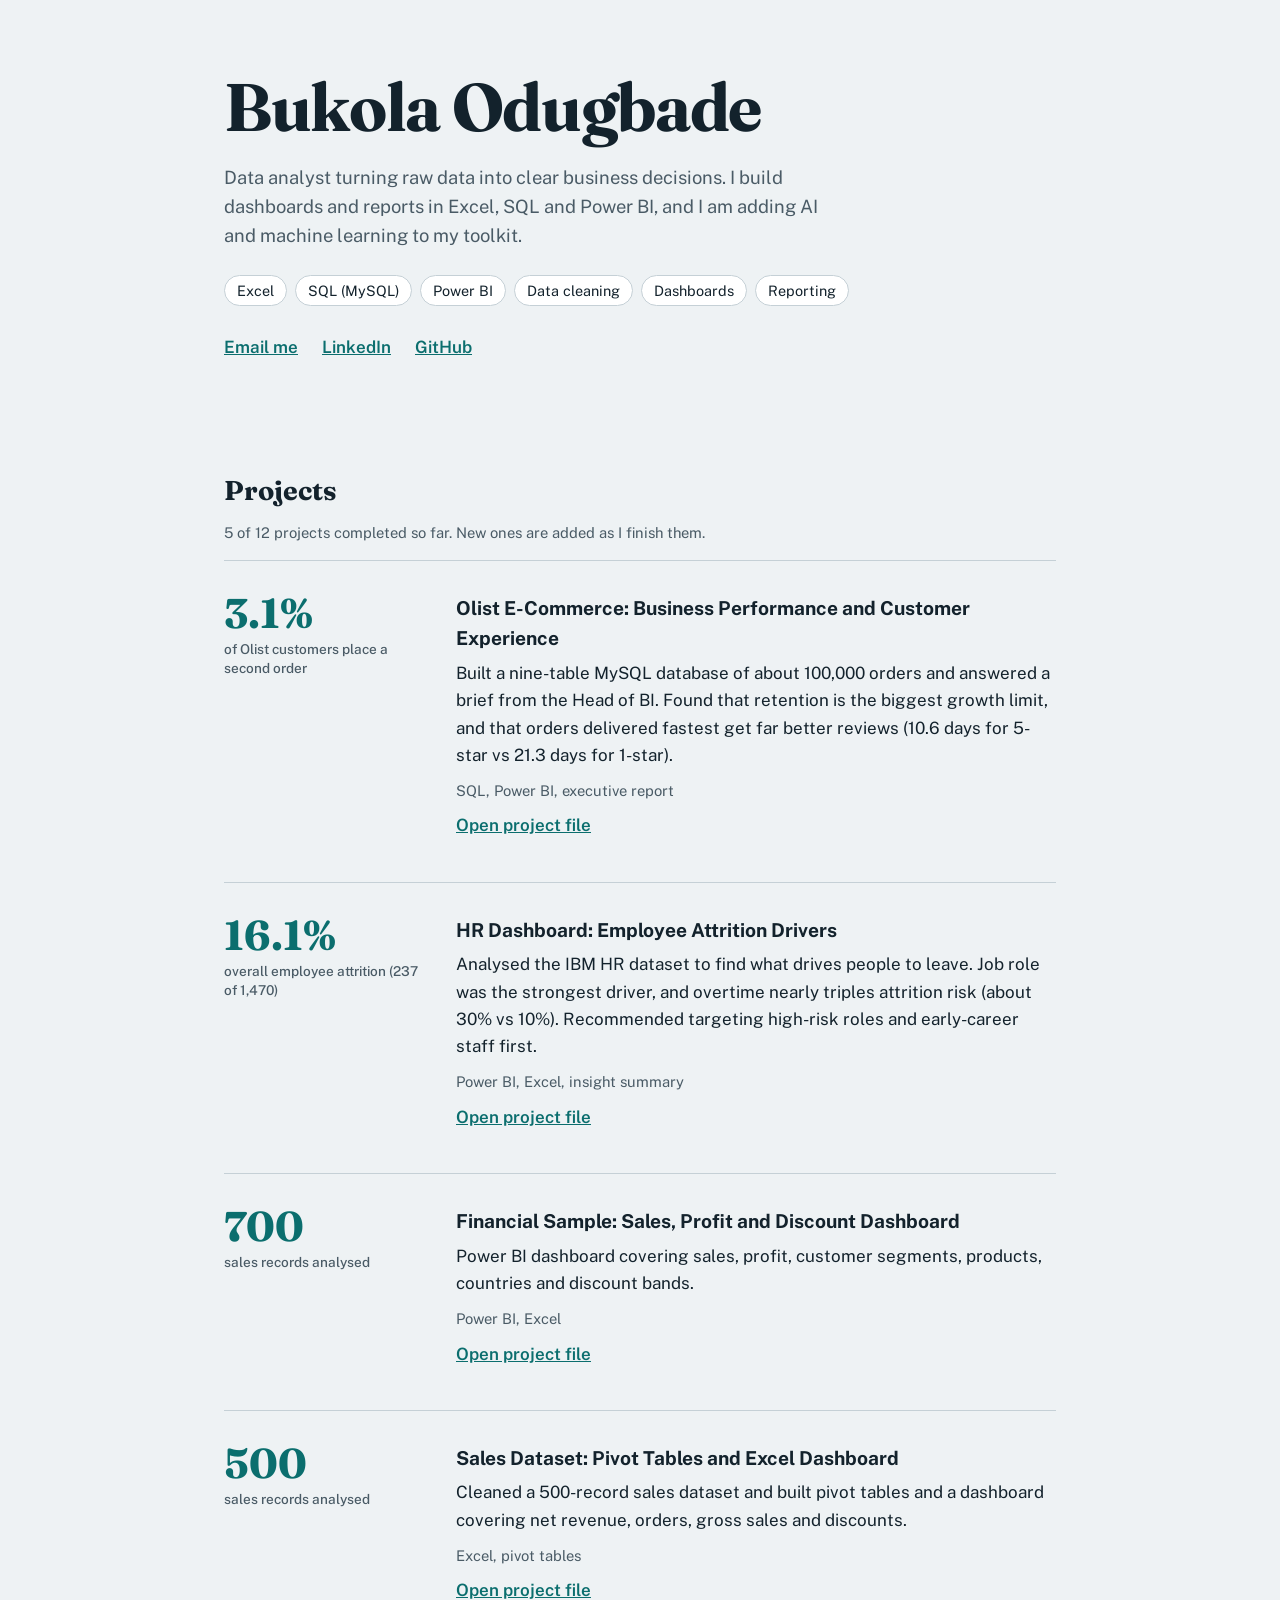
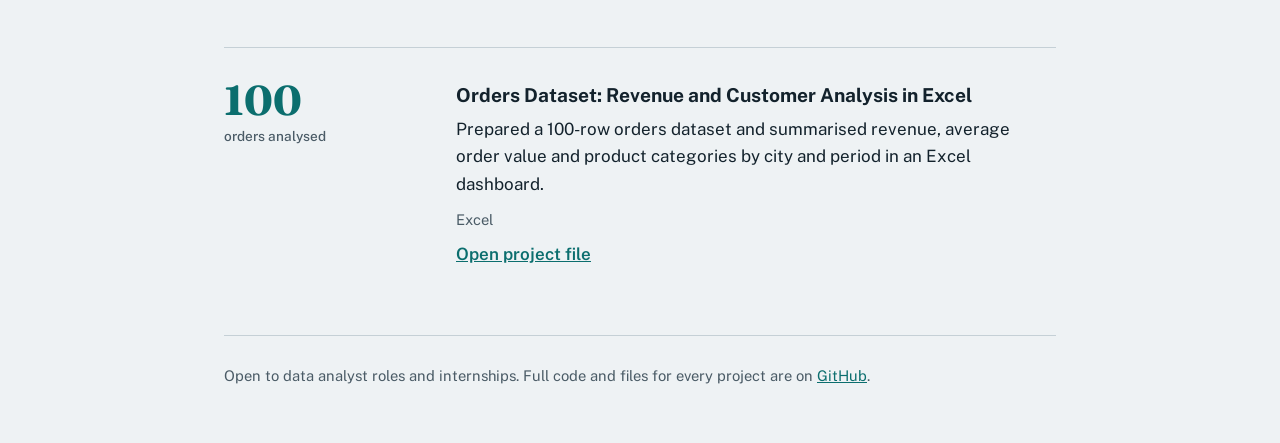
<file: index (2).html>
<!DOCTYPE html>
<html lang="en">
<head>
<meta charset="utf-8">
<meta name="viewport" content="width=device-width, initial-scale=1">
<title>Bukola Odugbade | Data Analyst Portfolio</title>
<meta name="description" content="Data analysis projects in Excel, SQL and Power BI by Bukola Odugbade.">
<link rel="preconnect" href="https://fonts.googleapis.com">
<link href="https://fonts.googleapis.com/css2?family=Fraunces:opsz,wght@9..144,600;9..144,700&family=Public+Sans:wght@400;500;600&display=swap" rel="stylesheet">
<style>
:root{--bg:#EEF2F4;--ink:#13222C;--muted:#4A5B66;--line:#C5D0D6;--accent:#0B6E6E;--panel:#FFFFFF}
@media (prefers-color-scheme:dark){:root{--bg:#0F1A21;--ink:#E7EEF1;--muted:#9FB0BA;--line:#27384244;--accent:#5CC8C0;--panel:#16252E}}
*{box-sizing:border-box}
html{scroll-behavior:smooth}
body{margin:0;background:var(--bg);color:var(--ink);font:400 17px/1.6 "Public Sans",system-ui,sans-serif}
a{color:var(--accent)}
a:focus-visible{outline:3px solid var(--accent);outline-offset:3px}
.wrap{max-width:880px;margin:0 auto;padding:0 24px}
header{padding:72px 0 40px}
h1{font:700 clamp(2.4rem,7vw,4.2rem)/1.05 Fraunces,Georgia,serif;margin:0 0 20px;letter-spacing:-.02em}
.lead{max-width:34em;color:var(--muted);font-size:1.15rem;margin:0 0 24px}
.tools{display:flex;flex-wrap:wrap;gap:8px;margin:0 0 28px;padding:0;list-style:none}
.tools li{border:1px solid var(--line);padding:3px 12px;border-radius:99px;font-size:.9rem;background:var(--panel)}
.contact a{margin-right:20px;font-weight:600}
h2{font:700 1.7rem/1.2 Fraunces,Georgia,serif;margin:56px 0 8px}
.project{display:grid;grid-template-columns:200px 1fr;gap:8px 32px;padding:32px 0;border-top:1px solid var(--line)}
.stat{font:700 2.6rem/1 Fraunces,Georgia,serif;color:var(--accent)}
.stat small{display:block;font:500 .85rem/1.4 "Public Sans",sans-serif;color:var(--muted);margin-top:6px}
.project h3{margin:0 0 6px;font-size:1.2rem}
.project p{margin:0 0 10px;max-width:60ch}
.meta{color:var(--muted);font-size:.92rem}
.links a{margin-right:18px;font-weight:600}
footer{border-top:1px solid var(--line);margin-top:24px;padding:28px 0 56px;color:var(--muted);font-size:.92rem}
@media (max-width:640px){.project{grid-template-columns:1fr}}
</style>
</head>
<body>
<div class="wrap">
<header>
  <h1>Bukola Odugbade</h1>
  <p class="lead">Data analyst turning raw data into clear business decisions. I build dashboards and reports in Excel, SQL and Power BI, and I am adding AI and machine learning to my toolkit.</p>
  <ul class="tools"><li>Excel</li><li>SQL (MySQL)</li><li>Power BI</li><li>Data cleaning</li><li>Dashboards</li><li>Reporting</li></ul>
  <p class="contact">
    <a href="mailto:YOUR_EMAIL@example.com">Email me</a>
    <a href="https://www.linkedin.com/in/YOUR-LINKEDIN/">LinkedIn</a>
    <a href="https://github.com/BukolaOdugbade">GitHub</a>
  </p>
</header>

<main>
<h2>Projects</h2>
<p class="meta">5 of 12 projects completed so far. New ones are added as I finish them.</p>

<article class="project">
  <div class="stat">3.1%<small>of Olist customers place a second order</small></div>
  <div>
    <h3>Olist E-Commerce: Business Performance and Customer Experience</h3>
    <p>Built a nine-table MySQL database of about 100,000 orders and answered a brief from the Head of BI. Found that retention is the biggest growth limit, and that orders delivered fastest get far better reviews (10.6 days for 5-star vs 21.3 days for 1-star).</p>
    <p class="meta">SQL, Power BI, executive report</p>
    <p class="links"><a href="https://github.com/BukolaOdugbade/BukolaOdugbade.github.io/blob/main/Project%204%20of%2012%20Olistic%20E-commerce.pbix">Open project file</a></p>
  </div>
</article>

<article class="project">
  <div class="stat">16.1%<small>overall employee attrition (237 of 1,470)</small></div>
  <div>
    <h3>HR Dashboard: Employee Attrition Drivers</h3>
    <p>Analysed the IBM HR dataset to find what drives people to leave. Job role was the strongest driver, and overtime nearly triples attrition risk (about 30% vs 10%). Recommended targeting high-risk roles and early-career staff first.</p>
    <p class="meta">Power BI, Excel, insight summary</p>
    <p class="links"><a href="https://github.com/BukolaOdugbade/BukolaOdugbade.github.io/blob/main/Project%203%20of%2012%20%28HR%20Dashboard%29.pbix">Open project file</a></p>
  </div>
</article>

<article class="project">
  <div class="stat">700<small>sales records analysed</small></div>
  <div>
    <h3>Financial Sample: Sales, Profit and Discount Dashboard</h3>
    <p>Power BI dashboard covering sales, profit, customer segments, products, countries and discount bands.</p>
    <p class="meta">Power BI, Excel</p>
    <p class="links"><a href="https://github.com/BukolaOdugbade/BukolaOdugbade.github.io/blob/main/Project%205%20of%2012%20%28Financial%20Sample%29.pbix">Open project file</a></p>
  </div>
</article>

<article class="project">
  <div class="stat">500<small>sales records analysed</small></div>
  <div>
    <h3>Sales Dataset: Pivot Tables and Excel Dashboard</h3>
    <p>Cleaned a 500-record sales dataset and built pivot tables and a dashboard covering net revenue, orders, gross sales and discounts.</p>
    <p class="meta">Excel, pivot tables</p>
    <p class="links"><a href="https://github.com/BukolaOdugbade/BukolaOdugbade.github.io/blob/main/Project%202%20of%2012%20%28Sales_Dataset_500_Records%29.xlsx">Open project file</a></p>
  </div>
</article>

<article class="project">
  <div class="stat">100<small>orders analysed</small></div>
  <div>
    <h3>Orders Dataset: Revenue and Customer Analysis in Excel</h3>
    <p>Prepared a 100-row orders dataset and summarised revenue, average order value and product categories by city and period in an Excel dashboard.</p>
    <p class="meta">Excel</p>
    <p class="links"><a href="https://github.com/BukolaOdugbade/BukolaOdugbade.github.io/blob/main/Project%201%20of%2012%20%28Dataset%20With%20100%20Rows%29.xlsx">Open project file</a></p>
  </div>
</article>
</main>

<footer>Open to data analyst roles and internships. Full code and files for every project are on <a href="https://github.com/BukolaOdugbade">GitHub</a>.</footer>
</div>
</body>
</html>
</file>
